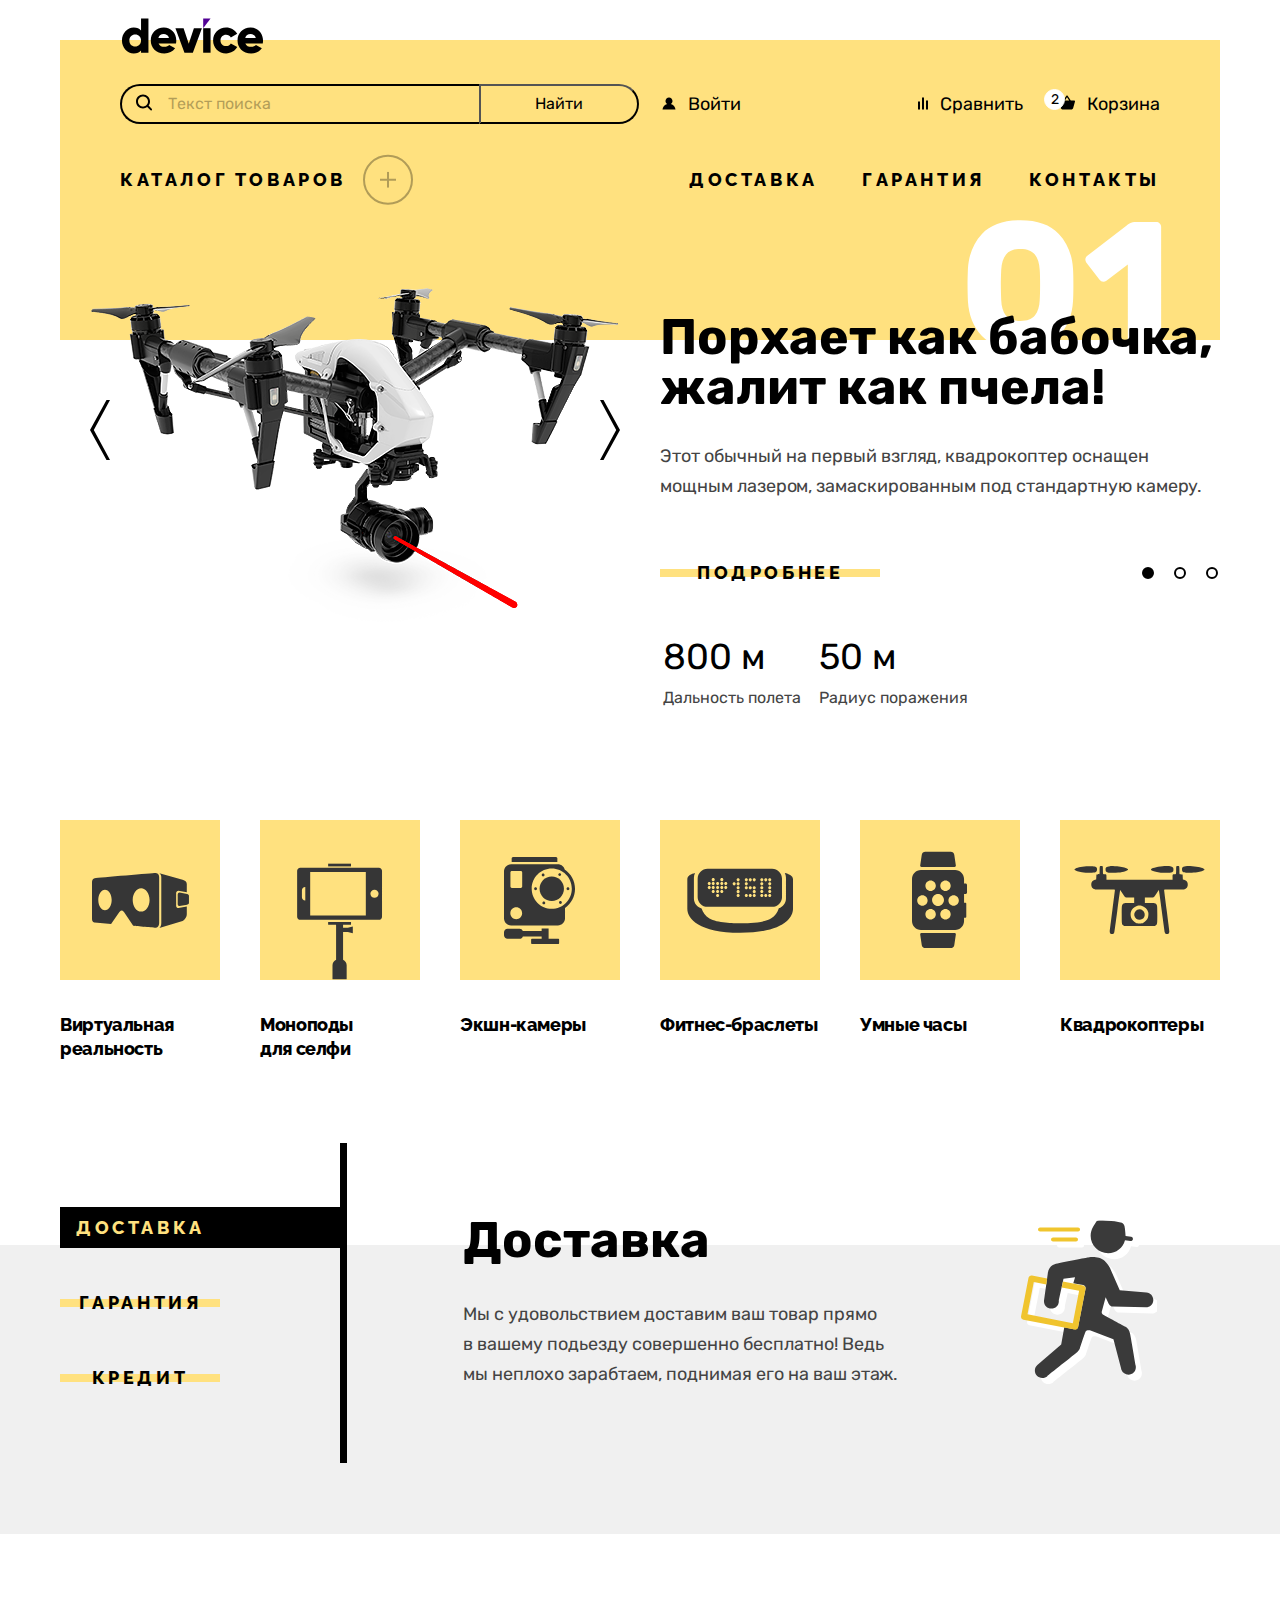
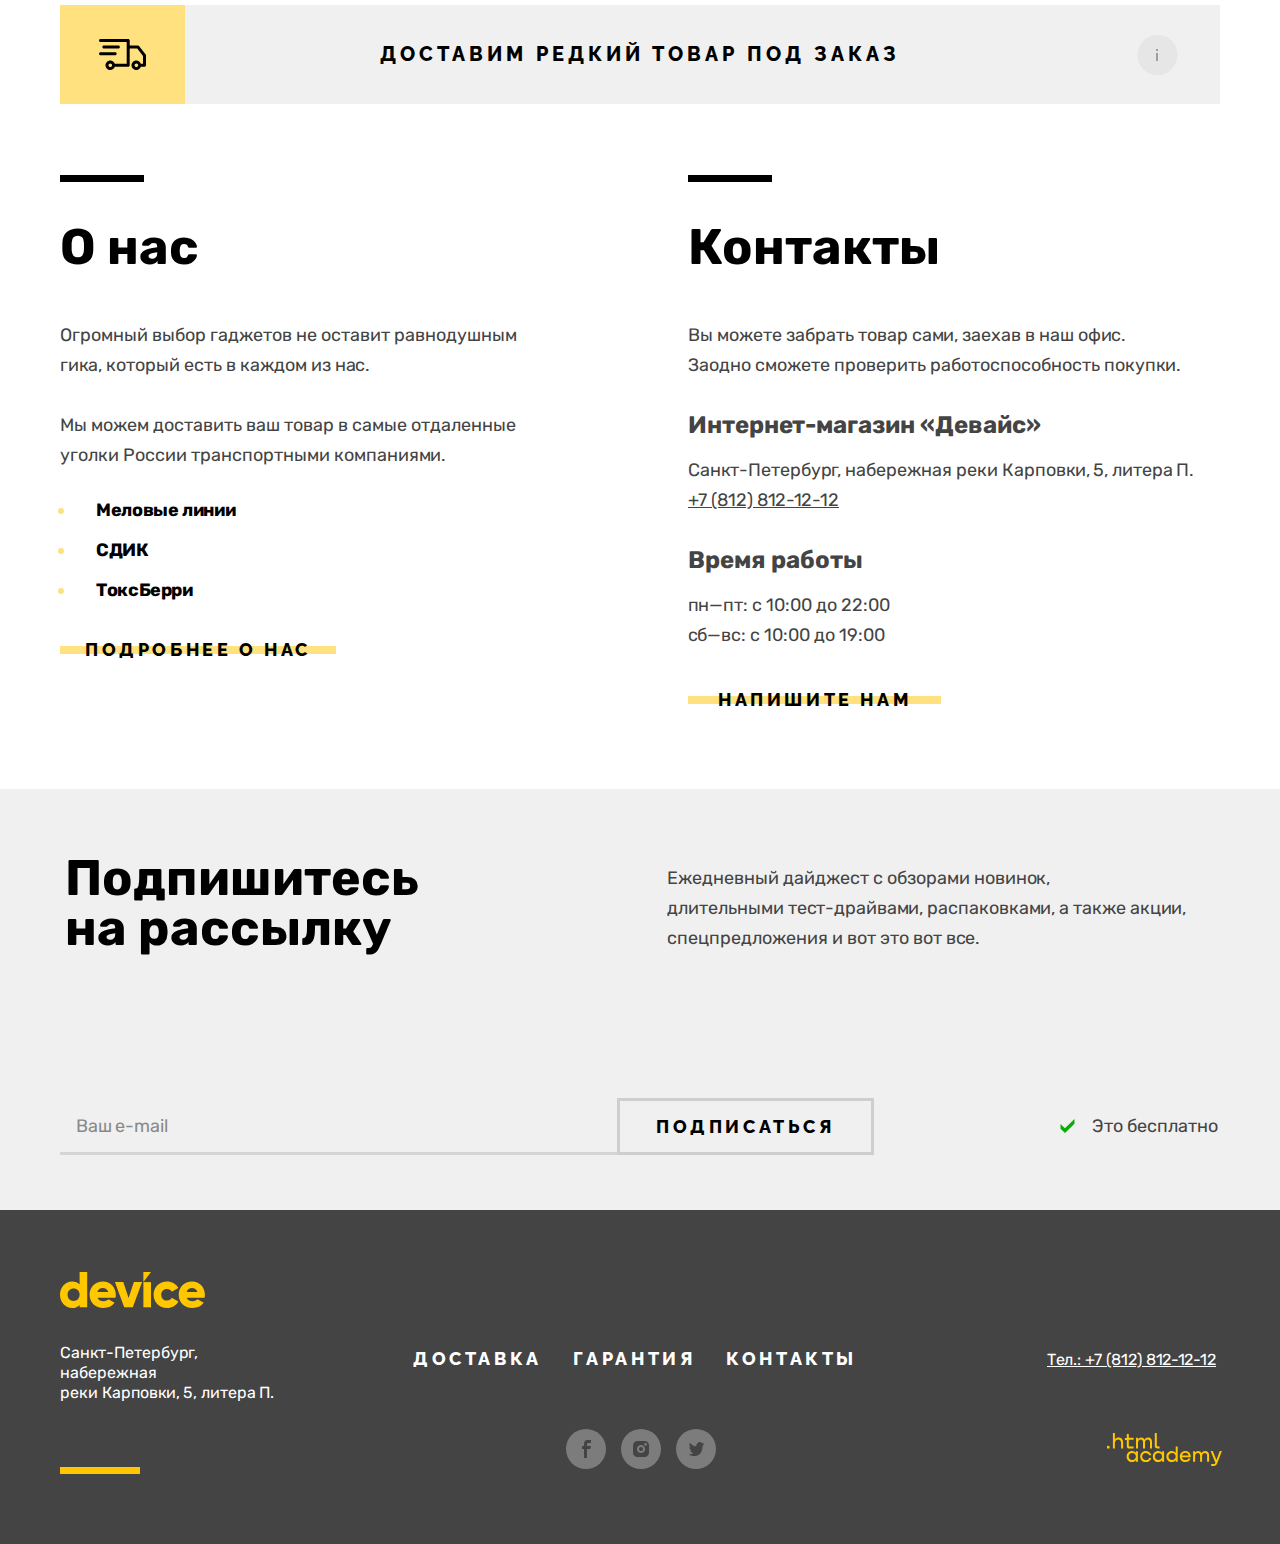
<file: index.html>
<!DOCTYPE html>
<html lang="ru">
  <head>
    <meta charset="utf-8">
    <title>HTML Academy: Девайс</title>
    <link rel="icon" type="image/png" sizes="32x32" href="images/favicon.png">
    <link rel="stylesheet" href="styles/normalize.css">
    <link rel="stylesheet" href="styles/styles.css">
  </head>
  <body>
    <header class="main-header">
      <div class="header-inner">
        <a class="logo_link" href="index.html">
          <img class="logo_img" src="images/logo_device.svg" width="145" height="36" alt="Логотип Device">
        </a>
        <nav class="site-nav">
        <form class="search-pad" method="get" action="https://echo.htmlacademy.ru/">
          <svg class="icon-search" width="16" height="17" viewBox="0 0 16 17" fill="none" xmlns="http://www.w3.org/2000/svg" aria-hidden="true" focusable="false">
              <path d="M15.7 14.6889L12.6 11.5889C13.5 10.3889 14 8.98892 14 7.38892C14 3.48892 10.9 0.388916 7 0.388916C3.1 0.388916 0 3.48892 0 7.38892C0 11.2889 3.1 14.3889 7 14.3889C8.6 14.3889 10 13.8889 11.2 12.9889L14.3 16.0889C14.5 16.2889 14.7 16.3889 15 16.3889C15.6 16.3889 16 15.9889 16 15.3889C16 15.1889 15.9 14.8889 15.7 14.6889ZM2 7.38892C2 4.58892 4.2 2.38892 7 2.38892C9.8 2.38892 12 4.58892 12 7.38892C12 10.1889 9.8 12.3889 7 12.3889C4.2 12.3889 2 10.1889 2 7.38892Z" fill="black"/>
          </svg>
          <label for="text-search"></label>
          <input type="search" id="text-search" name="search" placeholder="Текст поиска">
          <button class="search-submit" type="submit">Найти</button>
        </form>
        <ul class="navigation-user">
          <li class="user-item">
            <a class="user-link log-in" href="#">
              <svg class="icon-user" width="14" height="13" viewBox="0 0 14 13" fill="none" xmlns="http://www.w3.org/2000/svg" aria-hidden="true" focusable="false">
                <path d="M0.5 12.3889H13.5C13.3 9.78892 11.4 7.58892 8.8 6.88892C9.8 6.28892 10.5 5.18892 10.5 3.88892C10.5 1.98892 8.9 0.388916 7 0.388916C5.1 0.388916 3.5 1.98892 3.5 3.88892C3.5 5.18892 4.2 6.28892 5.2 6.88892C2.6 7.58892 0.7 9.78892 0.5 12.3889Z" fill="black"/>
              </svg>
              Войти
            </a>
          </li>
          <li class="user-item">             
            <a class="user-link compare" href="#">
              <svg class="icon-user" width="10" height="13" viewBox="0 0 10 13" fill="none" xmlns="http://www.w3.org/2000/svg" aria-hidden="true" focusable="false">
                <path d="M6 0.388916H4V12.3889H6V0.388916Z" fill="black"/>
                <path d="M2 4.38892H0V12.3889H2V4.38892Z" fill="black"/>
                <path d="M10 3.38892H8V12.3889H10V3.38892Z" fill="black"/>
              </svg> 
              Сравнить
            </a>
          </li>
          <li class="user-item">
            <a class="user-link cart" href="#">
              <span class="item-counter">2</span>
              <svg class="icon-user" width="16" height="15" viewBox="0 0 16 15" fill="none" xmlns="http://www.w3.org/2000/svg" aria-hidden="true" focusable="false">
                <path d="M15.3 5.38892L11.8 5.58892L8.6 0.688916C8.5 0.488916 8.2 0.388916 8 0.388916C7.8 0.388916 7.5 0.488916 7.4 0.688916L4.2 5.58892H0.7C0.3 5.58892 0 5.88892 0 6.28892C0 6.38892 0 6.38892 0 6.48892L1.9 13.2889C2.1 13.9889 2.6 14.3889 3.3 14.3889H12.7C13.4 14.3889 13.9 13.9889 14.1 13.2889L16 6.38892C16 6.28892 16 6.28892 16 6.18892C16 5.78892 15.7 5.38892 15.3 5.38892ZM8 2.28892L10.2 5.48892H5.9L8 2.28892Z" fill="black"/>
              </svg>
              Корзина
            </a>
              <div class="mini-cart">
                <svg class="mini-cart-arrow" width="14" height="7" viewBox="0 0 14 7" fill="none" xmlns="http://www.w3.org/2000/svg" aria-hidden="true" focusable="false">
                  <path d="M14 6.77783H0L7 0.777832L14 6.77783Z" fill="black"/>
                </svg>
                <ul class="mini-cart-items">
                  <li>
                    <a class="mini-cart-item" href="#">
                      <img src="images/product-1.png" height="43" width="43" alt="Фото Любительской селфи-палки">
                      Любительская<br>селфи-палка
                    </a>
                    <button class="delete-item" type="button">
                      <svg width="10" height="11" viewBox="0 0 10 11" fill="none" xmlns="http://www.w3.org/2000/svg">
                        <path d="M10 1.68692L9.09091 0.777832L5 4.86874L0.909091 0.777832L0 1.68692L4.09091 5.77783L0 9.86874L0.909091 10.7778L5 6.68692L9.09091 10.7778L10 9.86874L5.90909 5.77783L10 1.68692Z" fill="white"/>
                      </svg>
                    </button>
                  </li>
                  <li>
                    <a class="mini-cart-item" href="#">
                      <img src="images/product-2.png" height="43" width="43" alt="Фото Профессиональной селфи-палки">
                      Профессиональная<br>селфи-палка
                    </a>
                    <button class="delete-item" type="button">
                      <svg width="10" height="11" viewBox="0 0 10 11" fill="none" xmlns="http://www.w3.org/2000/svg">
                        <path d="M10 1.68692L9.09091 0.777832L5 4.86874L0.909091 0.777832L0 1.68692L4.09091 5.77783L0 9.86874L0.909091 10.7778L5 6.68692L9.09091 10.7778L10 9.86874L5.90909 5.77783L10 1.68692Z" fill="white"/>
                      </svg>
                    </button>
                  </li>
                </ul>
                <ul class="about-mini-cart">
                  <li class="info-mini-cart">
                    Товаров: 2
                  </li>
                  <li class="info-mini-cart">
                    Сумма: 2000 ₽
                  </li>
                </ul>
                <a class="open-cart-button" href="#">
                  Открыть корзину
                </a>
              </div>
          </li>
        </ul>
      </nav>
      <nav class="site-nav">
        <button class="open-catalog" type="button">
          <b>Каталог товаров</b>
          <svg width="50" height="51" viewBox="0 0 50 51" fill="none" xmlns="http://www.w3.org/2000/svg" aria-hidden="true" focusable="false">
            <circle cx="25" cy="25.787" r="24" stroke="black" stroke-width="2"/>
            <g clip-path="url(#clip0_11423_1729)">
            <path d="M33 24.787H26V17.787H24V24.787H17V26.787H24V33.787H26V26.787H33V24.787Z" fill="black"/>
          </g>
          <defs>
            <clipPath id="clip0_11423_1729">
              <rect width="16" height="16" fill="white" transform="translate(17 17.787)"/>
            </clipPath>
          </defs>
          </svg>
        </button>
          <div class="menu-container">
            <ul class="menu-pages">
              <li class="menu-page">
                <a class="menu-link" href="#">Виртуальная реальность</a>
              </li>
              <li class="menu-page">
                <a class="menu-link" href="catalog.html">Моноподы для cелфи</a>
              </li>
              <li class="menu-page">
                <a class="menu-link" href="#">Экшн-камеры</a>
              </li>
              <li class="menu-page">
                <a class="menu-link" href="#">Фитнес-браслеты</a>
              </li>
              <li class="menu-page">
                <a class="menu-link" href="#">Умные часы</a>
              </li>
              <li class="menu-page">
              </li>
              <li class="menu-page">
                <a class="menu-link" href="#">Квадрокоптеры</a>
              </li>
            </ul>
          </div>
        <ul class="navigation-site">
          <li class="navigation-item">
            <a class="navigation-link" href="#">Доставка</a>
          </li>
          <li class="navigation-item">
            <a class="navigation-link" href="#">Гарантия</a>
          </li>
          <li class="navigation-item">
            <a class="navigation-link" href="#">Контакты</a>
          </li>
        </ul>
      </nav>
    </div>
    </header>
    <main class="index-main">
      <div class="page-container">
      <h1 class="visually-hidden">Интернет-магазин &laquo;Девайс&raquo;</h1>
      <section class="bestsellers index-columns">
        <h2 class="visually-hidden">Бестселлеры</h2>
        <div class="bestseller-item-photo">
          <img class="slider-image" src="images/slider-1.png" width="560" height="560" alt="Товар бестселлер">
          <button class="slider-button slider-prev" type="button">
            <svg width="20" height="60" viewBox="0 0 20 60" fill="none" xmlns="http://www.w3.org/2000/svg" aria-hidden="true" focusable="false">
              <path d="M20 60H16.5L0 30L16.5 0H20L3.8 30L20 60Z" fill="black"/>
            </svg>
          </button>
          <button class="slider-button slider-next" type="button">
            <svg width="20" height="60" viewBox="0 0 20 60" fill="none" xmlns="http://www.w3.org/2000/svg" aria-hidden="true" focusable="false">
              <path d="M-5.24537e-06 1.74846e-06L3.49999 1.44248e-06L20 30L3.5 60L0 60L16.2 30L-5.24537e-06 1.74846e-06Z" fill="black"/>
            </svg>
          </button>
        </div>
        <div class="bestseller-item-decription">
          <h2 class="titles head-decription">Порхает как бабочка,<br>жалит как пчела! </h2>
          <span class="bestseller-description">
            Этот обычный на первый взгляд, квадрокоптер оснащен<br>
            мощным лазером, замаскированным под стандартную камеру.
          </span>
          <div class="slider-container">
            <a class="link-item" href="#">Подробнее</a>
            <div class="slider-number">
              <a href="#" class="slider-point slider-1 active">
                <svg width="12" height="12" viewBox="0 0 12 12" fill="none" xmlns="http://www.w3.org/2000/svg" aria-hidden="true" focusable="false">
                  <circle cx="6" cy="6" r="5" fill="black" stroke="black" stroke-width="2"/>
                </svg>
              </a>
              <a href="#" class="slider-point slider-2">
                <svg width="12" height="12" viewBox="0 0 12 12" fill="none" xmlns="http://www.w3.org/2000/svg" aria-hidden="true" focusable="false">
                  <circle cx="6" cy="6" r="5" fill="white" stroke="black" stroke-width="2"/>
                </svg>
              </a>
              <a href="#" class="slider-point slider-3">
                <svg width="12" height="12" viewBox="0 0 12 12" fill="none" xmlns="http://www.w3.org/2000/svg" aria-hidden="true" focusable="false">
                  <circle cx="6" cy="6" r="5" fill="white" stroke="black" stroke-width="2"/>
                </svg>
              </a>
            </div>
          </div>
          <table class="item-config">
            <tr>
              <td class="table-cell config">800 м</td>
              <td class="table-cell config">50 м</td>
            </tr>
            <tr>
              <td class="table-cell config-about">Дальность полета</td>
              <td class="table-cell config-about">Радиус поражения</td>
            </tr>
          </table>
        </div>
      </section>
      <section class="catalog index-columns">
        <h2 class="visually-hidden">Категории товаров</h2>
        <ul class="catalog-list index-columns">
          <li class="catalog-item">
            <a class="catalog-link" href="#">
              <div class="catalog-item-back">
                <img class="catalog-icon" src="images/virt-icon.svg" height="55" width="97" alt="Иконка очков виртуальной реальности">
              </div>
              <p>Виртуальная<br>реальность</p>
            </a>
          </li>
          <li class="catalog-item"> 
            <a class="catalog-link" href="catalog.html">
              <div class="catalog-item-back">
                <img class="catalog-icon monopod-icon" src="images/mono-icon.svg" height="117" width="86" alt="Иконка моноподов">
              </div>
              <p>Моноподы<br>для селфи</p>
            </a>
          </li>
          <li class="catalog-item">
            <a class="catalog-link" href="#">
              <div class="catalog-item-back">
                <img class="catalog-icon" src="images/action-icon.svg" height="87" width="72" alt="Иконка экшн-камер">
              </div>
              <p>Экшн-камеры</p>
            </a>
          </li>
          <li class="catalog-item">
            <a class="catalog-link" href="#">
              <div class="catalog-item-back">
                <img class="catalog-icon" src="images/fitness-icon.svg" height="65" width="107" alt="Иконка фитнес-браслетов">
              </div>
              <p>Фитнес-браслеты</p>
            </a>
          </li>
          <li class="catalog-item">
            <a class="catalog-link" href="#">
              <div class="catalog-item-back">
                <img class="catalog-icon" src="images/smart-icon.svg" height="98" width="56" alt="Иконка умных-часов">
              </div>
              <p>Умные часы</p>
            </a>
          </li>
          <li class="catalog-item">
            <a class="catalog-link" href="#">
              <div class="catalog-item-back">
                <img class="catalog-icon" src="images/quad-icon.svg" height="69" width="132" alt="Иконка квадракоптеров">
              </div>
              <p>Квадрокоптеры</p>
            </a>
          </li>
        </ul>
      </section>
    </div>
      <section class="services">
        <div class="page-container index-columns">
        <h2 class="visually-hidden">Сервисы</h2>
        <div class="info-services">
        <ul class="info-list">
          <li class="services-item delivery"><button class="link-item active" type="button">Доставка</button></li>
          <li class="services-item warranty"><button class="link-item" type="button">Гарантия</button></li>
          <li class="services-item credit"><button class="link-item" type="button">Кредит</button></li>
        </ul>
      </div>
        <div class="services-about delivery">
          <h2 class="titles">Доставка</h2>
          <span>Мы с удовольствием доставим ваш товар прямо <br>
            в вашему подьезду совершенно бесплатно! Ведь <br>
            мы неплохо зарабтаем, поднимая его на ваш этаж.
          </span>
        </div>
      </div>
      </section>
      <div class="page-container">
      <section class="about-rare-item">
        <h2 class="visually-hidden">Редкие товары</h2>
        <a class="rare-link" href="#">
          <div class="rare-container">
          <div class="rare-icon-1"></div>
          <div class="rare-list">           
            <p>Доставим редкий товар под заказ</p>
          </div>
          <div class="rare-icon-2"></div>
        </div>
        </a>
      </section>
      <div class="index-columns">
      <section class="about-us">
        <div class="black-icon"></div>
        <h2 class="titles">О нас</h2>
        <span>
          Огромный выбор гаджетов не оставит равнодушным <br>
          гика, который есть в каждом из нас.
        </span>
        <span class="del-com">
          Мы можем доставить ваш товар в самые отдаленные <br>
          уголки России транспортными компаниями.
        </span>
        <ul class="delivery-company">
          <li><b>Меловые линии</b></li>
          <li><b>СДИК</b></li>
          <li><b>ТоксБерри</b></li>
        </ul>
        <a href="#" class="link-item">Подробнее о нас</a>
      </section>
      <section class="contacts">
        <div class="black-icon"></div>
        <h2 class="titles">Контакты</h2>
        <span class="where-get-order">
          Вы можете забрать товар сами, заехав в наш офис. <br>
          Заодно сможете проверить работоспособность покупки.
        </span>
        <h3 class="contacts-titles">Интернет-магазин &laquo;Девайс&raquo;</h3>
        <span class="adress">
          Санкт-Петербург, набережная реки Карповки, 5, литера П.
        </span> <br>
        <a class="contacts-phone" href="tel:+78128121212">+7 (812) 812-12-12</a>
        <h3 class="contacts-titles">Время работы</h3>
        <span class="opening-hours">пн&mdash;пт: с 10:00 до 22:00 <br>
        сб&mdash;вс: с 10:00 до 19:00</span>
        <a href="#" class="link-item">Напишите нам</a>
      </section>
    </div>
  </div>
      <section class="email">
        <div class="page-container">
        <div class="email-inner">
        <h2 class="titles">Подпишитесь на рассылку</h2>
        <span>
          Ежедневный дайджест с обзорами новинок,<br>
          длительными тест-драйвами, распаковками, а также акции,<br>
          спецпредложения и вот это вот все.
        </span>
        <form method="get" action="https://echo.htmlacademy.ru/">
          <label for="email"></label>
          <input type="email" id="email" name="email" placeholder="Ваш e-mail">
          <button type="submit" class="sub-email">Подписаться</button>
        </form>
        <div class="its-free">
          <span>Это бесплатно</span>
        </div>
      </div>
    </div>
      </section>
    </main>
    <footer class="main-footer">
      <div class="footer-inner">
      <div class="footer-cotacts">
      <a class="logo_link" href="index.html">
        <img class="logo_img" src="images/logo_device_orange.svg" width="145" height="36" alt="Логотип Device">
      </a>
      <span>
        Санкт-Петербург, набережная<br>реки Карповки, 5, литера П.
      </span>
      <div class="yellow-stuff"></div>
      </div>
      <div class="footer-nav-inner">
      <nav class="footer-nav"> 
        <ul class="navigation-site">
          <li class="navigation-item"><a href="#" class="navigation-link">Доставка</a></li>
          <li class="navigation-item"><a href="#" class="navigation-link">Гарантия</a></li>
          <li class="navigation-item"><a href="#" class="navigation-link">Контакты</a></li>
        </ul>
      </nav>
      <ul class="socials">
        <li>
          <a class="social-link" href="https://www.facebook.com/htmlacademy">
            <svg width="9" height="18" viewBox="0 0 9 18" fill="none" xmlns="http://www.w3.org/2000/svg" aria-hidden="true" focusable="false">
              <path d="M6.5 3H9V0H5.6C2.8 0 2 1.7 2 4.2V6H0V9H2V18H5V9H8.3L8.9 6H5V4.5C5 3.7 5.3 3 6.5 3Z" fill="#444444"/>
            </svg>
            <span class="visually-hidden">Фейсбук</span>
          </a>
       </li>
        <li>
          <a class="social-link" href="https://www.instagram.com/htmlacademy/">
            <svg width="16" height="16" viewBox="0 0 16 16" fill="none" xmlns="http://www.w3.org/2000/svg" aria-hidden="true" focusable="false">
              <path d="M8 10C9.10457 10 10 9.10457 10 8C10 6.89543 9.10457 6 8 6C6.89543 6 6 6.89543 6 8C6 9.10457 6.89543 10 8 10Z" fill="#444444"/>
              <path d="M14.7 1.3C13.8 0.4 12.7 0 11.3 0H4.7C1.9 0 0 1.9 0 4.7V11.3C0 12.7 0.4 13.9 1.4 14.7C2.3 15.6 3.4 16 4.7 16H11.3C12.7 16 13.9 15.6 14.7 14.7C15.5 13.8 16 12.7 16 11.3V4.7C16 3.3 15.6 2.1 14.7 1.3ZM8 12.1C5.8 12.1 3.9 10.3 3.9 8C3.9 5.7 5.8 3.9 8 3.9C10.2 3.9 12.1 5.7 12.1 8C12.1 10.3 10.2 12.1 8 12.1ZM12.6 4.7C11.9 4.7 11.3 4.2 11.3 3.4C11.3 2.6 11.8 2.1 12.6 2.1C13.3 2.1 13.9 2.7 13.9 3.4C13.9 4.1 13.3 4.7 12.6 4.7Z" fill="#444444"/>
            </svg>
            <span class="visually-hidden">Инстаграм</span>
          </a>
        </li>
        <li>
          <a class="social-link" href="https://twitter.com/htmlacademy_ru">
            <svg width="15" height="15" viewBox="0 0 15 15" fill="none" xmlns="http://www.w3.org/2000/svg" aria-hidden="true" focusable="false">
              <path d="M9.7 0.155143C11.2 -0.344857 12.3 0.455143 12.9 1.25514C13.4 1.05514 14 0.855143 14.6 0.655143C14.6 1.45514 14.1 2.05514 13.8 2.25514C14.5 2.45514 15 1.85514 15 1.85514C14.9 2.75514 14.1 3.55514 13.6 3.75514C13.4 10.0551 10.8 14.1551 4.7 14.0551C4.2 14.0551 4.8 14.0551 4.3 14.0551C4 14.0551 0.6 13.6551 0 12.2551C2 12.4551 3.4 11.8551 4.1 11.1551C3.3 10.8551 1.7 10.7551 1.5 8.35514C1.8 8.55514 2 8.65514 2.6 8.55514C1.5 7.75514 0.3 7.05514 0.4 5.05514C0.7 5.35514 1.3 5.55514 1.6 5.45514C1 5.25514 -0.2 2.35514 0.8 0.855143C2.4 2.55514 4.1 4.25514 7.1 4.35514C7.3 2.25514 8.1 0.855143 9.7 0.155143Z" fill="#444444"/>
            </svg>
            <span class="visually-hidden">Твиттер</span>
          </a>
        </li>
      </ul>
      </div>
      <div class="footer-tel">
      <a class="contacts-phone" href="tel:+78128121212">Тел.: +7 (812) 812-12-12</a>
      <a class="logo_academy" href="https://htmlacademy.ru/">
        <svg width="115" height="33" viewBox="0 0 115 33" fill="#FFC700" xmlns="http://www.w3.org/2000/svg" aria-hidden="true" focusable="false">
          <path d="M0 12.9V15.5H2.5V12.9H0Z" fill="#FFC700"/>
          <path d="M11.6 4.5C10 4.5 8.8 5.2 8 6.2H7.9V0H5.9V15.5H7.9V10.2C7.9 8.1 9.2 6.6 11.2 6.6C13 6.6 14.1 8 14.1 9.8V15.5H16.1V9.4C16.2 6.4 14.3 4.5 11.6 4.5Z" fill="#FFC700"/>
          <path d="M26.6 4.8H21.8V1.1H19.8V4.9H17.9V6.9H19.8V12.9C19.8 14.6 20.8 15.6 22.5 15.6H26.6V13.6H22.9C22.2 13.6 21.8 13.2 21.8 12.5V6.8H26.6V4.8Z" fill="#FFC700"/>
          <path d="M41.1 4.6C39.5 4.6 38.2 5.4 37.6 6.7H37.5C36.9 5.5 35.7 4.6 34.1 4.6C32.7 4.6 31.6 5.4 31 6.4H30.9V4.8H29V15.4H31V10C31 8 32 6.5 33.6 6.5C35.1 6.5 36 7.5 36 9.1V15.4H38V9.8C38 7.4 39.4 6.5 40.6 6.5C42.1 6.5 43 7.5 43 9.1V15.4H45V8.9C45.1 6.4 43.6 4.6 41.1 4.6Z" fill="#FFC700"/>
          <path d="M47.8 12.7C47.8 14.4 48.8 15.4 50.6 15.4H52.6V13.4H50.9C50.2 13.4 49.8 13 49.8 12.3V0H47.8V12.7Z" fill="#FFC700"/>
          <path d="M28.9 19.7C28 18.6 26.7 17.9 25 17.9C21.9 17.9 19.6 20.2 19.6 23.5C19.6 26.8 21.9 29.1 25 29.1C26.8 29.1 28 28.3 28.8 27.2H28.9V28.8H30.9V18.2H28.9V19.7ZM25.3 27.1C23.1 27.1 21.7 25.5 21.7 23.5C21.7 21.5 23.1 19.9 25.3 19.9C27.5 19.9 28.9 21.5 28.9 23.5C28.9 25.4 27.5 27.1 25.3 27.1Z" fill="#FFC700"/>
          <path d="M44.2 22C43.7 19.6 41.6 17.9 38.8 17.9C35.4 17.9 33.2 20.4 33.2 23.5C33.2 26.6 35.4 29.1 38.8 29.1C41.6 29.1 43.7 27.3 44.2 24.9H42.1C41.7 26.2 40.4 27.2 38.8 27.2C36.6 27.2 35.2 25.6 35.2 23.6C35.2 21.6 36.6 20 38.8 20C40.4 20 41.6 21 42.1 22.2H44.2V22Z" fill="#FFC700"/>
          <path d="M55.1 19.7C54.2 18.6 52.9 17.9 51.2 17.9C48.1 17.9 45.8 20.2 45.8 23.5C45.8 26.8 48.1 29.1 51.2 29.1C53 29.1 54.2 28.3 55 27.2H55.1V28.8H57.1V18.2H55.1V19.7ZM51.5 27.1C49.3 27.1 47.9 25.5 47.9 23.5C47.9 21.5 49.3 19.9 51.5 19.9C53.7 19.9 55.1 21.5 55.1 23.5C55.1 25.4 53.6 27.1 51.5 27.1Z" fill="#FFC700"/>
          <path d="M68.7 19.8C67.8 18.7 66.5 17.9 64.8 17.9C61.7 17.9 59.4 20.2 59.4 23.5C59.4 26.8 61.6 29.1 64.8 29.1C66.5 29.1 67.8 28.3 68.6 27.3H68.7V28.8H70.7V13.4H68.7V19.8ZM65.1 27.1C62.9 27.1 61.5 25.5 61.5 23.5C61.5 21.5 62.9 19.9 65.1 19.9C67.3 19.9 68.7 21.5 68.7 23.5C68.6 25.5 67.2 27.1 65.1 27.1Z" fill="#FFC700"/>
          <path d="M78.3 17.9C75 17.9 72.8 20.4 72.8 23.5C72.8 26.5 74.9 29.1 78.3 29.1C80.8 29.1 82.8 27.8 83.5 25.5H81.4C80.9 26.5 79.8 27.1 78.4 27.1C76.5 27.1 75.1 25.8 75 24.2H83.8C84 20.6 81.8 17.9 78.3 17.9ZM78.3 19.8C80 19.8 81.3 20.8 81.6 22.4H75.1C75.4 20.9 76.6 19.8 78.3 19.8Z" fill="#FFC700"/>
          <path d="M98.2 17.9C96.6 17.9 95.3 18.7 94.6 19.9H94.5C93.9 18.7 92.7 17.9 91.1 17.9C89.7 17.9 88.6 18.6 88 19.7V18.2H86.1V28.8H88.1V23.4C88.1 21.4 89.1 20 90.7 19.9C92.2 19.9 93.1 20.9 93.1 22.5V28.8H95.1V23.2C95.1 20.8 96.5 19.9 97.7 19.9C99.2 19.9 100.1 20.9 100.1 22.5V28.8H102.1V22.3C102.2 19.7 100.7 17.9 98.2 17.9Z" fill="#FFC700"/>
          <path d="M109.4 27L105.8 18.1H103.6L108.4 29.7C108.1 30.6 107.7 30.9 106.7 30.9H104.2V32.9H106.7C108.5 32.9 109.5 32.1 110.2 30.3L114.9 18.1H112.8L109.4 27Z" fill="#FFC700"/>
        </svg>
      </a>
    </div>
    </div>
    </footer>
    <div class="modal-container">
      <div class="modal modal-auth">
        <button class="modal-close-button">
          <span class="visually-hidden">Закрыть</span>
        </button>
        <section class="modal-content">
          <h2 class="modal-title">Личный кабинет</h2>
          <form class="auth-form" action="https://echo.htmlacademy.ru/" method="post">
            <p class="field-group">
              <label for="auth-name">Ваше имя:</label>
              <input class="auth-form-field field auth-name" type="text" id="auth-name" name="auth-name" placeholder="Введите имя">
              <svg class="modal-name" width="13" height="12" viewBox="0 0 13 12" fill="none" xmlns="http://www.w3.org/2000/svg" aria-hidden="true" focusable="false">
                <path d="M0 12H13C12.8 9.4 10.9 7.2 8.3 6.5C9.3 5.9 10 4.8 10 3.5C10 1.6 8.4 0 6.5 0C4.6 0 3 1.6 3 3.5C3 4.8 3.7 5.9 4.7 6.5C2.1 7.2 0.2 9.4 0 12Z" fill="#B3B3B3"/>
              </svg> 
            </p>
            <p class="field-group">
              <label for="auth-email">Ваш e-mail:</label>
              <input class="auth-form-field field auth-email" type="email" id="auth-email" name="auth-email" placeholder="Введите e-mail">
              <svg class="modal-email" width="15" height="12" viewBox="0 0 15 12" fill="none" xmlns="http://www.w3.org/2000/svg" aria-hidden="true" focusable="false">
                <path d="M7.6 8C7.2 8 7 7.9 6.6 7.7L0 4V11C0 11.6 0.4 12 0.9 12H14.1C14.7 12 15 11.6 15 11V4L8.5 7.7C8.1 7.9 7.9 8 7.6 8ZM14.1 0H0.9C0.4 0 0 0.5 0 1V1.8L7.5 6L15 1.8V1C15 0.5 14.6 0 14.1 0Z" fill="#B3B3B3"/>
              </svg>
            </p>
            <p class="field-group">
              <label for="auth-need">Что нужно привезти:</label>
              <input class="auth-form-field field auth-need" type="text" id="auth-need" name="auth-need" placeholder="В свободной форме">
            </p>
            <p class="field-group">
              <label class="how-much" for="auth-count">Количество:
                <svg class="tooltip-icon" width="26" height="26" viewBox="0 0 26 26" fill="none" xmlns="http://www.w3.org/2000/svg" aria-hidden="true" focusable="false">
                  <circle cx="13" cy="13" r="13" fill="#FFE17F"/>
                  <path d="M14 7H12V9H14V7Z" fill="black"/>
                  <path d="M14 11H12V19H14V11Z" fill="black"/>
                </svg>
                <b class="tooltip">
                  <svg class="tooltip-arrow" width="14" height="7" viewBox="0 0 14 7" fill="none" xmlns="http://www.w3.org/2000/svg" aria-hidden="true" focusable="false">
                    <path d="M14 6.77783H0L7 0.777832L14 6.77783Z" fill="black"/>
                  </svg>
                  Постараемся найти, сколько нужно. Привезём сколько получится по требованиям к провозу багажа.
                </b>
              </label>
                <button type="button" class="button-count minus">
                  <svg class="modal-minus" width="16" height="2" viewBox="0 0 16 2" fill="none" xmlns="http://www.w3.org/2000/svg" aria-hidden="true" focusable="false">
                    <path d="M16 0H0V2H16V0Z" fill="black"/>
                  </svg>
                </button>
                <input class="auth-form-field field auth-count" type="text" id="auth-count" name="auth-count" value="1">
                <button type="button" class="button-count plus">
                  <svg class="modal-plus" width="16" height="16" viewBox="0 0 16 16" fill="none" xmlns="http://www.w3.org/2000/svg" aria-hidden="true" focusable="false">
                    <path d="M16 7H9V0H7V7H0V9H7V16H9V9H16V7Z" fill="black"/>
                  </svg>                    
                </button>
            </p>
            <button type="submit" class="link-item">Отправить</button>
          </form>
        </section>
      </div>
    </div>
  </body>
</html>
</file>
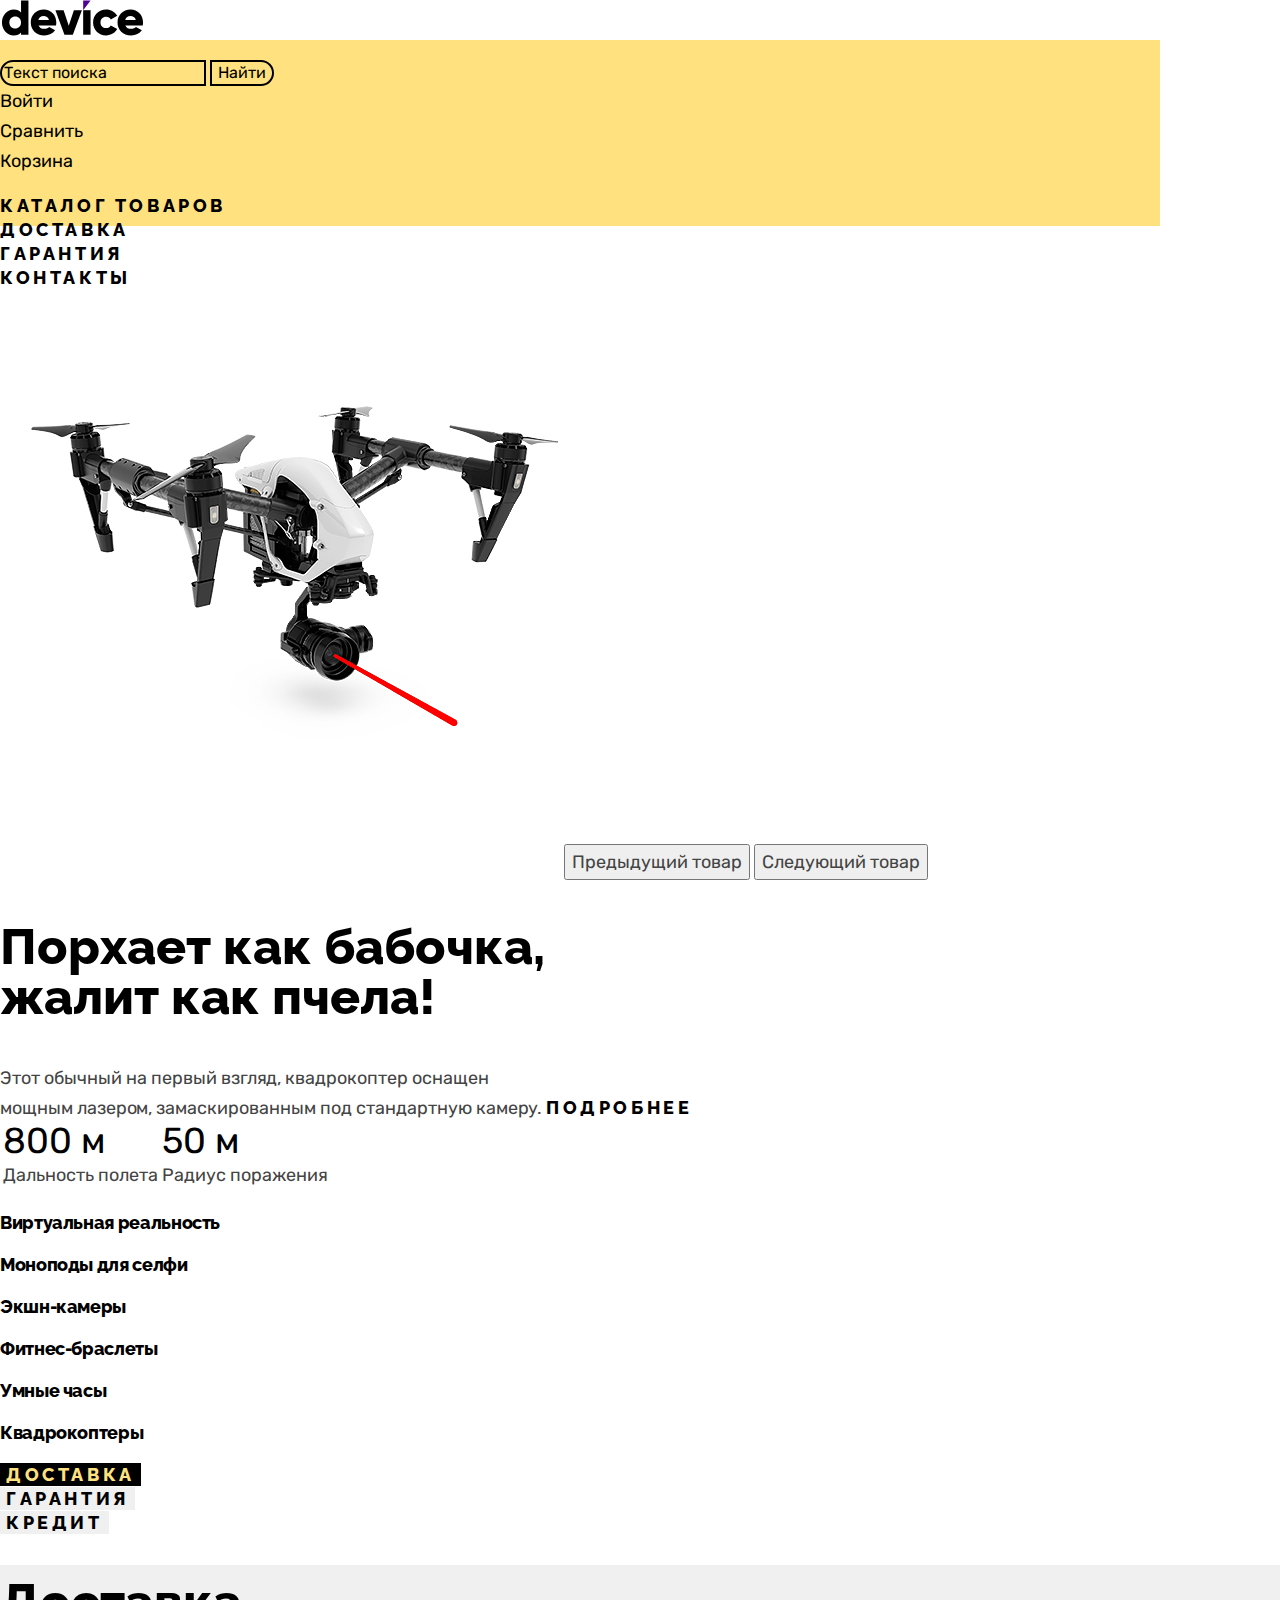
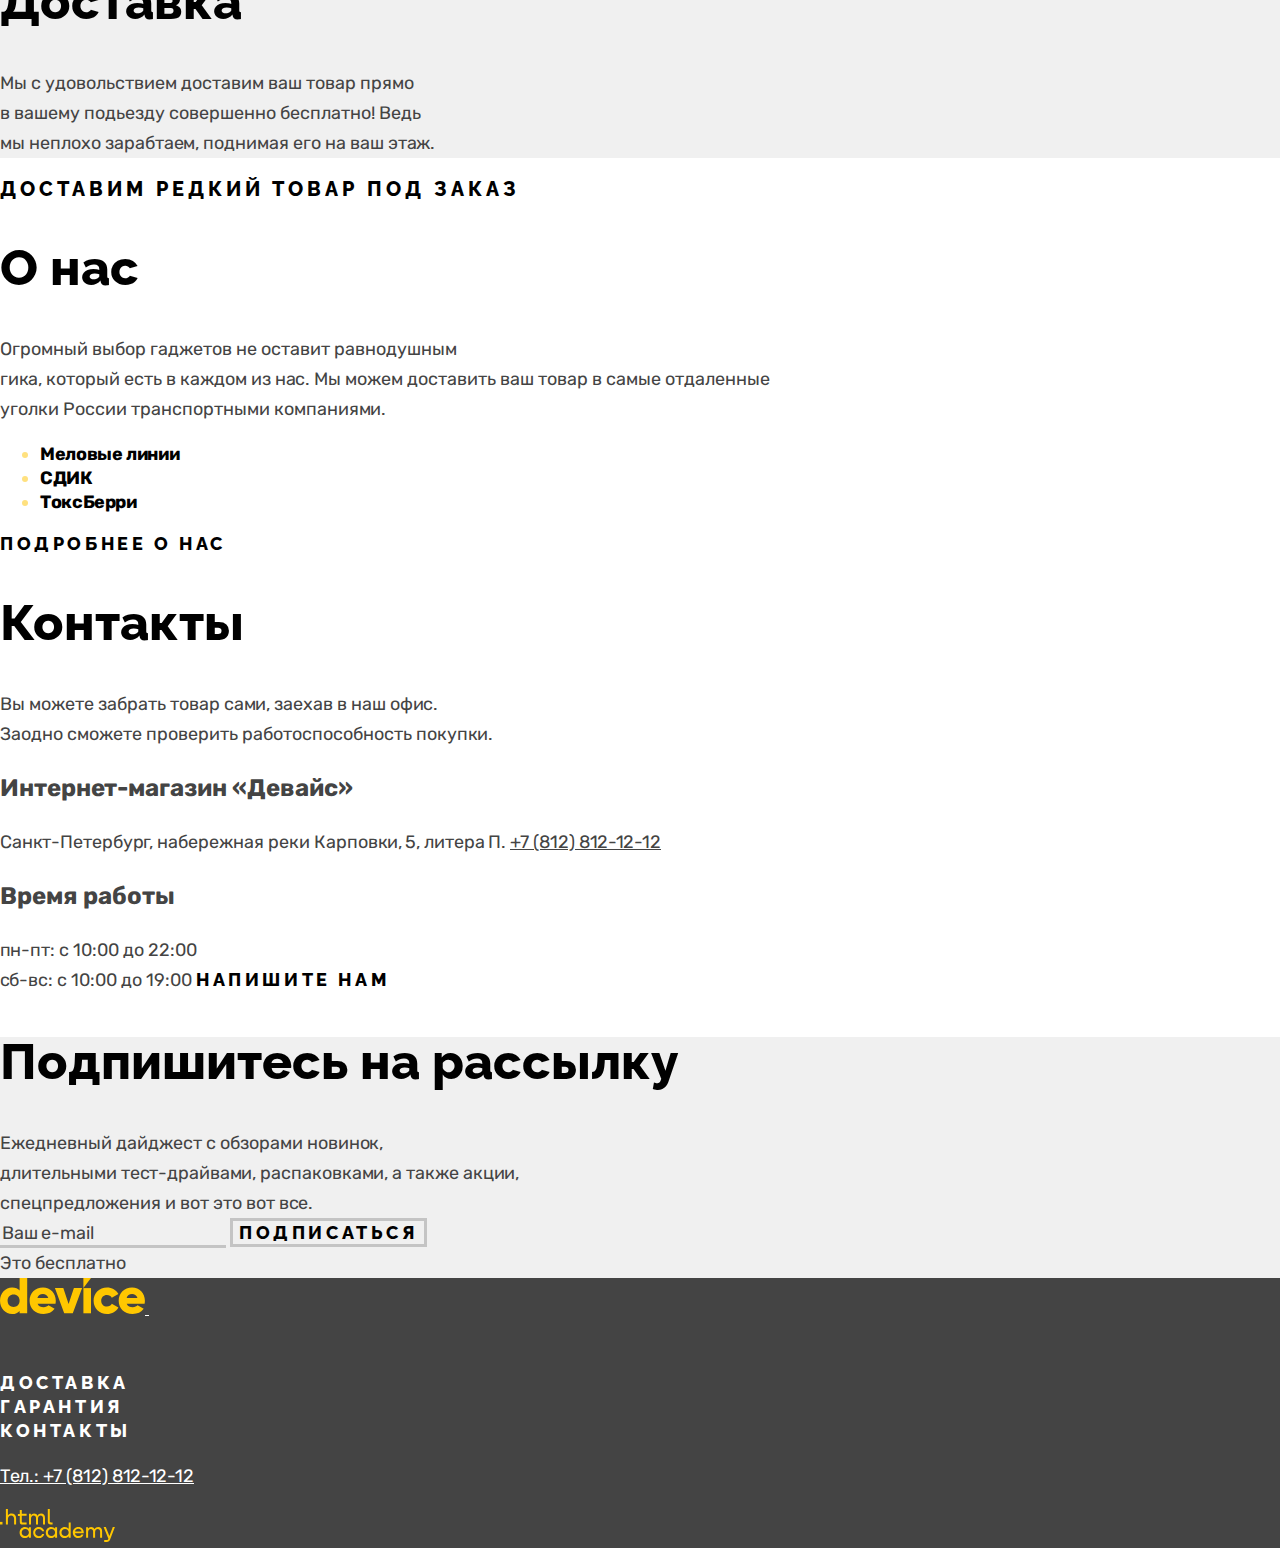
<file: 3/index.html>
<!DOCTYPE html>
<html lang="ru">
  <head>
    <meta charset="utf-8">
    <title>HTML Academy: Девайс</title>
    <!-- <link rel="preconnect" href="https://fonts.googleapis.com">
    <link rel="preconnect" href="https://fonts.gstatic.com" crossorigin>
    <link href="https://fonts.googleapis.com/css2?family=Raleway:wght@800&family=Rubik:wght@400;700&display=swap" rel="stylesheet"> -->
    <link rel="stylesheet" href="styles/normalize.css">
    <link rel="stylesheet" href="styles/styles.css">
    <base href="https://htmlacademy-htmlcss.github.io/2012749-device-33/3/">
</head>
  <body>
    <header class="main-header">
      <nav>
        <a class="logo_link" href="index.html">
          <img class="logo_img" src="images/logo_device.svg" width="145" height="36" alt="Логотип Device">
        </a>
        <ul class="navigation-user">
          <li class="navigation-item">
            <form method="get" action="https://echo.htmlacademy.ru/">
              <!-- <label for="search" class="visual-hidden">Поиск по сайту</label> -->
              <input type="search" id="search" name="search" placeholder="Текст поиска">
              <input type="submit" value="Найти">
            </form>
          </li>
          <li class="navigation-item">
            <a class="user-link" href="#">Войти</a>
          </li>
          <li class="navigation-item">
            <a class="user-link" href="#">Сравнить</a>
          </li>
          <li class="navigation-item">
            <a class="user-link" href="#">Корзина</a>
          </li>
        </ul>
        <ul class="navigation-site">
          <li class="navigation-item">
            <a class="navigation-link" href="catalog.htnl">Каталог товаров</a>
          </li>
          <li class="navigation-item">
            <a class="navigation-link" href="#">Доставка</a>
          </li>
          <li class="navigation-item">
            <a class="navigation-link" href="#">Гарантия</a>
          </li>
          <li class="navigation-item">
            <a class="navigation-link" href="#">Контакты</a>
          </li>
        </ul>
      </nav>
    </header>
    <main class="index-main">
      <h1 class="visual-hidden">Интернет-магазин &laquo;Девайс&raquo;</h1>
      <section class="bestsellers">
        <h2 class="visual-hidden">Бестселлеры</h2>
        <div class="bestseller-item-photo">
          <img class="slider-image" src="images/slider-1.png" width="560" height="560" alt="Товар бестселлер">
          <button class="slider-button slider-prev" type="button">
            <span class="visually-hidden">Предыдущий товар</span>
          </button>
          <button class="slider-button slider-next" type="button">
            <span class="visually-hidden">Следующий товар</span>
          </button>
      </div>
        <div class="bestseller-item-decription">
          <h2>Порхает как бабочка,<br>жалит как пчела! </h2>
          <span class="bestseller-description">
            Этот обычный на первый взгляд, квадрокоптер оснащен<br>
            мощным лазером, замаскированным под стандартную камеру.
          </span>
          <a class="link-item" href="#">Подробнее</a>
          <table class="item-config">
            <tr >
              <td class="config">800 м</td>
              <td class="config">50 м</td>
            </tr>
            <tr>
              <td><span>Дальность полета</span></td>
              <td><span>Радиус поражения</span></td>
            </tr>
          </table>
        </div>
      </section>
      <section class="catalog">
        <h2 class="visual-hidden">Категории товаров</h2>
        <ul class="catalog-list">
          <li class="catalog-item">
            <a href="#">
              <!-- <img src=""> -->
              <p>Виртуальная реальность</p>
            </a>
          </li>
          <li class="catalog-item"> 
            <a href="catalog.html">
              <p>Моноподы для селфи</p>
            </a>
          </li>
          <li class="catalog-item">
            <a href="#">
              <p>Экшн-камеры</p>
            </a>
          </li>
          <li class="catalog-item">
            <a href="#">
              <p>Фитнес-браслеты</p>
            </a>
          </li>
          <li class="catalog-item">
            <a href="#">
              <p>Умные часы</p>
            </a>
          </li>
          <li class="catalog-item">
            <a href="#">
              <p>Квадрокоптеры</p>
            </a>
          </li>
        </ul>
      </section>
      <section class="services">
        <h2 class="visual-hidden">Сервисы</h2>
        <ul class="info-list">
          <li class="services-item delivery"><button type="button">Доставка</button></li>
          <li class="services-item warranty"><button type="button">Гарантия</button></li>
          <li class="services-item credit"><button type="button">Кредит</button></li>
        </ul>
        <div class="services-about delivery">
          <h2>Доставка</h2>
          <span>Мы с удовольствием доставим ваш товар прямо <br>
            в вашему подьезду совершенно бесплатно! Ведь <br>
            мы неплохо зарабтаем, поднимая его на ваш этаж.
          </span>
        </div>
      </section>
      <!--Я не понимаю что представляет из себя эта секция и как ее реализовать-->
      <!--Может прописать потом для этой ссылки display: block ?-->
      <section class="about-rare-item">
        <h2 class="visual-hidden">Редкие товары</h2>
        <a href="#">
          <div class="rare-list">           
            <p>Доставим редкий товар под заказ</p>
          </div>
        </a>
      </section>
      <section class="about-us">
        <h2>О нас</h2>
        <span>
          Огромный выбор гаджетов не оставит равнодушным <br>
          гика, который есть в каждом из нас.
        </span>
        <span>
          Мы можем доставить ваш товар в самые отдаленные <br>
          уголки России транспортными компаниями.
        </span>
        <ul class="delivery-company">
          <li><b>Меловые линии</b></li>
          <li><b>СДИК</b></li>
          <li><b>ТоксБерри</b></li>
        </ul>
        <a href="#" class="link-item">Подробнее о нас</a>
      </section>
      <section class="contacts">
        <h2>Контакты</h2>
        <span>
          Вы можете забрать товар сами, заехав в наш офис. <br>
          Заодно сможете проверить работоспособность покупки.
        </span>
        <h3>Интернет-магазин &laquo;Девайс&raquo;</h3>
        <span>
          Санкт-Петербург, набережная реки Карповки, 5, литера П.
        </span>
        <a class="contacts-phone" href="tel:+78128121212">+7 (812) 812-12-12</a>
        <h3>Время работы</h3>
        <span>пн-пт: с 10:00 до 22:00 <br>
        сб-вс: с 10:00 до 19:00</span>
        <a href="#" class="link-item">Напишите нам</a>
      </section>
      <section class="email">
        <h2>Подпишитесь на рассылку</h2>
        <span>
          Ежедневный дайджест с обзорами новинок,<br>
          длительными тест-драйвами, распаковками, а также акции,<br>
          спецпредложения и вот это вот все.
        </span>
        <form method="get" action="https://echo.htmlacademy.ru/">
          <!-- <label for="search" class="visual-hidden">Поиск по сайту</label> -->
          <input type="email" id="email" name="email" placeholder="Ваш e-mail">
          <input type="submit" value="Подписаться">
        </form>
        <div class="its-free">
          <span>Это бесплатно</span>
        </div>
      </section>
    </main>
    <footer class="main-footer">
      <a class="logo_link" href="index.html">
        <img class="logo_img" src="images/logo_device_orange.svg" width="145" height="36" alt="Логотип Device">
      </a>
      <span>
        Санкт-Петербург, набережная<br>
        реки Карповки, 5, литера П.
      </span>
      <nav class="footer-nav"> 
        <ul class="navigation-site">
          <li><a href="#" class="navigation-link">Доставка</a></li>
          <li><a href="#" class="navigation-link">Гарантия</a></li>
          <li><a href="#" class="navigation-link">Контакты</a></li>
        </ul>
      </nav>
      <a class="contacts-phone" href="tel:+78128121212">Тел.: +7 (812) 812-12-12</a>
      <ul class="socials">
        <li><a href="https://www.facebook.com/htmlacademy"><span class="visual-hidden">Фейсбук</span></a></li>
        <li><a href="https://www.instagram.com/htmlacademy/"><span class="visual-hidden">Инстаграм</span></li>
        <li><a href="https://twitter.com/htmlacademy_ru"><span class="visual-hidden">Твиттер</span></a></li>
      </ul>
      <a class="logo_academy" href="https://htmlacademy.ru/">
        <img class="logo_img" src="images/logo_academy.svg" width="115" height="33" alt="Логотип Html Academy">
      </a>
    </footer>
  </body>
</html>
</file>
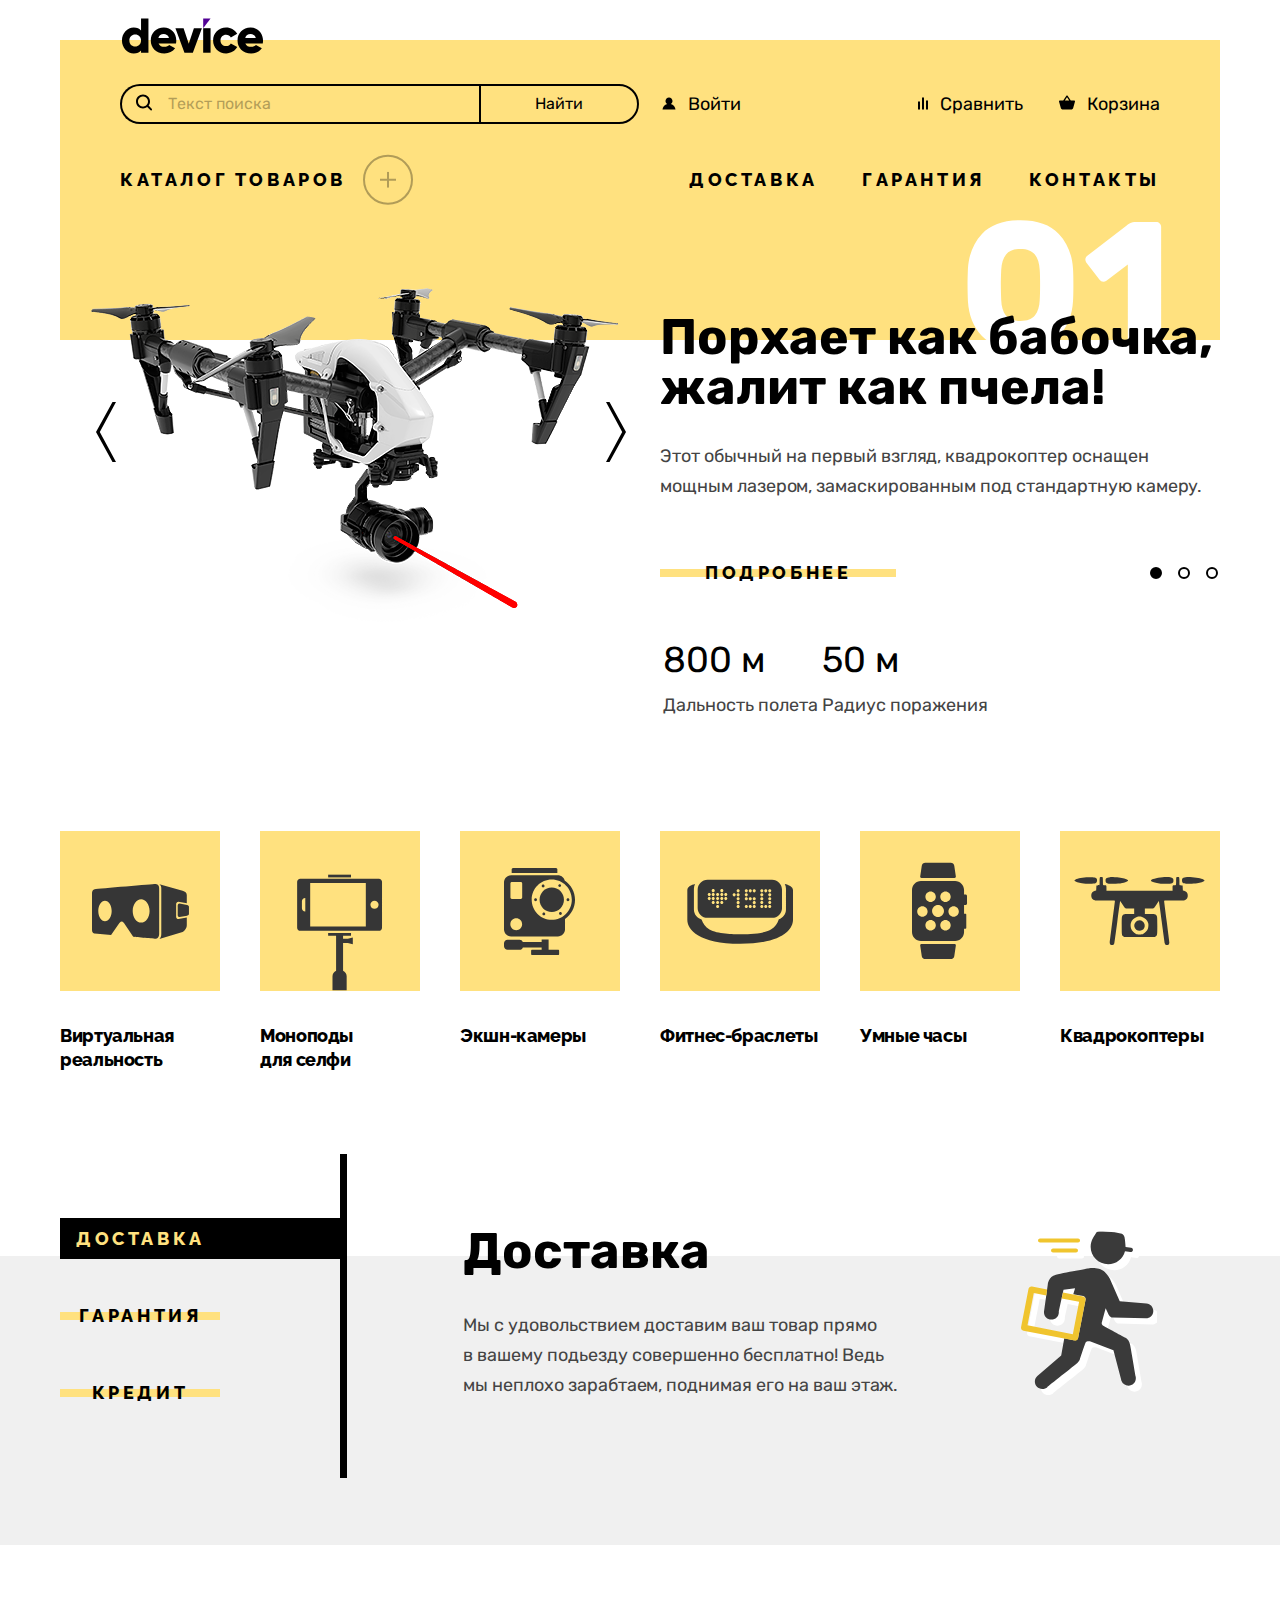
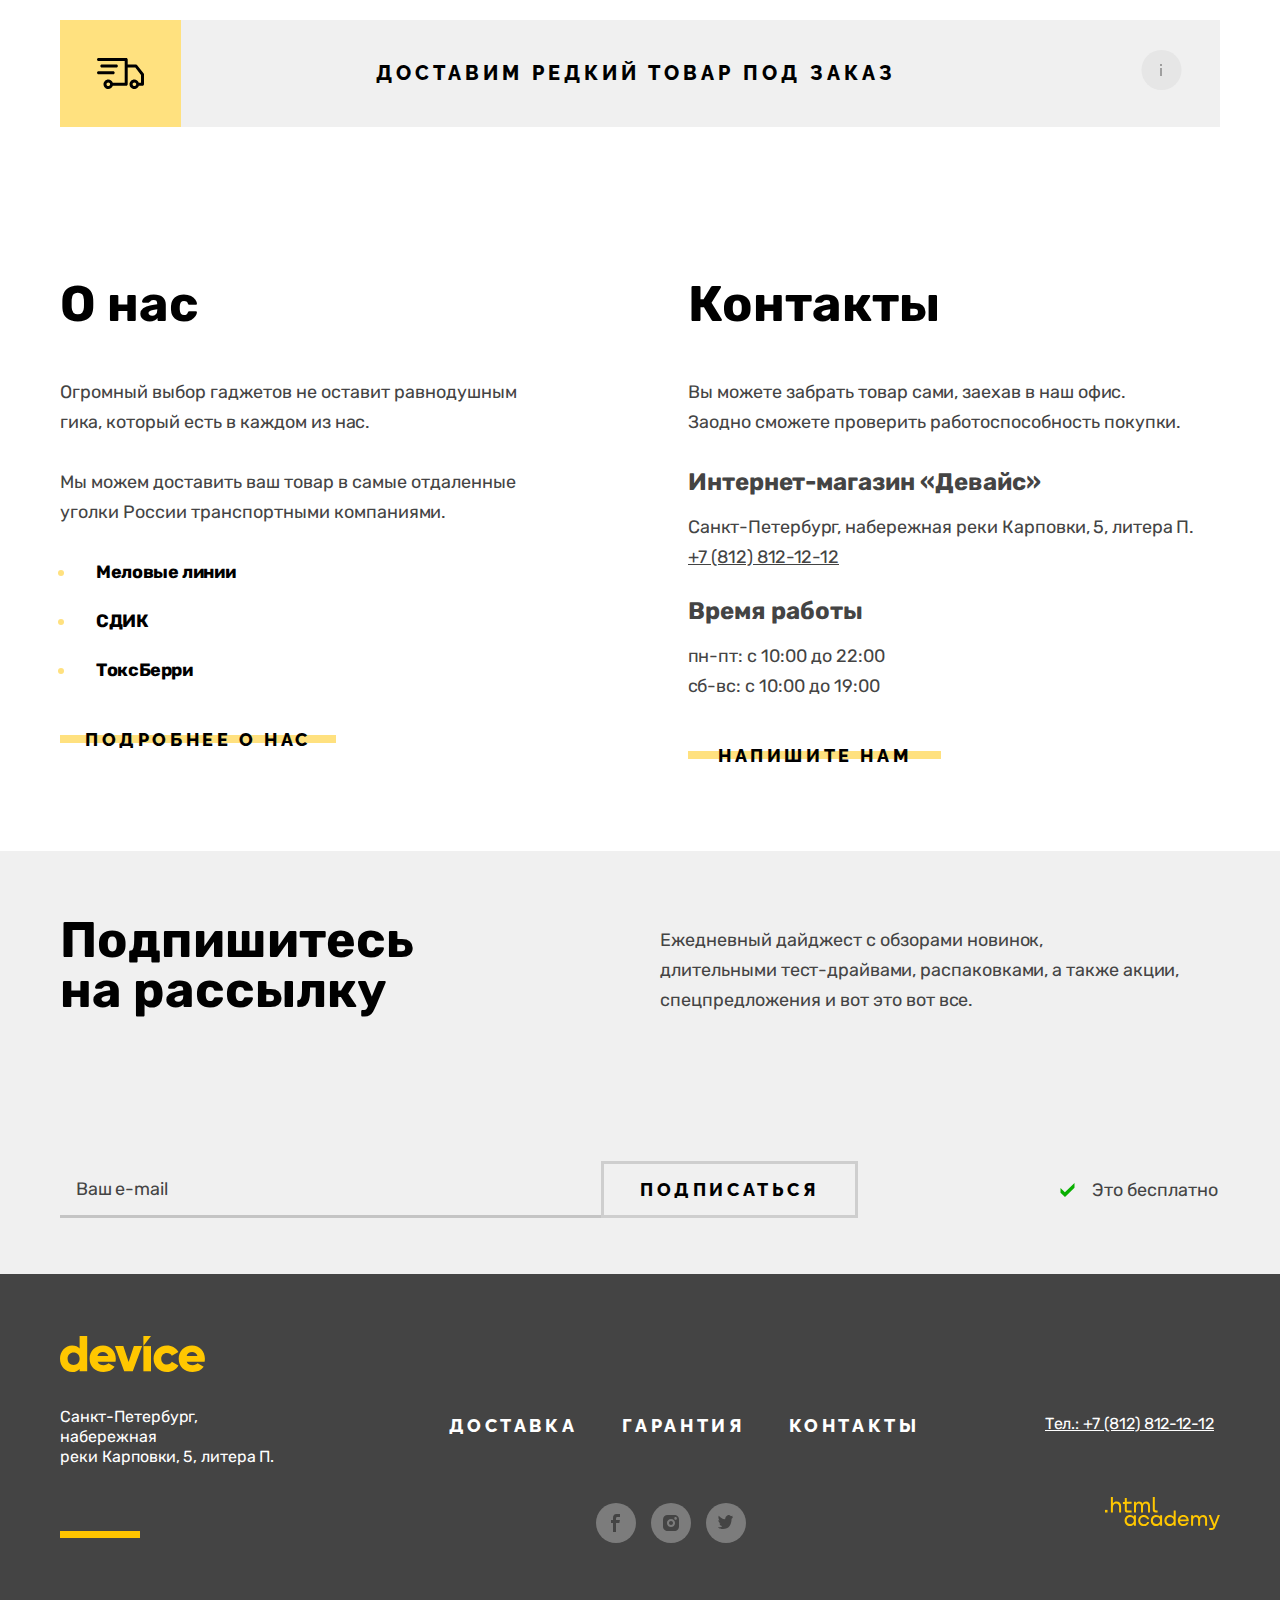
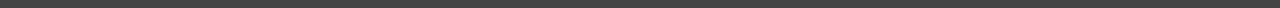
<file: 5/index.html>
<!DOCTYPE html>
<html lang="ru">
  <head>
    <meta charset="utf-8">
    <title>HTML Academy: Девайс</title>
    <link rel="icon" type="image/png" sizes="32x32" href="images/favicon.png">
    <link rel="stylesheet" href="styles/normalize.css">
    <link rel="stylesheet" href="styles/styles.css">
    <base href="https://htmlacademy-htmlcss.github.io/2012749-device-33/5/">
</head>
  <body>
    <header class="main-header">
      <div class="header-inner">
        <a class="logo_link" href="index.html">
          <img class="logo_img" src="images/logo_device.svg" width="145" height="36" alt="Логотип Device">
        </a>
        <nav class="site-nav">
        <form class="search-pad" method="get" action="https://echo.htmlacademy.ru/">
          <svg class="icon-search" width="16" height="17" viewBox="0 0 16 17" fill="none" xmlns="http://www.w3.org/2000/svg" aria-hidden="true" focusable="false">
              <path d="M15.7 14.6889L12.6 11.5889C13.5 10.3889 14 8.98892 14 7.38892C14 3.48892 10.9 0.388916 7 0.388916C3.1 0.388916 0 3.48892 0 7.38892C0 11.2889 3.1 14.3889 7 14.3889C8.6 14.3889 10 13.8889 11.2 12.9889L14.3 16.0889C14.5 16.2889 14.7 16.3889 15 16.3889C15.6 16.3889 16 15.9889 16 15.3889C16 15.1889 15.9 14.8889 15.7 14.6889ZM2 7.38892C2 4.58892 4.2 2.38892 7 2.38892C9.8 2.38892 12 4.58892 12 7.38892C12 10.1889 9.8 12.3889 7 12.3889C4.2 12.3889 2 10.1889 2 7.38892Z" fill="black"/>
          </svg>
          <label for="text-search"></label>
          <input type="search" id="text-search" name="search" placeholder="Текст поиска">
          <label for="search"></label>
          <input type="submit" id="search" value="Найти">
        </form>
        <ul class="navigation-user">
          <li class="user-item">
            <a class="user-link log-in" href="#">
              <svg class="icon-user" width="14" height="13" viewBox="0 0 14 13" fill="none" xmlns="http://www.w3.org/2000/svg" aria-hidden="true" focusable="false">
                <path d="M0.5 12.3889H13.5C13.3 9.78892 11.4 7.58892 8.8 6.88892C9.8 6.28892 10.5 5.18892 10.5 3.88892C10.5 1.98892 8.9 0.388916 7 0.388916C5.1 0.388916 3.5 1.98892 3.5 3.88892C3.5 5.18892 4.2 6.28892 5.2 6.88892C2.6 7.58892 0.7 9.78892 0.5 12.3889Z" fill="black"/>
              </svg>
              Войти
            </a>
          </li>
          <li class="user-item">             
            <a class="user-link compare" href="#">
              <svg class="icon-user" width="10" height="13" viewBox="0 0 10 13" fill="none" xmlns="http://www.w3.org/2000/svg" aria-hidden="true" focusable="false">
                <path d="M6 0.388916H4V12.3889H6V0.388916Z" fill="black"/>
                <path d="M2 4.38892H0V12.3889H2V4.38892Z" fill="black"/>
                <path d="M10 3.38892H8V12.3889H10V3.38892Z" fill="black"/>
              </svg> 
              Сравнить
            </a>
          </li>
          <li class="user-item">
            <a class="user-link cart" href="#">
              <svg class="icon-user" width="16" height="15" viewBox="0 0 16 15" fill="none" xmlns="http://www.w3.org/2000/svg" aria-hidden="true" focusable="false">
                <path d="M15.3 5.38892L11.8 5.58892L8.6 0.688916C8.5 0.488916 8.2 0.388916 8 0.388916C7.8 0.388916 7.5 0.488916 7.4 0.688916L4.2 5.58892H0.7C0.3 5.58892 0 5.88892 0 6.28892C0 6.38892 0 6.38892 0 6.48892L1.9 13.2889C2.1 13.9889 2.6 14.3889 3.3 14.3889H12.7C13.4 14.3889 13.9 13.9889 14.1 13.2889L16 6.38892C16 6.28892 16 6.28892 16 6.18892C16 5.78892 15.7 5.38892 15.3 5.38892ZM8 2.28892L10.2 5.48892H5.9L8 2.28892Z" fill="black"/>
              </svg>
              Корзина
            </a>
          </li>
        </ul>
      </nav>
      <nav class="site-nav">
        <a class="open-catalog" href="catalog.htnl">
          Каталог товаров
          <svg width="50" height="51" viewBox="0 0 50 51" fill="none" xmlns="http://www.w3.org/2000/svg" aria-hidden="true" focusable="false">
            <circle cx="25" cy="25.787" r="24" stroke="black" stroke-width="2"/>
            <g clip-path="url(#clip0_11423_1729)">
            <path d="M33 24.787H26V17.787H24V24.787H17V26.787H24V33.787H26V26.787H33V24.787Z" fill="black"/>
          </g>
          <defs>
            <clipPath id="clip0_11423_1729">
              <rect width="16" height="16" fill="white" transform="translate(17 17.787)"/>
            </clipPath>
          </defs>
          </svg>
        </a>
        <ul class="navigation-site">
          <li class="navigation-item">
            <a class="navigation-link" href="#">Доставка</a>
          </li>
          <li class="navigation-item">
            <a class="navigation-link" href="#">Гарантия</a>
          </li>
          <li class="navigation-item">
            <a class="navigation-link" href="#">Контакты</a>
          </li>
        </ul>
      </nav>
    </div>
    </header>
    <main class="index-main">
      <div class="page-container">
      <h1 class="visually-hidden">Интернет-магазин &laquo;Девайс&raquo;</h1>
      <section class="bestsellers index-columns">
        <h2 class="visually-hidden">Бестселлеры</h2>
        <div class="bestseller-item-photo">
          <img class="slider-image" src="images/slider-1.png" width="560" height="560" alt="Товар бестселлер">
          <button class="slider-button slider-prev" type="button">
            <svg width="20" height="60" viewBox="0 0 20 60" fill="none" xmlns="http://www.w3.org/2000/svg" aria-hidden="true" focusable="false">
              <path d="M20 60H16.5L0 30L16.5 0H20L3.8 30L20 60Z" fill="black"/>
            </svg>
          </button>
          <button class="slider-button slider-next" type="button">
            <svg width="20" height="60" viewBox="0 0 20 60" fill="none" xmlns="http://www.w3.org/2000/svg" aria-hidden="true" focusable="false">
              <path d="M-5.24537e-06 1.74846e-06L3.49999 1.44248e-06L20 30L3.5 60L0 60L16.2 30L-5.24537e-06 1.74846e-06Z" fill="black"/>
            </svg>
          </button>
        </div>
        <div class="bestseller-item-decription">
          <h2 class="titles head-decription">Порхает как бабочка,<br>жалит как пчела! </h2>
          <span class="bestseller-description">
            Этот обычный на первый взгляд, квадрокоптер оснащен<br>
            мощным лазером, замаскированным под стандартную камеру.
          </span>
          <div class="slider-container">
            <a class="link-item" href="#">Подробнее</a>
            <div class="slider-number">
              <a href="#" class="slider-point 1-slider active">
                <svg width="12" height="12" viewBox="0 0 12 12" fill="none" xmlns="http://www.w3.org/2000/svg" aria-hidden="true" focusable="false">
                  <circle cx="6" cy="6" r="5" fill="black" stroke="black" stroke-width="2"/>
                </svg>
              </a>
              <a href="#" class="slider-point 2-slider">
                <svg width="12" height="12" viewBox="0 0 12 12" fill="none" xmlns="http://www.w3.org/2000/svg" aria-hidden="true" focusable="false">
                  <circle cx="6" cy="6" r="5" fill="white" stroke="black" stroke-width="2"/>
                </svg>
              </a>
              <a href="#" class="slider-point 3-slider">
                <svg width="12" height="12" viewBox="0 0 12 12" fill="none" xmlns="http://www.w3.org/2000/svg" aria-hidden="true" focusable="false">
                  <circle cx="6" cy="6" r="5" fill="white" stroke="black" stroke-width="2"/>
                </svg>
              </a>
            </div>
          </div>
          <table class="item-config">
            <tr>
              <td class="config">800 м</td>
              <td class="config">50 м</td>
            </tr>
            <tr>
              <td><span>Дальность полета</span></td>
              <td><span>Радиус поражения</span></td>
            </tr>
          </table>
        </div>
      </section>
      <section class="catalog index-columns">
        <h2 class="visually-hidden">Категории товаров</h2>
        <ul class="catalog-list index-columns">
          <li class="catalog-item">
            <a class="catalog-link" href="#">
              <div class="catalog-item-back">
                <img class="catalog-icon" src="images/virt-icon.svg" height="55" width="97" alt="Иконка очков виртуальной реальности">
              </div>
              <p>Виртуальная<br>реальность</p>
            </a>
          </li>
          <li class="catalog-item"> 
            <a class="catalog-link" href="catalog.html">
              <div class="catalog-item-back">
                <img class="catalog-icon monopod-icon" src="images/mono-icon.svg" height="117" width="86" alt="Иконка моноподов">
              </div>
              <p>Моноподы<br>для селфи</p>
            </a>
          </li>
          <li class="catalog-item">
            <a class="catalog-link" href="#">
              <div class="catalog-item-back">
                <img class="catalog-icon" src="images/action-icon.svg" height="87" width="72" alt="Иконка экшн-камер">
              </div>
              <p>Экшн-камеры</p>
            </a>
          </li>
          <li class="catalog-item">
            <a class="catalog-link" href="#">
              <div class="catalog-item-back">
                <img class="catalog-icon" src="images/fitness-icon.svg" height="65" width="107" alt="Иконка фитнес-браслетов">
              </div>
              <p>Фитнес-браслеты</p>
            </a>
          </li>
          <li class="catalog-item">
            <a class="catalog-link" href="#">
              <div class="catalog-item-back">
                <img class="catalog-icon" src="images/smart-icon.svg" height="98" width="56" alt="Иконка умных-часов">
              </div>
              <p>Умные часы</p>
            </a>
          </li>
          <li class="catalog-item">
            <a class="catalog-link" href="#">
              <div class="catalog-item-back">
                <img class="catalog-icon" src="images/quad-icon.svg" height="69" width="132" alt="Иконка квадракоптеров">
              </div>
              <p>Квадрокоптеры</p>
            </a>
          </li>
        </ul>
      </section>
    </div>
      <section class="services">
        <div class="page-container index-columns">
        <h2 class="visually-hidden">Сервисы</h2>
        <div class="info-services">
        <ul class="info-list">
          <li class="services-item delivery"><button class="link-item active" type="button">Доставка</button></li>
          <li class="services-item warranty"><button class="link-item" type="button">Гарантия</button></li>
          <li class="services-item credit"><button class="link-item" type="button">Кредит</button></li>
        </ul>
      </div>
        <div class="services-about delivery">
          <h2 class="titles">Доставка</h2>
          <span>Мы с удовольствием доставим ваш товар прямо <br>
            в вашему подьезду совершенно бесплатно! Ведь <br>
            мы неплохо зарабтаем, поднимая его на ваш этаж.
          </span>
        </div>
      </div>
      </section>
      <div class="page-container">
      <section class="about-rare-item">
        <h2 class="visually-hidden">Редкие товары</h2>
        <a class="rare-link" href="#">
          <div class="rare-container">
          <div class="rare-icon-1"></div>
          <div class="rare-list">           
            <p>Доставим редкий товар под заказ</p>
          </div>
          <div class="rare-icon-2"></div>
        </div>
        </a>
      </section>
      <div class="index-columns">
      <section class="about-us">
        <h2 class="titles">О нас</h2>
        <span>
          Огромный выбор гаджетов не оставит равнодушным <br>
          гика, который есть в каждом из нас.
        </span>
        <span>
          Мы можем доставить ваш товар в самые отдаленные <br>
          уголки России транспортными компаниями.
        </span>
        <ul class="delivery-company">
          <li><b>Меловые линии</b></li>
          <li><b>СДИК</b></li>
          <li><b>ТоксБерри</b></li>
        </ul>
        <a href="#" class="link-item">Подробнее о нас</a>
      </section>
      <section class="contacts">
        <h2 class="titles">Контакты</h2>
        <span>
          Вы можете забрать товар сами, заехав в наш офис. <br>
          Заодно сможете проверить работоспособность покупки.
        </span>
        <h3>Интернет-магазин &laquo;Девайс&raquo;</h3>
        <span>
          Санкт-Петербург, набережная реки Карповки, 5, литера П.
        </span> <br>
        <a class="contacts-phone" href="tel:+78128121212">+7 (812) 812-12-12</a>
        <h3>Время работы</h3>
        <span>пн-пт: с 10:00 до 22:00 <br>
        сб-вс: с 10:00 до 19:00</span>
        <a href="#" class="link-item">Напишите нам</a>
      </section>
    </div>
  </div>
      <section class="email">
        <div class="page-container">
        <div class="email-inner">
        <h2 class="titles">Подпишитесь на рассылку</h2>
        <span>
          Ежедневный дайджест с обзорами новинок,<br>
          длительными тест-драйвами, распаковками, а также акции,<br>
          спецпредложения и вот это вот все.
        </span>
        <form method="get" action="https://echo.htmlacademy.ru/">
          <label for="email"></label>
          <input type="email" id="email" name="email" placeholder="Ваш e-mail">
          <button type="submit" class="sub-email">Подписаться</button>
        </form>
        <div class="its-free">
          <span>Это бесплатно</span>
        </div>
      </div>
    </div>
      </section>
    </main>
    <footer class="main-footer">
      <div class="footer-inner">
      <div class="footer-cotacts">
      <a class="logo_link" href="index.html">
        <img class="logo_img" src="images/logo_device_orange.svg" width="145" height="36" alt="Логотип Device">
      </a>
      <span>
        Санкт-Петербург, набережная<br>реки Карповки, 5, литера П.
      </span>
      <div class="yellow-stuff"></div>
      </div>
      <div class="footer-nav">
      <nav class="footer-nav"> 
        <ul class="navigation-site">
          <li class="navigation-item"><a href="#" class="navigation-link">Доставка</a></li>
          <li class="navigation-item"><a href="#" class="navigation-link">Гарантия</a></li>
          <li class="navigation-item"><a href="#" class="navigation-link">Контакты</a></li>
        </ul>
      </nav>
      <ul class="socials">
        <li>
          <a class="social-link" href="https://www.facebook.com/htmlacademy">
            <svg width="9" height="18" viewBox="0 0 9 18" fill="none" xmlns="http://www.w3.org/2000/svg" aria-hidden="true" focusable="false">
              <path d="M6.5 3H9V0H5.6C2.8 0 2 1.7 2 4.2V6H0V9H2V18H5V9H8.3L8.9 6H5V4.5C5 3.7 5.3 3 6.5 3Z" fill="#444444"/>
            </svg>
            <span class="visually-hidden">Фейсбук</span>
          </a>
       </li>
        <li>
          <a class="social-link" href="https://www.instagram.com/htmlacademy/">
            <svg width="16" height="16" viewBox="0 0 16 16" fill="none" xmlns="http://www.w3.org/2000/svg" aria-hidden="true" focusable="false">
              <path d="M8 10C9.10457 10 10 9.10457 10 8C10 6.89543 9.10457 6 8 6C6.89543 6 6 6.89543 6 8C6 9.10457 6.89543 10 8 10Z" fill="#444444"/>
              <path d="M14.7 1.3C13.8 0.4 12.7 0 11.3 0H4.7C1.9 0 0 1.9 0 4.7V11.3C0 12.7 0.4 13.9 1.4 14.7C2.3 15.6 3.4 16 4.7 16H11.3C12.7 16 13.9 15.6 14.7 14.7C15.5 13.8 16 12.7 16 11.3V4.7C16 3.3 15.6 2.1 14.7 1.3ZM8 12.1C5.8 12.1 3.9 10.3 3.9 8C3.9 5.7 5.8 3.9 8 3.9C10.2 3.9 12.1 5.7 12.1 8C12.1 10.3 10.2 12.1 8 12.1ZM12.6 4.7C11.9 4.7 11.3 4.2 11.3 3.4C11.3 2.6 11.8 2.1 12.6 2.1C13.3 2.1 13.9 2.7 13.9 3.4C13.9 4.1 13.3 4.7 12.6 4.7Z" fill="#444444"/>
            </svg>
            <span class="visually-hidden">Инстаграм</span>
          </a>
        </li>
        <li>
          <a class="social-link" href="https://twitter.com/htmlacademy_ru">
            <svg width="15" height="15" viewBox="0 0 15 15" fill="none" xmlns="http://www.w3.org/2000/svg" aria-hidden="true" focusable="false">
              <path d="M9.7 0.155143C11.2 -0.344857 12.3 0.455143 12.9 1.25514C13.4 1.05514 14 0.855143 14.6 0.655143C14.6 1.45514 14.1 2.05514 13.8 2.25514C14.5 2.45514 15 1.85514 15 1.85514C14.9 2.75514 14.1 3.55514 13.6 3.75514C13.4 10.0551 10.8 14.1551 4.7 14.0551C4.2 14.0551 4.8 14.0551 4.3 14.0551C4 14.0551 0.6 13.6551 0 12.2551C2 12.4551 3.4 11.8551 4.1 11.1551C3.3 10.8551 1.7 10.7551 1.5 8.35514C1.8 8.55514 2 8.65514 2.6 8.55514C1.5 7.75514 0.3 7.05514 0.4 5.05514C0.7 5.35514 1.3 5.55514 1.6 5.45514C1 5.25514 -0.2 2.35514 0.8 0.855143C2.4 2.55514 4.1 4.25514 7.1 4.35514C7.3 2.25514 8.1 0.855143 9.7 0.155143Z" fill="#444444"/>
            </svg>
            <span class="visually-hidden">Твиттер</span>
          </a>
        </li>
      </ul>
      </div>
      <div class="footer-tel">
      <a class="contacts-phone" href="tel:+78128121212">Тел.: +7 (812) 812-12-12</a>
      <a class="logo_academy" href="https://htmlacademy.ru/">
        <svg width="115" height="33" viewBox="0 0 115 33" fill="#FFC700" xmlns="http://www.w3.org/2000/svg" aria-hidden="true" focusable="false">
          <path d="M0 12.9V15.5H2.5V12.9H0Z" fill="#FFC700"/>
          <path d="M11.6 4.5C10 4.5 8.8 5.2 8 6.2H7.9V0H5.9V15.5H7.9V10.2C7.9 8.1 9.2 6.6 11.2 6.6C13 6.6 14.1 8 14.1 9.8V15.5H16.1V9.4C16.2 6.4 14.3 4.5 11.6 4.5Z" fill="#FFC700"/>
          <path d="M26.6 4.8H21.8V1.1H19.8V4.9H17.9V6.9H19.8V12.9C19.8 14.6 20.8 15.6 22.5 15.6H26.6V13.6H22.9C22.2 13.6 21.8 13.2 21.8 12.5V6.8H26.6V4.8Z" fill="#FFC700"/>
          <path d="M41.1 4.6C39.5 4.6 38.2 5.4 37.6 6.7H37.5C36.9 5.5 35.7 4.6 34.1 4.6C32.7 4.6 31.6 5.4 31 6.4H30.9V4.8H29V15.4H31V10C31 8 32 6.5 33.6 6.5C35.1 6.5 36 7.5 36 9.1V15.4H38V9.8C38 7.4 39.4 6.5 40.6 6.5C42.1 6.5 43 7.5 43 9.1V15.4H45V8.9C45.1 6.4 43.6 4.6 41.1 4.6Z" fill="#FFC700"/>
          <path d="M47.8 12.7C47.8 14.4 48.8 15.4 50.6 15.4H52.6V13.4H50.9C50.2 13.4 49.8 13 49.8 12.3V0H47.8V12.7Z" fill="#FFC700"/>
          <path d="M28.9 19.7C28 18.6 26.7 17.9 25 17.9C21.9 17.9 19.6 20.2 19.6 23.5C19.6 26.8 21.9 29.1 25 29.1C26.8 29.1 28 28.3 28.8 27.2H28.9V28.8H30.9V18.2H28.9V19.7ZM25.3 27.1C23.1 27.1 21.7 25.5 21.7 23.5C21.7 21.5 23.1 19.9 25.3 19.9C27.5 19.9 28.9 21.5 28.9 23.5C28.9 25.4 27.5 27.1 25.3 27.1Z" fill="#FFC700"/>
          <path d="M44.2 22C43.7 19.6 41.6 17.9 38.8 17.9C35.4 17.9 33.2 20.4 33.2 23.5C33.2 26.6 35.4 29.1 38.8 29.1C41.6 29.1 43.7 27.3 44.2 24.9H42.1C41.7 26.2 40.4 27.2 38.8 27.2C36.6 27.2 35.2 25.6 35.2 23.6C35.2 21.6 36.6 20 38.8 20C40.4 20 41.6 21 42.1 22.2H44.2V22Z" fill="#FFC700"/>
          <path d="M55.1 19.7C54.2 18.6 52.9 17.9 51.2 17.9C48.1 17.9 45.8 20.2 45.8 23.5C45.8 26.8 48.1 29.1 51.2 29.1C53 29.1 54.2 28.3 55 27.2H55.1V28.8H57.1V18.2H55.1V19.7ZM51.5 27.1C49.3 27.1 47.9 25.5 47.9 23.5C47.9 21.5 49.3 19.9 51.5 19.9C53.7 19.9 55.1 21.5 55.1 23.5C55.1 25.4 53.6 27.1 51.5 27.1Z" fill="#FFC700"/>
          <path d="M68.7 19.8C67.8 18.7 66.5 17.9 64.8 17.9C61.7 17.9 59.4 20.2 59.4 23.5C59.4 26.8 61.6 29.1 64.8 29.1C66.5 29.1 67.8 28.3 68.6 27.3H68.7V28.8H70.7V13.4H68.7V19.8ZM65.1 27.1C62.9 27.1 61.5 25.5 61.5 23.5C61.5 21.5 62.9 19.9 65.1 19.9C67.3 19.9 68.7 21.5 68.7 23.5C68.6 25.5 67.2 27.1 65.1 27.1Z" fill="#FFC700"/>
          <path d="M78.3 17.9C75 17.9 72.8 20.4 72.8 23.5C72.8 26.5 74.9 29.1 78.3 29.1C80.8 29.1 82.8 27.8 83.5 25.5H81.4C80.9 26.5 79.8 27.1 78.4 27.1C76.5 27.1 75.1 25.8 75 24.2H83.8C84 20.6 81.8 17.9 78.3 17.9ZM78.3 19.8C80 19.8 81.3 20.8 81.6 22.4H75.1C75.4 20.9 76.6 19.8 78.3 19.8Z" fill="#FFC700"/>
          <path d="M98.2 17.9C96.6 17.9 95.3 18.7 94.6 19.9H94.5C93.9 18.7 92.7 17.9 91.1 17.9C89.7 17.9 88.6 18.6 88 19.7V18.2H86.1V28.8H88.1V23.4C88.1 21.4 89.1 20 90.7 19.9C92.2 19.9 93.1 20.9 93.1 22.5V28.8H95.1V23.2C95.1 20.8 96.5 19.9 97.7 19.9C99.2 19.9 100.1 20.9 100.1 22.5V28.8H102.1V22.3C102.2 19.7 100.7 17.9 98.2 17.9Z" fill="#FFC700"/>
          <path d="M109.4 27L105.8 18.1H103.6L108.4 29.7C108.1 30.6 107.7 30.9 106.7 30.9H104.2V32.9H106.7C108.5 32.9 109.5 32.1 110.2 30.3L114.9 18.1H112.8L109.4 27Z" fill="#FFC700"/>
          </svg>
      </a>
    </div>
    </div>
    </footer>
  </body>
</html>
</file>
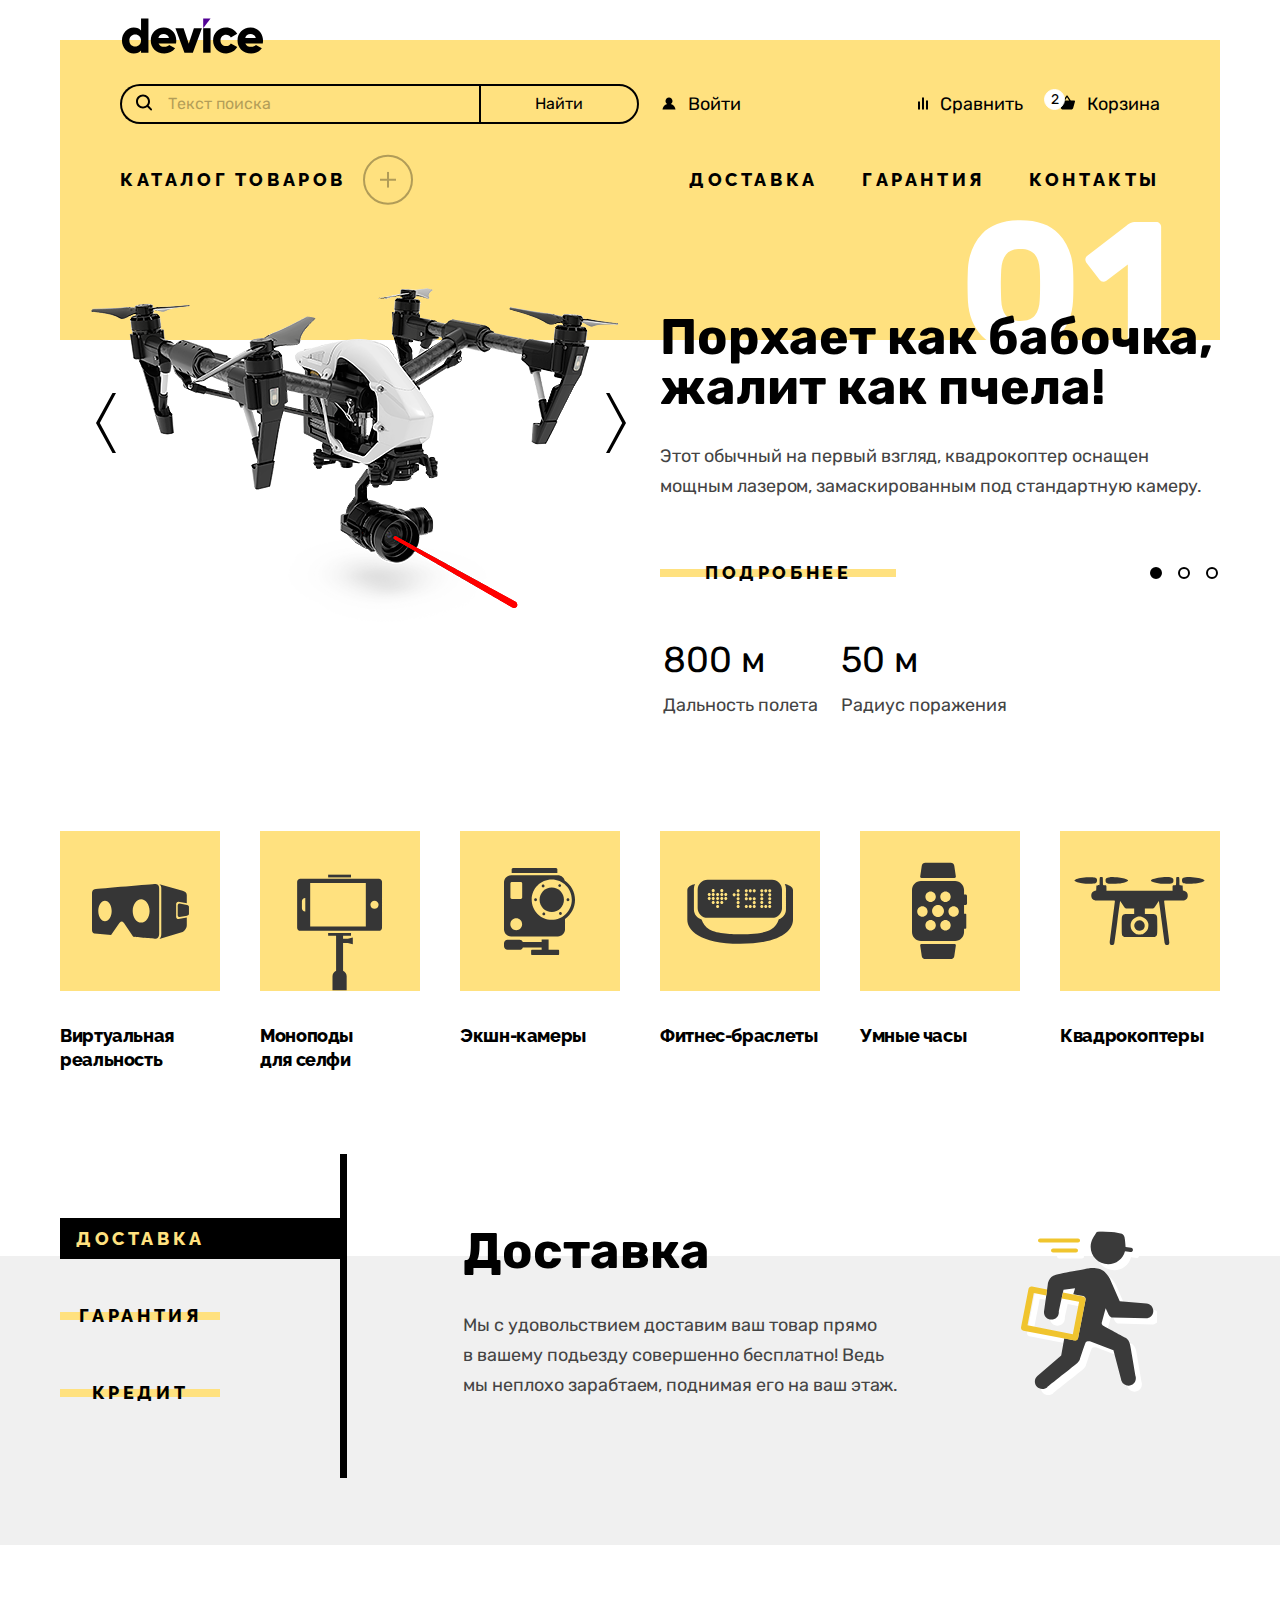
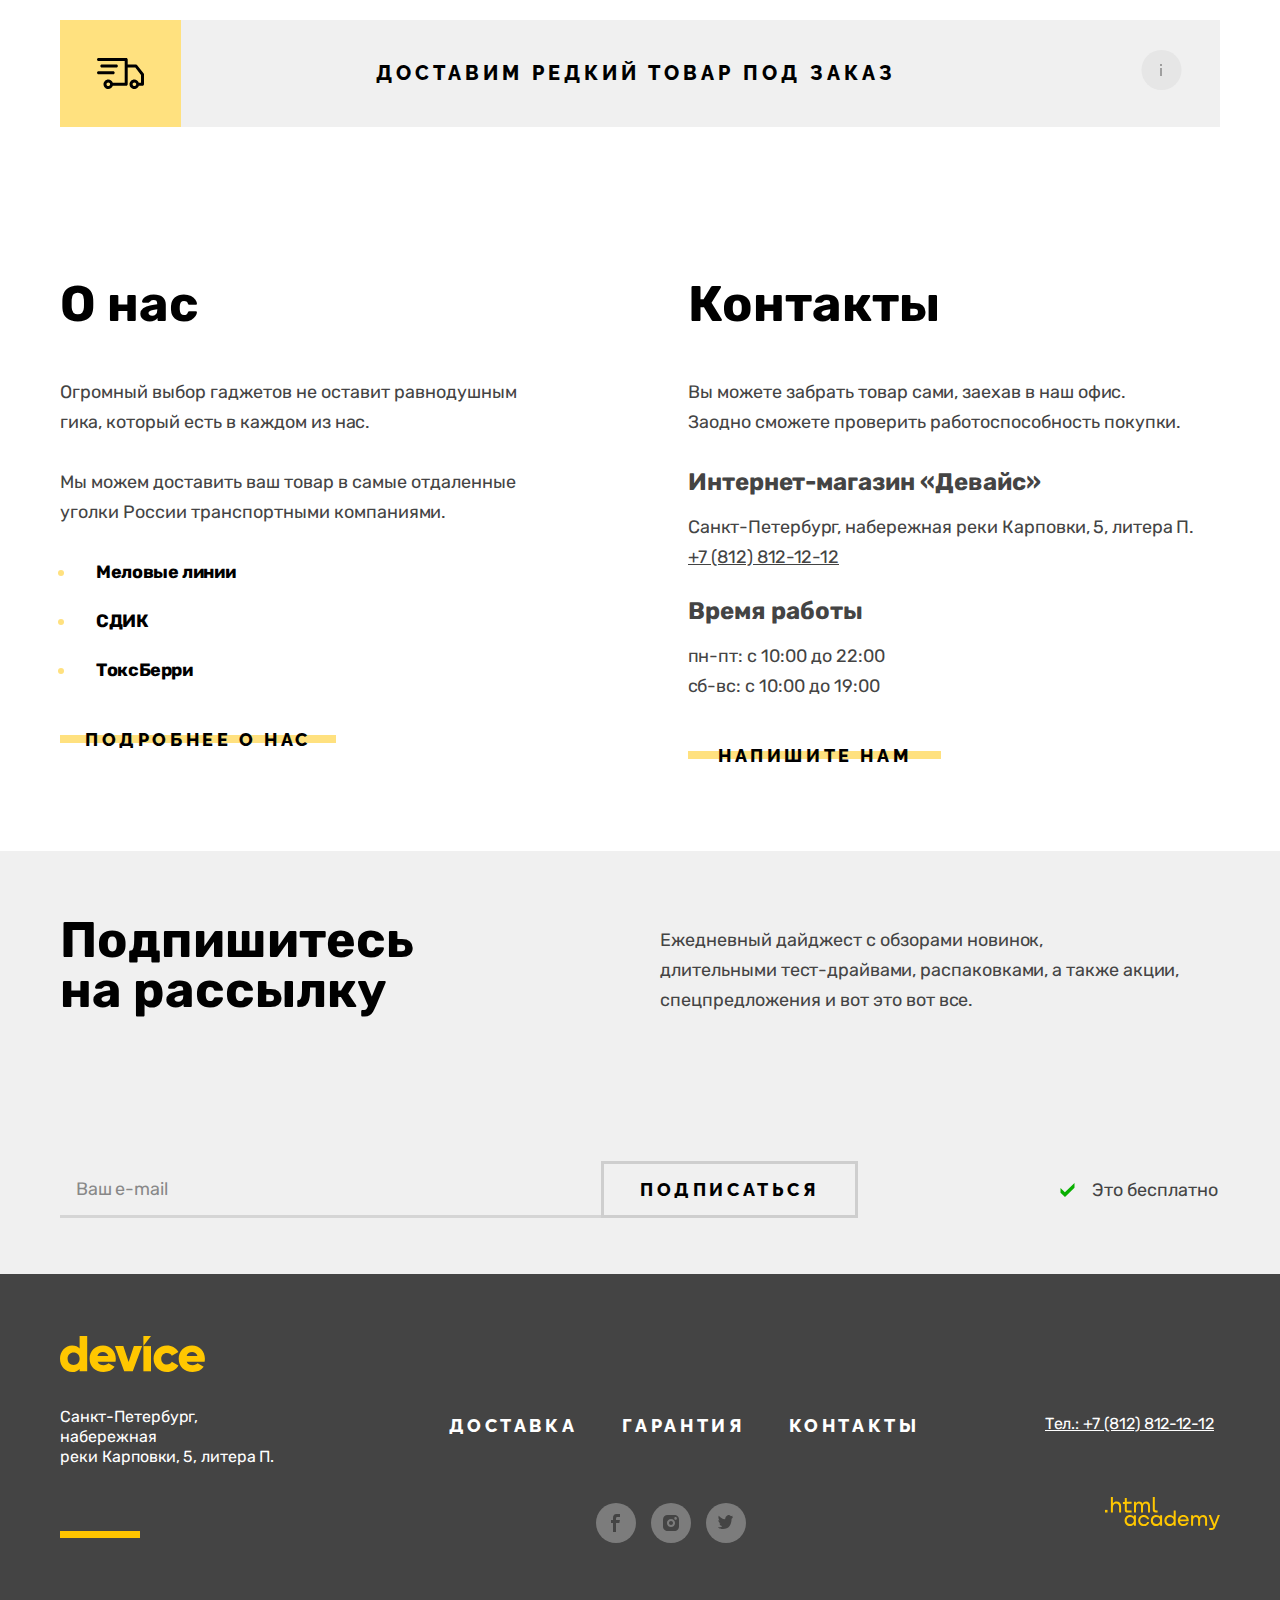
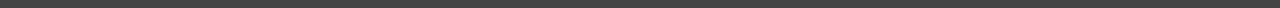
<file: 6/index.html>
<!DOCTYPE html>
<html lang="ru">
  <head>
    <meta charset="utf-8">
    <title>HTML Academy: Девайс</title>
    <link rel="icon" type="image/png" sizes="32x32" href="images/favicon.png">
    <link rel="stylesheet" href="styles/normalize.css">
    <link rel="stylesheet" href="styles/styles.css">
    <base href="https://htmlacademy-htmlcss.github.io/2012749-device-33/6/">
</head>
  <body>
    <header class="main-header">
      <div class="header-inner">
        <a class="logo_link" href="index.html">
          <img class="logo_img" src="images/logo_device.svg" width="145" height="36" alt="Логотип Device">
        </a>
        <nav class="site-nav">
        <form class="search-pad" method="get" action="https://echo.htmlacademy.ru/">
          <svg class="icon-search" width="16" height="17" viewBox="0 0 16 17" fill="none" xmlns="http://www.w3.org/2000/svg" aria-hidden="true" focusable="false">
              <path d="M15.7 14.6889L12.6 11.5889C13.5 10.3889 14 8.98892 14 7.38892C14 3.48892 10.9 0.388916 7 0.388916C3.1 0.388916 0 3.48892 0 7.38892C0 11.2889 3.1 14.3889 7 14.3889C8.6 14.3889 10 13.8889 11.2 12.9889L14.3 16.0889C14.5 16.2889 14.7 16.3889 15 16.3889C15.6 16.3889 16 15.9889 16 15.3889C16 15.1889 15.9 14.8889 15.7 14.6889ZM2 7.38892C2 4.58892 4.2 2.38892 7 2.38892C9.8 2.38892 12 4.58892 12 7.38892C12 10.1889 9.8 12.3889 7 12.3889C4.2 12.3889 2 10.1889 2 7.38892Z" fill="black"/>
          </svg>
          <label for="text-search"></label>
          <input type="search" id="text-search" name="search" placeholder="Текст поиска">
          <label for="search"></label>
          <input type="submit" id="search" value="Найти">
        </form>
        <ul class="navigation-user">
          <li class="user-item">
            <a class="user-link log-in" href="#">
              <svg class="icon-user" width="14" height="13" viewBox="0 0 14 13" fill="none" xmlns="http://www.w3.org/2000/svg" aria-hidden="true" focusable="false">
                <path d="M0.5 12.3889H13.5C13.3 9.78892 11.4 7.58892 8.8 6.88892C9.8 6.28892 10.5 5.18892 10.5 3.88892C10.5 1.98892 8.9 0.388916 7 0.388916C5.1 0.388916 3.5 1.98892 3.5 3.88892C3.5 5.18892 4.2 6.28892 5.2 6.88892C2.6 7.58892 0.7 9.78892 0.5 12.3889Z" fill="black"/>
              </svg>
              Войти
            </a>
          </li>
          <li class="user-item">             
            <a class="user-link compare" href="#">
              <svg class="icon-user" width="10" height="13" viewBox="0 0 10 13" fill="none" xmlns="http://www.w3.org/2000/svg" aria-hidden="true" focusable="false">
                <path d="M6 0.388916H4V12.3889H6V0.388916Z" fill="black"/>
                <path d="M2 4.38892H0V12.3889H2V4.38892Z" fill="black"/>
                <path d="M10 3.38892H8V12.3889H10V3.38892Z" fill="black"/>
              </svg> 
              Сравнить
            </a>
          </li>
          <li class="user-item">
            <a class="user-link cart" href="#">
              <span class="item-counter">2</span>
              <svg class="icon-user" width="16" height="15" viewBox="0 0 16 15" fill="none" xmlns="http://www.w3.org/2000/svg" aria-hidden="true" focusable="false">
                <path d="M15.3 5.38892L11.8 5.58892L8.6 0.688916C8.5 0.488916 8.2 0.388916 8 0.388916C7.8 0.388916 7.5 0.488916 7.4 0.688916L4.2 5.58892H0.7C0.3 5.58892 0 5.88892 0 6.28892C0 6.38892 0 6.38892 0 6.48892L1.9 13.2889C2.1 13.9889 2.6 14.3889 3.3 14.3889H12.7C13.4 14.3889 13.9 13.9889 14.1 13.2889L16 6.38892C16 6.28892 16 6.28892 16 6.18892C16 5.78892 15.7 5.38892 15.3 5.38892ZM8 2.28892L10.2 5.48892H5.9L8 2.28892Z" fill="black"/>
              </svg>
              Корзина
            </a>
              <div class="mini-cart">
                <svg class="mini-cart-arrow" width="14" height="7" viewBox="0 0 14 7" fill="none" xmlns="http://www.w3.org/2000/svg" aria-hidden="true" focusable="false">
                  <path d="M14 6.77783H0L7 0.777832L14 6.77783Z" fill="black"/>
                </svg>
                <ul class="mini-cart-items">
                  <li>
                    <a class="mini-cart-item" href="#">
                      <img src="images/product-1.png" height="43" width="43" alt="Фото Любительской селфи-палки">
                      Любительская<br>селфи-палка
                    </a>
                    <button class="delete-item" type="button">
                      <svg width="10" height="11" viewBox="0 0 10 11" fill="none" xmlns="http://www.w3.org/2000/svg">
                        <path d="M10 1.68692L9.09091 0.777832L5 4.86874L0.909091 0.777832L0 1.68692L4.09091 5.77783L0 9.86874L0.909091 10.7778L5 6.68692L9.09091 10.7778L10 9.86874L5.90909 5.77783L10 1.68692Z" fill="white"/>
                      </svg>
                    </button>
                  </li>
                  <li>
                    <a class="mini-cart-item" href="#">
                      <img src="images/product-2.png" height="43" width="43" alt="Фото Профессиональной селфи-палки">
                      Профессиональная<br>селфи-палка
                    </a>
                    <button class="delete-item" type="button">
                      <svg width="10" height="11" viewBox="0 0 10 11" fill="none" xmlns="http://www.w3.org/2000/svg">
                        <path d="M10 1.68692L9.09091 0.777832L5 4.86874L0.909091 0.777832L0 1.68692L4.09091 5.77783L0 9.86874L0.909091 10.7778L5 6.68692L9.09091 10.7778L10 9.86874L5.90909 5.77783L10 1.68692Z" fill="white"/>
                      </svg>
                    </button>
                  </li>
                </ul>
                <ul class="about-mini-cart">
                  <li class="info-mini-cart">
                    Товаров: 2
                  </li>
                  <li class="info-mini-cart">
                    Сумма: 2000 ₽
                  </li>
                </ul>
                <a class="open-cart-button" href="#">
                  Открыть корзину
                </a>
              </div>
          </li>
        </ul>
      </nav>
      <nav class="site-nav">
        <button class="open-catalog" type="button">
          <b>Каталог товаров</b>
          <svg width="50" height="51" viewBox="0 0 50 51" fill="none" xmlns="http://www.w3.org/2000/svg" aria-hidden="true" focusable="false">
            <circle cx="25" cy="25.787" r="24" stroke="black" stroke-width="2"/>
            <g clip-path="url(#clip0_11423_1729)">
            <path d="M33 24.787H26V17.787H24V24.787H17V26.787H24V33.787H26V26.787H33V24.787Z" fill="black"/>
          </g>
          <defs>
            <clipPath id="clip0_11423_1729">
              <rect width="16" height="16" fill="white" transform="translate(17 17.787)"/>
            </clipPath>
          </defs>
          </svg>
          <div class="menu-container">
            <ul class="menu-pages">
              <li class="menu-page">
                <a class="menu-link" href="#">Виртуальная реальность</a>
              </li>
              <li class="menu-page">
                <a class="menu-link" href="catalog.html">Моноподы для cелфи</a>
              </li>
              <li class="menu-page">
                <a class="menu-link" href="#">Экшн-камеры</a>
              </li>
              <li class="menu-page">
                <a class="menu-link" href="#">Фитнес-браслеты</a>
              </li>
              <li class="menu-page">
                <a class="menu-link" href="#">Умные часы</a>
              </li>
              <li class="menu-page">
              </li>
              <li class="menu-page">
                <a class="menu-link" href="#">Квадрокоптеры</a>
              </li>
            </ul>
          </div>
        </button>
        <ul class="navigation-site">
          <li class="navigation-item">
            <a class="navigation-link" href="#">Доставка</a>
          </li>
          <li class="navigation-item">
            <a class="navigation-link" href="#">Гарантия</a>
          </li>
          <li class="navigation-item">
            <a class="navigation-link" href="#">Контакты</a>
          </li>
        </ul>
      </nav>
    </div>
    </header>
    <main class="index-main">
      <div class="page-container">
      <h1 class="visually-hidden">Интернет-магазин &laquo;Девайс&raquo;</h1>
      <section class="bestsellers index-columns">
        <h2 class="visually-hidden">Бестселлеры</h2>
        <div class="bestseller-item-photo">
          <img class="slider-image" src="images/slider-1.png" width="560" height="560" alt="Товар бестселлер">
          <button class="slider-button slider-prev" type="button">
            <svg width="20" height="60" viewBox="0 0 20 60" fill="none" xmlns="http://www.w3.org/2000/svg" aria-hidden="true" focusable="false">
              <path d="M20 60H16.5L0 30L16.5 0H20L3.8 30L20 60Z" fill="black"/>
            </svg>
          </button>
          <button class="slider-button slider-next" type="button">
            <svg width="20" height="60" viewBox="0 0 20 60" fill="none" xmlns="http://www.w3.org/2000/svg" aria-hidden="true" focusable="false">
              <path d="M-5.24537e-06 1.74846e-06L3.49999 1.44248e-06L20 30L3.5 60L0 60L16.2 30L-5.24537e-06 1.74846e-06Z" fill="black"/>
            </svg>
          </button>
        </div>
        <div class="bestseller-item-decription">
          <h2 class="titles head-decription">Порхает как бабочка,<br>жалит как пчела! </h2>
          <span class="bestseller-description">
            Этот обычный на первый взгляд, квадрокоптер оснащен<br>
            мощным лазером, замаскированным под стандартную камеру.
          </span>
          <div class="slider-container">
            <a class="link-item" href="#">Подробнее</a>
            <div class="slider-number">
              <a href="#" class="slider-point 1-slider active">
                <svg width="12" height="12" viewBox="0 0 12 12" fill="none" xmlns="http://www.w3.org/2000/svg" aria-hidden="true" focusable="false">
                  <circle cx="6" cy="6" r="5" fill="black" stroke="black" stroke-width="2"/>
                </svg>
              </a>
              <a href="#" class="slider-point 2-slider">
                <svg width="12" height="12" viewBox="0 0 12 12" fill="none" xmlns="http://www.w3.org/2000/svg" aria-hidden="true" focusable="false">
                  <circle cx="6" cy="6" r="5" fill="white" stroke="black" stroke-width="2"/>
                </svg>
              </a>
              <a href="#" class="slider-point 3-slider">
                <svg width="12" height="12" viewBox="0 0 12 12" fill="none" xmlns="http://www.w3.org/2000/svg" aria-hidden="true" focusable="false">
                  <circle cx="6" cy="6" r="5" fill="white" stroke="black" stroke-width="2"/>
                </svg>
              </a>
            </div>
          </div>
          <table class="item-config">
            <tr>
              <td class="config">800 м</td>
              <td class="config">50 м</td>
            </tr>
            <tr>
              <td><span>Дальность полета</span></td>
              <td><span>Радиус поражения</span></td>
            </tr>
          </table>
        </div>
      </section>
      <section class="catalog index-columns">
        <h2 class="visually-hidden">Категории товаров</h2>
        <ul class="catalog-list index-columns">
          <li class="catalog-item">
            <a class="catalog-link" href="#">
              <div class="catalog-item-back">
                <img class="catalog-icon" src="images/virt-icon.svg" height="55" width="97" alt="Иконка очков виртуальной реальности">
              </div>
              <p>Виртуальная<br>реальность</p>
            </a>
          </li>
          <li class="catalog-item"> 
            <a class="catalog-link" href="catalog.html">
              <div class="catalog-item-back">
                <img class="catalog-icon monopod-icon" src="images/mono-icon.svg" height="117" width="86" alt="Иконка моноподов">
              </div>
              <p>Моноподы<br>для селфи</p>
            </a>
          </li>
          <li class="catalog-item">
            <a class="catalog-link" href="#">
              <div class="catalog-item-back">
                <img class="catalog-icon" src="images/action-icon.svg" height="87" width="72" alt="Иконка экшн-камер">
              </div>
              <p>Экшн-камеры</p>
            </a>
          </li>
          <li class="catalog-item">
            <a class="catalog-link" href="#">
              <div class="catalog-item-back">
                <img class="catalog-icon" src="images/fitness-icon.svg" height="65" width="107" alt="Иконка фитнес-браслетов">
              </div>
              <p>Фитнес-браслеты</p>
            </a>
          </li>
          <li class="catalog-item">
            <a class="catalog-link" href="#">
              <div class="catalog-item-back">
                <img class="catalog-icon" src="images/smart-icon.svg" height="98" width="56" alt="Иконка умных-часов">
              </div>
              <p>Умные часы</p>
            </a>
          </li>
          <li class="catalog-item">
            <a class="catalog-link" href="#">
              <div class="catalog-item-back">
                <img class="catalog-icon" src="images/quad-icon.svg" height="69" width="132" alt="Иконка квадракоптеров">
              </div>
              <p>Квадрокоптеры</p>
            </a>
          </li>
        </ul>
      </section>
    </div>
      <section class="services">
        <div class="page-container index-columns">
        <h2 class="visually-hidden">Сервисы</h2>
        <div class="info-services">
        <ul class="info-list">
          <li class="services-item delivery"><button class="link-item active" type="button">Доставка</button></li>
          <li class="services-item warranty"><button class="link-item" type="button">Гарантия</button></li>
          <li class="services-item credit"><button class="link-item" type="button">Кредит</button></li>
        </ul>
      </div>
        <div class="services-about delivery">
          <h2 class="titles">Доставка</h2>
          <span>Мы с удовольствием доставим ваш товар прямо <br>
            в вашему подьезду совершенно бесплатно! Ведь <br>
            мы неплохо зарабтаем, поднимая его на ваш этаж.
          </span>
        </div>
      </div>
      </section>
      <div class="page-container">
      <section class="about-rare-item">
        <h2 class="visually-hidden">Редкие товары</h2>
        <a class="rare-link" href="#">
          <div class="rare-container">
          <div class="rare-icon-1"></div>
          <div class="rare-list">           
            <p>Доставим редкий товар под заказ</p>
          </div>
          <div class="rare-icon-2"></div>
        </div>
        </a>
      </section>
      <div class="index-columns">
      <section class="about-us">
        <h2 class="titles">О нас</h2>
        <span>
          Огромный выбор гаджетов не оставит равнодушным <br>
          гика, который есть в каждом из нас.
        </span>
        <span>
          Мы можем доставить ваш товар в самые отдаленные <br>
          уголки России транспортными компаниями.
        </span>
        <ul class="delivery-company">
          <li><b>Меловые линии</b></li>
          <li><b>СДИК</b></li>
          <li><b>ТоксБерри</b></li>
        </ul>
        <a href="#" class="link-item">Подробнее о нас</a>
      </section>
      <section class="contacts">
        <h2 class="titles">Контакты</h2>
        <span>
          Вы можете забрать товар сами, заехав в наш офис. <br>
          Заодно сможете проверить работоспособность покупки.
        </span>
        <h3>Интернет-магазин &laquo;Девайс&raquo;</h3>
        <span>
          Санкт-Петербург, набережная реки Карповки, 5, литера П.
        </span> <br>
        <a class="contacts-phone" href="tel:+78128121212">+7 (812) 812-12-12</a>
        <h3>Время работы</h3>
        <span>пн-пт: с 10:00 до 22:00 <br>
        сб-вс: с 10:00 до 19:00</span>
        <a href="#" class="link-item">Напишите нам</a>
      </section>
    </div>
  </div>
      <section class="email">
        <div class="page-container">
        <div class="email-inner">
        <h2 class="titles">Подпишитесь на рассылку</h2>
        <span>
          Ежедневный дайджест с обзорами новинок,<br>
          длительными тест-драйвами, распаковками, а также акции,<br>
          спецпредложения и вот это вот все.
        </span>
        <form method="get" action="https://echo.htmlacademy.ru/">
          <label for="email"></label>
          <input type="email" id="email" name="email" placeholder="Ваш e-mail">
          <button type="submit" class="sub-email">Подписаться</button>
        </form>
        <div class="its-free">
          <span>Это бесплатно</span>
        </div>
      </div>
    </div>
      </section>
    </main>
    <footer class="main-footer">
      <div class="footer-inner">
      <div class="footer-cotacts">
      <a class="logo_link" href="index.html">
        <img class="logo_img" src="images/logo_device_orange.svg" width="145" height="36" alt="Логотип Device">
      </a>
      <span>
        Санкт-Петербург, набережная<br>реки Карповки, 5, литера П.
      </span>
      <div class="yellow-stuff"></div>
      </div>
      <div class="footer-nav">
      <nav class="footer-nav"> 
        <ul class="navigation-site">
          <li class="navigation-item"><a href="#" class="navigation-link">Доставка</a></li>
          <li class="navigation-item"><a href="#" class="navigation-link">Гарантия</a></li>
          <li class="navigation-item"><a href="#" class="navigation-link">Контакты</a></li>
        </ul>
      </nav>
      <ul class="socials">
        <li>
          <a class="social-link" href="https://www.facebook.com/htmlacademy">
            <svg width="9" height="18" viewBox="0 0 9 18" fill="none" xmlns="http://www.w3.org/2000/svg" aria-hidden="true" focusable="false">
              <path d="M6.5 3H9V0H5.6C2.8 0 2 1.7 2 4.2V6H0V9H2V18H5V9H8.3L8.9 6H5V4.5C5 3.7 5.3 3 6.5 3Z" fill="#444444"/>
            </svg>
            <span class="visually-hidden">Фейсбук</span>
          </a>
       </li>
        <li>
          <a class="social-link" href="https://www.instagram.com/htmlacademy/">
            <svg width="16" height="16" viewBox="0 0 16 16" fill="none" xmlns="http://www.w3.org/2000/svg" aria-hidden="true" focusable="false">
              <path d="M8 10C9.10457 10 10 9.10457 10 8C10 6.89543 9.10457 6 8 6C6.89543 6 6 6.89543 6 8C6 9.10457 6.89543 10 8 10Z" fill="#444444"/>
              <path d="M14.7 1.3C13.8 0.4 12.7 0 11.3 0H4.7C1.9 0 0 1.9 0 4.7V11.3C0 12.7 0.4 13.9 1.4 14.7C2.3 15.6 3.4 16 4.7 16H11.3C12.7 16 13.9 15.6 14.7 14.7C15.5 13.8 16 12.7 16 11.3V4.7C16 3.3 15.6 2.1 14.7 1.3ZM8 12.1C5.8 12.1 3.9 10.3 3.9 8C3.9 5.7 5.8 3.9 8 3.9C10.2 3.9 12.1 5.7 12.1 8C12.1 10.3 10.2 12.1 8 12.1ZM12.6 4.7C11.9 4.7 11.3 4.2 11.3 3.4C11.3 2.6 11.8 2.1 12.6 2.1C13.3 2.1 13.9 2.7 13.9 3.4C13.9 4.1 13.3 4.7 12.6 4.7Z" fill="#444444"/>
            </svg>
            <span class="visually-hidden">Инстаграм</span>
          </a>
        </li>
        <li>
          <a class="social-link" href="https://twitter.com/htmlacademy_ru">
            <svg width="15" height="15" viewBox="0 0 15 15" fill="none" xmlns="http://www.w3.org/2000/svg" aria-hidden="true" focusable="false">
              <path d="M9.7 0.155143C11.2 -0.344857 12.3 0.455143 12.9 1.25514C13.4 1.05514 14 0.855143 14.6 0.655143C14.6 1.45514 14.1 2.05514 13.8 2.25514C14.5 2.45514 15 1.85514 15 1.85514C14.9 2.75514 14.1 3.55514 13.6 3.75514C13.4 10.0551 10.8 14.1551 4.7 14.0551C4.2 14.0551 4.8 14.0551 4.3 14.0551C4 14.0551 0.6 13.6551 0 12.2551C2 12.4551 3.4 11.8551 4.1 11.1551C3.3 10.8551 1.7 10.7551 1.5 8.35514C1.8 8.55514 2 8.65514 2.6 8.55514C1.5 7.75514 0.3 7.05514 0.4 5.05514C0.7 5.35514 1.3 5.55514 1.6 5.45514C1 5.25514 -0.2 2.35514 0.8 0.855143C2.4 2.55514 4.1 4.25514 7.1 4.35514C7.3 2.25514 8.1 0.855143 9.7 0.155143Z" fill="#444444"/>
            </svg>
            <span class="visually-hidden">Твиттер</span>
          </a>
        </li>
      </ul>
      </div>
      <div class="footer-tel">
      <a class="contacts-phone" href="tel:+78128121212">Тел.: +7 (812) 812-12-12</a>
      <a class="logo_academy" href="https://htmlacademy.ru/">
        <svg width="115" height="33" viewBox="0 0 115 33" fill="#FFC700" xmlns="http://www.w3.org/2000/svg" aria-hidden="true" focusable="false">
          <path d="M0 12.9V15.5H2.5V12.9H0Z" fill="#FFC700"/>
          <path d="M11.6 4.5C10 4.5 8.8 5.2 8 6.2H7.9V0H5.9V15.5H7.9V10.2C7.9 8.1 9.2 6.6 11.2 6.6C13 6.6 14.1 8 14.1 9.8V15.5H16.1V9.4C16.2 6.4 14.3 4.5 11.6 4.5Z" fill="#FFC700"/>
          <path d="M26.6 4.8H21.8V1.1H19.8V4.9H17.9V6.9H19.8V12.9C19.8 14.6 20.8 15.6 22.5 15.6H26.6V13.6H22.9C22.2 13.6 21.8 13.2 21.8 12.5V6.8H26.6V4.8Z" fill="#FFC700"/>
          <path d="M41.1 4.6C39.5 4.6 38.2 5.4 37.6 6.7H37.5C36.9 5.5 35.7 4.6 34.1 4.6C32.7 4.6 31.6 5.4 31 6.4H30.9V4.8H29V15.4H31V10C31 8 32 6.5 33.6 6.5C35.1 6.5 36 7.5 36 9.1V15.4H38V9.8C38 7.4 39.4 6.5 40.6 6.5C42.1 6.5 43 7.5 43 9.1V15.4H45V8.9C45.1 6.4 43.6 4.6 41.1 4.6Z" fill="#FFC700"/>
          <path d="M47.8 12.7C47.8 14.4 48.8 15.4 50.6 15.4H52.6V13.4H50.9C50.2 13.4 49.8 13 49.8 12.3V0H47.8V12.7Z" fill="#FFC700"/>
          <path d="M28.9 19.7C28 18.6 26.7 17.9 25 17.9C21.9 17.9 19.6 20.2 19.6 23.5C19.6 26.8 21.9 29.1 25 29.1C26.8 29.1 28 28.3 28.8 27.2H28.9V28.8H30.9V18.2H28.9V19.7ZM25.3 27.1C23.1 27.1 21.7 25.5 21.7 23.5C21.7 21.5 23.1 19.9 25.3 19.9C27.5 19.9 28.9 21.5 28.9 23.5C28.9 25.4 27.5 27.1 25.3 27.1Z" fill="#FFC700"/>
          <path d="M44.2 22C43.7 19.6 41.6 17.9 38.8 17.9C35.4 17.9 33.2 20.4 33.2 23.5C33.2 26.6 35.4 29.1 38.8 29.1C41.6 29.1 43.7 27.3 44.2 24.9H42.1C41.7 26.2 40.4 27.2 38.8 27.2C36.6 27.2 35.2 25.6 35.2 23.6C35.2 21.6 36.6 20 38.8 20C40.4 20 41.6 21 42.1 22.2H44.2V22Z" fill="#FFC700"/>
          <path d="M55.1 19.7C54.2 18.6 52.9 17.9 51.2 17.9C48.1 17.9 45.8 20.2 45.8 23.5C45.8 26.8 48.1 29.1 51.2 29.1C53 29.1 54.2 28.3 55 27.2H55.1V28.8H57.1V18.2H55.1V19.7ZM51.5 27.1C49.3 27.1 47.9 25.5 47.9 23.5C47.9 21.5 49.3 19.9 51.5 19.9C53.7 19.9 55.1 21.5 55.1 23.5C55.1 25.4 53.6 27.1 51.5 27.1Z" fill="#FFC700"/>
          <path d="M68.7 19.8C67.8 18.7 66.5 17.9 64.8 17.9C61.7 17.9 59.4 20.2 59.4 23.5C59.4 26.8 61.6 29.1 64.8 29.1C66.5 29.1 67.8 28.3 68.6 27.3H68.7V28.8H70.7V13.4H68.7V19.8ZM65.1 27.1C62.9 27.1 61.5 25.5 61.5 23.5C61.5 21.5 62.9 19.9 65.1 19.9C67.3 19.9 68.7 21.5 68.7 23.5C68.6 25.5 67.2 27.1 65.1 27.1Z" fill="#FFC700"/>
          <path d="M78.3 17.9C75 17.9 72.8 20.4 72.8 23.5C72.8 26.5 74.9 29.1 78.3 29.1C80.8 29.1 82.8 27.8 83.5 25.5H81.4C80.9 26.5 79.8 27.1 78.4 27.1C76.5 27.1 75.1 25.8 75 24.2H83.8C84 20.6 81.8 17.9 78.3 17.9ZM78.3 19.8C80 19.8 81.3 20.8 81.6 22.4H75.1C75.4 20.9 76.6 19.8 78.3 19.8Z" fill="#FFC700"/>
          <path d="M98.2 17.9C96.6 17.9 95.3 18.7 94.6 19.9H94.5C93.9 18.7 92.7 17.9 91.1 17.9C89.7 17.9 88.6 18.6 88 19.7V18.2H86.1V28.8H88.1V23.4C88.1 21.4 89.1 20 90.7 19.9C92.2 19.9 93.1 20.9 93.1 22.5V28.8H95.1V23.2C95.1 20.8 96.5 19.9 97.7 19.9C99.2 19.9 100.1 20.9 100.1 22.5V28.8H102.1V22.3C102.2 19.7 100.7 17.9 98.2 17.9Z" fill="#FFC700"/>
          <path d="M109.4 27L105.8 18.1H103.6L108.4 29.7C108.1 30.6 107.7 30.9 106.7 30.9H104.2V32.9H106.7C108.5 32.9 109.5 32.1 110.2 30.3L114.9 18.1H112.8L109.4 27Z" fill="#FFC700"/>
          </svg>
      </a>
    </div>
    </div>
    </footer>
    <div class="modal-container">
      <div class="modal modal-auth">
        <button class="modal-close-button">
          <span class="visually-hidden">Закрыть</span>
        </button>
        <section class="modal-content">
          <h2 class="modal-title">Личный кабинет</h2>
          <form class="auth-form" action="https://echo.htmlacademy.ru/" method="post">
            <p class="field-group">
              <label for="auth-name">Ваше имя:</label>
              <input class="auth-form-field field" type="text" id="auth-name" name="auth-name" placeholder="Введите имя">
              <svg class="modal-name" width="13" height="12" viewBox="0 0 13 12" fill="none" xmlns="http://www.w3.org/2000/svg" aria-hidden="true" focusable="false">
                <path d="M0 12H13C12.8 9.4 10.9 7.2 8.3 6.5C9.3 5.9 10 4.8 10 3.5C10 1.6 8.4 0 6.5 0C4.6 0 3 1.6 3 3.5C3 4.8 3.7 5.9 4.7 6.5C2.1 7.2 0.2 9.4 0 12Z" fill="#B3B3B3"/>
              </svg> 
            </p>
            <p class="field-group">
              <label for="auth-email">Ваш e-mail:</label>
              <input class="auth-form-field field" type="email" id="auth-email" name="auth-email" placeholder="Введите e-mail">
              <svg class="modal-email" width="15" height="12" viewBox="0 0 15 12" fill="none" xmlns="http://www.w3.org/2000/svg" aria-hidden="true" focusable="false">
                <path d="M7.6 8C7.2 8 7 7.9 6.6 7.7L0 4V11C0 11.6 0.4 12 0.9 12H14.1C14.7 12 15 11.6 15 11V4L8.5 7.7C8.1 7.9 7.9 8 7.6 8ZM14.1 0H0.9C0.4 0 0 0.5 0 1V1.8L7.5 6L15 1.8V1C15 0.5 14.6 0 14.1 0Z" fill="#B3B3B3"/>
              </svg>
            </p>
            <p class="field-group">
              <label for="auth-need">Что нужно привезти:</label>
              <input class="auth-form-field field" type="text" id="auth-need" name="auth-need" placeholder="В свободной форме">
            </p>
            <p class="field-group">
              <label class="how-much" for="auth-count">Количество:
                <svg class="tooltip-icon" width="26" height="26" viewBox="0 0 26 26" fill="none" xmlns="http://www.w3.org/2000/svg" aria-hidden="true" focusable="false">
                  <circle cx="13" cy="13" r="13" fill="#FFE17F"/>
                  <path d="M14 7H12V9H14V7Z" fill="black"/>
                  <path d="M14 11H12V19H14V11Z" fill="black"/>
                </svg>
                <b class="tooltip">
                  <svg class="tooltip-arrow" width="14" height="7" viewBox="0 0 14 7" fill="none" xmlns="http://www.w3.org/2000/svg" aria-hidden="true" focusable="false">
                    <path d="M14 6.77783H0L7 0.777832L14 6.77783Z" fill="black"/>
                  </svg>
                  Постараемся найти, сколько нужно. Привезём сколько получится по требованиям к провозу багажа.
                </b>
              </label>
                <button type="button" class="button-count minus">
                  <svg class="modal-minus" width="16" height="2" viewBox="0 0 16 2" fill="none" xmlns="http://www.w3.org/2000/svg" aria-hidden="true" focusable="false">
                    <path d="M16 0H0V2H16V0Z" fill="black"/>
                  </svg>
                </button>
                <input class="auth-form-field field" type="text" id="auth-count" name="auth-count" value="1">
                <button type="button" class="button-count plus">
                  <svg class="modal-plus" width="16" height="16" viewBox="0 0 16 16" fill="none" xmlns="http://www.w3.org/2000/svg" aria-hidden="true" focusable="false">
                    <path d="M16 7H9V0H7V7H0V9H7V16H9V9H16V7Z" fill="black"/>
                  </svg>                    
                </button>
            </p>
            <button type="submit" class="link-item">Отправить</button>
          </form>
        </section>
      </div>
    </div>
  </body>
</html>
</file>
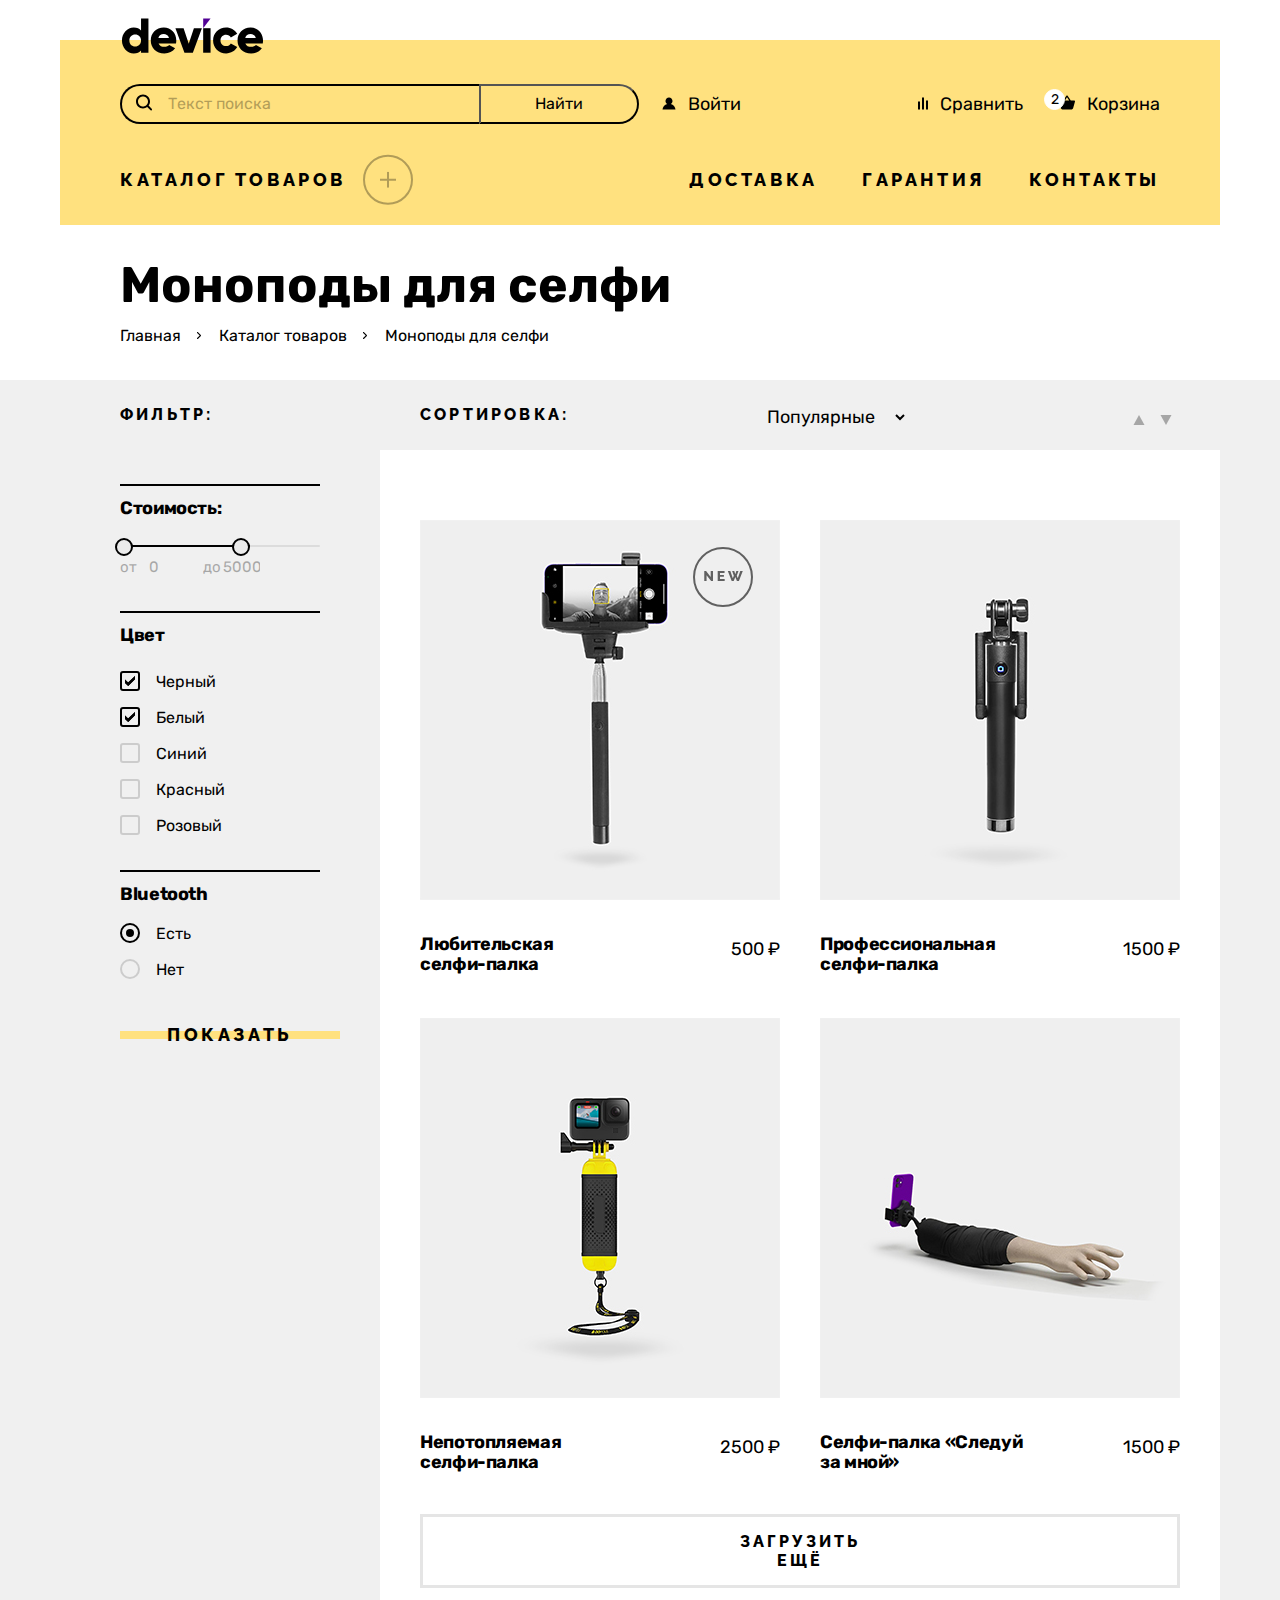
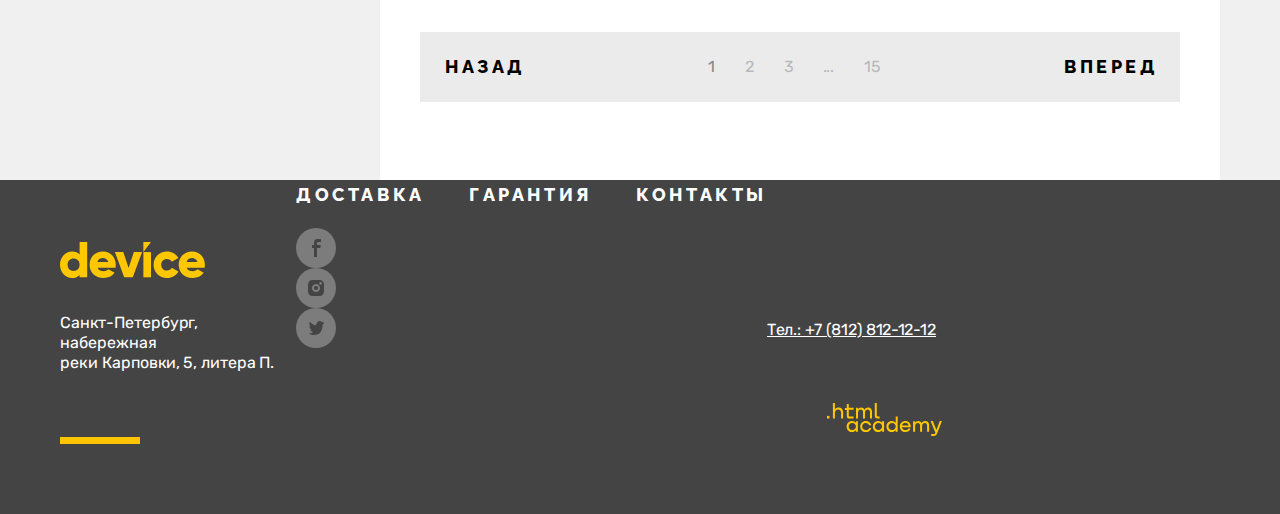
<file: catalog.html>
<!DOCTYPE html>
<html lang="ru">
  <head>
    <meta charset="utf-8">
    <title>HTML Academy: Девайс</title>
    <link rel="icon" type="image/png" sizes="32x32" href="images/favicon.png">
    <link rel="stylesheet" href="styles/normalize.css">
    <link rel="stylesheet" href="styles/styles.css">
  </head>
  <body>
    <header class="main-header">
        <div class="header-inner">
          <a class="logo_link" href="index.html">
            <img class="logo_img" src="images/logo_device.svg" width="145" height="36" alt="Логотип Device">
          </a>
          <nav class="site-nav">
          <form class="search-pad" method="get" action="https://echo.htmlacademy.ru/">
            <svg class="icon-search" width="16" height="17" viewBox="0 0 16 17" fill="none" xmlns="http://www.w3.org/2000/svg" aria-hidden="true" focusable="false">
                <path d="M15.7 14.6889L12.6 11.5889C13.5 10.3889 14 8.98892 14 7.38892C14 3.48892 10.9 0.388916 7 0.388916C3.1 0.388916 0 3.48892 0 7.38892C0 11.2889 3.1 14.3889 7 14.3889C8.6 14.3889 10 13.8889 11.2 12.9889L14.3 16.0889C14.5 16.2889 14.7 16.3889 15 16.3889C15.6 16.3889 16 15.9889 16 15.3889C16 15.1889 15.9 14.8889 15.7 14.6889ZM2 7.38892C2 4.58892 4.2 2.38892 7 2.38892C9.8 2.38892 12 4.58892 12 7.38892C12 10.1889 9.8 12.3889 7 12.3889C4.2 12.3889 2 10.1889 2 7.38892Z" fill="black"/>
            </svg>
            <label for="text-search"></label>
            <input type="search" id="text-search" name="search" placeholder="Текст поиска">
            <label for="search"></label>
            <button class="search-submit" type="submit">Найти</button>
          </form>
          <ul class="navigation-user">
            <li class="user-item">
              <a class="user-link log-in" href="#">
                <svg class="icon-user" width="14" height="13" viewBox="0 0 14 13" fill="none" xmlns="http://www.w3.org/2000/svg" aria-hidden="true" focusable="false">
                  <path d="M0.5 12.3889H13.5C13.3 9.78892 11.4 7.58892 8.8 6.88892C9.8 6.28892 10.5 5.18892 10.5 3.88892C10.5 1.98892 8.9 0.388916 7 0.388916C5.1 0.388916 3.5 1.98892 3.5 3.88892C3.5 5.18892 4.2 6.28892 5.2 6.88892C2.6 7.58892 0.7 9.78892 0.5 12.3889Z" fill="black"/>
                </svg>
                Войти
              </a>
            </li>
            <li class="user-item">             
              <a class="user-link compare" href="#">
                <svg class="icon-user" width="10" height="13" viewBox="0 0 10 13" fill="none" xmlns="http://www.w3.org/2000/svg" aria-hidden="true" focusable="false">
                  <path d="M6 0.388916H4V12.3889H6V0.388916Z" fill="black"/>
                  <path d="M2 4.38892H0V12.3889H2V4.38892Z" fill="black"/>
                  <path d="M10 3.38892H8V12.3889H10V3.38892Z" fill="black"/>
                </svg> 
                Сравнить
              </a>
            </li>
            <li class="user-item">
              <a class="user-link cart" href="#">
                <span class="item-counter">2</span>
                <svg class="icon-user" width="16" height="15" viewBox="0 0 16 15" fill="none" xmlns="http://www.w3.org/2000/svg" aria-hidden="true" focusable="false">
                  <path d="M15.3 5.38892L11.8 5.58892L8.6 0.688916C8.5 0.488916 8.2 0.388916 8 0.388916C7.8 0.388916 7.5 0.488916 7.4 0.688916L4.2 5.58892H0.7C0.3 5.58892 0 5.88892 0 6.28892C0 6.38892 0 6.38892 0 6.48892L1.9 13.2889C2.1 13.9889 2.6 14.3889 3.3 14.3889H12.7C13.4 14.3889 13.9 13.9889 14.1 13.2889L16 6.38892C16 6.28892 16 6.28892 16 6.18892C16 5.78892 15.7 5.38892 15.3 5.38892ZM8 2.28892L10.2 5.48892H5.9L8 2.28892Z" fill="black"/>
                </svg>
                Корзина
              </a>
              <div class="mini-cart">
                <svg class="mini-cart-arrow" width="14" height="7" viewBox="0 0 14 7" fill="none" xmlns="http://www.w3.org/2000/svg" aria-hidden="true" focusable="false">
                  <path d="M14 6.77783H0L7 0.777832L14 6.77783Z" fill="black"/>
                </svg>
                <ul class="mini-cart-items">
                  <li>
                    <a class="mini-cart-item" href="#">
                      <img src="images/product-1.png" height="43" width="43" alt="Фото Любительской селфи-палки">
                      Любительская<br>селфи-палка
                    </a>
                    <button class="delete-item" type="button">
                      <svg width="10" height="11" viewBox="0 0 10 11" fill="none" xmlns="http://www.w3.org/2000/svg">
                        <path d="M10 1.68692L9.09091 0.777832L5 4.86874L0.909091 0.777832L0 1.68692L4.09091 5.77783L0 9.86874L0.909091 10.7778L5 6.68692L9.09091 10.7778L10 9.86874L5.90909 5.77783L10 1.68692Z" fill="white"/>
                      </svg>
                    </button>
                  </li>
                  <li>
                    <a class="mini-cart-item" href="#">
                      <img src="images/product-2.png" height="43" width="43" alt="Фото Профессиональной селфи-палки">
                      Профессиональная<br>селфи-палка
                    </a>
                    <button class="delete-item" type="button">
                      <svg width="10" height="11" viewBox="0 0 10 11" fill="none" xmlns="http://www.w3.org/2000/svg">
                        <path d="M10 1.68692L9.09091 0.777832L5 4.86874L0.909091 0.777832L0 1.68692L4.09091 5.77783L0 9.86874L0.909091 10.7778L5 6.68692L9.09091 10.7778L10 9.86874L5.90909 5.77783L10 1.68692Z" fill="white"/>
                      </svg>
                    </button>
                  </li>
                </ul>
                <ul class="about-mini-cart">
                  <li class="info-mini-cart">
                    Товаров: 2
                  </li>
                  <li class="info-mini-cart">
                    Сумма: 2000 ₽
                  </li>
                </ul>
                <a class="open-cart-button" href="#">
                  Открыть корзину
                </a>
              </div>
            </li>
          </ul>
        </nav>
        <nav class="site-nav">
          <button class="open-catalog" type="button">
            <b>Каталог товаров</b>
            <svg width="50" height="51" viewBox="0 0 50 51" fill="none" xmlns="http://www.w3.org/2000/svg" aria-hidden="true" focusable="false">
              <circle cx="25" cy="25.787" r="24" stroke="black" stroke-width="2"/>
              <g clip-path="url(#clip0_11423_1729)">
              <path d="M33 24.787H26V17.787H24V24.787H17V26.787H24V33.787H26V26.787H33V24.787Z" fill="black"/>
            </g>
            <defs>
              <clipPath id="clip0_11423_1729">
                <rect width="16" height="16" fill="white" transform="translate(17 17.787)"/>
              </clipPath>
            </defs>
            </svg>
        </button>
            <div class="menu-container">
              <ul class="menu-pages">
                <li class="menu-page">
                  <a class="menu-link" href="#">Виртуальная реальность</a>
                </li>
                <li class="menu-page">
                  <a class="menu-link" href="catalog.html">Моноподы для cелфи</a>
                </li>
                <li class="menu-page">
                  <a class="menu-link" href="#">Экшн-камеры</a>
                </li>
                <li class="menu-page">
                  <a class="menu-link" href="#">Фитнес-браслеты</a>
                </li>
                <li class="menu-page">
                  <a class="menu-link" href="#">Умные часы</a>
                </li>
                <li class="menu-page">
                </li>
                <li class="menu-page">
                  <a class="menu-link" href="#">Квадрокоптеры</a>
                </li>
              </ul>
            </div>
          <ul class="navigation-site">
            <li class="navigation-item">
              <a class="navigation-link" href="#">Доставка</a>
            </li>
            <li class="navigation-item">
              <a class="navigation-link" href="#">Гарантия</a>
            </li>
            <li class="navigation-item">
              <a class="navigation-link" href="#">Контакты</a>
            </li>
          </ul>
        </nav>
      </div>
      </header>
    <main class="main-inner">
        <header class="page-container inner-header">
            <div class="header-plus"></div>
            <h1 class="titles inner-header-title">Моноподы для селфи</h1>
            <ul class="breadcrumbs">
                <li class="breadcrumbs-item">
                  <a class="breadcrumbs-link" href="index.html">Главная</a>
                </li>
                <li class="breadcrumbs-item">
                    <a class="breadcrumbs-link" href="#">Каталог товаров</a>
                </li>
                <li class="breadcrumbs-item">
                    <a class="breadcrumbs-link">Моноподы для селфи</a>
                </li>
              </ul>
          </header>
        <section class="catalog-products">
          <div class="page-container catalog-inner">
          <h2 class="visually-hidden">Список товаров с фильтрами</h2>
          <div class="filters">
            <h3>Фильтр:</h3>
            <form class="catalog-filter" action="https://echo.htmlacademy.ru/" method="get">
                <div class="filter-frame">
                <fieldset class="catalog-filter-group">
                    <legend class="catalog-filter-title filter-title">Стоимость:</legend>
      
                    <div class="range">
                      <div class="range-scale">
                        <div class="range-bar" style="left: 0; width: 130px">
                          <button class="range-toggle toggle-min">
                            <span class="visually-hidden">Изменить минимальную цену.</span>
                          </button>
                          <button class="range-toggle toggle-max">
                            <span class="visually-hidden">Изменить максимальную цену.</span>
                          </button>
                        </div>
                      </div>
      
                      <div class="range-wrapper-inputs">
                        <label class="catalog-filter-label">
                          от <input class="range-input min-p" type="number" value="0" name="min-price">
                        </label>
                        <label class="catalog-filter-label">
                          до <input class="range-input max-p" type="number" value="5000" name="max-price" style="width: 37px">
                        </label>
                      </div>
                    </div>
                  </fieldset>
                </div>
              <div class="filter-frame">
              <fieldset class="catalog-filter-group">
                <legend class="filter-title catalog-filter-title">Цвет</legend>
                <ul class="catalog-filter-list">
                  <li class="catalog-filter-item">
                    <label class="control">
                      <input class="control-input visually-hidden" type="checkbox" name="black" checked>
                      <span class="control-mark"></span>
                      <span class="control-label">Черный</span>
                    </label>
                  </li>
                  <li class="catalog-filter-item">
                    <label class="control">
                      <input class="control-input visually-hidden" type="checkbox" name="white" checked>
                      <span class="control-mark"></span>
                      <span class="control-label">Белый</span>
                    </label>
                  </li>
                  <li class="catalog-filter-item">
                    <label class="control">
                      <input class="control-input visually-hidden" type="checkbox" name="blue">
                      <span class="control-mark"></span>
                      <span class="control-label">Синий</span>
                    </label>
                  </li>
                  <li class="catalog-filter-item">
                    <label class="control">
                      <input class="control-input visually-hidden" type="checkbox" name="red">
                      <span class="control-mark"></span>
                      <span class="control-label">Красный</span>
                    </label>
                  </li>
                  <li class="catalog-filter-item">
                    <label class="control">
                      <input class="control-input visually-hidden" type="checkbox" name="pink">
                      <span class="control-mark"></span>
                      <span class="control-label">Розовый</span>
                    </label>
                  </li>               
                </ul>
              </fieldset>  
            </div>  
            <div class="filter-frame bluetooth">
              <fieldset class="catalog-filter-group">
                <legend class="filter-title catalog-filter-title bt-yes-no">Bluetooth</legend>
                <ul class="catalog-filter-list">
                  <li class="catalog-filter-item">
                    <label class="control">
                      <input class="control-input visually-hidden" type="radio" name="bt" value="bt-yes"  checked>
                      <span class="control-mark"></span>
                      <span class="control-label">Есть</span>
                    </label>
                  </li>
                  <li class="catalog-filter-item">
                    <label class="control">
                      <input class="control-input visually-hidden" type="radio" name="bt" value="bt-no">
                      <span class="control-mark"></span>
                      <span class="control-label">Нет</span>
                    </label>
                  </li>
                </ul>
              </fieldset>  
            </div>  
              <button class="filters-on link-item" type="submit">Показать</button>
            </form>
          </div>
          <div class="catalog-right-column">
          <div class="sort">
              <h3>Сортировка:</h3>
              <select class="select-control" aria-label="Сортировка">
                <option value="popular">Популярные</option>
                <option value="cheap">По цене</option>
              </select>
              <a href="#" class="button-icon sort-up">
                <svg width="12" height="10" viewBox="0 0 12 10" fill="none" xmlns="http://www.w3.org/2000/svg" aria-hidden="true" focusable="false">
                    <path d="M6 0L11.5 10H0.5" fill="black"/>
                </svg>
                <span class="visually-hidden">По возрастанию</span>
              </a>
              <a class="button-icon sort-down" href="#">
                <svg width="12" height="10" viewBox="0 0 12 10" fill="none" xmlns="http://www.w3.org/2000/svg" aria-hidden="true" focusable="false">
                    <path d="M6 10L0.499999 9.61651e-07L11.5 0" fill="black"/>
                </svg>
                <span class="visually-hidden">По убыванию</span>
              </a>
          </div>
          <div class="items">
              <ul class="card-items">
                <li class="item">
                    <a class="product-card-link" href="#">
                        <svg class="new" width="60" height="60" viewBox="0 0 60 60" fill="none" xmlns="http://www.w3.org/2000/svg" aria-hidden="true" focusable="false">
                            <circle cx="30" cy="30" r="29" stroke="black" stroke-opacity="0.6" stroke-width="2"/>
                            <path d="M13.5632 28.316V34H11.2672V24.06H13.0872L17.6932 29.912V24.06H19.9892V34H18.1132L13.5632 28.316ZM31.6763 31.984V34H24.6903V24.06H31.5503V26.076H26.9863V28.008H30.9063V29.87H26.9863V31.984H31.6763ZM39.1471 24.074H41.2611L42.2971 27.252L43.3331 24.074H45.4611L43.7671 28.694L44.7751 31.34L47.2671 24.06H49.7731L45.8951 34H43.9071L42.2971 30.108L40.7011 34H38.6991L34.8351 24.06H37.3271L39.8331 31.34L40.8131 28.694L39.1471 24.074Z" fill="black" fill-opacity="0.6"/>
                        </svg>
                        <div class="product-card-image">
                            <b class="about-product">Подробнее</b>
                            <div class="show-product"></div>
                            <img src="images/product-1.png" height="380" width="360" alt="Фото Любительской селфи-палки">
                        </div>
                        <h4 class="product-card-title">Любительская<br>селфи-палка</h4>
                        <span class="product-card-price">500 ₽</span>
                    </a>
                  </li>
                  <li class="item">
                    <a class="product-card-link" href="#">
                        <div class="product-card-image">
                            <b class="about-product">Подробнее</b>
                            <div class="show-product"></div>
                            <img src="images/product-2.png" height="380" width="360" alt="Фото Профессиональной селфи-палки">
                        </div>
                        <h4 class="product-card-title">Профессиональная<br>селфи-палка</h4>
                        <span class="product-card-price">1500 ₽</span>
                    </a>
                  </li>
                  <li class="item">
                    <a class="product-card-link" href="#">
                        <div class="product-card-image">
                            <b class="about-product">Подробнее</b>
                            <div class="show-product"></div>
                            <img src="images/product-3.png" height="380" width="360" alt="Фото Непотопляемой селфи-палки">
                        </div>
                        <h4 class="product-card-title">Непотопляемая<br>селфи-палка</h4>
                        <span class="product-card-price">2500 ₽</span>
                    </a>
                  </li>
                  <li class="item">
                    <a class="product-card-link" href="#">
                        <div class="product-card-image">
                            <b class="about-product">Подробнее</b>
                            <div class="show-product"></div>
                            <img src="images/product-4.png" height="380" width="360" alt="Фото Селфи-палки Следуй за мной">
                        </div>
                        <h4 class="product-card-title">Селфи-палка &laquo;Следуй<br>за мной&raquo;</h4>
                        <span class="product-card-price">1500 ₽</span>
                    </a>
                  </li>
              </ul>
            <button class="show-more" type="button">Загрузить ещё</button>
            <ul class="pagination">
                <li class="pagination-item">
                  <a class="pagination-link pagination-prev pagination-disabled">
                    <span class="catalog-pages">Назад</span>
                  </a>
                </li>
                <li class="pagination-page">
                  <a class="page-number pagination-link pagination-current">1</a>
                </li>
                <li class="pagination-page">
                  <a class="page-number pagination-link" href="#">2</a>
                </li>
                <li class="pagination-page">
                  <a class="page-number pagination-link" href="#">3</a>
                </li>
                <li class="pagination-page">
                  <a class="page-number pagination-link">...</a>
                </li>
                <li class="pagination-page">
                  <a class="page-number pagination-link" href="#">15</a>
                </li>
                <li class="pagination-item">
                  <a class="pagination-link pagination-next pagination-slider" href="#">
                    <span class="catalog-pages">Вперед</span>
                  </a>
                </li>
              </ul>
          </div>
        </div>
    </div>
        </section>
    </main>
    <footer class="main-footer">
        <div class="footer-inner">
        <div class="footer-cotacts">
        <a class="logo_link" href="index.html">
          <img class="logo_img" src="images/logo_device_orange.svg" width="145" height="36" alt="Логотип Device">
        </a>
        <span>
          Санкт-Петербург, набережная<br>реки Карповки, 5, литера П.
        </span>
        <div class="yellow-stuff"></div>
        </div>
        <div class="footer-nav">
        <nav class="footer-nav"> 
          <ul class="navigation-site">
            <li class="navigation-item"><a href="#" class="navigation-link">Доставка</a></li>
            <li class="navigation-item"><a href="#" class="navigation-link">Гарантия</a></li>
            <li class="navigation-item"><a href="#" class="navigation-link">Контакты</a></li>
          </ul>
        </nav>
        <ul class="socials">
          <li>
            <a class="social-link" href="https://www.facebook.com/htmlacademy">
              <svg width="9" height="18" viewBox="0 0 9 18" fill="none" xmlns="http://www.w3.org/2000/svg" aria-hidden="true" focusable="false">
                <path d="M6.5 3H9V0H5.6C2.8 0 2 1.7 2 4.2V6H0V9H2V18H5V9H8.3L8.9 6H5V4.5C5 3.7 5.3 3 6.5 3Z" fill="#444444"/>
              </svg>
              <span class="visually-hidden">Фейсбук</span>
            </a>
         </li>
          <li>
            <a class="social-link" href="https://www.instagram.com/htmlacademy/">
              <svg width="16" height="16" viewBox="0 0 16 16" fill="none" xmlns="http://www.w3.org/2000/svg" aria-hidden="true" focusable="false">
                <path d="M8 10C9.10457 10 10 9.10457 10 8C10 6.89543 9.10457 6 8 6C6.89543 6 6 6.89543 6 8C6 9.10457 6.89543 10 8 10Z" fill="#444444"/>
                <path d="M14.7 1.3C13.8 0.4 12.7 0 11.3 0H4.7C1.9 0 0 1.9 0 4.7V11.3C0 12.7 0.4 13.9 1.4 14.7C2.3 15.6 3.4 16 4.7 16H11.3C12.7 16 13.9 15.6 14.7 14.7C15.5 13.8 16 12.7 16 11.3V4.7C16 3.3 15.6 2.1 14.7 1.3ZM8 12.1C5.8 12.1 3.9 10.3 3.9 8C3.9 5.7 5.8 3.9 8 3.9C10.2 3.9 12.1 5.7 12.1 8C12.1 10.3 10.2 12.1 8 12.1ZM12.6 4.7C11.9 4.7 11.3 4.2 11.3 3.4C11.3 2.6 11.8 2.1 12.6 2.1C13.3 2.1 13.9 2.7 13.9 3.4C13.9 4.1 13.3 4.7 12.6 4.7Z" fill="#444444"/>
              </svg>
              <span class="visually-hidden">Инстаграм</span>
            </a>
          </li>
          <li>
            <a class="social-link" href="https://twitter.com/htmlacademy_ru">
              <svg width="15" height="15" viewBox="0 0 15 15" fill="none" xmlns="http://www.w3.org/2000/svg" aria-hidden="true" focusable="false">
                <path d="M9.7 0.155143C11.2 -0.344857 12.3 0.455143 12.9 1.25514C13.4 1.05514 14 0.855143 14.6 0.655143C14.6 1.45514 14.1 2.05514 13.8 2.25514C14.5 2.45514 15 1.85514 15 1.85514C14.9 2.75514 14.1 3.55514 13.6 3.75514C13.4 10.0551 10.8 14.1551 4.7 14.0551C4.2 14.0551 4.8 14.0551 4.3 14.0551C4 14.0551 0.6 13.6551 0 12.2551C2 12.4551 3.4 11.8551 4.1 11.1551C3.3 10.8551 1.7 10.7551 1.5 8.35514C1.8 8.55514 2 8.65514 2.6 8.55514C1.5 7.75514 0.3 7.05514 0.4 5.05514C0.7 5.35514 1.3 5.55514 1.6 5.45514C1 5.25514 -0.2 2.35514 0.8 0.855143C2.4 2.55514 4.1 4.25514 7.1 4.35514C7.3 2.25514 8.1 0.855143 9.7 0.155143Z" fill="#444444"/>
              </svg>
              <span class="visually-hidden">Твиттер</span>
            </a>
          </li>
        </ul>
        </div>
        <div class="footer-tel">
        <a class="contacts-phone" href="tel:+78128121212">Тел.: +7 (812) 812-12-12</a>
        <a class="logo_academy" href="https://htmlacademy.ru/">
            <svg width="115" height="33" viewBox="0 0 115 33" fill="#FFC700" xmlns="http://www.w3.org/2000/svg" aria-hidden="true" focusable="false">
                <path d="M0 12.9V15.5H2.5V12.9H0Z" fill="#FFC700"/>
                <path d="M11.6 4.5C10 4.5 8.8 5.2 8 6.2H7.9V0H5.9V15.5H7.9V10.2C7.9 8.1 9.2 6.6 11.2 6.6C13 6.6 14.1 8 14.1 9.8V15.5H16.1V9.4C16.2 6.4 14.3 4.5 11.6 4.5Z" fill="#FFC700"/>
                <path d="M26.6 4.8H21.8V1.1H19.8V4.9H17.9V6.9H19.8V12.9C19.8 14.6 20.8 15.6 22.5 15.6H26.6V13.6H22.9C22.2 13.6 21.8 13.2 21.8 12.5V6.8H26.6V4.8Z" fill="#FFC700"/>
                <path d="M41.1 4.6C39.5 4.6 38.2 5.4 37.6 6.7H37.5C36.9 5.5 35.7 4.6 34.1 4.6C32.7 4.6 31.6 5.4 31 6.4H30.9V4.8H29V15.4H31V10C31 8 32 6.5 33.6 6.5C35.1 6.5 36 7.5 36 9.1V15.4H38V9.8C38 7.4 39.4 6.5 40.6 6.5C42.1 6.5 43 7.5 43 9.1V15.4H45V8.9C45.1 6.4 43.6 4.6 41.1 4.6Z" fill="#FFC700"/>
                <path d="M47.8 12.7C47.8 14.4 48.8 15.4 50.6 15.4H52.6V13.4H50.9C50.2 13.4 49.8 13 49.8 12.3V0H47.8V12.7Z" fill="#FFC700"/>
                <path d="M28.9 19.7C28 18.6 26.7 17.9 25 17.9C21.9 17.9 19.6 20.2 19.6 23.5C19.6 26.8 21.9 29.1 25 29.1C26.8 29.1 28 28.3 28.8 27.2H28.9V28.8H30.9V18.2H28.9V19.7ZM25.3 27.1C23.1 27.1 21.7 25.5 21.7 23.5C21.7 21.5 23.1 19.9 25.3 19.9C27.5 19.9 28.9 21.5 28.9 23.5C28.9 25.4 27.5 27.1 25.3 27.1Z" fill="#FFC700"/>
                <path d="M44.2 22C43.7 19.6 41.6 17.9 38.8 17.9C35.4 17.9 33.2 20.4 33.2 23.5C33.2 26.6 35.4 29.1 38.8 29.1C41.6 29.1 43.7 27.3 44.2 24.9H42.1C41.7 26.2 40.4 27.2 38.8 27.2C36.6 27.2 35.2 25.6 35.2 23.6C35.2 21.6 36.6 20 38.8 20C40.4 20 41.6 21 42.1 22.2H44.2V22Z" fill="#FFC700"/>
                <path d="M55.1 19.7C54.2 18.6 52.9 17.9 51.2 17.9C48.1 17.9 45.8 20.2 45.8 23.5C45.8 26.8 48.1 29.1 51.2 29.1C53 29.1 54.2 28.3 55 27.2H55.1V28.8H57.1V18.2H55.1V19.7ZM51.5 27.1C49.3 27.1 47.9 25.5 47.9 23.5C47.9 21.5 49.3 19.9 51.5 19.9C53.7 19.9 55.1 21.5 55.1 23.5C55.1 25.4 53.6 27.1 51.5 27.1Z" fill="#FFC700"/>
                <path d="M68.7 19.8C67.8 18.7 66.5 17.9 64.8 17.9C61.7 17.9 59.4 20.2 59.4 23.5C59.4 26.8 61.6 29.1 64.8 29.1C66.5 29.1 67.8 28.3 68.6 27.3H68.7V28.8H70.7V13.4H68.7V19.8ZM65.1 27.1C62.9 27.1 61.5 25.5 61.5 23.5C61.5 21.5 62.9 19.9 65.1 19.9C67.3 19.9 68.7 21.5 68.7 23.5C68.6 25.5 67.2 27.1 65.1 27.1Z" fill="#FFC700"/>
                <path d="M78.3 17.9C75 17.9 72.8 20.4 72.8 23.5C72.8 26.5 74.9 29.1 78.3 29.1C80.8 29.1 82.8 27.8 83.5 25.5H81.4C80.9 26.5 79.8 27.1 78.4 27.1C76.5 27.1 75.1 25.8 75 24.2H83.8C84 20.6 81.8 17.9 78.3 17.9ZM78.3 19.8C80 19.8 81.3 20.8 81.6 22.4H75.1C75.4 20.9 76.6 19.8 78.3 19.8Z" fill="#FFC700"/>
                <path d="M98.2 17.9C96.6 17.9 95.3 18.7 94.6 19.9H94.5C93.9 18.7 92.7 17.9 91.1 17.9C89.7 17.9 88.6 18.6 88 19.7V18.2H86.1V28.8H88.1V23.4C88.1 21.4 89.1 20 90.7 19.9C92.2 19.9 93.1 20.9 93.1 22.5V28.8H95.1V23.2C95.1 20.8 96.5 19.9 97.7 19.9C99.2 19.9 100.1 20.9 100.1 22.5V28.8H102.1V22.3C102.2 19.7 100.7 17.9 98.2 17.9Z" fill="#FFC700"/>
                <path d="M109.4 27L105.8 18.1H103.6L108.4 29.7C108.1 30.6 107.7 30.9 106.7 30.9H104.2V32.9H106.7C108.5 32.9 109.5 32.1 110.2 30.3L114.9 18.1H112.8L109.4 27Z" fill="#FFC700"/>
            </svg>
        </a>
      </div>
      </div>
      </footer>
    </body>
  </html>
</file>
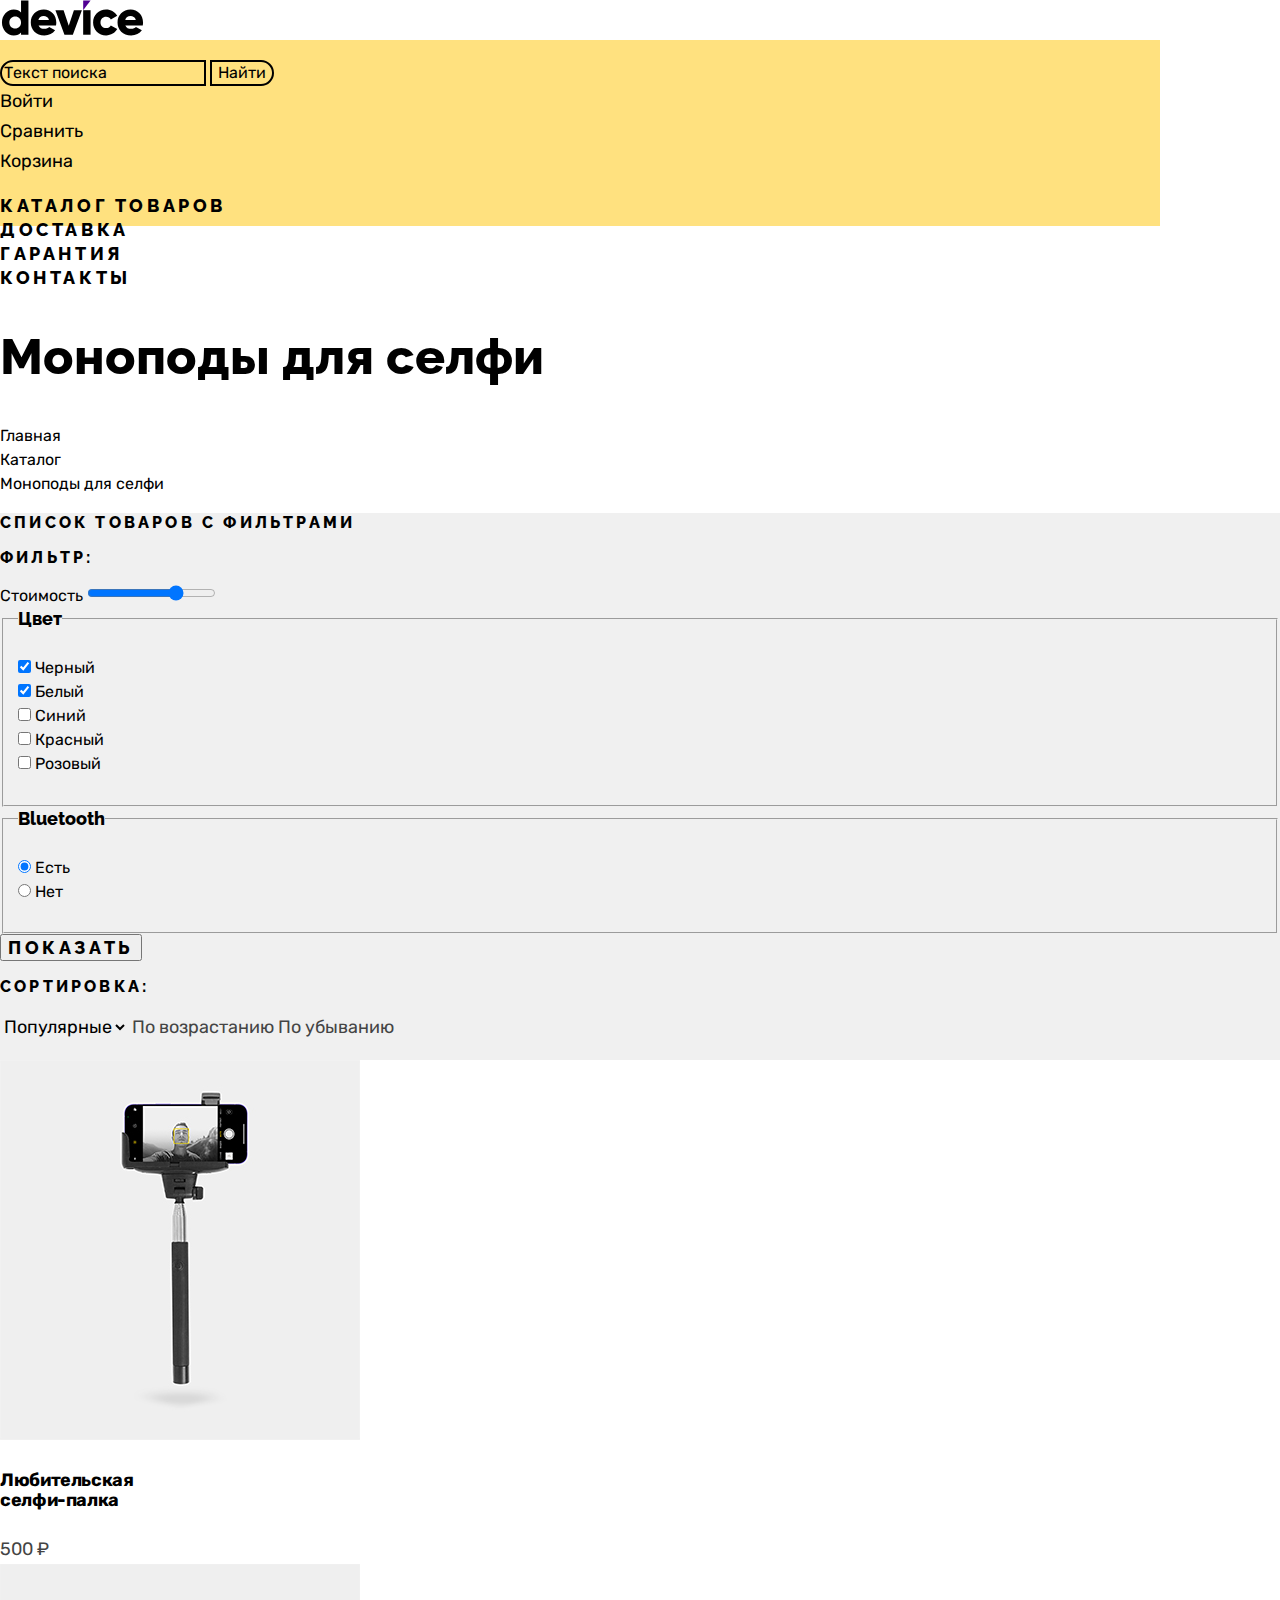
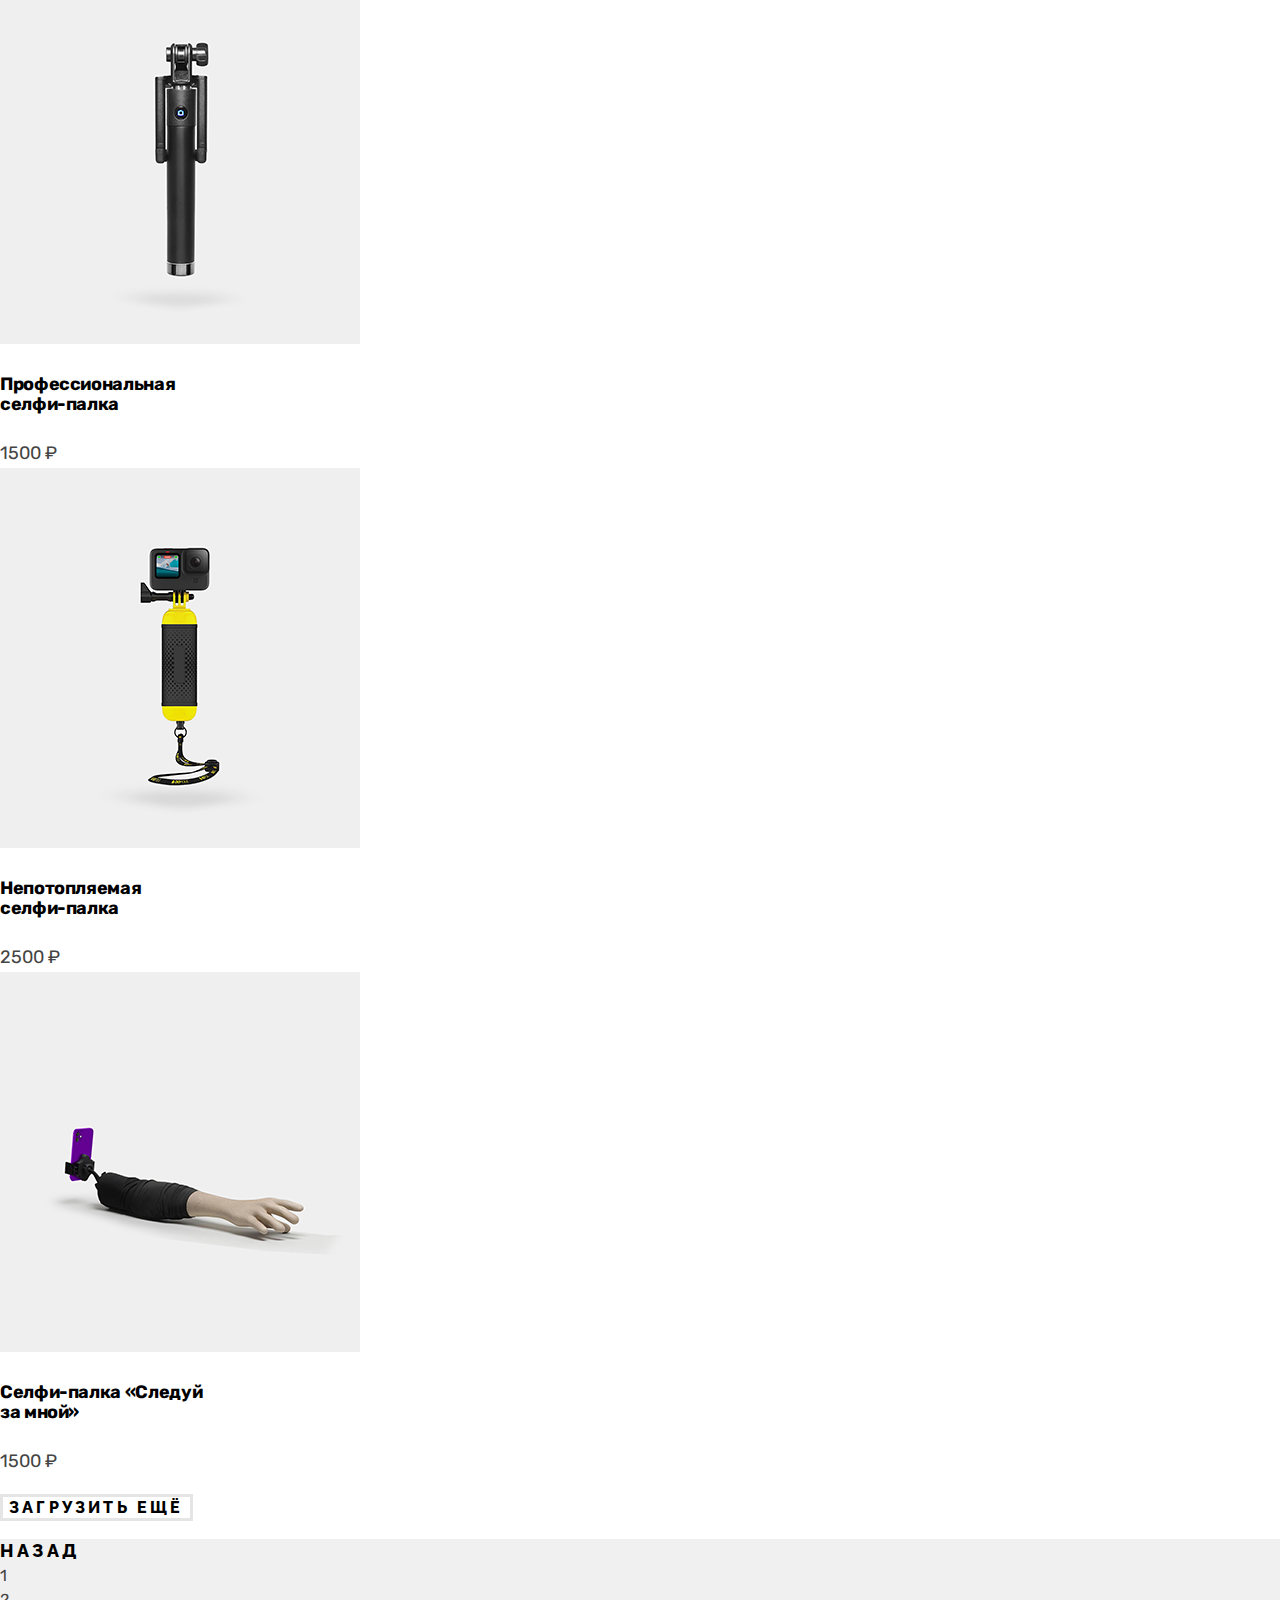
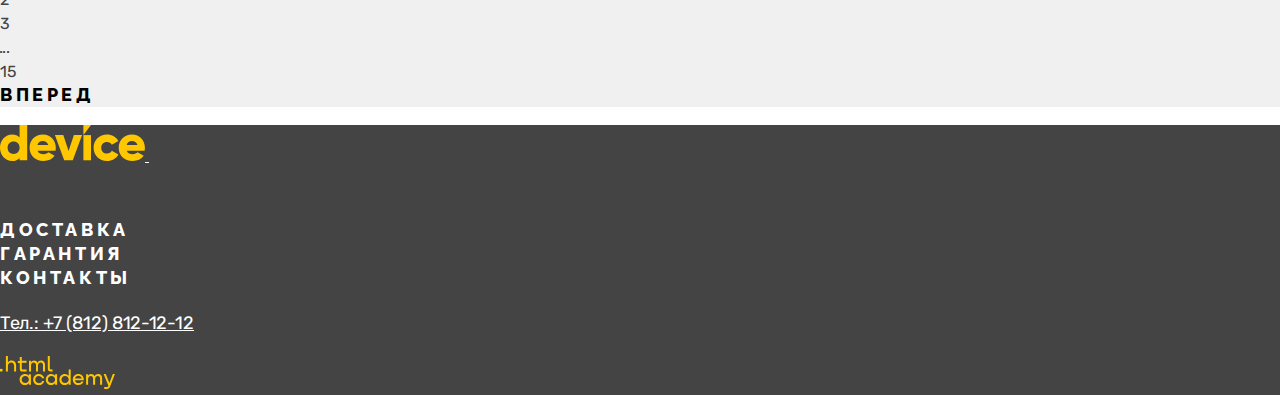
<file: 3/catalog.html>
<!DOCTYPE html>
<html lang="ru">
  <head>
    <meta charset="utf-8">
    <title>HTML Academy: Девайс</title>
    <!-- <link rel="preconnect" href="https://fonts.googleapis.com">
    <link rel="preconnect" href="https://fonts.gstatic.com" crossorigin>
    <link href="https://fonts.googleapis.com/css2?family=Raleway:wght@800&family=Rubik:wght@400;700&display=swap" rel="stylesheet"> -->
    <link rel="stylesheet" href="styles/normalize.css">
    <link rel="stylesheet" href="styles/styles.css">
    <base href="https://htmlacademy-htmlcss.github.io/2012749-device-33/3/">
</head>
  <body>
    <header class="main-header">
        <nav>
          <a class="logo_link" href="index.html">
            <img class="logo_img" src="images/logo_device.svg" width="145" height="36" alt="Логотип Device">
          </a>
          <ul class="navigation-user">
            <li class="navigation-item">
              <form method="get" action="https://echo.htmlacademy.ru/">
                <!-- <label for="search" class="visual-hidden">Поиск по сайту</label> -->
                <input type="search" id="search" name="search" placeholder="Текст поиска">
                <input type="submit" value="Найти">
              </form>
            </li>
            <li class="navigation-item">
              <a class="user-link" href="#">Войти</a>
            </li>
            <li class="navigation-item">
              <a class="user-link" href="#">Сравнить</a>
            </li>
            <li class="navigation-item">
              <a class="user-link" href="#">Корзина</a>
            </li>
          </ul>
          <ul class="navigation-site">
            <li class="navigation-item">
              <a class="navigation-link" href="catalog.htnl">Каталог товаров</a>
            </li>
            <li class="navigation-item">
              <a class="navigation-link" href="#">Доставка</a>
            </li>
            <li class="navigation-item">
              <a class="navigation-link" href="#">Гарантия</a>
            </li>
            <li class="navigation-item">
              <a class="navigation-link" href="#">Контакты</a>
            </li>
          </ul>
        </nav>
    </header>
    <main class="main-inner">
        <h1 class="visual-hidden">Каталог моноподов для селфи</h1>
        <header class="inner-header">
            <h2 class="inner-header-title">Моноподы для селфи</h2>
            <ul class="breadcrumbs">
                <li class="breadcrumbs-item">
                  <a class="breadcrumbs-link" href="index.html">Главная</a>
                </li>
                <li class="breadcrumbs-item">
                    <a class="breadcrumbs-link" href="#">Каталог</a>
                </li>
                <li class="breadcrumbs-item">
                    <a class="breadcrumbs-link">Моноподы для селфи</a>
                </li>
              </ul>
          </header>
        <section class="catalog-products">
          <h3 class="visually-hidden">Список товаров с фильтрами</h3>
          <div class="filters">
            <h3>Фильтр:</h3>
            <form class="catalog-filter" action="https://echo.htmlacademy.ru/" method="get">
              <div class="half-width">
                <label for="cost">Стоимость</label>
                    <input type="range" id="cost" min="0" max="7000" step="100" value="5000"> 
              </div>
              <fieldset class="catalog-filter-group">
                <legend class="catalog-filter-title">Цвет</legend>
                <ul class="catalog-filter-list">
                  <li class="catalog-filter-item">
                    <label class="control">
                      <input class="control-input" type="checkbox" name="black" checked>
                      Черный
                    </label>
                  </li>
                  <li class="catalog-filter-item">
                    <label class="control">
                      <input class="control-input" type="checkbox" name="white" checked>
                      Белый
                    </label>
                  </li>
                  <li class="catalog-filter-item">
                    <label class="control">
                      <input class="control-input" type="checkbox" name="blue">
                      Синий
                    </label>
                  </li>
                  <li class="catalog-filter-item">
                    <label class="control">
                      <input class="control-input" type="checkbox" name="red">
                      Красный
                    </label>
                  </li>
                  <li class="catalog-filter-item">
                    <label class="control">
                      <input class="control-input" type="checkbox" name="pink">
                      Розовый
                    </label>
                  </li>               
                </ul>
              </fieldset>    
              <fieldset class="catalog-filter-group">
                <legend class="catalog-filter-title">Bluetooth</legend>
                <ul class="catalog-filter-list">
                  <li class="catalog-filter-item">
                    <label class="control">
                      <input class="control-input" type="radio" name="bt" value="bt-yes"  checked>
                      Есть
                    </label>
                  </li>
                  <li class="catalog-filter-item">
                    <label class="control">
                      <input class="control-input" type="radio" name="bt" value="bt-no">
                      Нет
                    </label>
                  </li>
                </ul>
              </fieldset>    
              <button class="filters-on" type="submit">Показать</button>
            </form>
          </div>
          <div class="sort">
              <h3>Сортировка:</h3>
              <select class="select-control" aria-label="Сортировка">
                <option value="popular">Популярные</option>
                <option value="cheap">По цене</option>
              </select>
              <a href="#" class="button-icon">
                <span class="visually-hidden">По возрастанию</span>
              </a>
              <a class="button-icon" href="#">
                <span class="visually-hidden">По убыванию</span>
              </a>
          </div>
          <div class="items">
              <ul class="card-items">
                <li class="item">
                    <a class="product-card-link" href="#">
                      <img class="product-card-image" src="images/product-1.png" height="380" width="360">
                      <h4 class="product-card-title">Любительская<br>селфи-палка</h4>
                    </a>
                    <span class="product-card-price">500 ₽</span>
                  </li>
                  <li class="item">
                    <a class="product-card-link" href="#">
                      <img class="product-card-image" src="images/product-2.png" height="380" width="360">
                      <h4 class="product-card-title">Профессиональная<br>селфи-палка</h4>
                    </a>
                    <span class="product-card-price">1500 ₽</span>
                  </li>
                  <li class="item">
                    <a class="product-card-link" href="#">
                      <img class="product-card-image" src="images/product-3.png" height="380" width="360">
                      <h4 class="product-card-title">Непотопляемая<br>селфи-палка</h4>
                    </a>
                    <span class="product-card-price">2500 ₽</span>
                  </li>
                  <li class="item">
                    <a class="product-card-link" href="#">
                      <img class="product-card-image" src="images/product-4.png" height="380" width="360">
                      <h4 class="product-card-title">Селфи-палка &laquo;Следуй<br>за мной&raquo;</h4>
                    </a>
                    <span class="product-card-price">1500 ₽</span>
                  </li>
              </ul>
            <button class="show-more" type="button">Загрузить ещё</button>
            <ul class="pagination">
                <li class="pagination-item">
                  <a class="pagination-link pagination-prev pagination-disabled">
                    <span class="catalog-pages">Назад</span>
                  </a>
                </li>
                <li class="pagination-item">
                  <a class="pagination-link pagination-current">1</a>
                </li>
                <li class="pagination-item">
                  <a class="pagination-link" href="#">2</a>
                </li>
                <li class="pagination-item">
                  <a class="pagination-link" href="#">3</a>
                </li>
                <li class="pagination-item">
                  <a class="pagination-link">...</a>
                </li>
                <li class="pagination-item">
                  <a class="pagination-link" href="#">15</a>
                </li>
                <li class="pagination-item">
                  <a class="pagination-link pagination-next" href="#">
                    <span class="catalog-pages">Вперед</span>
                  </a>
                </li>
              </ul>
          </div>
        </section>
    </main>
    <footer class="main-footer">
        <a class="logo_link" href="index.html">
          <img class="logo_img" src="images/logo_device_orange.svg" width="145" height="36" alt="Логотип Device">
        </a>
        <span>
          Санкт-Петербург, набережная<br>
          реки Карповки, 5, литера П.
        </span>
        <nav class="footer-nav"> 
          <ul class="navigation-site">
            <li><a href="#" class="navigation-link">Доставка</a></li>
            <li><a href="#" class="navigation-link">Гарантия</a></li>
            <li><a href="#" class="navigation-link">Контакты</a></li>
          </ul>
        </nav>
        <a class="contacts-phone" href="tel:+78128121212">Тел.: +7 (812) 812-12-12</a>
        <ul class="socials">
            <li><a href="https://www.facebook.com/htmlacademy"><span class="visual-hidden">Фейсбук</span></a></li>
            <li><a href="https://www.instagram.com/htmlacademy/"><span class="visual-hidden">Инстаграм</span></li>
            <li><a href="https://twitter.com/htmlacademy_ru"><span class="visual-hidden">Твиттер</span></a></li>
        </ul>
        <a class="logo_academy" href="https://htmlacademy.ru/">
          <img class="logo_img" src="images/logo_academy.svg" width="115" height="33" alt="Логотип Html Academy">
        </a>
      </footer>
    </body>
  </html>
</file>
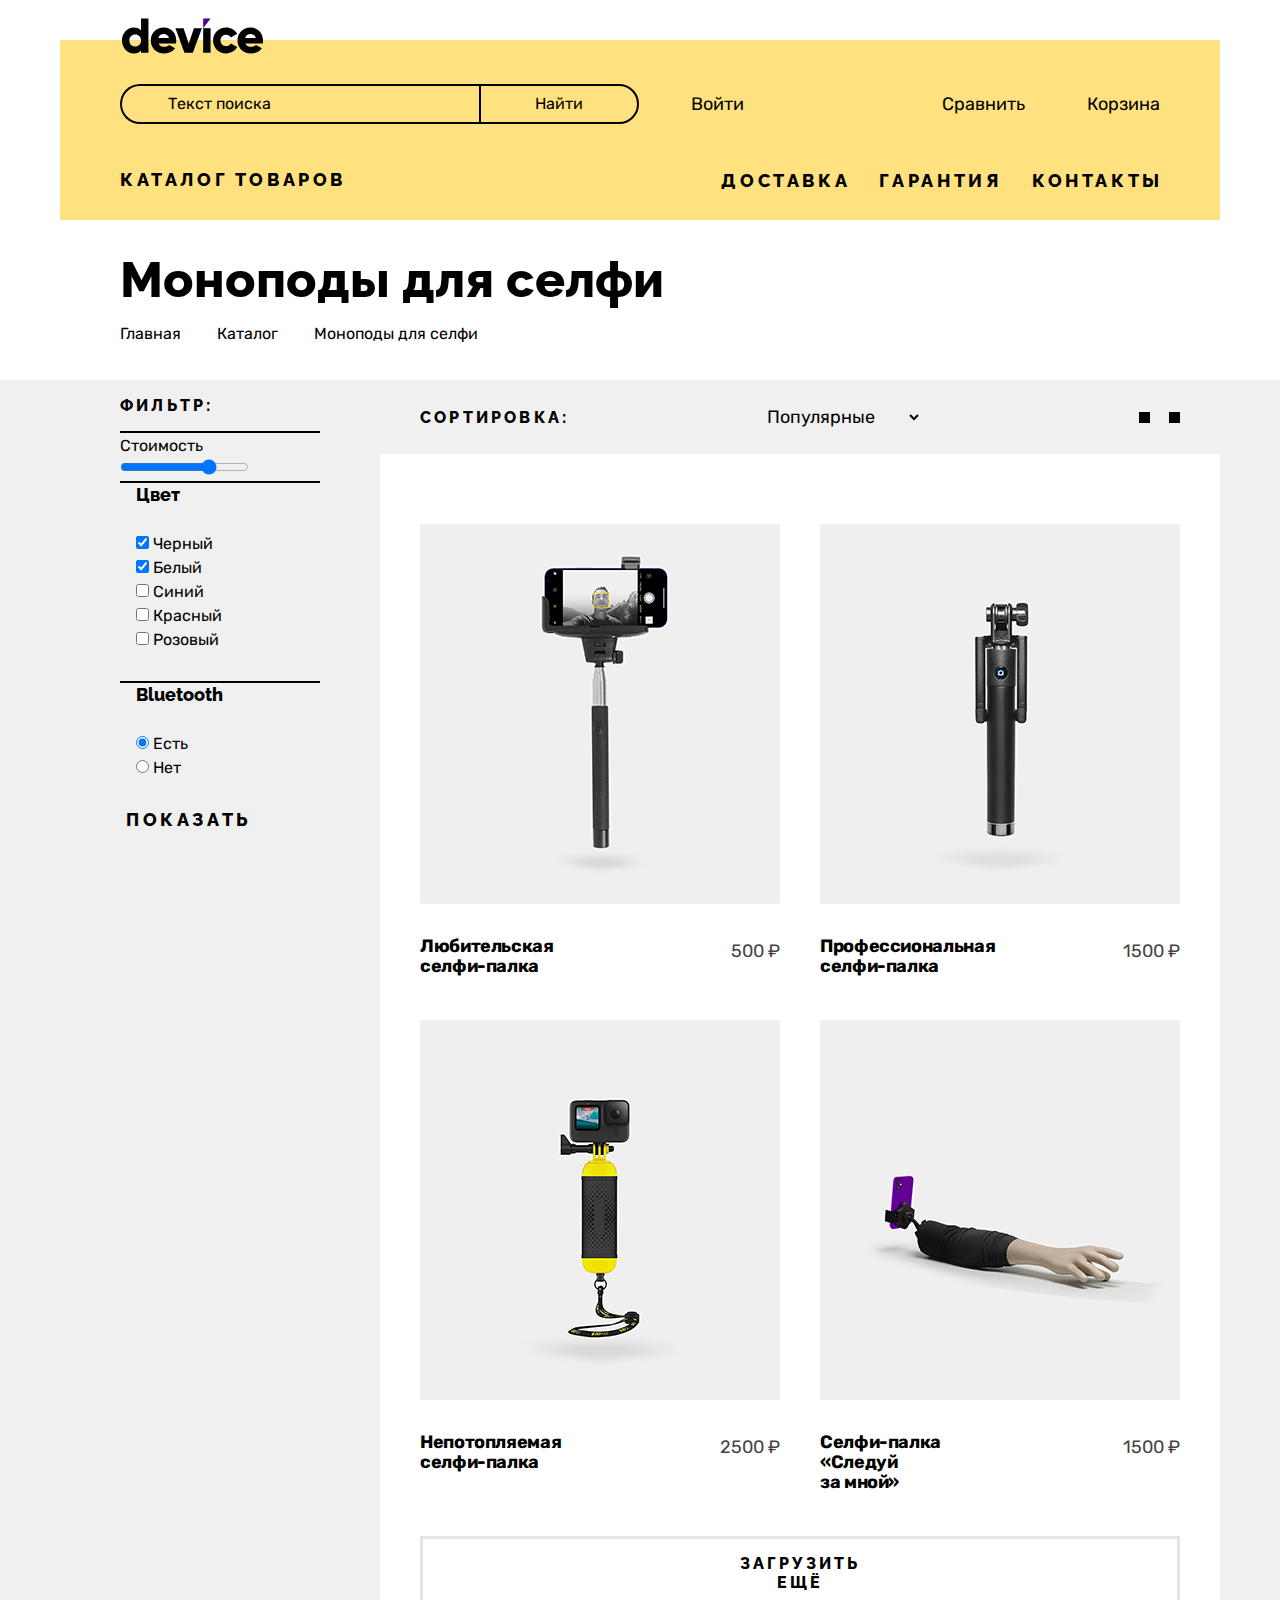
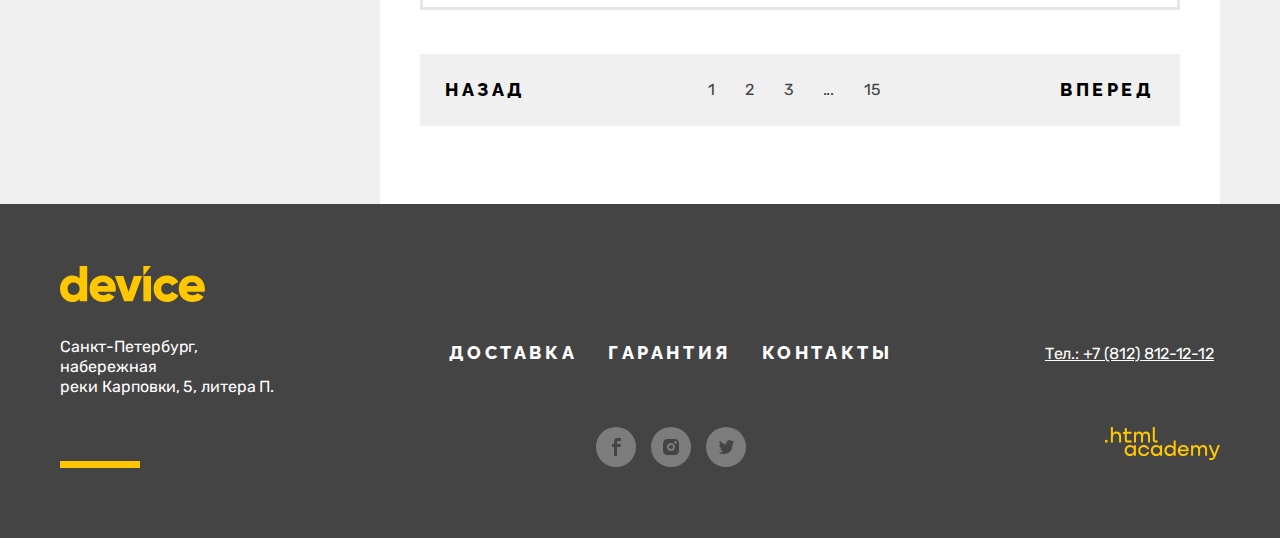
<file: 4/catalog.html>
<!DOCTYPE html>
<html lang="ru">
  <head>
    <meta charset="utf-8">
    <title>HTML Academy: Девайс</title>
    <!-- <link rel="preconnect" href="https://fonts.googleapis.com">
    <link rel="preconnect" href="https://fonts.gstatic.com" crossorigin>
    <link href="https://fonts.googleapis.com/css2?family=Raleway:wght@800&family=Rubik:wght@400;700&display=swap" rel="stylesheet"> -->
    <link rel="stylesheet" href="styles/normalize.css">
    <link rel="stylesheet" href="styles/styles.css">
    <base href="https://htmlacademy-htmlcss.github.io/2012749-device-33/4/">
</head>
  <body>
    <header class="main-header">
        <div class="header-inner">
        <nav>
          <a class="logo_link" href="index.html">
            <img class="logo_img" src="images/logo_device.svg" width="145" height="36" alt="Логотип Device">
          </a>
          <ul class="navigation-user">
            <li class="navigation-item">
              <form method="get" action="https://echo.htmlacademy.ru/">
                <!-- <label for="search" class="visual-hidden">Поиск по сайту</label> -->
                <input type="search" id="search" name="search" placeholder="Текст поиска">
                <input type="submit" value="Найти">
              </form>
            </li>
            <li class="navigation-item">
              <a class="user-link" href="#">Войти</a>
            </li>
            <li class="navigation-item">
              <a class="user-link" href="#">Сравнить</a>
            </li>
            <li class="navigation-item">
              <a class="user-link" href="#">Корзина</a>
            </li>
          </ul>
          <ul class="navigation-site">
            <li class="navigation-item">
              <a class="navigation-link" href="catalog.htnl">Каталог товаров</a>
            </li>
            <li class="navigation-item">
              <a class="navigation-link" href="#">Доставка</a>
            </li>
            <li class="navigation-item">
              <a class="navigation-link" href="#">Гарантия</a>
            </li>
            <li class="navigation-item">
              <a class="navigation-link" href="#">Контакты</a>
            </li>
          </ul>
        </nav>
      </div>
      </header>
    <main class="main-inner">
        <header class="page-container inner-header">
            <h1 class="inner-header-title">Моноподы для селфи</h1>
            <ul class="breadcrumbs">
                <li class="breadcrumbs-item">
                  <a class="breadcrumbs-link" href="index.html">Главная</a>
                </li>
                <li class="breadcrumbs-item">
                    <a class="breadcrumbs-link" href="#">Каталог</a>
                </li>
                <li class="breadcrumbs-item">
                    <a class="breadcrumbs-link">Моноподы для селфи</a>
                </li>
              </ul>
          </header>
        <section class="catalog-products">
          <div class="page-container catalog-inner">
          <h3 class="visual-hidden">Список товаров с фильтрами</h3>
          <div class="filters">
            <h3>Фильтр:</h3>
            <form class="catalog-filter" action="https://echo.htmlacademy.ru/" method="get">
              <div class="filter-frame">
                <label for="cost">Стоимость</label>
                    <input type="range" id="cost" min="0" max="7000" step="100" value="5000"> 
              </div>
              <div class="filter-frame">
              <fieldset class="catalog-filter-group">
                <legend class="catalog-filter-title">Цвет</legend>
                <ul class="catalog-filter-list">
                  <li class="catalog-filter-item">
                    <label class="control">
                      <input class="control-input" type="checkbox" name="black" checked>
                      Черный
                    </label>
                  </li>
                  <li class="catalog-filter-item">
                    <label class="control">
                      <input class="control-input" type="checkbox" name="white" checked>
                      Белый
                    </label>
                  </li>
                  <li class="catalog-filter-item">
                    <label class="control">
                      <input class="control-input" type="checkbox" name="blue">
                      Синий
                    </label>
                  </li>
                  <li class="catalog-filter-item">
                    <label class="control">
                      <input class="control-input" type="checkbox" name="red">
                      Красный
                    </label>
                  </li>
                  <li class="catalog-filter-item">
                    <label class="control">
                      <input class="control-input" type="checkbox" name="pink">
                      Розовый
                    </label>
                  </li>               
                </ul>
              </fieldset>  
            </div>  
            <div class="filter-frame">
              <fieldset class="catalog-filter-group">
                <legend class="catalog-filter-title">Bluetooth</legend>
                <ul class="catalog-filter-list">
                  <li class="catalog-filter-item">
                    <label class="control">
                      <input class="control-input" type="radio" name="bt" value="bt-yes"  checked>
                      Есть
                    </label>
                  </li>
                  <li class="catalog-filter-item">
                    <label class="control">
                      <input class="control-input" type="radio" name="bt" value="bt-no">
                      Нет
                    </label>
                  </li>
                </ul>
              </fieldset>  
            </div>  
              <button class="filters-on" type="submit">Показать</button>
            </form>
          </div>
          <div class="catalog-right-column">
          <div class="sort">
              <h3>Сортировка:</h3>
              <select class="select-control" aria-label="Сортировка">
                <option value="popular">Популярные</option>
                <option value="cheap">По цене</option>
              </select>
              <a href="#" class="button-icon">
                <span class="visual-hidden">По возрастанию</span>
              </a>
              <a class="button-icon" href="#">
                <span class="visual-hidden">По убыванию</span>
              </a>
          </div>
          <div class="items">
              <ul class="card-items">
                <li class="item">
                    <a class="product-card-link" href="#">
                        <img class="product-card-image" src="images/product-1.png" height="380" width="360">
                        <h4 class="product-card-title">Любительская<br>селфи-палка</h4>
                        <span class="product-card-price">500 ₽</span>
                    </a>
                  </li>
                  <li class="item">
                    <a class="product-card-link" href="#">
                        <img class="product-card-image" src="images/product-2.png" height="380" width="360">
                        <h4 class="product-card-title">Профессиональная<br>селфи-палка</h4>
                        <span class="product-card-price">1500 ₽</span>
                    </a>
                  </li>
                  <li class="item">
                    <a class="product-card-link" href="#">
                        <img class="product-card-image" src="images/product-3.png" height="380" width="360">
                        <h4 class="product-card-title">Непотопляемая<br>селфи-палка</h4>
                        <span class="product-card-price">2500 ₽</span>
                    </a>
                  </li>
                  <li class="item">
                    <a class="product-card-link" href="#">
                        <img class="product-card-image" src="images/product-4.png" height="380" width="360">
                        <h4 class="product-card-title">Селфи-палка &laquo;Следуй<br>за мной&raquo;</h4>
                        <span class="product-card-price">1500 ₽</span>
                    </a>
                  </li>
              </ul>
            <button class="show-more" type="button">Загрузить ещё</button>
            <ul class="pagination">
                <li class="pagination-item">
                  <a class="pagination-link pagination-prev pagination-disabled">
                    <span class="catalog-pages">Назад</span>
                  </a>
                </li>
                <li class="pagination-page">
                  <a class="pagination-link pagination-current">1</a>
                </li>
                <li class="pagination-page">
                  <a class="pagination-link" href="#">2</a>
                </li>
                <li class="pagination-page">
                  <a class="pagination-link" href="#">3</a>
                </li>
                <li class="pagination-page">
                  <a class="pagination-link">...</a>
                </li>
                <li class="pagination-page">
                  <a class="pagination-link" href="#">15</a>
                </li>
                <li class="pagination-item">
                  <a class="pagination-link pagination-next" href="#">
                    <span class="catalog-pages">Вперед</span>
                  </a>
                </li>
              </ul>
          </div>
        </div>
    </div>
        </section>
    </div>
    </main>
    <footer class="main-footer">
        <div class="footer-inner">
        <div class="footer-cotacts">
        <a class="logo_link" href="index.html">
          <img class="logo_img" src="images/logo_device_orange.svg" width="145" height="36" alt="Логотип Device">
        </a>
        <span>
          Санкт-Петербург, набережная<br>реки Карповки, 5, литера П.
        </span>
        <div class="yellow-stuff"></div>
        </div>
        <div class="footer-nav">
        <nav class="footer-nav"> 
          <ul class="navigation-site">
            <li class="navigation-item"><a href="#" class="navigation-link">Доставка</a></li>
            <li class="navigation-item"><a href="#" class="navigation-link">Гарантия</a></li>
            <li class="navigation-item"><a href="#" class="navigation-link">Контакты</a></li>
          </ul>
        </nav>
        <ul class="socials">
          <li><a href="https://www.facebook.com/htmlacademy"><span class="visual-hidden">Фейсбук</span></a></li>
          <li><a href="https://www.instagram.com/htmlacademy/"><span class="visual-hidden">Инстаграм</span></a></li>
          <li><a href="https://twitter.com/htmlacademy_ru"><span class="visual-hidden">Твиттер</span></a></li>
        </ul>
        </div>
        <div class="footer-tel">
        <a class="contacts-phone" href="tel:+78128121212">Тел.: +7 (812) 812-12-12</a>
        <a class="logo_academy" href="https://htmlacademy.ru/">
          <img class="logo_img" src="images/logo_academy.svg" width="115" height="33" alt="Логотип Html Academy">
        </a>
      </div>
      </div>
      </footer>
    </body>
  </html>
</file>
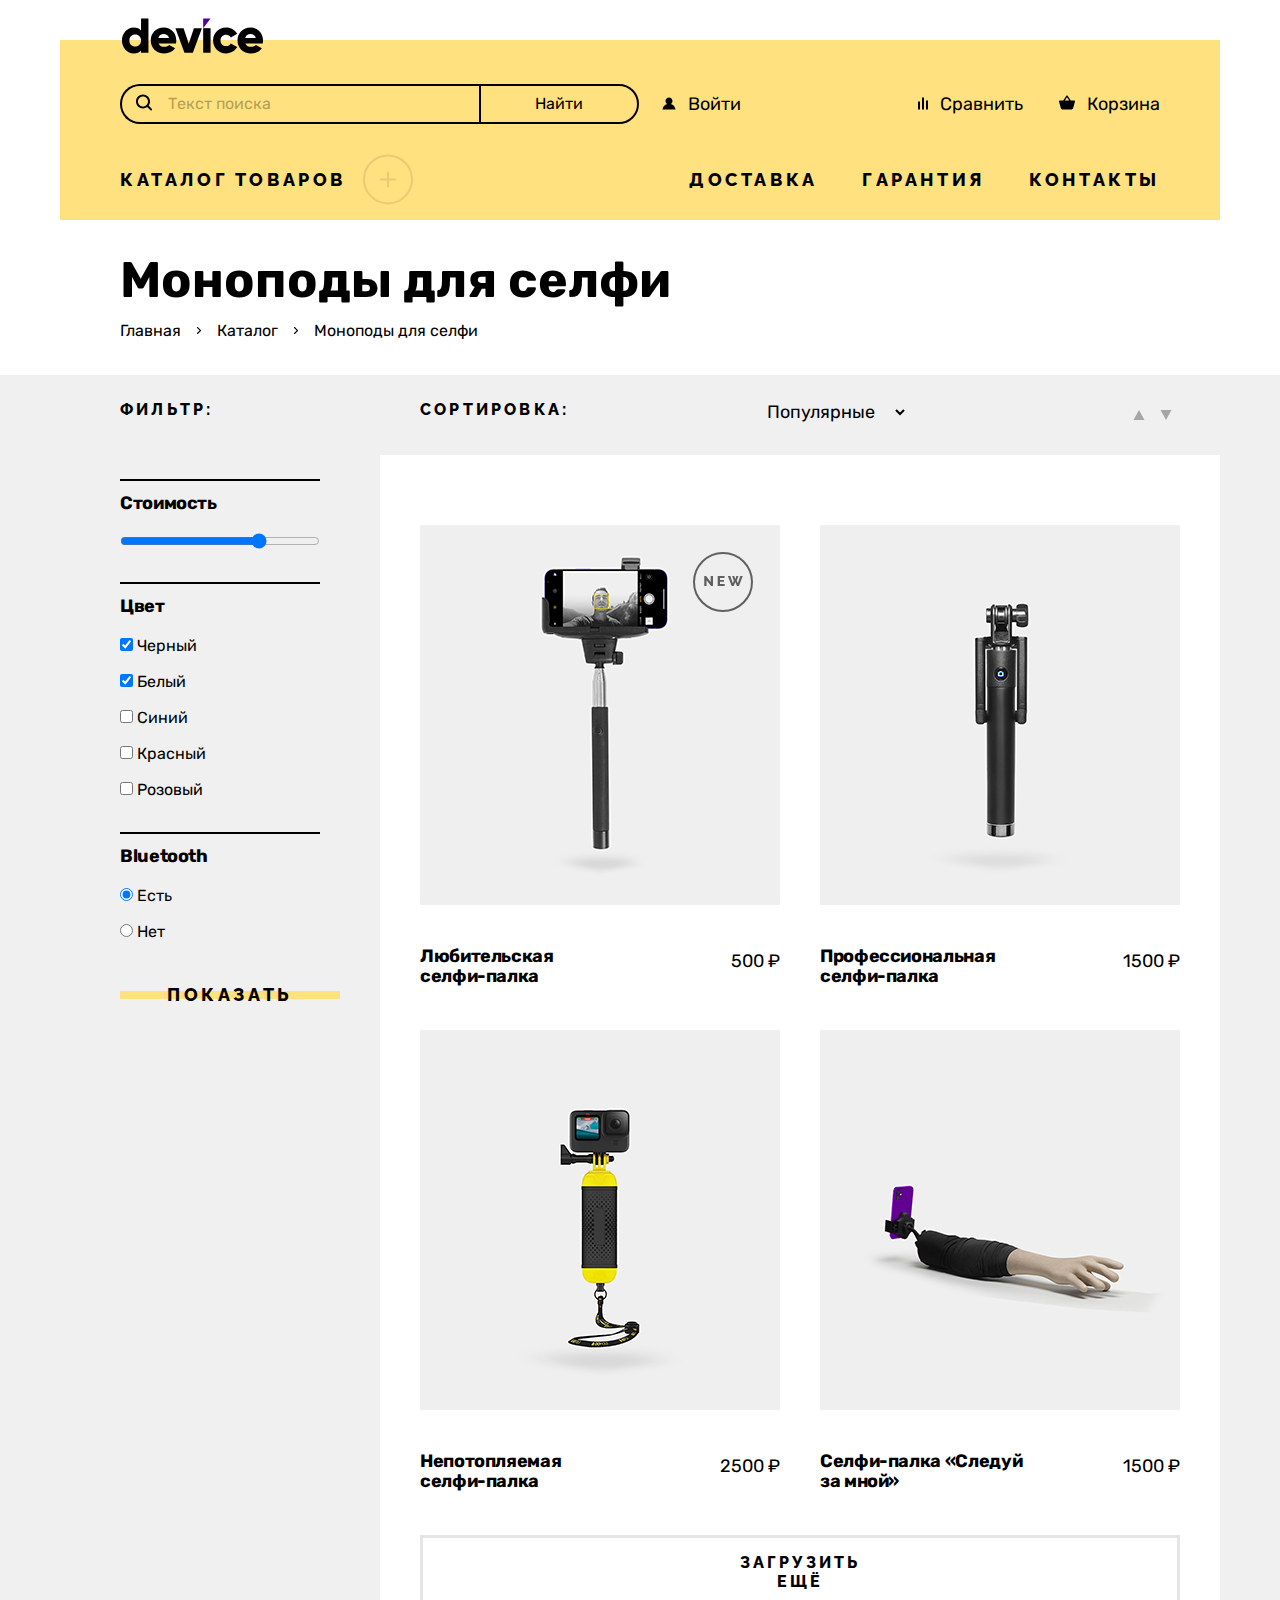
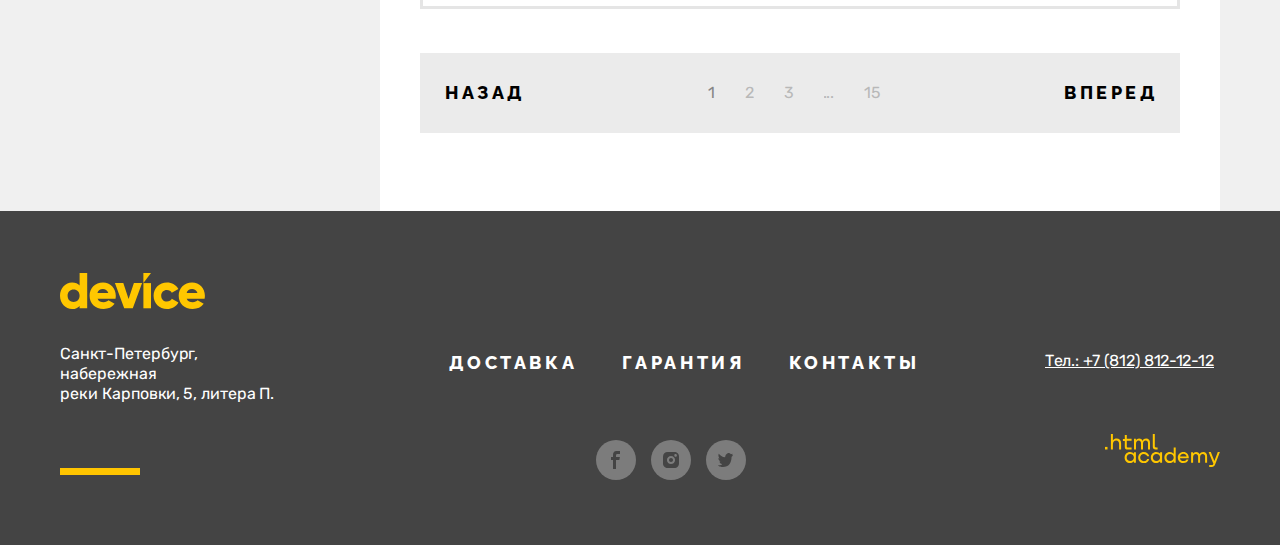
<file: 5/catalog.html>
<!DOCTYPE html>
<html lang="ru">
  <head>
    <meta charset="utf-8">
    <title>HTML Academy: Девайс</title>
    <link rel="icon" type="image/png" sizes="32x32" href="images/favicon.png">
    <link rel="stylesheet" href="styles/normalize.css">
    <link rel="stylesheet" href="styles/styles.css">
    <base href="https://htmlacademy-htmlcss.github.io/2012749-device-33/5/">
</head>
  <body>
    <header class="main-header">
        <div class="header-inner">
          <a class="logo_link" href="index.html">
            <img class="logo_img" src="images/logo_device.svg" width="145" height="36" alt="Логотип Device">
          </a>
          <nav class="site-nav">
          <form class="search-pad" method="get" action="https://echo.htmlacademy.ru/">
            <svg class="icon-search" width="16" height="17" viewBox="0 0 16 17" fill="none" xmlns="http://www.w3.org/2000/svg" aria-hidden="true" focusable="false">
                <path d="M15.7 14.6889L12.6 11.5889C13.5 10.3889 14 8.98892 14 7.38892C14 3.48892 10.9 0.388916 7 0.388916C3.1 0.388916 0 3.48892 0 7.38892C0 11.2889 3.1 14.3889 7 14.3889C8.6 14.3889 10 13.8889 11.2 12.9889L14.3 16.0889C14.5 16.2889 14.7 16.3889 15 16.3889C15.6 16.3889 16 15.9889 16 15.3889C16 15.1889 15.9 14.8889 15.7 14.6889ZM2 7.38892C2 4.58892 4.2 2.38892 7 2.38892C9.8 2.38892 12 4.58892 12 7.38892C12 10.1889 9.8 12.3889 7 12.3889C4.2 12.3889 2 10.1889 2 7.38892Z" fill="black"/>
            </svg>
            <label for="text-search"></label>
            <input type="search" id="text-search" name="search" placeholder="Текст поиска">
            <label for="search"></label>
            <input type="submit" id="search" value="Найти">
          </form>
          <ul class="navigation-user">
            <li class="user-item">
              <a class="user-link log-in" href="#">
                <svg class="icon-user" width="14" height="13" viewBox="0 0 14 13" fill="none" xmlns="http://www.w3.org/2000/svg" aria-hidden="true" focusable="false">
                  <path d="M0.5 12.3889H13.5C13.3 9.78892 11.4 7.58892 8.8 6.88892C9.8 6.28892 10.5 5.18892 10.5 3.88892C10.5 1.98892 8.9 0.388916 7 0.388916C5.1 0.388916 3.5 1.98892 3.5 3.88892C3.5 5.18892 4.2 6.28892 5.2 6.88892C2.6 7.58892 0.7 9.78892 0.5 12.3889Z" fill="black"/>
                </svg>
                Войти
              </a>
            </li>
            <li class="user-item">             
              <a class="user-link compare" href="#">
                <svg class="icon-user" width="10" height="13" viewBox="0 0 10 13" fill="none" xmlns="http://www.w3.org/2000/svg" aria-hidden="true" focusable="false">
                  <path d="M6 0.388916H4V12.3889H6V0.388916Z" fill="black"/>
                  <path d="M2 4.38892H0V12.3889H2V4.38892Z" fill="black"/>
                  <path d="M10 3.38892H8V12.3889H10V3.38892Z" fill="black"/>
                </svg> 
                Сравнить
              </a>
            </li>
            <li class="user-item">
              <a class="user-link cart" href="#">
                <svg class="icon-user" width="16" height="15" viewBox="0 0 16 15" fill="none" xmlns="http://www.w3.org/2000/svg" aria-hidden="true" focusable="false">
                  <path d="M15.3 5.38892L11.8 5.58892L8.6 0.688916C8.5 0.488916 8.2 0.388916 8 0.388916C7.8 0.388916 7.5 0.488916 7.4 0.688916L4.2 5.58892H0.7C0.3 5.58892 0 5.88892 0 6.28892C0 6.38892 0 6.38892 0 6.48892L1.9 13.2889C2.1 13.9889 2.6 14.3889 3.3 14.3889H12.7C13.4 14.3889 13.9 13.9889 14.1 13.2889L16 6.38892C16 6.28892 16 6.28892 16 6.18892C16 5.78892 15.7 5.38892 15.3 5.38892ZM8 2.28892L10.2 5.48892H5.9L8 2.28892Z" fill="black"/>
                </svg>
                Корзина
              </a>
            </li>
          </ul>
        </nav>
        <nav class="site-nav">
          <a class="open-catalog" href="catalog.htnl">
            Каталог товаров
            <svg width="50" height="51" viewBox="0 0 50 51" fill="none" xmlns="http://www.w3.org/2000/svg" aria-hidden="true" focusable="false">
              <circle opacity="0.3" cx="25" cy="25.3889" r="24" stroke="black" stroke-width="2"/>
              <g opacity="0.3" clip-path="url(#clip0_20808_628)">
              <path d="M33 24.3889H26V17.3889H24V24.3889H17V26.3889H24V33.3889H26V26.3889H33V24.3889Z" fill="black"/>
              </g>
              <defs>
              <clipPath id="clip0_20808_628">
              <rect width="16" height="16" fill="white" transform="translate(17 17.3889)"/>
              </clipPath>
              </defs>
            </svg>
          </a>
          <ul class="navigation-site">
            <li class="navigation-item">
              <a class="navigation-link" href="#">Доставка</a>
            </li>
            <li class="navigation-item">
              <a class="navigation-link" href="#">Гарантия</a>
            </li>
            <li class="navigation-item">
              <a class="navigation-link" href="#">Контакты</a>
            </li>
          </ul>
        </nav>
      </div>
      </header>
    <main class="main-inner">
        <header class="page-container inner-header">
            <h1 class="titles inner-header-title">Моноподы для селфи</h1>
            <ul class="breadcrumbs">
                <li class="breadcrumbs-item">
                  <a class="breadcrumbs-link" href="index.html">Главная</a>
                </li>
                <li class="breadcrumbs-item">
                    <a class="breadcrumbs-link" href="#">Каталог</a>
                </li>
                <li class="breadcrumbs-item">
                    <a class="breadcrumbs-link">Моноподы для селфи</a>
                </li>
              </ul>
          </header>
        <section class="catalog-products">
          <div class="page-container catalog-inner">
          <h2 class="visually-hidden">Список товаров с фильтрами</h2>
          <div class="filters">
            <h3>Фильтр:</h3>
            <form class="catalog-filter" action="https://echo.htmlacademy.ru/" method="get">
              <div class="filter-frame">
                <label class="filter-title filter-names" for="cost">Стоимость</label>
                    <input type="range" id="cost" min="0" max="7000" step="100" value="5000"> 
              </div>
              <div class="filter-frame">
              <fieldset class="catalog-filter-group">
                <legend class="filter-title catalog-filter-title">Цвет</legend>
                <ul class="catalog-filter-list">
                  <li class="catalog-filter-item">
                    <label class="control">
                      <input class="control-input" type="checkbox" name="black" checked>
                      Черный
                    </label>
                  </li>
                  <li class="catalog-filter-item">
                    <label class="control">
                      <input class="control-input" type="checkbox" name="white" checked>
                      Белый
                    </label>
                  </li>
                  <li class="catalog-filter-item">
                    <label class="control">
                      <input class="control-input" type="checkbox" name="blue">
                      Синий
                    </label>
                  </li>
                  <li class="catalog-filter-item">
                    <label class="control">
                      <input class="control-input" type="checkbox" name="red">
                      Красный
                    </label>
                  </li>
                  <li class="catalog-filter-item">
                    <label class="control">
                      <input class="control-input" type="checkbox" name="pink">
                      Розовый
                    </label>
                  </li>               
                </ul>
              </fieldset>  
            </div>  
            <div class="filter-frame">
              <fieldset class="catalog-filter-group">
                <legend class="filter-title catalog-filter-title">Bluetooth</legend>
                <ul class="catalog-filter-list">
                  <li class="catalog-filter-item">
                    <label class="control">
                      <input class="control-input" type="radio" name="bt" value="bt-yes"  checked>
                      Есть
                    </label>
                  </li>
                  <li class="catalog-filter-item">
                    <label class="control">
                      <input class="control-input" type="radio" name="bt" value="bt-no">
                      Нет
                    </label>
                  </li>
                </ul>
              </fieldset>  
            </div>  
              <button class="filters-on link-item" type="submit">Показать</button>
            </form>
          </div>
          <div class="catalog-right-column">
          <div class="sort">
              <h3>Сортировка:</h3>
              <select class="select-control" aria-label="Сортировка">
                <option value="popular">Популярные</option>
                <option value="cheap">По цене</option>
              </select>
              <a href="#" class="button-icon sort-up">
                <svg width="12" height="10" viewBox="0 0 12 10" fill="none" xmlns="http://www.w3.org/2000/svg" aria-hidden="true" focusable="false">
                    <path d="M6 0L11.5 10H0.5" fill="black"/>
                </svg>
                <span class="visually-hidden">По возрастанию</span>
              </a>
              <a class="button-icon sort-down" href="#">
                <svg width="12" height="10" viewBox="0 0 12 10" fill="none" xmlns="http://www.w3.org/2000/svg" aria-hidden="true" focusable="false">
                    <path d="M6 10L0.499999 9.61651e-07L11.5 0" fill="black"/>
                </svg>
                <span class="visually-hidden">По убыванию</span>
              </a>
          </div>
          <div class="items">
              <ul class="card-items">
                <li class="item">
                    <a class="product-card-link" href="#">
                        <svg class="new" width="60" height="60" viewBox="0 0 60 60" fill="none" xmlns="http://www.w3.org/2000/svg" aria-hidden="true" focusable="false">
                            <circle cx="30" cy="30" r="29" stroke="black" stroke-opacity="0.6" stroke-width="2"/>
                            <path d="M13.5632 28.316V34H11.2672V24.06H13.0872L17.6932 29.912V24.06H19.9892V34H18.1132L13.5632 28.316ZM31.6763 31.984V34H24.6903V24.06H31.5503V26.076H26.9863V28.008H30.9063V29.87H26.9863V31.984H31.6763ZM39.1471 24.074H41.2611L42.2971 27.252L43.3331 24.074H45.4611L43.7671 28.694L44.7751 31.34L47.2671 24.06H49.7731L45.8951 34H43.9071L42.2971 30.108L40.7011 34H38.6991L34.8351 24.06H37.3271L39.8331 31.34L40.8131 28.694L39.1471 24.074Z" fill="black" fill-opacity="0.6"/>
                        </svg>
                        <div class="product-card-image">
                            <b class="about-product">Подробнее</b>
                            <div class="show-product"></div>
                            <img src="images/product-1.png" height="380" width="360" alt="Фото Любительской селфи-палки">
                        </div>
                        <h4 class="product-card-title">Любительская<br>селфи-палка</h4>
                        <span class="product-card-price">500 ₽</span>
                    </a>
                  </li>
                  <li class="item">
                    <a class="product-card-link" href="#">
                        <div class="product-card-image">
                            <b class="about-product">Подробнее</b>
                            <div class="show-product"></div>
                            <img src="images/product-2.png" height="380" width="360" alt="Фото Профессиональной селфи-палки">
                        </div>
                        <h4 class="product-card-title">Профессиональная<br>селфи-палка</h4>
                        <span class="product-card-price">1500 ₽</span>
                    </a>
                  </li>
                  <li class="item">
                    <a class="product-card-link" href="#">
                        <div class="product-card-image">
                            <b class="about-product">Подробнее</b>
                            <div class="show-product"></div>
                            <img src="images/product-3.png" height="380" width="360" alt="Фото Непотопляемой селфи-палки">
                        </div>
                        <h4 class="product-card-title">Непотопляемая<br>селфи-палка</h4>
                        <span class="product-card-price">2500 ₽</span>
                    </a>
                  </li>
                  <li class="item">
                    <a class="product-card-link" href="#">
                        <div class="product-card-image">
                            <b class="about-product">Подробнее</b>
                            <div class="show-product"></div>
                            <img src="images/product-4.png" height="380" width="360" alt="Фото Селфи-палки Следуй за мной">
                        </div>
                        <h4 class="product-card-title">Селфи-палка &laquo;Следуй<br>за мной&raquo;</h4>
                        <span class="product-card-price">1500 ₽</span>
                    </a>
                  </li>
              </ul>
            <button class="show-more" type="button">Загрузить ещё</button>
            <ul class="pagination">
                <li class="pagination-item">
                  <a class="pagination-link pagination-prev pagination-disabled">
                    <span class="catalog-pages">Назад</span>
                  </a>
                </li>
                <li class="pagination-page">
                  <a class="page-number pagination-link pagination-current">1</a>
                </li>
                <li class="pagination-page">
                  <a class="page-number pagination-link" href="#">2</a>
                </li>
                <li class="pagination-page">
                  <a class="page-number pagination-link" href="#">3</a>
                </li>
                <li class="pagination-page">
                  <a class="page-number pagination-link">...</a>
                </li>
                <li class="pagination-page">
                  <a class="page-number pagination-link" href="#">15</a>
                </li>
                <li class="pagination-item">
                  <a class="pagination-link pagination-next pagination-slider" href="#">
                    <span class="catalog-pages">Вперед</span>
                  </a>
                </li>
              </ul>
          </div>
        </div>
    </div>
        </section>
    </main>
    <footer class="main-footer">
        <div class="footer-inner">
        <div class="footer-cotacts">
        <a class="logo_link" href="index.html">
          <img class="logo_img" src="images/logo_device_orange.svg" width="145" height="36" alt="Логотип Device">
        </a>
        <span>
          Санкт-Петербург, набережная<br>реки Карповки, 5, литера П.
        </span>
        <div class="yellow-stuff"></div>
        </div>
        <div class="footer-nav">
        <nav class="footer-nav"> 
          <ul class="navigation-site">
            <li class="navigation-item"><a href="#" class="navigation-link">Доставка</a></li>
            <li class="navigation-item"><a href="#" class="navigation-link">Гарантия</a></li>
            <li class="navigation-item"><a href="#" class="navigation-link">Контакты</a></li>
          </ul>
        </nav>
        <ul class="socials">
          <li>
            <a class="social-link" href="https://www.facebook.com/htmlacademy">
              <svg width="9" height="18" viewBox="0 0 9 18" fill="none" xmlns="http://www.w3.org/2000/svg" aria-hidden="true" focusable="false">
                <path d="M6.5 3H9V0H5.6C2.8 0 2 1.7 2 4.2V6H0V9H2V18H5V9H8.3L8.9 6H5V4.5C5 3.7 5.3 3 6.5 3Z" fill="#444444"/>
              </svg>
              <span class="visually-hidden">Фейсбук</span>
            </a>
         </li>
          <li>
            <a class="social-link" href="https://www.instagram.com/htmlacademy/">
              <svg width="16" height="16" viewBox="0 0 16 16" fill="none" xmlns="http://www.w3.org/2000/svg" aria-hidden="true" focusable="false">
                <path d="M8 10C9.10457 10 10 9.10457 10 8C10 6.89543 9.10457 6 8 6C6.89543 6 6 6.89543 6 8C6 9.10457 6.89543 10 8 10Z" fill="#444444"/>
                <path d="M14.7 1.3C13.8 0.4 12.7 0 11.3 0H4.7C1.9 0 0 1.9 0 4.7V11.3C0 12.7 0.4 13.9 1.4 14.7C2.3 15.6 3.4 16 4.7 16H11.3C12.7 16 13.9 15.6 14.7 14.7C15.5 13.8 16 12.7 16 11.3V4.7C16 3.3 15.6 2.1 14.7 1.3ZM8 12.1C5.8 12.1 3.9 10.3 3.9 8C3.9 5.7 5.8 3.9 8 3.9C10.2 3.9 12.1 5.7 12.1 8C12.1 10.3 10.2 12.1 8 12.1ZM12.6 4.7C11.9 4.7 11.3 4.2 11.3 3.4C11.3 2.6 11.8 2.1 12.6 2.1C13.3 2.1 13.9 2.7 13.9 3.4C13.9 4.1 13.3 4.7 12.6 4.7Z" fill="#444444"/>
              </svg>
              <span class="visually-hidden">Инстаграм</span>
            </a>
          </li>
          <li>
            <a class="social-link" href="https://twitter.com/htmlacademy_ru">
              <svg width="15" height="15" viewBox="0 0 15 15" fill="none" xmlns="http://www.w3.org/2000/svg" aria-hidden="true" focusable="false">
                <path d="M9.7 0.155143C11.2 -0.344857 12.3 0.455143 12.9 1.25514C13.4 1.05514 14 0.855143 14.6 0.655143C14.6 1.45514 14.1 2.05514 13.8 2.25514C14.5 2.45514 15 1.85514 15 1.85514C14.9 2.75514 14.1 3.55514 13.6 3.75514C13.4 10.0551 10.8 14.1551 4.7 14.0551C4.2 14.0551 4.8 14.0551 4.3 14.0551C4 14.0551 0.6 13.6551 0 12.2551C2 12.4551 3.4 11.8551 4.1 11.1551C3.3 10.8551 1.7 10.7551 1.5 8.35514C1.8 8.55514 2 8.65514 2.6 8.55514C1.5 7.75514 0.3 7.05514 0.4 5.05514C0.7 5.35514 1.3 5.55514 1.6 5.45514C1 5.25514 -0.2 2.35514 0.8 0.855143C2.4 2.55514 4.1 4.25514 7.1 4.35514C7.3 2.25514 8.1 0.855143 9.7 0.155143Z" fill="#444444"/>
              </svg>
              <span class="visually-hidden">Твиттер</span>
            </a>
          </li>
        </ul>
        </div>
        <div class="footer-tel">
        <a class="contacts-phone" href="tel:+78128121212">Тел.: +7 (812) 812-12-12</a>
        <a class="logo_academy" href="https://htmlacademy.ru/">
          <svg width="115" height="33" viewBox="0 0 115 33" fill="#FFC700" xmlns="http://www.w3.org/2000/svg" aria-hidden="true" focusable="false">
            <path d="M0 12.9V15.5H2.5V12.9H0Z" fill="#FFC700"/>
            <path d="M11.6 4.5C10 4.5 8.8 5.2 8 6.2H7.9V0H5.9V15.5H7.9V10.2C7.9 8.1 9.2 6.6 11.2 6.6C13 6.6 14.1 8 14.1 9.8V15.5H16.1V9.4C16.2 6.4 14.3 4.5 11.6 4.5Z" fill="#FFC700"/>
            <path d="M26.6 4.8H21.8V1.1H19.8V4.9H17.9V6.9H19.8V12.9C19.8 14.6 20.8 15.6 22.5 15.6H26.6V13.6H22.9C22.2 13.6 21.8 13.2 21.8 12.5V6.8H26.6V4.8Z" fill="#FFC700"/>
            <path d="M41.1 4.6C39.5 4.6 38.2 5.4 37.6 6.7H37.5C36.9 5.5 35.7 4.6 34.1 4.6C32.7 4.6 31.6 5.4 31 6.4H30.9V4.8H29V15.4H31V10C31 8 32 6.5 33.6 6.5C35.1 6.5 36 7.5 36 9.1V15.4H38V9.8C38 7.4 39.4 6.5 40.6 6.5C42.1 6.5 43 7.5 43 9.1V15.4H45V8.9C45.1 6.4 43.6 4.6 41.1 4.6Z" fill="#FFC700"/>
            <path d="M47.8 12.7C47.8 14.4 48.8 15.4 50.6 15.4H52.6V13.4H50.9C50.2 13.4 49.8 13 49.8 12.3V0H47.8V12.7Z" fill="#FFC700"/>
            <path d="M28.9 19.7C28 18.6 26.7 17.9 25 17.9C21.9 17.9 19.6 20.2 19.6 23.5C19.6 26.8 21.9 29.1 25 29.1C26.8 29.1 28 28.3 28.8 27.2H28.9V28.8H30.9V18.2H28.9V19.7ZM25.3 27.1C23.1 27.1 21.7 25.5 21.7 23.5C21.7 21.5 23.1 19.9 25.3 19.9C27.5 19.9 28.9 21.5 28.9 23.5C28.9 25.4 27.5 27.1 25.3 27.1Z" fill="#FFC700"/>
            <path d="M44.2 22C43.7 19.6 41.6 17.9 38.8 17.9C35.4 17.9 33.2 20.4 33.2 23.5C33.2 26.6 35.4 29.1 38.8 29.1C41.6 29.1 43.7 27.3 44.2 24.9H42.1C41.7 26.2 40.4 27.2 38.8 27.2C36.6 27.2 35.2 25.6 35.2 23.6C35.2 21.6 36.6 20 38.8 20C40.4 20 41.6 21 42.1 22.2H44.2V22Z" fill="#FFC700"/>
            <path d="M55.1 19.7C54.2 18.6 52.9 17.9 51.2 17.9C48.1 17.9 45.8 20.2 45.8 23.5C45.8 26.8 48.1 29.1 51.2 29.1C53 29.1 54.2 28.3 55 27.2H55.1V28.8H57.1V18.2H55.1V19.7ZM51.5 27.1C49.3 27.1 47.9 25.5 47.9 23.5C47.9 21.5 49.3 19.9 51.5 19.9C53.7 19.9 55.1 21.5 55.1 23.5C55.1 25.4 53.6 27.1 51.5 27.1Z" fill="#FFC700"/>
            <path d="M68.7 19.8C67.8 18.7 66.5 17.9 64.8 17.9C61.7 17.9 59.4 20.2 59.4 23.5C59.4 26.8 61.6 29.1 64.8 29.1C66.5 29.1 67.8 28.3 68.6 27.3H68.7V28.8H70.7V13.4H68.7V19.8ZM65.1 27.1C62.9 27.1 61.5 25.5 61.5 23.5C61.5 21.5 62.9 19.9 65.1 19.9C67.3 19.9 68.7 21.5 68.7 23.5C68.6 25.5 67.2 27.1 65.1 27.1Z" fill="#FFC700"/>
            <path d="M78.3 17.9C75 17.9 72.8 20.4 72.8 23.5C72.8 26.5 74.9 29.1 78.3 29.1C80.8 29.1 82.8 27.8 83.5 25.5H81.4C80.9 26.5 79.8 27.1 78.4 27.1C76.5 27.1 75.1 25.8 75 24.2H83.8C84 20.6 81.8 17.9 78.3 17.9ZM78.3 19.8C80 19.8 81.3 20.8 81.6 22.4H75.1C75.4 20.9 76.6 19.8 78.3 19.8Z" fill="#FFC700"/>
            <path d="M98.2 17.9C96.6 17.9 95.3 18.7 94.6 19.9H94.5C93.9 18.7 92.7 17.9 91.1 17.9C89.7 17.9 88.6 18.6 88 19.7V18.2H86.1V28.8H88.1V23.4C88.1 21.4 89.1 20 90.7 19.9C92.2 19.9 93.1 20.9 93.1 22.5V28.8H95.1V23.2C95.1 20.8 96.5 19.9 97.7 19.9C99.2 19.9 100.1 20.9 100.1 22.5V28.8H102.1V22.3C102.2 19.7 100.7 17.9 98.2 17.9Z" fill="#FFC700"/>
            <path d="M109.4 27L105.8 18.1H103.6L108.4 29.7C108.1 30.6 107.7 30.9 106.7 30.9H104.2V32.9H106.7C108.5 32.9 109.5 32.1 110.2 30.3L114.9 18.1H112.8L109.4 27Z" fill="#FFC700"/>
            </svg>
        </a>
      </div>
      </div>
      </footer>
    </body>
  </html>
</file>
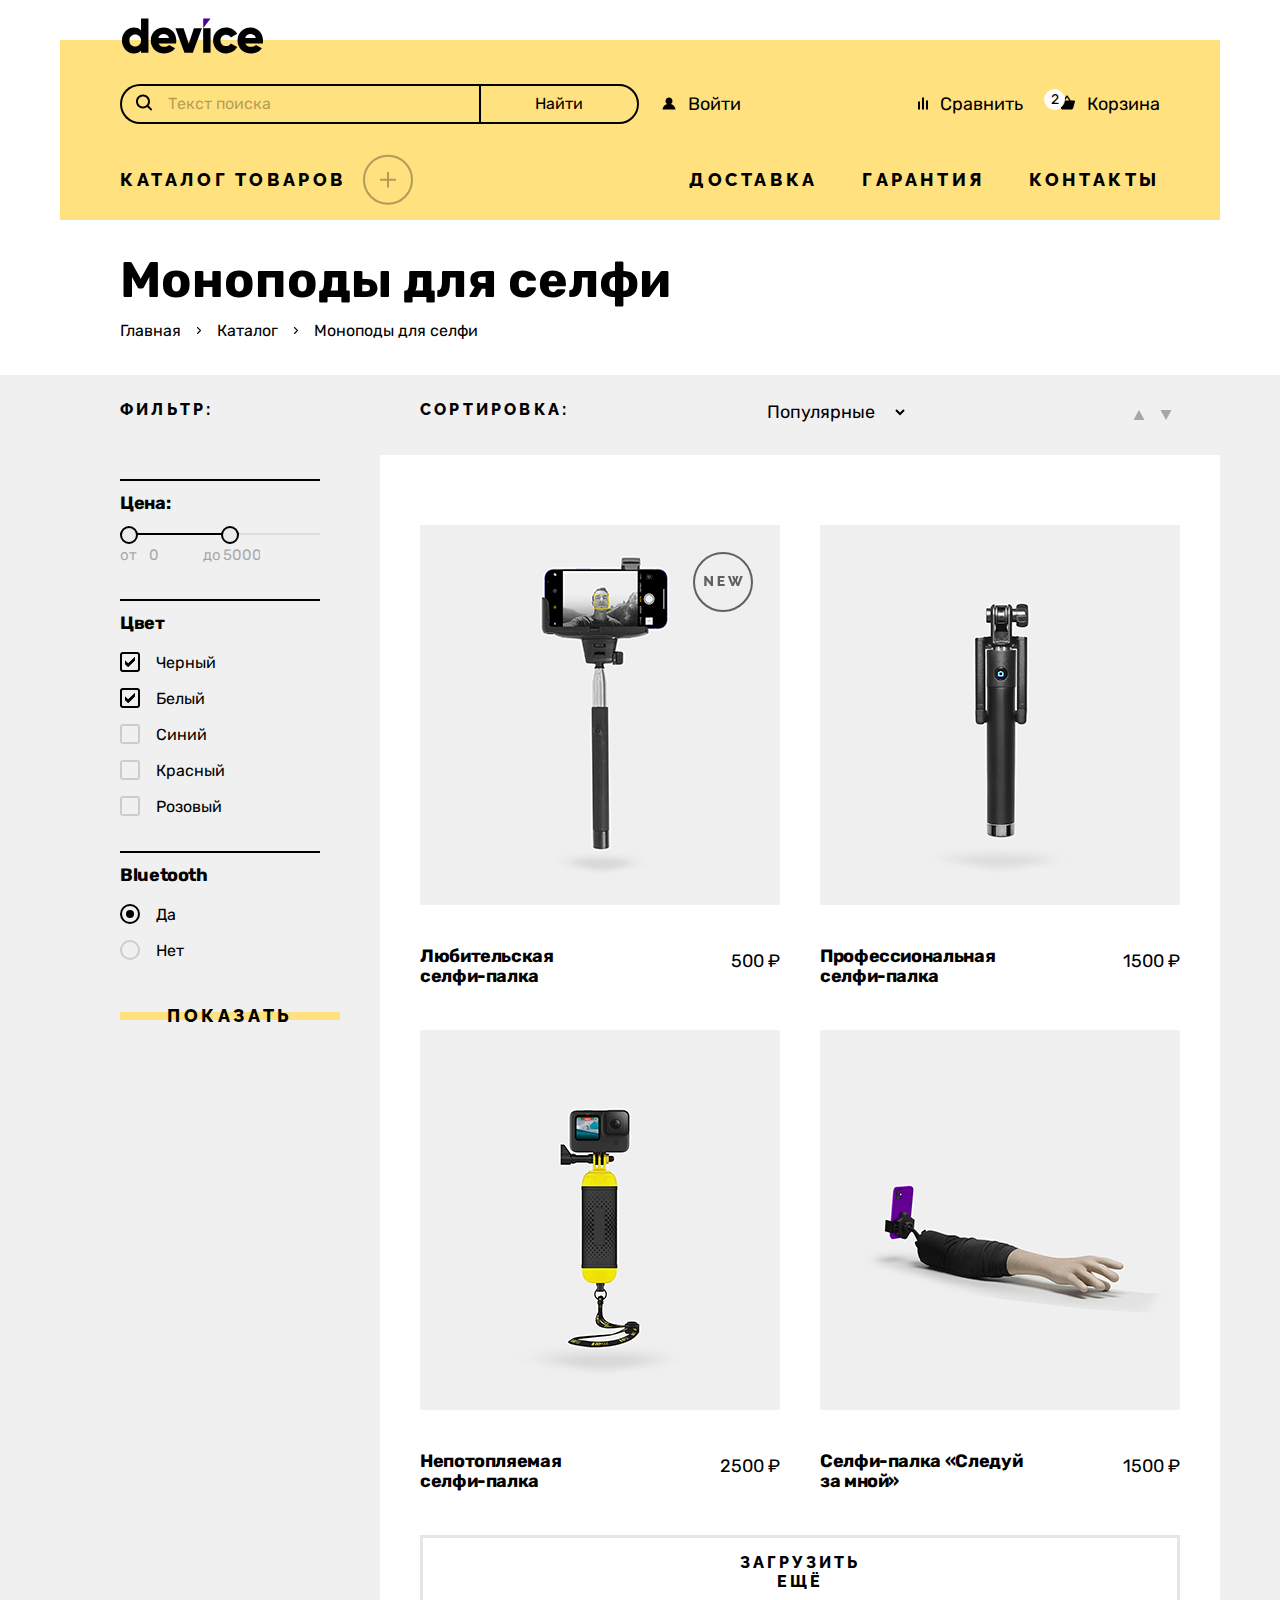
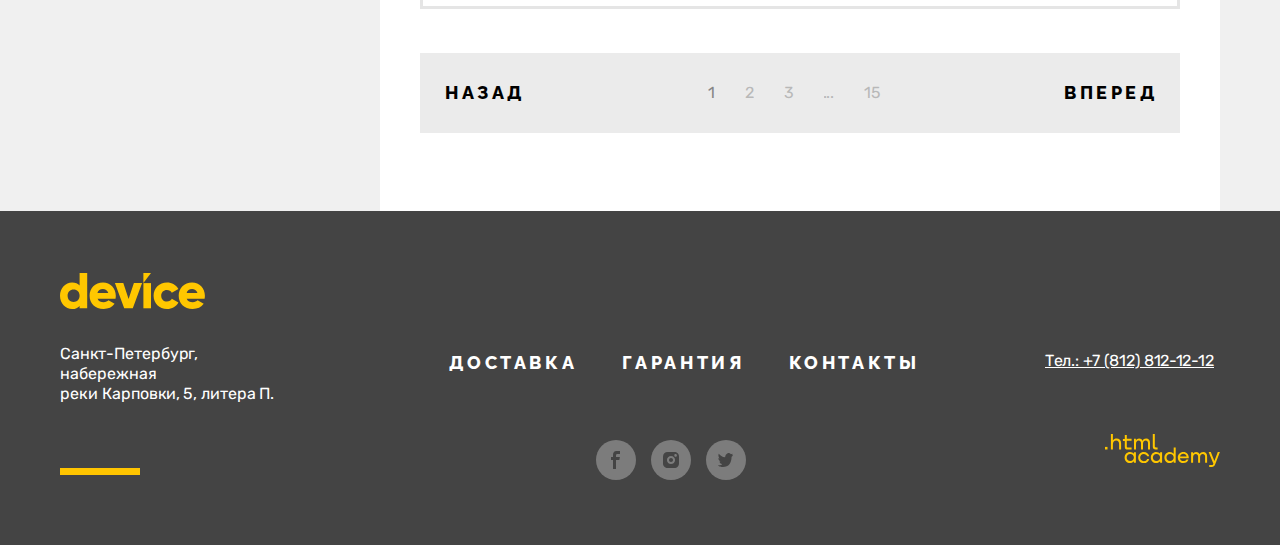
<file: 6/catalog.html>
<!DOCTYPE html>
<html lang="ru">
  <head>
    <meta charset="utf-8">
    <title>HTML Academy: Девайс</title>
    <link rel="icon" type="image/png" sizes="32x32" href="images/favicon.png">
    <link rel="stylesheet" href="styles/normalize.css">
    <link rel="stylesheet" href="styles/styles.css">
    <base href="https://htmlacademy-htmlcss.github.io/2012749-device-33/6/">
</head>
  <body>
    <header class="main-header">
        <div class="header-inner">
          <a class="logo_link" href="index.html">
            <img class="logo_img" src="images/logo_device.svg" width="145" height="36" alt="Логотип Device">
          </a>
          <nav class="site-nav">
          <form class="search-pad" method="get" action="https://echo.htmlacademy.ru/">
            <svg class="icon-search" width="16" height="17" viewBox="0 0 16 17" fill="none" xmlns="http://www.w3.org/2000/svg" aria-hidden="true" focusable="false">
                <path d="M15.7 14.6889L12.6 11.5889C13.5 10.3889 14 8.98892 14 7.38892C14 3.48892 10.9 0.388916 7 0.388916C3.1 0.388916 0 3.48892 0 7.38892C0 11.2889 3.1 14.3889 7 14.3889C8.6 14.3889 10 13.8889 11.2 12.9889L14.3 16.0889C14.5 16.2889 14.7 16.3889 15 16.3889C15.6 16.3889 16 15.9889 16 15.3889C16 15.1889 15.9 14.8889 15.7 14.6889ZM2 7.38892C2 4.58892 4.2 2.38892 7 2.38892C9.8 2.38892 12 4.58892 12 7.38892C12 10.1889 9.8 12.3889 7 12.3889C4.2 12.3889 2 10.1889 2 7.38892Z" fill="black"/>
            </svg>
            <label for="text-search"></label>
            <input type="search" id="text-search" name="search" placeholder="Текст поиска">
            <label for="search"></label>
            <input type="submit" id="search" value="Найти">
          </form>
          <ul class="navigation-user">
            <li class="user-item">
              <a class="user-link log-in" href="#">
                <svg class="icon-user" width="14" height="13" viewBox="0 0 14 13" fill="none" xmlns="http://www.w3.org/2000/svg" aria-hidden="true" focusable="false">
                  <path d="M0.5 12.3889H13.5C13.3 9.78892 11.4 7.58892 8.8 6.88892C9.8 6.28892 10.5 5.18892 10.5 3.88892C10.5 1.98892 8.9 0.388916 7 0.388916C5.1 0.388916 3.5 1.98892 3.5 3.88892C3.5 5.18892 4.2 6.28892 5.2 6.88892C2.6 7.58892 0.7 9.78892 0.5 12.3889Z" fill="black"/>
                </svg>
                Войти
              </a>
            </li>
            <li class="user-item">             
              <a class="user-link compare" href="#">
                <svg class="icon-user" width="10" height="13" viewBox="0 0 10 13" fill="none" xmlns="http://www.w3.org/2000/svg" aria-hidden="true" focusable="false">
                  <path d="M6 0.388916H4V12.3889H6V0.388916Z" fill="black"/>
                  <path d="M2 4.38892H0V12.3889H2V4.38892Z" fill="black"/>
                  <path d="M10 3.38892H8V12.3889H10V3.38892Z" fill="black"/>
                </svg> 
                Сравнить
              </a>
            </li>
            <li class="user-item">
              <a class="user-link cart" href="#">
                <span class="item-counter">2</span>
                <svg class="icon-user" width="16" height="15" viewBox="0 0 16 15" fill="none" xmlns="http://www.w3.org/2000/svg" aria-hidden="true" focusable="false">
                  <path d="M15.3 5.38892L11.8 5.58892L8.6 0.688916C8.5 0.488916 8.2 0.388916 8 0.388916C7.8 0.388916 7.5 0.488916 7.4 0.688916L4.2 5.58892H0.7C0.3 5.58892 0 5.88892 0 6.28892C0 6.38892 0 6.38892 0 6.48892L1.9 13.2889C2.1 13.9889 2.6 14.3889 3.3 14.3889H12.7C13.4 14.3889 13.9 13.9889 14.1 13.2889L16 6.38892C16 6.28892 16 6.28892 16 6.18892C16 5.78892 15.7 5.38892 15.3 5.38892ZM8 2.28892L10.2 5.48892H5.9L8 2.28892Z" fill="black"/>
                </svg>
                Корзина
              </a>
              <div class="mini-cart">
                <svg class="mini-cart-arrow" width="14" height="7" viewBox="0 0 14 7" fill="none" xmlns="http://www.w3.org/2000/svg" aria-hidden="true" focusable="false">
                  <path d="M14 6.77783H0L7 0.777832L14 6.77783Z" fill="black"/>
                </svg>
                <ul class="mini-cart-items">
                  <li>
                    <a class="mini-cart-item" href="#">
                      <img src="images/product-1.png" height="43" width="43" alt="Фото Любительской селфи-палки">
                      Любительская<br>селфи-палка
                    </a>
                    <button class="delete-item" type="button">
                      <svg width="10" height="11" viewBox="0 0 10 11" fill="none" xmlns="http://www.w3.org/2000/svg">
                        <path d="M10 1.68692L9.09091 0.777832L5 4.86874L0.909091 0.777832L0 1.68692L4.09091 5.77783L0 9.86874L0.909091 10.7778L5 6.68692L9.09091 10.7778L10 9.86874L5.90909 5.77783L10 1.68692Z" fill="white"/>
                      </svg>
                    </button>
                  </li>
                  <li>
                    <a class="mini-cart-item" href="#">
                      <img src="images/product-2.png" height="43" width="43" alt="Фото Профессиональной селфи-палки">
                      Профессиональная<br>селфи-палка
                    </a>
                    <button class="delete-item" type="button">
                      <svg width="10" height="11" viewBox="0 0 10 11" fill="none" xmlns="http://www.w3.org/2000/svg">
                        <path d="M10 1.68692L9.09091 0.777832L5 4.86874L0.909091 0.777832L0 1.68692L4.09091 5.77783L0 9.86874L0.909091 10.7778L5 6.68692L9.09091 10.7778L10 9.86874L5.90909 5.77783L10 1.68692Z" fill="white"/>
                      </svg>
                    </button>
                  </li>
                </ul>
                <ul class="about-mini-cart">
                  <li class="info-mini-cart">
                    Товаров: 2
                  </li>
                  <li class="info-mini-cart">
                    Сумма: 2000 ₽
                  </li>
                </ul>
                <a class="open-cart-button" href="#">
                  Открыть корзину
                </a>
              </div>
            </li>
          </ul>
        </nav>
        <nav class="site-nav">
          <button class="open-catalog" type="button">
            <b>Каталог товаров</b>
            <svg width="50" height="51" viewBox="0 0 50 51" fill="none" xmlns="http://www.w3.org/2000/svg" aria-hidden="true" focusable="false">
              <circle cx="25" cy="25.787" r="24" stroke="black" stroke-width="2"/>
              <g clip-path="url(#clip0_11423_1729)">
              <path d="M33 24.787H26V17.787H24V24.787H17V26.787H24V33.787H26V26.787H33V24.787Z" fill="black"/>
            </g>
            <defs>
              <clipPath id="clip0_11423_1729">
                <rect width="16" height="16" fill="white" transform="translate(17 17.787)"/>
              </clipPath>
            </defs>
            </svg>
            <div class="menu-container">
              <ul class="menu-pages">
                <li class="menu-page">
                  <a class="menu-link" href="#">Виртуальная реальность</a>
                </li>
                <li class="menu-page">
                  <a class="menu-link" href="catalog.html">Моноподы для cелфи</a>
                </li>
                <li class="menu-page">
                  <a class="menu-link" href="#">Экшн-камеры</a>
                </li>
                <li class="menu-page">
                  <a class="menu-link" href="#">Фитнес-браслеты</a>
                </li>
                <li class="menu-page">
                  <a class="menu-link" href="#">Умные часы</a>
                </li>
                <li class="menu-page">
                </li>
                <li class="menu-page">
                  <a class="menu-link" href="#">Квадрокоптеры</a>
                </li>
              </ul>
            </div>
          </button>
          <ul class="navigation-site">
            <li class="navigation-item">
              <a class="navigation-link" href="#">Доставка</a>
            </li>
            <li class="navigation-item">
              <a class="navigation-link" href="#">Гарантия</a>
            </li>
            <li class="navigation-item">
              <a class="navigation-link" href="#">Контакты</a>
            </li>
          </ul>
        </nav>
      </div>
      </header>
    <main class="main-inner">
        <header class="page-container inner-header">
            <h1 class="titles inner-header-title">Моноподы для селфи</h1>
            <ul class="breadcrumbs">
                <li class="breadcrumbs-item">
                  <a class="breadcrumbs-link" href="index.html">Главная</a>
                </li>
                <li class="breadcrumbs-item">
                    <a class="breadcrumbs-link" href="#">Каталог</a>
                </li>
                <li class="breadcrumbs-item">
                    <a class="breadcrumbs-link">Моноподы для селфи</a>
                </li>
              </ul>
          </header>
        <section class="catalog-products">
          <div class="page-container catalog-inner">
          <h2 class="visually-hidden">Список товаров с фильтрами</h2>
          <div class="filters">
            <h3>Фильтр:</h3>
            <form class="catalog-filter" action="https://echo.htmlacademy.ru/" method="get">
                <div class="filter-frame">
                <fieldset class="catalog-filter-group">
                    <legend class="catalog-filter-title filter-title">Цена:</legend>
      
                    <div class="range">
                      <div class="range-scale">
                        <div class="range-bar" style="left: 0; width: 119px">
                          <button class="range-toggle toggle-min">
                            <span class="visually-hidden">Изменить минимальную цену.</span>
                          </button>
                          <button class="range-toggle toggle-max">
                            <span class="visually-hidden">Изменить максимальную цену.</span>
                          </button>
                        </div>
                      </div>
      
                      <div class="range-wrapper-inputs">
                        <label class="catalog-filter-label">
                          от <input class="range-input min-p" type="number" value="0" name="min-price">
                        </label>
                        <label class="catalog-filter-label">
                          до <input class="range-input max-p" type="number" value="5000" name="max-price" style="width: 37px">
                        </label>
                      </div>
                    </div>
                  </fieldset>
                </div>
              <div class="filter-frame">
              <fieldset class="catalog-filter-group">
                <legend class="filter-title catalog-filter-title">Цвет</legend>
                <ul class="catalog-filter-list">
                  <li class="catalog-filter-item">
                    <label class="control">
                      <input class="control-input visually-hidden" type="checkbox" name="black" checked>
                      <span class="control-mark"></span>
                      <span class="control-label">Черный</span>
                    </label>
                  </li>
                  <li class="catalog-filter-item">
                    <label class="control">
                      <input class="control-input visually-hidden" type="checkbox" name="white" checked>
                      <span class="control-mark"></span>
                      <span class="control-label">Белый</span>
                    </label>
                  </li>
                  <li class="catalog-filter-item">
                    <label class="control">
                      <input class="control-input visually-hidden" type="checkbox" name="blue">
                      <span class="control-mark"></span>
                      <span class="control-label">Синий</span>
                    </label>
                  </li>
                  <li class="catalog-filter-item">
                    <label class="control">
                      <input class="control-input visually-hidden" type="checkbox" name="red">
                      <span class="control-mark"></span>
                      <span class="control-label">Красный</span>
                    </label>
                  </li>
                  <li class="catalog-filter-item">
                    <label class="control">
                      <input class="control-input visually-hidden" type="checkbox" name="pink">
                      <span class="control-mark"></span>
                      <span class="control-label">Розовый</span>
                    </label>
                  </li>               
                </ul>
              </fieldset>  
            </div>  
            <div class="filter-frame bluetooth">
              <fieldset class="catalog-filter-group">
                <legend class="filter-title catalog-filter-title">Bluetooth</legend>
                <ul class="catalog-filter-list">
                  <li class="catalog-filter-item">
                    <label class="control">
                      <input class="control-input visually-hidden" type="radio" name="bt" value="bt-yes"  checked>
                      <span class="control-mark"></span>
                      <span class="control-label">Да</span>
                    </label>
                  </li>
                  <li class="catalog-filter-item">
                    <label class="control">
                      <input class="control-input visually-hidden" type="radio" name="bt" value="bt-no">
                      <span class="control-mark"></span>
                      <span class="control-label">Нет</span>
                    </label>
                  </li>
                </ul>
              </fieldset>  
            </div>  
              <button class="filters-on link-item" type="submit">Показать</button>
            </form>
          </div>
          <div class="catalog-right-column">
          <div class="sort">
              <h3>Сортировка:</h3>
              <select class="select-control" aria-label="Сортировка">
                <option value="popular">Популярные</option>
                <option value="cheap">По цене</option>
              </select>
              <a href="#" class="button-icon sort-up">
                <svg width="12" height="10" viewBox="0 0 12 10" fill="none" xmlns="http://www.w3.org/2000/svg" aria-hidden="true" focusable="false">
                    <path d="M6 0L11.5 10H0.5" fill="black"/>
                </svg>
                <span class="visually-hidden">По возрастанию</span>
              </a>
              <a class="button-icon sort-down" href="#">
                <svg width="12" height="10" viewBox="0 0 12 10" fill="none" xmlns="http://www.w3.org/2000/svg" aria-hidden="true" focusable="false">
                    <path d="M6 10L0.499999 9.61651e-07L11.5 0" fill="black"/>
                </svg>
                <span class="visually-hidden">По убыванию</span>
              </a>
          </div>
          <div class="items">
              <ul class="card-items">
                <li class="item">
                    <a class="product-card-link" href="#">
                        <svg class="new" width="60" height="60" viewBox="0 0 60 60" fill="none" xmlns="http://www.w3.org/2000/svg" aria-hidden="true" focusable="false">
                            <circle cx="30" cy="30" r="29" stroke="black" stroke-opacity="0.6" stroke-width="2"/>
                            <path d="M13.5632 28.316V34H11.2672V24.06H13.0872L17.6932 29.912V24.06H19.9892V34H18.1132L13.5632 28.316ZM31.6763 31.984V34H24.6903V24.06H31.5503V26.076H26.9863V28.008H30.9063V29.87H26.9863V31.984H31.6763ZM39.1471 24.074H41.2611L42.2971 27.252L43.3331 24.074H45.4611L43.7671 28.694L44.7751 31.34L47.2671 24.06H49.7731L45.8951 34H43.9071L42.2971 30.108L40.7011 34H38.6991L34.8351 24.06H37.3271L39.8331 31.34L40.8131 28.694L39.1471 24.074Z" fill="black" fill-opacity="0.6"/>
                        </svg>
                        <div class="product-card-image">
                            <b class="about-product">Подробнее</b>
                            <div class="show-product"></div>
                            <img src="images/product-1.png" height="380" width="360" alt="Фото Любительской селфи-палки">
                        </div>
                        <h4 class="product-card-title">Любительская<br>селфи-палка</h4>
                        <span class="product-card-price">500 ₽</span>
                    </a>
                  </li>
                  <li class="item">
                    <a class="product-card-link" href="#">
                        <div class="product-card-image">
                            <b class="about-product">Подробнее</b>
                            <div class="show-product"></div>
                            <img src="images/product-2.png" height="380" width="360" alt="Фото Профессиональной селфи-палки">
                        </div>
                        <h4 class="product-card-title">Профессиональная<br>селфи-палка</h4>
                        <span class="product-card-price">1500 ₽</span>
                    </a>
                  </li>
                  <li class="item">
                    <a class="product-card-link" href="#">
                        <div class="product-card-image">
                            <b class="about-product">Подробнее</b>
                            <div class="show-product"></div>
                            <img src="images/product-3.png" height="380" width="360" alt="Фото Непотопляемой селфи-палки">
                        </div>
                        <h4 class="product-card-title">Непотопляемая<br>селфи-палка</h4>
                        <span class="product-card-price">2500 ₽</span>
                    </a>
                  </li>
                  <li class="item">
                    <a class="product-card-link" href="#">
                        <div class="product-card-image">
                            <b class="about-product">Подробнее</b>
                            <div class="show-product"></div>
                            <img src="images/product-4.png" height="380" width="360" alt="Фото Селфи-палки Следуй за мной">
                        </div>
                        <h4 class="product-card-title">Селфи-палка &laquo;Следуй<br>за мной&raquo;</h4>
                        <span class="product-card-price">1500 ₽</span>
                    </a>
                  </li>
              </ul>
            <button class="show-more" type="button">Загрузить ещё</button>
            <ul class="pagination">
                <li class="pagination-item">
                  <a class="pagination-link pagination-prev pagination-disabled">
                    <span class="catalog-pages">Назад</span>
                  </a>
                </li>
                <li class="pagination-page">
                  <a class="page-number pagination-link pagination-current">1</a>
                </li>
                <li class="pagination-page">
                  <a class="page-number pagination-link" href="#">2</a>
                </li>
                <li class="pagination-page">
                  <a class="page-number pagination-link" href="#">3</a>
                </li>
                <li class="pagination-page">
                  <a class="page-number pagination-link">...</a>
                </li>
                <li class="pagination-page">
                  <a class="page-number pagination-link" href="#">15</a>
                </li>
                <li class="pagination-item">
                  <a class="pagination-link pagination-next pagination-slider" href="#">
                    <span class="catalog-pages">Вперед</span>
                  </a>
                </li>
              </ul>
          </div>
        </div>
    </div>
        </section>
    </main>
    <footer class="main-footer">
        <div class="footer-inner">
        <div class="footer-cotacts">
        <a class="logo_link" href="index.html">
          <img class="logo_img" src="images/logo_device_orange.svg" width="145" height="36" alt="Логотип Device">
        </a>
        <span>
          Санкт-Петербург, набережная<br>реки Карповки, 5, литера П.
        </span>
        <div class="yellow-stuff"></div>
        </div>
        <div class="footer-nav">
        <nav class="footer-nav"> 
          <ul class="navigation-site">
            <li class="navigation-item"><a href="#" class="navigation-link">Доставка</a></li>
            <li class="navigation-item"><a href="#" class="navigation-link">Гарантия</a></li>
            <li class="navigation-item"><a href="#" class="navigation-link">Контакты</a></li>
          </ul>
        </nav>
        <ul class="socials">
          <li>
            <a class="social-link" href="https://www.facebook.com/htmlacademy">
              <svg width="9" height="18" viewBox="0 0 9 18" fill="none" xmlns="http://www.w3.org/2000/svg" aria-hidden="true" focusable="false">
                <path d="M6.5 3H9V0H5.6C2.8 0 2 1.7 2 4.2V6H0V9H2V18H5V9H8.3L8.9 6H5V4.5C5 3.7 5.3 3 6.5 3Z" fill="#444444"/>
              </svg>
              <span class="visually-hidden">Фейсбук</span>
            </a>
         </li>
          <li>
            <a class="social-link" href="https://www.instagram.com/htmlacademy/">
              <svg width="16" height="16" viewBox="0 0 16 16" fill="none" xmlns="http://www.w3.org/2000/svg" aria-hidden="true" focusable="false">
                <path d="M8 10C9.10457 10 10 9.10457 10 8C10 6.89543 9.10457 6 8 6C6.89543 6 6 6.89543 6 8C6 9.10457 6.89543 10 8 10Z" fill="#444444"/>
                <path d="M14.7 1.3C13.8 0.4 12.7 0 11.3 0H4.7C1.9 0 0 1.9 0 4.7V11.3C0 12.7 0.4 13.9 1.4 14.7C2.3 15.6 3.4 16 4.7 16H11.3C12.7 16 13.9 15.6 14.7 14.7C15.5 13.8 16 12.7 16 11.3V4.7C16 3.3 15.6 2.1 14.7 1.3ZM8 12.1C5.8 12.1 3.9 10.3 3.9 8C3.9 5.7 5.8 3.9 8 3.9C10.2 3.9 12.1 5.7 12.1 8C12.1 10.3 10.2 12.1 8 12.1ZM12.6 4.7C11.9 4.7 11.3 4.2 11.3 3.4C11.3 2.6 11.8 2.1 12.6 2.1C13.3 2.1 13.9 2.7 13.9 3.4C13.9 4.1 13.3 4.7 12.6 4.7Z" fill="#444444"/>
              </svg>
              <span class="visually-hidden">Инстаграм</span>
            </a>
          </li>
          <li>
            <a class="social-link" href="https://twitter.com/htmlacademy_ru">
              <svg width="15" height="15" viewBox="0 0 15 15" fill="none" xmlns="http://www.w3.org/2000/svg" aria-hidden="true" focusable="false">
                <path d="M9.7 0.155143C11.2 -0.344857 12.3 0.455143 12.9 1.25514C13.4 1.05514 14 0.855143 14.6 0.655143C14.6 1.45514 14.1 2.05514 13.8 2.25514C14.5 2.45514 15 1.85514 15 1.85514C14.9 2.75514 14.1 3.55514 13.6 3.75514C13.4 10.0551 10.8 14.1551 4.7 14.0551C4.2 14.0551 4.8 14.0551 4.3 14.0551C4 14.0551 0.6 13.6551 0 12.2551C2 12.4551 3.4 11.8551 4.1 11.1551C3.3 10.8551 1.7 10.7551 1.5 8.35514C1.8 8.55514 2 8.65514 2.6 8.55514C1.5 7.75514 0.3 7.05514 0.4 5.05514C0.7 5.35514 1.3 5.55514 1.6 5.45514C1 5.25514 -0.2 2.35514 0.8 0.855143C2.4 2.55514 4.1 4.25514 7.1 4.35514C7.3 2.25514 8.1 0.855143 9.7 0.155143Z" fill="#444444"/>
              </svg>
              <span class="visually-hidden">Твиттер</span>
            </a>
          </li>
        </ul>
        </div>
        <div class="footer-tel">
        <a class="contacts-phone" href="tel:+78128121212">Тел.: +7 (812) 812-12-12</a>
        <a class="logo_academy" href="https://htmlacademy.ru/">
          <svg width="115" height="33" viewBox="0 0 115 33" fill="#FFC700" xmlns="http://www.w3.org/2000/svg" aria-hidden="true" focusable="false">
            <path d="M0 12.9V15.5H2.5V12.9H0Z" fill="#FFC700"/>
            <path d="M11.6 4.5C10 4.5 8.8 5.2 8 6.2H7.9V0H5.9V15.5H7.9V10.2C7.9 8.1 9.2 6.6 11.2 6.6C13 6.6 14.1 8 14.1 9.8V15.5H16.1V9.4C16.2 6.4 14.3 4.5 11.6 4.5Z" fill="#FFC700"/>
            <path d="M26.6 4.8H21.8V1.1H19.8V4.9H17.9V6.9H19.8V12.9C19.8 14.6 20.8 15.6 22.5 15.6H26.6V13.6H22.9C22.2 13.6 21.8 13.2 21.8 12.5V6.8H26.6V4.8Z" fill="#FFC700"/>
            <path d="M41.1 4.6C39.5 4.6 38.2 5.4 37.6 6.7H37.5C36.9 5.5 35.7 4.6 34.1 4.6C32.7 4.6 31.6 5.4 31 6.4H30.9V4.8H29V15.4H31V10C31 8 32 6.5 33.6 6.5C35.1 6.5 36 7.5 36 9.1V15.4H38V9.8C38 7.4 39.4 6.5 40.6 6.5C42.1 6.5 43 7.5 43 9.1V15.4H45V8.9C45.1 6.4 43.6 4.6 41.1 4.6Z" fill="#FFC700"/>
            <path d="M47.8 12.7C47.8 14.4 48.8 15.4 50.6 15.4H52.6V13.4H50.9C50.2 13.4 49.8 13 49.8 12.3V0H47.8V12.7Z" fill="#FFC700"/>
            <path d="M28.9 19.7C28 18.6 26.7 17.9 25 17.9C21.9 17.9 19.6 20.2 19.6 23.5C19.6 26.8 21.9 29.1 25 29.1C26.8 29.1 28 28.3 28.8 27.2H28.9V28.8H30.9V18.2H28.9V19.7ZM25.3 27.1C23.1 27.1 21.7 25.5 21.7 23.5C21.7 21.5 23.1 19.9 25.3 19.9C27.5 19.9 28.9 21.5 28.9 23.5C28.9 25.4 27.5 27.1 25.3 27.1Z" fill="#FFC700"/>
            <path d="M44.2 22C43.7 19.6 41.6 17.9 38.8 17.9C35.4 17.9 33.2 20.4 33.2 23.5C33.2 26.6 35.4 29.1 38.8 29.1C41.6 29.1 43.7 27.3 44.2 24.9H42.1C41.7 26.2 40.4 27.2 38.8 27.2C36.6 27.2 35.2 25.6 35.2 23.6C35.2 21.6 36.6 20 38.8 20C40.4 20 41.6 21 42.1 22.2H44.2V22Z" fill="#FFC700"/>
            <path d="M55.1 19.7C54.2 18.6 52.9 17.9 51.2 17.9C48.1 17.9 45.8 20.2 45.8 23.5C45.8 26.8 48.1 29.1 51.2 29.1C53 29.1 54.2 28.3 55 27.2H55.1V28.8H57.1V18.2H55.1V19.7ZM51.5 27.1C49.3 27.1 47.9 25.5 47.9 23.5C47.9 21.5 49.3 19.9 51.5 19.9C53.7 19.9 55.1 21.5 55.1 23.5C55.1 25.4 53.6 27.1 51.5 27.1Z" fill="#FFC700"/>
            <path d="M68.7 19.8C67.8 18.7 66.5 17.9 64.8 17.9C61.7 17.9 59.4 20.2 59.4 23.5C59.4 26.8 61.6 29.1 64.8 29.1C66.5 29.1 67.8 28.3 68.6 27.3H68.7V28.8H70.7V13.4H68.7V19.8ZM65.1 27.1C62.9 27.1 61.5 25.5 61.5 23.5C61.5 21.5 62.9 19.9 65.1 19.9C67.3 19.9 68.7 21.5 68.7 23.5C68.6 25.5 67.2 27.1 65.1 27.1Z" fill="#FFC700"/>
            <path d="M78.3 17.9C75 17.9 72.8 20.4 72.8 23.5C72.8 26.5 74.9 29.1 78.3 29.1C80.8 29.1 82.8 27.8 83.5 25.5H81.4C80.9 26.5 79.8 27.1 78.4 27.1C76.5 27.1 75.1 25.8 75 24.2H83.8C84 20.6 81.8 17.9 78.3 17.9ZM78.3 19.8C80 19.8 81.3 20.8 81.6 22.4H75.1C75.4 20.9 76.6 19.8 78.3 19.8Z" fill="#FFC700"/>
            <path d="M98.2 17.9C96.6 17.9 95.3 18.7 94.6 19.9H94.5C93.9 18.7 92.7 17.9 91.1 17.9C89.7 17.9 88.6 18.6 88 19.7V18.2H86.1V28.8H88.1V23.4C88.1 21.4 89.1 20 90.7 19.9C92.2 19.9 93.1 20.9 93.1 22.5V28.8H95.1V23.2C95.1 20.8 96.5 19.9 97.7 19.9C99.2 19.9 100.1 20.9 100.1 22.5V28.8H102.1V22.3C102.2 19.7 100.7 17.9 98.2 17.9Z" fill="#FFC700"/>
            <path d="M109.4 27L105.8 18.1H103.6L108.4 29.7C108.1 30.6 107.7 30.9 106.7 30.9H104.2V32.9H106.7C108.5 32.9 109.5 32.1 110.2 30.3L114.9 18.1H112.8L109.4 27Z" fill="#FFC700"/>
            </svg>
        </a>
      </div>
      </div>
      </footer>
    </body>
  </html>
</file>
<file: styles/styles.css>
@font-face {
    font-family: Rubik;
    font-style: normal;
    font-weight: 400;
    src: url("../fonts/rubik/rubik-400.woff2") format("woff2");
    font-display: swap;
}

@font-face {
    font-family: Rubik;
    font-style: normal;
    font-weight: 700;
    src: url("../fonts/rubik/rubik-700.woff2") format("woff2");
    font-display: swap;
}

@font-face {
    font-family: Raleway;
    font-style: normal;
    font-weight: 800;
    src: url("../fonts/raleway/raleway-800.woff2") format("woff2");
    font-display: swap;
}

html {
    box-sizing: border-box;
    height: 100%;
}

body {
    min-width: 1160px;
    margin: 0;
    padding: 0;
    display: flex;
    flex-direction: column;
    min-height: 100%;
    font-family: Rubik, "Arial", sans-serif;
    font-weight: 400;
    font-size: 18px;
    line-height: 30px;
    color: #444444;
    align-items: center;
}

.index-main {
    width: 100%;
    padding: 0;
    margin: 0;
}

.page-container {
    max-width: 1160px;
    margin: 0 auto;
}

.main-header {
    width: 100%;
    padding: 0;
    margin: 0;
}

.header-inner {
    max-width: 1040px;
    background-image: url("../images/header_back.svg");
    background-repeat: no-repeat;
    background-position: 0 40px;
    margin: 0 auto;
    padding: 18px 60px 15px;
}

.main-footer{
    width: 100%;
    background-color:#444444 ;
    padding: 0;
    margin: 0;
}

.index-columns {
    display: flex;
    justify-content: space-between;
    align-items: center ;
}

.footer-inner {
    display: flex;
    max-width: 1160px;
    margin: 0 auto;
    color: #FFFFFF;
}

.footer-inner span {
    color: #FFFFFF;
}

.logo_link {
    display: block;
    width: 145px;
    height: 36px;
}

.logo_link:hover, 
.breadcrumbs-link:hover, 
.select-control:hover, 
.user-link:hover, 
.navigation-link:hover, 
.slider-button:hover,
.slider-point:hover,
.menu-link:hover {
    opacity: 0.6;
}

.logo_link:active, 
.breadcrumbs-link:active, 
.select-control:active, 
.user-link:active, 
.navigation-link:active, 
.slider-button:active,
.slider-point:active,
.menu-link:hover {
    opacity: 0.3;
}

:focus {
    outline: none;
    box-shadow: 0 0 0 2px #AF4FFF;
}

.site-nav {
    position: relative;
    margin-top: 30px;
    display: flex;
    justify-content: space-between;
    align-items: center;
}

.navigation-user {
    width: 498px;
    display: flex;
    flex-wrap: wrap;
    justify-content: flex-end;
    margin: 0;
    padding: 0;
}

.user-item {
    flex-shrink: 1;
    list-style-type: none;
    margin-right: 36px;
}

.user-link {
    display: block;
    padding-top: 5px;
    padding-bottom: 5px;
    box-sizing: border-box;
    color: #000000;
}

.user-item:nth-child(1) {
    margin-right: auto;
    min-width: 81px;
}

.icon-user {
    padding-right: 8px;
}


.user-item:last-of-type {
    margin-right: 0;
}



.link-item {
    background: url("../images/yellow-under.svg") repeat-x center;
    padding-top: 10px;
    padding-bottom: 10px;
    color: #000000;
}

.link-item:hover {
    background-color: #FFE17F;
}

.link-item:active {
    background-color: #FFC500;
    background-image: none;
}

.link-item:disabled {
    opacity: 0.3;
}

.bestsellers {
    position: relative;
    width: 1160px;
    margin: 0;
    padding: 0;
    padding-bottom: 34px;
    background: url("../images/header_back.svg") no-repeat 0 -880px;
    align-items: flex-start;
    margin-bottom: 70px;
}

.bestseller-item-photo {
    width: 560px;
}

.slider-image {
    position: absolute;
    top: -30px;
    z-index: 1;
}

.bestseller-item-decription {
    background: url("../images/item-01.svg") no-repeat right 58px top 0;
    width: 560px;
    padding: 0;
    margin: 0;
}
.head-decription {
    padding: 0;
    margin: 92px 0 29px;
}

.bestseller-description {
    display: inline-block;
    padding: 0;
    margin: 0;
    margin-bottom: 51px;
}

.slider-container {
    display: flex;
    justify-content: space-between;
    align-items: center;
    margin-bottom: 46px;
}

.slider-container .link-item {
    display: inline-block;
    padding-left: 37px;
    padding-right: 37px;
    margin-left: 0;
}

.slider-number {
    display: flex;
}

.slider-point {
    display: flex;
    justify-content: center;
    align-items: center;
    width: 16px;
    height: 16px;
    margin-right: 16px;
}

.slider-3 {
    margin-right: 0;
}

.table-cell {
    padding-right: 15px;
}

.config-about {
    font-family: Rubik, "Arial", sans-serif;
    font-weight: 400;
    font-size: 16px;
    line-height: 30px;
    color: #444444;
}

.config {
    color: #000000;
    text-align: left;
    padding-bottom: 8px;
}

.catalog {
    width: 1160px;
}

.catalog-list {
    width: 100%;
}

.catalog-item {
    width: 160px;
    margin-bottom: 70px;
}

.catalog-link {
    color: #000000;
    display: block ;
    height: 253px;
}

.catalog-link:hover .catalog-item-back {
    background-color: #FFC500;
}

.catalog-link:active {
    opacity: 0.3;
}

.catalog-item-back {
    display:flex;
    justify-content: center;
    align-items: center;
    margin: 0;
    padding: 0;
    width: 160px;
    height: 160px;
    background-color: #FFE17F;
    margin-bottom: 33px;
}

.monopod-icon {
    align-self: flex-end;
}

.services {
    margin: 0;
    margin-bottom:70px;
    background-image: url("../images/services_back.svg");
    background-repeat: repeat-x;
    background-position: 0 102px;
    width: 100%;
    padding-bottom: 72px;
}

.services .index-columns {
    align-items: flex-start;
}

.info-services {
    background-image: url("../images/services-border.svg");
    background-repeat: repeat-y;
    background-position: 280px 0;
    width: 287px;
    margin: 0;
    padding-top: 64px;
    padding-bottom: 65px;
}

.services-about {
    background-image: url("../images/delivery-icon.svg");
    background-repeat: no-repeat;
    background-position: 558px 5px;
    width: 694px;
    margin-right: 63px;
    margin-top: 72px;
}

.services-item .link-item {
    width: 160px;
    margin-left: 0;
    border: none ;
}

.services-item {
    width: 280px;
    background-color: #F0F0F0;
}

.services-item .active {
    width: 280px;
    background-color: #000000;
    background-image: none;
    color: #FFE17F;
    display: flex;
    align-items: center;
    justify-content: flex-start;
    padding-left: 16px;
}

.services-about h2 {
    margin: 0;
    padding: 0;
    margin-bottom: 34px;
}

.about-rare-item {
    width: 1160px;
    height: 100px;
    margin-bottom: 70px;
}

.rare-link {
    display: block;
    color: #000000;
}

.rare-container {
    display: flex;
    margin: 0 ;
    padding: 0;
    background-color: #F0F0F0;
}

.rare-link:hover .rare-icon-1 {
    background-color: #FFC500;
}

.rare-link:hover .rare-icon-2 {
    background-image: url("../images/rare-item-info-hover.svg");
    background-repeat: no-repeat;
    background-position: 42px 30px;
}

.rare-link:active {
    opacity: 0.3;
}

.rare-icon-1 {
    width: 125px;
    background-color: #FFE17F;
    background-image: url("../images/rare-item-icon.svg");
    background-repeat: no-repeat;
    background-position: center;
}

.rare-list {
    width: 910px;
}

.rare-list p {
    margin:0;
    padding-top: 38px;
    padding-bottom: 38px;
    width: 910px;
    text-align: center;
}

.rare-icon-2 {
    width: 125px;
    background-image: url("../images/rare-item-info.svg");
    background-repeat: no-repeat;
    background-position: 42px 30px;
}

.black-icon {
    display: block;
    height: 7px;
    width: 84px;
    background-color: #000000;
}

.about-us {
    align-self: flex-start;
    width: 520px;
    margin: 0;
    padding: 0 ;
}

.about-us .link-item {
    padding-left: 25px;
    padding-right: 25px;
}

.contacts .link-item {
    padding-left: 30px;
    padding-right: 30px;
}

.about-us h2, .contacts h2 {
    margin-top: 40px;
    margin-bottom: 48px;
}

.about-us span {
    display: block ;
    margin-bottom: 30px;
}

.about-us .del-com {
    margin-bottom: 25px;
}

.delivery-company {
    margin: 0;
    padding: 0;
    margin-left: 16px;
    margin-bottom: 30px;
}

.delivery-company li:last-child {
    margin-bottom: 0;
}

.delivery-company li {
    margin-bottom: 10px;
}

.delivery-company b {
    padding-left: 20px;
}

.about-us a {
    margin-bottom: 10px;
}

.contacts {
    align-self: flex-start;
    width: 532px;
    margin: 0;
    padding: 0 ;
    margin-bottom: 74px;
}

.where-get-order {
    display: block ;
}

.contacts-titles {
    margin-top: 30px;
    margin-bottom: 15px;
}

.adress {
    margin: 0;
}

.contacts .contacts-phone {
    margin-bottom: 30px;
}

.opening-hours {
    display: block ;
    margin-bottom: 35px;
}

.contacts .link-item {
    margin-bottom: 10px;
}

.email {
    width: 100%;
    background-color: #F0F0F0;
}

.email-inner {
    display: flex;
    flex-wrap: wrap;
    justify-content: space-between;
}

.email-inner h2 {
    width: 348px;
    margin-bottom: 144px;
    margin-top: 64px;
}

.email-inner > span {
    width: 553px;
    align-self: flex-end;
    margin-top: 74px;
    margin-bottom: 145px;
}

.email-inner form {
    margin-bottom: 55px;
}

.email .titles {
    margin-left: 5px;
}

.email form {
    white-space:nowrap;
    display: flex;
    justify-content: flex-start;
    align-items: flex-start;
}

.email input[placeholder] {
    font-family: Rubik, "Arial", sans-serif;
    font-weight: 400;
    font-size: 18px;
    line-height: 30px;
    color: #000000 ;
    opacity: 0.6;
}

.email input[id="email"] {
    display: inline-block;
    width: 557px;
    padding-top: 13px;
    padding-bottom: 11px;
    padding-left: 16px;
    padding-right: 0;
    border: none;
    border-bottom: 3px solid #C4C4C4;
    background-color:#F0F0F0;
    margin: 0;
    box-sizing: border-box;
}

.email input[type="email"]:focus {
    opacity: 1;
}

.sub-email {
    display: inline-block;
    font-family: "Raleway", "Arial", sans-serif;
    font-style: normal;
    font-weight: 800;
    font-size: 18px;
    line-height: 21px;
    letter-spacing: 0.2em;
    text-transform: uppercase;
    background-color: #F0F0F0;
    border: 3px solid #CECECE;
    box-sizing: border-box;
    padding: 15px 36px;
    margin: 0;
    box-sizing: border-box;
}

.sub-email:hover {
    border-color: #000000;
}

.sub-email:active {
    border-color: #CECECE;
    opacity: 0.3;
}

.its-free {
    width: 160px;
    align-self: flex-end;
    margin-bottom: 69px; 
    background-image: url("../images/its-free-icon.svg");
    background-repeat: no-repeat;
    background-position: 0 8px;
}

.its-free span {
    margin-left: 32px;
}

.footer-cotacts {
   width: 236px;
}

.footer-cotacts .logo_link {
    margin: 0;
    padding: 0;
    margin-bottom: 35px;
    margin-top: 62px;
}

.footer-cotacts span {
    width: 236px;
    font-family: Rubik, "Arial", sans-serif;
    font-weight: 400;
    font-size: 16px;
    line-height: 20px;
    display: block; 
    margin: 0;
    padding: 0;
    margin-bottom: 64px;
}

.yellow-stuff {
    width: 80px;
    height: 7px;
    background-color: #FFC500;
    margin-bottom: 70px;
}

.footer-nav-inner {
    margin-left: 117px;
    margin-right: 190px;
    width: 444px;
}

.footer-nav-inner .navigation-site {
    width: 444px;
    margin-top: 134px;
    margin-bottom: 55px; 
}

.footer-nav-inner .navigation-link:hover {
    color:#FFC700;
    padding-bottom: 4px;
    border-bottom: #FFC700 2px solid;
    opacity: 1;
}

.footer-nav-inner .navigation-link:active {
    opacity: 0.3;
}

.footer-nav-inner .socials {
    display: flex;
    margin: 0;
    padding: 0;
    padding-left: 153px;
}

.socials li {
    width: 40px;
    height: 40px;
    display: block ;
    margin: 0;
    padding: 0;
    margin-right: 15px;
}

.socials li:last-child {
    margin: 0;
}

.social-link {
    display: flex;
    justify-content: center;
    align-items: center;
    background-image: url("../images/socials-back.svg");
    background-repeat: no-repeat;
    width: 40px;
    height: 40px;
}

.social-link:hover {
    background-image: none;
    background-image: url("../images/socials-back-yellow.svg");
    background-repeat: no-repeat;
    width: 40px;
    height: 40px;
}

.social-link:active svg {
    opacity: 0.3;
}

.footer-tel {
    width: 175px;
}

.footer-tel .contacts-phone {
    display: block;
    margin-top: 140px;
    font-family: Rubik, "Arial", sans-serif;
    font-weight: 400;
    font-size: 16px;
    line-height: 20px;
}

.footer-tel .contacts-phone:hover {
    color:#FFC700;
    opacity: 1;
}

.footer-tel .contacts-phone:active {
    opacity: 0.3;
}

.footer-tel .logo_academy {
    display: flex;
    margin-top: 63px;
    margin-left: 60px;
}

.logo_academy:hover path {
    fill: #FFFFFF;
}

.logo_academy:active path {
    fill: #FFFFFF;
    opacity: 0.3;
}

.main-inner {
    width: 100%
}

.inner-header {
    width: 1160px;
    padding: 0;
    padding-bottom: 35px;
}

.header-plus {
    width: 100%;
    height: 5px;
    background-color: #FFE17F;
    margin-bottom: 35px;
}

.inner-header-title {
    margin: 0;
    margin-left: 60px;
}

.breadcrumbs {
    display: flex;
    padding: 0;
    margin: 0;
    margin-top: 16px;
    margin-left: 60px;
    display: flex ;
}

.breadcrumbs li:not(:first-of-type) {
    background-image: url("../images/lil-arrow-right.svg");
    background-repeat: no-repeat;
    background-position: 16px 6px;
    padding-left: 38px;
}

.breadcrumbs-item {
    list-style-type: none;
    text-align: center;
    height: 19px;
}

.breadcrumbs-link {
    display: block;
    color: #000000;
}

.catalog-inner {
    display: flex;
}

.catalog-products {
    width: 100% ;
    background-color:#F0F0F0;
}

.sort {
    width: 760px;
    padding: 40px;
    padding-top: 25px;
    padding-bottom: 15px;
    display: flex;
    align-items: flex-start;
}

.sort h3 {
    display: block;
    width: 147px;
    margin: 0;
    padding: 0;
    margin-right: 196px;
}

.select-control {
    width: 160px;
    margin-right: 217px;
}

.sort .button-icon {
    display: flex;
    align-items: center;
    justify-content: center;
    width: 30px;
    height: 30px;
    opacity: 0.3;
}

.sort .button-icon:hover {
    opacity: 0.6;
}

.sort .button-icon:active {
    opacity: 1;
}


.filter-frame {
    display: flex;
    flex-direction: column;
    padding-top: 12px;
    padding-bottom: 35px;
    border: none ;
    border-top: 2px solid #000000;
}

.catalog-filter-group {
    margin: 0;
    padding: 0;
    border: none;
}

.filters-on {
    width: 220px;
    border: none;
}

.pagination {
    background-color:#EBEBEB;
    padding: 0;
    width: 760px;
    display: flex;
    align-items: center;
    margin: 40px;
    margin-top: 44px;
    margin-bottom: 0;
}

.pagination-item, .pagination-page {
    display: block ;
}

.pagination li:first-child {
    width: 128px;
    margin-right: 145px;
}

.pagination-page .pagination-link {
    display: block;
    box-sizing: border-box;
    max-width: 40px;
    max-height: 40px;
    padding: 10px 15px;
}

.pagination li:last-child {
    width: 141px;
    margin-left: auto;
}

.pagination-prev, .pagination-next {
    display: block;
    padding: 20px 25px;
}

.catalog-right-column {
    width: 840px;
}

.items {
    background-color: #FFFFFF; 
    padding-bottom: 78px;
}

.filters {
    width: 200px;
    margin-right: 60px;
    margin-left: 60px;
}

.filters h3 {
    padding: 0;
    margin-bottom: 60px;
    margin-top: 25px;
}

.visually-hidden {
    position: absolute;
    width: 1px;
    height: 1px;
    margin: -1px;
    border: 0;
    padding: 0;
    white-space: nowrap;
    clip-path: inset(100%);
    clip: rect(0 0 0 0);
    overflow: hidden;
}

.navigation-link,
.user-link,
.catalog-item a,
.about-rare-item a,
.link-item, .socials a,
.breadcrumbs-link,
.button-icon,
.product-card-link,
.pagination-link {
    text-decoration: none;
}

.navigation-site {
    width: 471px;
    display: flex;
    flex-wrap: wrap;
    justify-content: space-between;
    margin: 0;
    padding: 0;
}

.header-inner .active {
    padding-bottom: 4px;
    border-bottom: #000000 2px solid;
}

.open-catalog {
    cursor: pointer;
    display: flex ;
    align-items: center;
    justify-content: space-between;
    width: 293px;
    margin: 0;
    padding: 0;
    color: #000000;
    border: none;
    background-color: #FFE17F;
}

.open-catalog b{
    text-decoration: none;
    font-family: Raleway, "Arial", sans-serif;
    font-size: 18px;
    line-height: 21px;
    letter-spacing: 0.2em;
    text-transform: uppercase;
}

.open-catalog svg {
    opacity: 0.3;
}

.open-catalog:hover svg {
    opacity: 1;
}

.open-catalog:active svg {
    opacity: 1;
}

.navigation-item {
    list-style-type: none;
}

.slider-button {
    position: absolute;
    z-index: 5;
    top: 180px;
    background-color: white;
    border: none;
    padding: 0;
}

.slider-prev {
    margin-left: 30px;
}

.slider-next {
    margin-left: 540px;
}

.card-items {
    width: 760px;
    margin: 0;
    padding-top: 70px;
    padding-bottom: 42px;
    padding-left: 40px;
    padding-right: 40px;
    display: grid;
    grid-template-columns: repeat(2, 360px);
    row-gap: 44px;
    column-gap: 40px;
}

.card-items .item {
    list-style-type: none;
}

.new {
    position: absolute;
    margin-left: 273px;
    margin-top: 27px;
    z-index: 0;
}

.show-product {
    display: none;
    position: absolute;
    width: 360px;
    height: 380px;
    background-color: #F0F0F0;
}

.about-product {
    display: none;
    position: absolute;
    z-index: 2;
    margin-top: 180px;
    margin-left: 75px;
    width: 210px;
    font-family: Raleway, "Arial", sans-serif;
    font-weight: 800;
    font-size: 18px;
    line-height: 21px;
    text-align: center;
    letter-spacing: 0.2em;
    text-transform: uppercase;
    background-image: url("../images/yellow-under.svg");
    background-position: center;
    background-repeat: repeat-x;
}

.product-card-link {
    display: grid;
    grid-template-columns: min-content min-content;
    row-gap: 25px;
    color: #000000;
}

.product-card-link:hover .show-product{
    display: block;
    opacity: 0.8;
}

.product-card-link:hover .about-product {
    display: block;
}

.product-card-link:hover .product-card-title, .product-card-link:hover .product-card-price {
    opacity: 0.6;
}

.product-card-link:active .show-product{
    display: block;
    opacity: 0.8;
}

.product-card-link:active .about-product {
    display: block;
    background-image: none;
    background-image: url("../images/yellow-under-2.svg");
    background-position: center;
    background-repeat: repeat-x;
}

.product-card-link:active .product-card-title, .product-card-link:active .product-card-price {
    opacity: 0.3;
}

.product-card-title {
    margin: 0;
    width: 226px;
}

.product-card-price {
    align-self: flex-start;
    justify-self: flex-end;
}

.product-card-image {
    grid-column: 1 / -1;
    object-fit: cover;
}

.catalog-list {
    margin: 0;
    padding: 0;
}

.catalog-list .catalog-item {
    list-style-type: none;
}

.info-list {
    display: grid ;
    grid-template-columns: 280px;
    row-gap: 34px;
    margin: 0;
    padding: 0;
}

.info-list .services-item {
    list-style-type: none;
    margin: 0;
}

.socials {
    margin-left: 0;
    padding-left: 0;
}

.socials li {
    list-style-type: none;
}

.catalog-filter-list {
    display: grid;
    grid-template-columns: 200px;
    row-gap: 17px;
    margin: 0;
    padding: 0;
}

.control {
    color: #000000;
}

.catalog-filter-item {
    list-style-type: none;
}

.pagination .pagination-item {
    list-style-type: none;
}

.navigation-user .user-link {
    font-family: Rubik, "Arial", sans-serif;
    font-weight: 400;
    font-size: 18px;
    line-height: 30px;
}

.search-pad input {
    font-family: Rubik, "Arial", sans-serif;
    font-weight: 400;
    font-size: 16px;
    line-height: 20px;
}


.titles {
    font-size: 50px;
    line-height: 50px;
    color: #000000;
}

.contacts-phone {
    font-family: Rubik, "Arial", sans-serif;
    font-weight: 400;
    font-size: 18px;
    line-height: 30px;
    color: #444444;
}

.email input::placeholder{
    font-family: Rubik, "Arial", sans-serif;
    font-weight: 400;
    font-size: 18px;
    line-height: 30px;
    color: #444444;
}

a.navigation-link,
a.link-item,
.services-item button,
.email input[value],
.catalog-pages,
.filters-on {
    font-family: Raleway, "Arial", sans-serif;
    font-size: 18px;
    line-height: 21px;
    letter-spacing: 0.2em;
    text-transform: uppercase;
}

.navigation-link {
    color: #000000;
}

.main-footer a {
    color: #FFFFFF;
}

.config {
    font-family: Rubik, "Arial", sans-serif;
    font-weight: 400;
    font-size: 36px;
    line-height: 30px;
}

.catalog-item p {
    font-family: Raleway, "Arial", sans-serif;
    font-size: 18px;
    line-height: 24px;
    letter-spacing: -0.02em;
}


.rare-list p {
    font-family: Raleway, "Arial", sans-serif;
    font-size: 20px;
    line-height: 23px;
    letter-spacing: 0.2em;
    text-transform: uppercase;
}

.delivery-company li {
    color: #FFE17F;
}

.delivery-company b {
    font-family: Rubik, "Arial", sans-serif;
    font-weight: 700;
    font-size: 18px;
    line-height: 20px;
    letter-spacing: -0.02em;
    color:#000000 ;
}

.contacts h3 {
    font-family: Rubik, "Arial", sans-serif;
    font-weight: 700;
    font-size: 24px;
    line-height: 30px;
    color: #444444;
}

.breadcrumbs-link{
    font-family: Rubik, "Arial", sans-serif;
    font-weight: 400;
    font-size: 16px;
    line-height: 19px;
}


.control-label {
    font-family: Rubik, "Arial", sans-serif;
    font-weight: 400;
    font-size: 16px;
    line-height: 19px;
}

.filters .filter-names {
    font-family: "Rubik", "Arial", sans-serif;
    font-weight: 800;
    font-size: 18px;
    line-height: 20px;
    letter-spacing: -0.02em;
    padding-bottom: 20px;
}

.filter-title {
    font-family: "Rubik", "Arial", sans-serif;
    font-weight: 800;
    font-size: 18px;
    line-height: 20px;
    letter-spacing: -0.02em;
    padding-bottom: 27px;
    color: #000000;
}


.catalog-products h3 {
    font-family: Raleway, "Arial", sans-serif;
    font-size: 16px;
    line-height: 19px;
    letter-spacing: 0.2em;
    text-transform: uppercase;
    color: #000000;
}

.select-control option{
    font-family: Rubik, "Arial", sans-serif;
    font-weight: 400;
    font-size: 18px;
    line-height: 30px;
}

.select-control {
    font-family: Rubik, "Arial", sans-serif;
    font-weight: 400;
    font-size: 18px;
    line-height: 30px;
    border: none;
    background-color: #F0F0F0 ;
}

.product-card-title {
    font-family: Rubik, "Arial", sans-serif;
    font-weight: 700;
    font-size: 18px;
    line-height: 20px;
    letter-spacing: -0.02em;
}

.catalog-card-price{
    font-family: Rubik, "Arial", sans-serif;
    font-weight: 400;
    font-size: 18px;
    line-height: 21px;
    color: #444444;
}

.show-more{
    font-family: Raleway, "Arial", sans-serif;
    font-size: 16px;
    line-height: 19px;
    align-items: center;
    letter-spacing: 0.2em;
    text-transform: uppercase;
    border: 3px solid #E5E5E5;
    background-color: #FFFFFF;
    padding: 15px;
    padding-left: 290px;
    padding-right: 290px;
    margin-left: 40px;
    margin-right: 40px;
}

.show-more:hover {
    background-color: #000000;
    color: #FFFFFF;
    border-color: #000000;
}

.show-more:active {
    background-color: #000000;
    border-color: #000000;
    color: #4b4b4b;
}

.show-more:disabled {
    opacity: 0.3;
}

.pagination-page .pagination-link {
    font-family: Rubik, "Arial", sans-serif;
    font-weight: 400;
    font-size: 16px;
    line-height: 20px;
    color: #444444;
    opacity: 0.3;
}

.pagination-page .pagination-current {
    opacity: 0.6;
}

.page-number:hover {
    opacity: 1;
}

.page-number:active {
    opacity: 0.1;
}

.pagination-slider:hover {
    background-color: #DCDCDC;
}

.pagination-slider:active {
    background-color: #DCDCDC;
}

.pagination-slider:active span {
    opacity: 0.3;
}

.pagination-slider:focus {
    background-color: #F0F0F0;
}

.catalog-pages {
    color:#000000;
}

.search-pad {
    display: flex ;
}

.search-pad input {
    background-color: #FFE17F;
    border: 2px solid #000000;
}

.icon-search {
    position: absolute;
    margin-top: 10px;
    margin-left: 16px;
    z-index: 1;
}

.search-pad input[type="search"] {
    width: 359px;
    border-radius: 50px 0px 0px 50px;
    border-right: none ;
    padding: 8px;
    padding-left: 46px;
    padding-right: 0;
}

.search-pad input[type="search"]::-moz-placeholder {
    opacity: 0.3;
    color: #000000;
    box-sizing: content-box;
}

.search-pad input[type="search"]::-webkit-input-placeholder {
    opacity: 0.3;
    color: #000000;
    box-sizing: content-box;
}


.search-submit {
    background-color: #FFE17F;
    border-color: #000000;
    border-radius: 0px 50px 50px 0px;
    padding: 8px;
    padding-left: 54px;
    padding-right: 54px;
    font-family: Rubik, "Arial", sans-serif;
    font-weight: 400;
    font-size: 16px;
    line-height: 20px;
}

.search-pad input[type="search"]:active {
    opacity: 1;
}

.search-pad input[type="search"]:disabled {
    opacity: 0.3;
}


.search-submit:hover {
    color: #FFFFFF;
    background-color: #000000;
}

.search-submit:active {
    background-color: #000000;
    color: #4b4b4b;
}

.search-submit:disabled {
    opacity: 0.3;
}

.menu-pages {
    display: grid;
    background-color: #FFE17F;
    margin:0;
    padding: 60px;
    padding-top: 33px;
    padding-bottom: 33px;
    width: 1040px;
    grid-auto-flow: column;
    grid-template-columns: repeat(5, max-content);
    column-gap: 60px;
    row-gap: 20px;
    grid-template-rows: repeat(3, 20px);
}

.menu-page {
    display: flex;
    justify-content: flex-start;
    list-style-type: none;
}

.menu-link {
    text-decoration: none;
    font-family: Rubik, "Arial", sans-serif;
    font-weight: 400;
    font-size: 16px;
    line-height: 18px;
    color: #000000;
}

.menu-container {
    display: none;
    position: absolute;
    z-index: 3;
    top: 55px;
    left: -60px;
}

.open-catalog:focus-within + .menu-container {
    display: block;
}

.range-scale {
    position: relative;
    height: 2px;
    margin-bottom: 11px;
    background-color:#DCDCDC;
    border-radius: 2px;
  }

  .range-bar {
    position: absolute;
    height: 2px;
    background-color: #000000;
  }

  .range-toggle {
    position: absolute;
    width: 18px;
    height: 18px;
    background: #EBEBEB;
    border: 2px solid #000000;
    border-radius: 50%;
    cursor: pointer;
    top: -7px;
  }
  
  .range-toggle:hover {
    border-color: #444444;
  }
  
  .range-toggle:active{
    opacity: 1;
    background-color: #000000;
  } 

  .toggle-min {
    left: -5px;
  }
  
  .toggle-max {
    right: 0;
  }

  .range-wrapper-inputs {
    display: flex;
    justify-content: space-between;
  }
  
  .catalog-filter-label {
    display: flex;
    margin-right: 5px;
    font-family: Rubik, "Arial", sans-serif;
    font-weight: 400;
    font-size: 15px;
    line-height: 18px;
    color: #000000;
    opacity: 0.3;
  }
  
  .range-input {
    width: 30px;
    padding: 0 2px;
    font: inherit;
    align-self: flex-end;
    text-align: center;
    background-color: transparent;
    border: none;
    appearance: textfield;
    font-family: Rubik, "Arial", sans-serif;
    font-weight: 400;
    font-size: 15px;
    line-height: 18px;
    color: #000000;
  }

  .max-p {
      margin-right: 53px;
  }
  
  .range-input::-webkit-outer-spin-button,
  .range-input::-webkit-inner-spin-button {
    appearance: none;
    margin: 0;
  }

  .control {
    position: relative;
    display: flex;
    align-items: flex-end;
    padding-left: 36px;
  }
  
  /* Mark */
  .control-mark {
    position: absolute;
    left: 0;
    width: 16px;
    height: 16px;
    border: 2px solid #CCCCCC;
    border-radius: 3px;
  }

  .bluetooth .control-mark {
    border-radius: 50%;
  }

 .bluetooth .bt-yes-no {
     padding-bottom: 20px;
 }

.control-input[type="checkbox"]:checked + .control-mark::before,
.control-input[type="checkbox"]:checked + .control-mark::after {
    position: absolute;
    top: 3px;
    left: 3px;
    width: 10px;
    height: 10px;
    background-image: url("../images/color-checked.svg");
    background-repeat: no-repeat;
    content: "";
}

.control-input[type="radio"]:checked + .control-mark::before {
    position: absolute;
    top: 4px;
    left: 4px;
    width: 8px;
    height: 8px;
    background-color: #000000;
    border-radius: 50%;
    content: "";
  }

  .control-input[type="checkbox"]:checked + .control-mark {
    border-color: #000000;
}

.control-input[type="radio"]:checked + .control-mark {
    border-color: #000000;
}

.user-item {
    position: relative;
}


.mini-cart {
    position: absolute;
    z-index: 5;
    left: -143px;
    width: 320px;
    display: none;
    flex-direction: column;
    background-color: #000000;
}

.mini-cart li {
    list-style-type: none;
    display: flex;
}

.mini-cart-items {
    display: flex;
    flex-direction: column;
    padding: 0;
}

.mini-cart-item {
    padding: 20px;
    width: 320px;
    background-color: #000000;
    color:#FFFFFF;
    font-family: Rubik, "Arial", sans-serif;
    font-weight: 400;
    font-size: 16px;
    line-height: 20px;
    display: flex;
    align-items: flex-start;
    justify-content: flex-start;
    text-decoration: none;
}

.mini-cart-items li {
    border-bottom: 2px solid #1A1A1A;
    position: relative;
}

.mini-cart-items li:last-of-type {
    border: none;
}

.mini-cart-item:hover {
    background-color: #1A1A1A;
}

.mini-cart-item:active {
    background-color: #444444;
}

.mini-cart-item img {
    margin-right: 20px;
}

.about-mini-cart {
    display: flex;
    justify-content: space-between;
    width: 280px;
    padding: 20px;
    background-color: #1A1A1A;
}

.info-mini-cart {
    color:#FFFFFF;
    font-family: Rubik, "Arial", sans-serif;
    font-weight: 400;
    font-size: 16px;
    line-height: 20px;
}

.open-cart-button {
    margin: 20px;
    width: 234px;
    padding: 14px 23px;
    text-decoration: none;
    font-family: Raleway, "Arial", sans-serif;
    font-weight: 800;
    font-size: 18px;
    line-height: 21px;
    text-align: center;
    letter-spacing: 0.2em;
    text-transform: uppercase;
    background-color: #FFFFFF;
    color:#000000
}

.open-cart-button:hover {
    background-color: #000000;
    color: #FFFFFF;
}

.open-cart-button:active {
    color: #444444;
}

.cart:focus-within + .mini-cart {
    display: flex;
}

.mini-cart-arrow {
    position: absolute;
    z-index: 6;
    top: -6px;
    left: 153px;
}

.delete-item {
    padding: 0;
    display: flex;
    justify-content: center;
    align-items: center;
    position: absolute;
    top: 20px;
    right: 20px;
    border: none;
    width: 12px;
    height: 12px;
    background-color: #000000;
    cursor: pointer;
}

.delete-item:hover {
    box-shadow: 0 0 0 2px #AF4FFF;
}

.item-counter {
    position: absolute;
    width: 19px;
    height: 19px;
    color:#000000;
    font-family: Rubik, "Arial", sans-serif;
    font-weight: 400;
    font-size: 14px;
    line-height: 17px;
    background-color: #FFFFFF;
    border: 1px solid #FFFFFF;
    border-radius: 50%;
    display: flex;
    justify-content: center;
    align-items: center;
    left: -15px;
}
.cart {
    position: relative;
}

.modal-container {
    position: fixed;
    z-index: 10;
    top: 0;
    left: 0;
    display: none;
    /* display: flex; - включенное окно */
    width: 100%;
    height: 100%;
    background: rgba(240, 240, 240, 0.9);
}

.modal {
    width: 760px;
    position: relative;
    margin: auto;
    padding: 62px 70px;
    background-color: #ffffff;
    border: 10px solid #000000;
    box-shadow: 0px 10px 0px rgba(0, 0, 0, 0.1);
}

.modal-title {
    margin: 0;
    margin-bottom: 42px;
    font-family: Raleway, "Arial", sans-serif;
    font-weight: 800;
    font-size: 50px;
    line-height: 50px;
    color: #000000;
}

.modal-close-button {
    position: absolute;
    z-index: 11;
    padding: 0;
    top: 74px;
    right: 70px;
    width: 30px;
    height: 30px;
    background-color: #ffffff;
    border: none;
    background-image: url("../images/close-modal.svg");
    background-repeat: no-repeat;
    background-position: center;
    cursor: pointer;
  } 

.field-group {
    margin: 0;
    margin-bottom: 42px;
    display: flex;
    flex-wrap: wrap;
}

.field-group:nth-child(1) {
    width: 360px;
}

.field-group:nth-child(2) {
    width: 360px;
}

.field-group:nth-child(3) {
    width: 540px;
}

.field-group:nth-child(4) {
    width: 180px;
}

.how-much {
    margin-right: 34px;
    position: relative;
}

.tooltip-icon {
    z-index: 15;
    position: absolute;
    top: -3px;
    right: -34px;
    cursor: pointer;
}

.tooltip-icon:hover + .tooltip,
.tooltip-icon:focus + .tooltip {
    display: block;
}

.tooltip {
    z-index: 15;
    position: absolute;
    display: none;
    bottom: -171px;
    margin:0;
    padding: 19px;
    padding-right: 17px;
    width: 164px;
    font-family: Rubik, "Arial", sans-serif;
    font-weight: 400;
    font-size: 16px;
    line-height: 20px;
    color: #FFFFFF;
    background-color: #000000;
    box-shadow: 0px 10px 0px rgba(0, 0, 0, 0.1);
}

.tooltip-arrow {
    position: absolute;
    z-index: 15;
    right: 62px;
    top: -6px;
}

.field-group label {
    display: block;
    font-family: Rubik, "Arial", sans-serif;
    font-weight: 800;
    font-size: 18px;
    line-height: 20px;
    letter-spacing: -0.02em;
    color: #000000;
    margin-bottom: 14px;
}

.auth-form {
    position: relative;
    display: flex;
    flex-wrap: wrap;
    justify-content: space-between;
    align-items: flex-start;
}

.auth-form .link-item {
    font-family: Raleway, "Arial", sans-serif;
    font-weight: 800;
    font-size: 18px;
    line-height: 21px;
    text-align: center;
    letter-spacing: 0.2em;
    text-transform: uppercase;
    padding: 10px 0;
    border: none;
    width: 200px
}

.auth-form-field {
    border: none;
    background-color: #F0F0F0;
    padding: 20px;
}

.auth-name {
    width: 320px;
}

.auth-email {
    width: 320px;
}

.auth-need {
    width: 500px;
}

.auth-count {
    width: 11px;
    padding: 20px 24px;
    height: 20px;
    background-color: #F0F0F0;
}

.button-count {
    display: flex;
    justify-content: center;
    align-items: center;
    width: 60px;
    height: 60px;
    border: none;
    background-color: #F0F0F0;
}

.button-count:focus {
    box-shadow: none;
    border: 2px #AF4FFF solid;
}

.auth-form-field:hover {
    background-color: #DCDCDC;
}

.auth-count:hover {
    background-color: #DCDCDC;
}

.auth-count:focus {
    box-shadow: none;
    background-color: #C4C4C4;
}

.modal-name {
    position: absolute;
    z-index: 11;
    top: 58px;
    left: 326px;
}

.modal-email {
    position: absolute;
    z-index: 11;
    top: 58px;
    right: 20px;
}

.button-count:hover .modal-plus,.button-count:hover .modal-minus, .modal-close-button:hover {
    opacity: 0.6;
}

.button-count:active .modal-plus,.button-count:active .modal-minus, .modal-close-button:active {
    opacity: 0.3;
}
</file>
<file: 3/styles/styles.css>
@font-face {
    font-family: Rubik ;
    font-style: normal;
    font-weight: 400;
    src: url("../fonts/rubik/rubik-400.woff2") format("woff2");
    font-display: swap;
}

@font-face {
    font-family: Rubik ;
    font-style: normal;
    font-weight: 700;
    src: url("../fonts/rubik/rubik-700.woff2") format("woff2");
    font-display: swap;
}

@font-face {
    font-family: Raleway ;
    font-style: normal;
    font-weight: 800;
    src: url("../fonts/raleway/raleway-800.woff2") format("woff2");
    font-display: swap;
}

body {
    font-family: Raleway, sans-serif;
    font-size: 18px;
    line-height: 24px;
    background-color: #FFFFFF; 
    color: #000000;
}

.main-header {
    background-image: url("../images/header_back.svg");
    width: 1160px ;
    height: auto ;
    background-repeat: no-repeat;
    background-position: 0 40px;
}

.services {
    background-image: url("../images/services_back.svg");
    width: auto ;
    height: 289 ;
    background-repeat: repeat-x ;
    background-position: 0 102px;
}

.visual-hidden {
    position: absolute;
    width: 1px;
    height: 1px;
    margin: -1px;
    border: 0;
    padding: 0;
    white-space: nowrap;
    clip-path: inset(100%);
    clip: rect(0 0 0 0);
    overflow: hidden;
}

.navigation-user {
    margin-left: 0;
    padding-left: 0;
}

.navigation-user .navigation-item {
    list-style-type: none ;
}

.navigation-link,
.user-link,
.catalog-item a,
.about-rare-item a,
.link-item, .socials a,
.breadcrumbs-link,
.button-icon,
.product-card-link,
.pagination-link {
    text-decoration: none;
}

.navigation-site {
    margin-left: 0;
    padding-left: 0;
}

.navigation-site .navigation-item {
    list-style-type: none ;
}

.card-items {
    margin-left: 0;
    padding-left: 0;
}

.card-items .item {
    list-style-type: none ;
}

.catalog-list {
    margin-left: 0;
    padding-left: 0;
}

.catalog-list .catalog-item {
    list-style-type: none ;
}

.info-list {
    margin-left: 0;
    padding-left: 0;
}

.info-list .services-item {
    list-style-type: none ;
}

.socials {
    margin-left: 0;
    padding-left: 0;
}

.socials li {
    list-style-type: none ;
}

.breadcrumbs {
    margin-left: 0;
    padding-left: 0;
}

.breadcrumbs .breadcrumbs-link {
    list-style-type: none ;
}

.catalog-filter-list {
    margin-left: 0;
    padding-left: 0;
}

.catalog-filter-list .catalog-filter-item {
    list-style-type: none ;
}

.pagination {
    margin-left: 0;
    padding-left: 0;
}

.pagination .pagination-item {
    list-style-type: none ;
}


.email {
    background-color:#F0F0F0 ;
}

.email input {
    background-color:#F0F0F0 ;
    border: 3px solid #C4C4C4 ;
}

.email input[id="email"] {
    border: none ;
    border-bottom: 3px solid #C4C4C4 ;
}

.email input[type="email"]::-moz-placeholder {
    color: #444444 ;
}

.email input[type="email"]::-webkit-input-placeholder {
    color: #444444 ;
}

.catalog-products {
    background-color:#F0F0F0 ;
}

.pagination {
    background-color:#F0F0F0 ;
}

.items {
    background-color: #FFFFFF; 
}

.main-footer{
    color: #FFFFFF ;
    background-color:#444444 ;
}


.navigation-user .user-link {
    font-family: Rubik, sans-serif;
    font-weight: 400 ;
    font-size: 18px;
    line-height: 30px;
}

.navigation-user input {
    font-family: Rubik, sans-serif;
    font-weight: 400 ;
    font-size: 16px;
    line-height: 20px;
}


h2 {
    font-size: 50px;
    line-height: 50px;
}

span {
    font-family: Rubik, sans-serif;
    font-weight: 400;
    font-size: 18px;
    line-height: 30px;
    color: #444444;
}

.contacts-phone {
    font-family: Rubik, sans-serif;
    font-weight: 400;
    font-size: 18px;
    line-height: 30px;
    color: #444444;
}

.email input::placeholder{
    font-family: Rubik, sans-serif;
    font-weight: 400;
    font-size: 18px;
    line-height: 30px;
    color: #444444;
}

a.navigation-link,
a.link-item,
.services-item button,
.email input[value],
.catalog-pages,
.filters-on {
    font-family: Raleway, sans-serif;
    font-size: 18px;
    line-height: 21px;
    letter-spacing: 0.2em;
    text-transform: uppercase;
}

a {
    color: #000000;
}

.main-footer a {
    color: #FFFFFF;
}

.config {
    font-family: Rubik, sans-serif;
    font-weight: 400;
    font-size: 36px;
    line-height: 30px;
}

.catalog-item p {
    font-family: Raleway, sans-serif;
    font-size: 18px;
    line-height: 24px;
    letter-spacing: -0.02em;
}


.rare-list p {
    font-family: Raleway, sans-serif;
    font-size: 20px;
    line-height: 23px;
    letter-spacing: 0.2em;
    text-transform: uppercase;
}

.delivery-company li {
    color: #FFE17F ;
}

.delivery-company b {
    font-family: Rubik, sans-serif;
    font-weight: 700;
    font-size: 18px;
    line-height: 20px;
    letter-spacing: -0.02em;
    color:#000000 ;
}

.contacts h3 {
    font-family: Rubik, sans-serif;
    font-weight: 700;
    font-size: 24px;
    line-height: 30px;
    color: #444444 ;
}

.breadcrumbs-link,.filters label {
    font-family: Rubik, sans-serif;
    font-weight: 400;
    font-size: 16px;
    line-height: 19px;
}

.catalog-products h3 {
    font-family: Raleway, sans-serif;
    font-size: 16px;
    line-height: 19px;
    letter-spacing: 0.2em;
    text-transform: uppercase;
}

.select-control option{
    font-family: Rubik, sans-serif;
    font-weight: 400;
    font-size: 18px;
    line-height: 30px;
}

.select-control {
    font-family: Rubik, sans-serif;
    font-weight: 400;
    font-size: 18px;
    line-height: 30px;
    border: none ;
    background-color: #F0F0F0 ;
}

.product-card-title {
    font-family: Rubik, sans-serif;
    font-weight: 700;
    font-size: 18px;
    line-height: 20px;
    letter-spacing: -0.02em;
}

.catalog-card-price{
    font-family: Rubik, sans-serif;
    font-weight: 400;
    font-size: 18px;
    line-height: 21px;
    color: #444444 ;
}

.show-more{
    font-family: Raleway, sans-serif;
    font-size: 16px;
    line-height: 19px;
    align-items: center;
    letter-spacing: 0.2em;
    text-transform: uppercase;
    border: 3px solid #E5E5E5;
    background-color: #FFFFFF;
}

.pagination-link {
    font-family: Rubik, sans-serif;
    font-weight: 400;
    font-size: 16px;
    line-height: 20px;
    color: #444444 ;
}

.catalog-pages {
    color:#000000 ;
}

.navigation-item input {
    background-color: #FFE17F;
    border: 2px solid #000000;
}

.navigation-item input[type="search"] {
    border-radius: 50px 0px 0px 50px;
}

.navigation-item input[type="search"]::-moz-placeholder {
    color: #000000 ;
}

.navigation-item input[type="search"]::-webkit-input-placeholder {
    color: #000000 ;
}


.navigation-item input[type="submit"] {
    border-radius: 0px 50px 50px 0px;
}

.info-list button {
    background-color: #F0F0F0;
    border: none ;
}

.info-list .delivery button {
    background-color: #000000;
    color: #FFE17F ;
    border: none ;
}

.about-rare-item a {
    background-color: #F0F0F0;
}
</file>
<file: 5/styles/styles.css>
@font-face {
    font-family: Rubik;
    font-style: normal;
    font-weight: 400;
    src: url("../fonts/rubik/rubik-400.woff2") format("woff2");
    font-display: swap;
}

@font-face {
    font-family: Rubik;
    font-style: normal;
    font-weight: 700;
    src: url("../fonts/rubik/rubik-700.woff2") format("woff2");
    font-display: swap;
}

@font-face {
    font-family: Raleway;
    font-style: normal;
    font-weight: 800;
    src: url("../fonts/raleway/raleway-800.woff2") format("woff2");
    font-display: swap;
}

html {
    box-sizing: border-box;
    height: 100%;
}

body {
    min-width: 1160px;
    margin: 0;
    padding: 0;
    display: flex;
    flex-direction: column;
    min-height: 100%;
    font-family: Rubik, "Arial", sans-serif;
    font-weight: 400;
    font-size: 18px;
    line-height: 30px;
    color: #444444;
    align-items: center;
}

.index-main {
    width: 100%;
    padding: 0;
    margin: 0;
}

.page-container {
    max-width: 1160px;
    margin: 0 auto;
}

.main-header {
    width: 100%;
    padding: 0;
    margin: 0;
}

.header-inner {
    max-width: 1040px;
    background-image: url("../images/header_back.svg");
    background-repeat: no-repeat;
    background-position: 0 40px;
    margin: 0 auto;
    padding: 18px 60px 15px;
}

.main-footer{
    width: 100%;
    background-color:#444444 ;
    padding: 0;
    margin: 0;
}

.index-columns {
    display: flex;
    justify-content: space-between;
    align-items: center ;
}

.footer-inner {
    display: flex;
    justify-content: space-between;
    max-width: 1160px;
    margin: 0 auto;
    color: #FFFFFF;
}

.footer-inner span {
    color: #FFFFFF;
}

.logo_link {
    display: block;
    width: 145px;
    height: 36px;
}

.logo_link:hover, 
.breadcrumbs-link:hover, 
.select-control:hover, 
.user-link:hover, 
.navigation-link:hover, 
.slider-button:hover,
.slider-point:hover {
    opacity: 0.6;
}

.logo_link:active, 
.breadcrumbs-link:active, 
.select-control:active, 
.user-link:active, 
.navigation-link:active, 
.slider-button:active,
.slider-point:active {
    opacity: 0.3;
}

:focus {
    outline: none;
    box-shadow: 0 0 0 2px #AF4FFF;
}

.site-nav {
    margin-top: 30px;
    display: flex;
    justify-content: space-between;
    align-items: center;
}

.navigation-user {
    width: 498px;
    display: flex;
    flex-wrap: wrap;
    justify-content: flex-end;
    margin: 0;
    padding: 0;
}

.user-item {
    flex-shrink: 1;
    list-style-type: none;
    margin-right: 36px;
}

.user-link {
    display: block;
    padding-top: 5px;
    padding-bottom: 5px;
    box-sizing: border-box;
    color: #000000;
}

.user-item:nth-child(1) {
    margin-right: auto;
    min-width: 81px;
}

.icon-user {
    padding-right: 8px;
}


.user-item:last-of-type {
    margin-right: 0;
}



.link-item {
    background: url("../images/yellow-under.svg") repeat-x center;
    padding-top: 10px;
    padding-bottom: 10px;
    color: #000000;
}

.link-item:hover {
    background-color: #FFE17F;
}

.link-item:active {
    background-color: #FFC500;
    background-image: none;
}

.link-item:disabled {
    opacity: 0.3;
}

.bestsellers {
    width: 1160px;
    margin: 0;
    padding: 0;
    padding-bottom: 38px;
    background: url("../images/header_back.svg") no-repeat 0 -180px;
    align-items: flex-start;
    margin-bottom: 70px;
}

.bestseller-item-photo {
    width: 560px;
}

.slider-image {
    position: absolute;
    top: 190px;
}

.bestseller-item-decription {
    background: url("../images/item-01.svg") no-repeat right 58px top 0;
    width: 560px;
    padding: 0;
    margin: 0;
}
.head-decription {
    padding: 0;
    margin: 92px 0 29px;
}

.bestseller-description {
    display: inline-block;
    padding: 0;
    margin: 0;
    margin-bottom: 51px;
}

.slider-container {
    display: flex;
    justify-content: space-between;
    align-items: center;
    margin-bottom: 49px;
}

.slider-container .link-item {
    display: inline-block;
    padding-left: 45px;
    padding-right: 45px;
    margin-left: 0;
}

.slider-number {
    display: flex;
}

.slider-number a {
    display: flex;
    justify-content: center;
    align-items: center;
    width: 16px;
    height: 16px;
}

.slider-number a:not(:last-of-type) {
    margin-right: 12px;
}

tr:last-of-type .config {
    color: #444444;
    padding-bottom: 0;
}

.config {
    color: #000000;
    text-align: left;
    padding-bottom: 12px;
    padding-right: 20px;
}

.catalog {
    width: 1160px;
}

.catalog-list {
    width: 100%;
}

.catalog-item {
    width: 160px;
    margin-bottom: 70px;
}

.catalog-link {
    color: #000000;
    display: block ;
    height: 253px;
}

.catalog-link:hover .catalog-item-back {
    background-color: #FFC500;
}

.catalog-link:active {
    opacity: 0.3;
}

.catalog-item-back {
    display:flex;
    justify-content: center;
    align-items: center;
    margin: 0;
    padding: 0;
    width: 160px;
    height: 160px;
    background-color: #FFE17F;
    margin-bottom: 33px;
}

.monopod-icon {
    align-self: flex-end;
}

.services {
    margin: 0;
    margin-bottom:70px;
    background-image: url("../images/services_back.svg");
    background-repeat: repeat-x;
    background-position: 0 102px;
    width: 100%;
    padding-bottom: 72px;
}

.services .index-columns {
    align-items: flex-start;
}

.info-services {
    background-image: url("../images/services-border.svg");
    background-repeat: repeat-y;
    background-position: 280px 0;
    width: 287px;
    margin: 0;
    padding-top: 64px;
    padding-bottom: 65px;
}

.services-about {
    background-image: url("../images/delivery-icon.svg");
    background-repeat: no-repeat;
    background-position: 558px 5px;
    width: 694px;
    margin-right: 63px;
    margin-top: 72px;
}

.services-item .link-item {
    width: 160px;
    margin-left: 0;
    border: none ;
}

.services-item {
    width: 280px;
    background-color: #F0F0F0;
}

.services-item .active {
    width: 280px;
    background-color: #000000;
    background-image: none;
    color: #FFE17F;
    display: flex;
    align-items: center;
    justify-content: flex-start;
    padding-left: 16px;
}

.services-about h2 {
    margin: 0;
    padding: 0;
    margin-bottom: 34px;
}

.about-rare-item {
    width: 1160px;
    height: 100px;
    margin-bottom: 70px;
}

.rare-link {
    display: block;
    color: #000000;
}

.rare-container {
    display: flex;
    margin: 0 ;
    padding: 0;
    background-color: #F0F0F0;
}

.rare-link:hover .rare-icon-1 {
    background-color: #FFC500;
}

.rare-link:hover .rare-icon-2 {
    background-image: url("../images/rare-item-info-hover.svg");
    background-repeat: no-repeat;
    background-position: 42px 30px;
}

.rare-link:active {
    opacity: 0.3;
}

.rare-icon-1 {
    width: 125px;
    background-color: #FFE17F;
    background-image: url("../images/rare-item-icon.svg");
    background-repeat: no-repeat;
    background-position: center;
}

.rare-list {
    width: 952px;
}

.rare-list p {
    margin:0;
    padding-top: 42px;
    padding-bottom: 42px;
    width: 910px;
    text-align: center;
}

.rare-icon-2 {
    width: 125px;
    background-image: url("../images/rare-item-info.svg");
    background-repeat: no-repeat;
    background-position: 42px 30px;
}

.about-us {
    align-self: flex-start;
    width: 520px;
    margin: 0;
    padding: 0 ;
    padding-top: 47px;
}

.about-us .link-item {
    padding-left: 25px;
    padding-right: 25px;
}

.contacts .link-item {
    padding-left: 30px;
    padding-right: 30px;
}

.about-us h2, .contacts h2 {
    margin-bottom: 48px;
}

.about-us span {
    display: block ;
    margin-bottom: 30px;
}

.delivery-company {
    margin: 0;
    padding: 0;
    margin-left: 16px;
    margin-bottom: 40px;
}

.delivery-company li:last-child {
    margin-bottom: 0;
}

.delivery-company li {
    margin-bottom: 19px;
}

.delivery-company b {
    padding-left: 20px;
}

.about-us a {
    margin-bottom: 10px;
}

.contacts {
    align-self: flex-start;
    width: 532px;
    margin: 0;
    padding: 0 ;
    padding-top: 47px;
    margin-bottom: 80px;
}

.contacts span:first-of-type {
    display: block ;
    margin-bottom: 30px;
}

.contacts h3 {
    margin-bottom: 15px;
}

.contacts span:nth-of-type(2) {
    margin: 0;
}

.contacts .contacts-phone {
    margin-bottom: 30px;
}

.contacts span:last-of-type {
    display: block ;
    margin-bottom: 40px;
}

.contacts a:last-of-type {
    margin-bottom: 10px;
}

.email {
    width: 100%;
    background-color: #F0F0F0;
}

.email-inner {
    display: flex;
    flex-wrap: wrap;
    justify-content: space-between;
}

.email-inner h2 {
    width: 348px;
    margin-bottom: 144px;
    margin-top: 64px;
}

.email-inner > span {
    width: 560px;
    align-self: flex-end;
    margin-top: 74px;
    margin-bottom: 146px;
}

.email-inner form {
    margin-bottom: 56px;
}

.email form {
    white-space:nowrap;
    display: flex;
    justify-content: flex-start;
    align-items: flex-start;
}

.email input[placeholder] {
    font-family: Rubik, "Arial", sans-serif;
    font-weight: 400;
    font-size: 18px;
    line-height: 30px;
    color: #444444 ;
}

.email input[id="email"] {
    display: inline-block;
    width: 541px;
    padding-top: 13px;
    padding-bottom: 11px;
    padding-left: 16px;
    padding-right: 0;
    border: none;
    border-bottom: 3px solid #C4C4C4;
    background-color:#F0F0F0;
    margin: 0;
    box-sizing: border-box;
}

.email input[type="email"]::-moz-placeholder {
    color: #444444;
}

.email input[type="email"]::-webkit-input-placeholder {
    color: #444444;
}

.sub-email {
    display: inline-block;
    font-family: "Raleway", "Arial", sans-serif;
    font-style: normal;
    font-weight: 800;
    font-size: 18px;
    line-height: 21px;
    letter-spacing: 0.2em;
    text-transform: uppercase;
    background-color: #F0F0F0;
    border: 3px solid #CECECE;
    box-sizing: border-box;
    padding: 15px 36px;
    margin: 0;
    box-sizing: border-box;
}

.its-free {
    width: 160px;
    align-self: flex-end;
    margin-bottom: 69px; 
    background-image: url("../images/its-free-icon.svg");
    background-repeat: no-repeat;
    background-position: 0 8px;
}

.its-free span {
    margin-left: 32px;
}

.footer-cotacts {
   width: 236px;
}

.footer-cotacts .logo_link {
    margin: 0;
    padding: 0;
    margin-bottom: 35px;
    margin-top: 62px;
}

.footer-cotacts span {
    font-family: Rubik, "Arial", sans-serif;
    font-weight: 400;
    font-size: 16px;
    line-height: 20px;
    display: block; 
    margin: 0;
    padding: 0;
    margin-bottom: 64px;
}

.yellow-stuff {
    width: 80px;
    height: 7px;
    background-color: #FFC500;
    margin-bottom: 70px;
}

div.footer-nav {
    width: 444px;
}

div.footer-nav .navigation-site {
    margin-top: 137px;
    margin-bottom: 62px; 
}

div.footer-nav .navigation-link:hover {
    color:#FFC700;
    padding-bottom: 4px;
    border-bottom: #FFC700 2px solid;
    opacity: 1;
}

div.footer-nav .navigation-link:active {
    opacity: 0.3;
}

div.footer-nav .socials {
    display: flex;
    justify-content: center;
    margin: 0;
    padding: 0;
}

.socials li {
    width: 40px;
    height: 40px;
    display: block ;
    margin: 0;
    padding: 0;
    margin-right: 15px;
}

.socials li:last-child {
    margin: 0;
}

.social-link {
    display: flex;
    justify-content: center;
    align-items: center;
    background-image: url("../images/socials-back.svg");
    background-repeat: no-repeat;
    width: 40px;
    height: 40px;
}

.social-link:hover {
    background-image: none;
    background-image: url("../images/socials-back-yellow.svg");
    background-repeat: no-repeat;
    width: 40px;
    height: 40px;
}

.social-link:active svg {
    opacity: 0.3;
}

.footer-tel {
    width: 175px;
}

.footer-tel .contacts-phone {
    display: block;
    margin-top: 140px;
    font-family: Rubik, "Arial", sans-serif;
    font-weight: 400;
    font-size: 16px;
    line-height: 20px;
}

.footer-tel .contacts-phone:hover {
    color:#FFC700;
    opacity: 1;
}

.footer-tel .contacts-phone:active {
    opacity: 0.3;
}

.footer-tel .logo_academy {
    display: flex;
    margin-top: 63px;
    margin-left: 60px;
}

.logo_academy:hover svg path {
    fill: #FFFFFF;
}

.logo_academy:active svg path {
    fill: #FFFFFF;
    opacity: 0.3;
}

.main-inner {
    width: 100%
}

.inner-header {
    width: 1100px;
    padding: 35px;
    padding-right: 0;
    padding-left: 60px;
}

.inner-header-title {
    margin: 0;
}

.breadcrumbs {
    display: flex;
    padding: 0;
    margin: 0;
    margin-top: 16px;
    display: flex ;
}

.breadcrumbs li:not(:first-of-type) {
    background-image: url("../images/lil-arrow-right.svg");
    background-repeat: no-repeat;
    background-position: 16px 6px;
    padding-left: 36px;
}

.breadcrumbs-item {
    list-style-type: none;
    text-align: center;
    height: 19px;
}

.breadcrumbs-link {
    display: block;
    color: #000000;
}

.catalog-inner {
    display: flex;
}

.catalog-products {
    width: 100% ;
    background-color:#F0F0F0;
}

.sort {
    width: 760px;
    padding: 40px;
    padding-top: 25px;
    padding-bottom: 25px;
    display: flex;
    align-items: flex-start;
}

.sort h3 {
    display: block;
    width: 147px;
    margin: 0;
    padding: 0;
    margin-right: 196px;
}

.select-control {
    width: 160px;
    margin-right: 217px;
}

.sort .button-icon {
    display: flex;
    align-items: center;
    justify-content: center;
    width: 30px;
    height: 30px;
    opacity: 0.3;
}

.sort .button-icon:hover {
    opacity: 0.6;
}

.sort .button-icon:active {
    opacity: 1;
}


.filter-frame {
    display: flex;
    flex-direction: column;
    padding-top: 12px;
    padding-bottom: 33px;
    border: none ;
    border-top: 2px solid #000000;
}

.catalog-filter-group {
    margin: 0;
    padding: 0;
    border: none;
}

.filters-on {
    width: 220px;
    border: none;
}

.pagination {
    background-color:#EBEBEB;
    padding: 0;
    width: 760px;
    display: flex;
    align-items: center;
    margin: 40px;
    margin-top: 44px;
    margin-bottom: 0;
}

.pagination-item, .pagination-page {
    display: block ;
}

.pagination li:first-child {
    width: 128px;
    margin-right: 145px;
}

.pagination-page .pagination-link {
    display: block;
    box-sizing: border-box;
    max-width: 40px;
    max-height: 40px;
    padding: 10px 15px;
}

.pagination li:last-child {
    width: 141px;
    margin-left: auto;
}

.pagination-prev, .pagination-next {
    display: block;
    padding: 25px;
}

.catalog-right-column {
    width: 840px;
}

.items {
    background-color: #FFFFFF; 
    padding-bottom: 78px;
}

.filters {
    width: 200px;
    margin-right: 60px;
    margin-left: 60px;
}

.filters h3 {
    padding: 0;
    margin-bottom: 60px;
    margin-top: 25px;
}

.visually-hidden {
    position: absolute;
    width: 1px;
    height: 1px;
    margin: -1px;
    border: 0;
    padding: 0;
    white-space: nowrap;
    clip-path: inset(100%);
    clip: rect(0 0 0 0);
    overflow: hidden;
}

.navigation-link,
.user-link,
.catalog-item a,
.about-rare-item a,
.link-item, .socials a,
.breadcrumbs-link,
.button-icon,
.product-card-link,
.pagination-link {
    text-decoration: none;
}

.navigation-site {
    display: flex;
    flex-wrap: wrap;
    justify-content: space-between;
    width: 471px;
    margin: 0;
    padding: 0;
}

.header-inner .active {
    padding-bottom: 4px;
    border-bottom: #000000 2px solid;
}

.open-catalog {
    display: flex ;
    align-items: center;
    justify-content: space-between;
    width: 293px;
    margin: 0;
    text-decoration: none;
    font-family: Raleway, "Arial", sans-serif;
    font-size: 18px;
    line-height: 21px;
    letter-spacing: 0.2em;
    text-transform: uppercase;
    color: #000000;
}

.open-catalog svg {
    opacity: 0.3;
}

.open-catalog:hover svg {
    opacity: 1;
}

.open-catalog:active svg {
    opacity: 1;
}

.navigation-item {
    list-style-type: none;
}

.slider-button {
    position: absolute;
    z-index: 5;
    top: 401px;
    background-color: white;
    border: none;
}

.slider-prev {
    margin-left: 30px;
}

.slider-next {
    margin-left: 540px;
}

.card-items {
    width: 760px;
    margin: 0;
    padding-top: 70px;
    padding-bottom: 44px;
    padding-left: 40px;
    padding-right: 40px;
    display: grid;
    grid-template-columns: repeat(2, 360px);
    row-gap: 44px;
    column-gap: 40px;
}

.card-items .item {
    list-style-type: none;
}

.new {
    position: absolute;
    margin-left: 273px;
    margin-top: 27px;
    z-index: 0;
}

.show-product {
    display: none;
    position: absolute;
    width: 360px;
    height: 380px;
    background-color: #F0F0F0;
}

.about-product {
    display: none;
    position: absolute;
    z-index: 2;
    margin-top: 180px;
    margin-left: 75px;
    width: 210px;
    font-family: Raleway, "Arial", sans-serif;
    font-weight: 800;
    font-size: 18px;
    line-height: 21px;
    text-align: center;
    letter-spacing: 0.2em;
    text-transform: uppercase;
    background-image: url("../images/yellow-under.svg");
    background-position: center;
    background-repeat: repeat-x;
}

.product-card-link {
    display: grid;
    grid-template-columns: min-content min-content;
    row-gap: 32px;
    color: #000000;
}

.product-card-link:hover .show-product{
    display: block;
    opacity: 0.8;
}

.product-card-link:hover .about-product {
    display: block;
}

.product-card-link:hover .product-card-title, .product-card-link:hover .product-card-price {
    opacity: 0.6;
}

.product-card-link:active .show-product{
    display: block;
    opacity: 0.8;
}

.product-card-link:active .about-product {
    display: block;
    background-image: none;
    background-image: url("../images/yellow-under-2.svg");
    background-position: center;
    background-repeat: repeat-x;
}

.product-card-link:active .product-card-title, .product-card-link:active .product-card-price {
    opacity: 0.3;
}

.product-card-title {
    margin: 0;
    width: 226px;
}

.product-card-price {
    align-self: flex-start;
    justify-self: flex-end;
}

.product-card-image {
    grid-column: 1 / -1;
    object-fit: cover;
}

.catalog-list {
    margin: 0;
    padding: 0;
}

.catalog-list .catalog-item {
    list-style-type: none;
}

.info-list {
    display: grid ;
    grid-template-columns: 280px;
    row-gap: 36px;
    margin: 0;
    padding: 0;
}

.info-list .services-item {
    list-style-type: none;
    margin: 0;
}

.socials {
    margin-left: 0;
    padding-left: 0;
}

.socials li {
    list-style-type: none;
}

.catalog-filter-list {
    display: grid;
    grid-template-columns: 200px;
    row-gap: 17px;
    margin: 0;
    padding: 0;
}

.control {
    color: #000000;
}

.catalog-filter-item {
    list-style-type: none;
}

.catalog-filter-item label {
    display: block;
}

.pagination .pagination-item {
    list-style-type: none;
}

.navigation-user .user-link {
    font-family: Rubik, "Arial", sans-serif;
    font-weight: 400;
    font-size: 18px;
    line-height: 30px;
}

.search-pad input {
    font-family: Rubik, "Arial", sans-serif;
    font-weight: 400;
    font-size: 16px;
    line-height: 20px;
}


.titles {
    font-size: 50px;
    line-height: 50px;
    color: #000000;
}

.contacts-phone {
    font-family: Rubik, "Arial", sans-serif;
    font-weight: 400;
    font-size: 18px;
    line-height: 30px;
    color: #444444;
}

.email input::placeholder{
    font-family: Rubik, "Arial", sans-serif;
    font-weight: 400;
    font-size: 18px;
    line-height: 30px;
    color: #444444;
}

a.navigation-link,
a.link-item,
.services-item button,
.email input[value],
.catalog-pages,
.filters-on {
    font-family: Raleway, "Arial", sans-serif;
    font-size: 18px;
    line-height: 21px;
    letter-spacing: 0.2em;
    text-transform: uppercase;
}

.navigation-link {
    color: #000000;
}

.main-footer a {
    color: #FFFFFF;
}

.config {
    font-family: Rubik, "Arial", sans-serif;
    font-weight: 400;
    font-size: 36px;
    line-height: 30px;
}

.catalog-item p {
    font-family: Raleway, "Arial", sans-serif;
    font-size: 18px;
    line-height: 24px;
    letter-spacing: -0.02em;
}


.rare-list p {
    font-family: Raleway, "Arial", sans-serif;
    font-size: 20px;
    line-height: 23px;
    letter-spacing: 0.2em;
    text-transform: uppercase;
}

.delivery-company li {
    color: #FFE17F;
}

.delivery-company b {
    font-family: Rubik, "Arial", sans-serif;
    font-weight: 700;
    font-size: 18px;
    line-height: 20px;
    letter-spacing: -0.02em;
    color:#000000 ;
}

.contacts h3 {
    font-family: Rubik, "Arial", sans-serif;
    font-weight: 700;
    font-size: 24px;
    line-height: 30px;
    color: #444444;
}

.breadcrumbs-link{
    font-family: Rubik, "Arial", sans-serif;
    font-weight: 400;
    font-size: 16px;
    line-height: 19px;
}


.filters label {
    font-family: Rubik, "Arial", sans-serif;
    font-weight: 400;
    font-size: 16px;
    line-height: 19px;
}

.filters .filter-names {
    font-family: "Rubik", "Arial", sans-serif;
    font-weight: 800;
    font-size: 18px;
    line-height: 20px;
    letter-spacing: -0.02em;
    padding-bottom: 20px;
}

.filter-title {
    font-family: "Rubik", "Arial", sans-serif;
    font-weight: 800;
    font-size: 18px;
    line-height: 20px;
    letter-spacing: -0.02em;
    padding-bottom: 20px;
    color: #000000;
}

.catalog-products h3 {
    font-family: Raleway, "Arial", sans-serif;
    font-size: 16px;
    line-height: 19px;
    letter-spacing: 0.2em;
    text-transform: uppercase;
    color: #000000;
}

.select-control option{
    font-family: Rubik, "Arial", sans-serif;
    font-weight: 400;
    font-size: 18px;
    line-height: 30px;
}

.select-control {
    font-family: Rubik, "Arial", sans-serif;
    font-weight: 400;
    font-size: 18px;
    line-height: 30px;
    border: none;
    background-color: #F0F0F0 ;
}

.product-card-title {
    font-family: Rubik, "Arial", sans-serif;
    font-weight: 700;
    font-size: 18px;
    line-height: 20px;
    letter-spacing: -0.02em;
}

.catalog-card-price{
    font-family: Rubik, "Arial", sans-serif;
    font-weight: 400;
    font-size: 18px;
    line-height: 21px;
    color: #444444;
}

.show-more{
    font-family: Raleway, "Arial", sans-serif;
    font-size: 16px;
    line-height: 19px;
    align-items: center;
    letter-spacing: 0.2em;
    text-transform: uppercase;
    border: 3px solid #E5E5E5;
    background-color: #FFFFFF;
    padding: 15px;
    padding-left: 290px;
    padding-right: 290px;
    margin-left: 40px;
    margin-right: 40px;
}

.show-more:hover {
    background-color: #000000;
    color: #FFFFFF;
    border-color: #000000;
}

.show-more:active {
    background-color: #000000;
    border-color: #000000;
    color: #4b4b4b;
}

.show-more:disabled {
    opacity: 0.3;
}

.pagination-page .pagination-link {
    font-family: Rubik, "Arial", sans-serif;
    font-weight: 400;
    font-size: 16px;
    line-height: 20px;
    color: #444444;
    opacity: 0.3;
}

.pagination-page .pagination-current {
    opacity: 0.6;
}

.page-number:hover {
    opacity: 1;
}

.page-number:active {
    opacity: 0.1;
}

.pagination-slider:hover {
    background-color: #DCDCDC;
}

.pagination-slider:active {
    background-color: #DCDCDC;
}

.pagination-slider:active span {
    opacity: 0.3;
}

.pagination-slider:focus {
    background-color: #F0F0F0;
}

.catalog-pages {
    color:#000000;
}

.search-pad {
    display: flex ;
}

.search-pad input {
    background-color: #FFE17F;
    border: 2px solid #000000;
}

.icon-search {
    position: absolute;
    margin-top: 10px;
    margin-left: 16px;
    z-index: 1;
}

.search-pad input[type="search"] {
    width: 359px;
    border-radius: 50px 0px 0px 50px;
    border-right: none ;
    padding: 8px;
    padding-left: 46px;
    padding-right: 0;
}

.search-pad input[type="search"]::-moz-placeholder {
    opacity: 0.3;
    color: #000000;
    box-sizing: content-box;
}

.search-pad input[type="search"]::-webkit-input-placeholder {
    opacity: 0.3;
    color: #000000;
    box-sizing: content-box;
}


.search-pad input[type="submit"] {
    border-radius: 0px 50px 50px 0px;
    padding: 8px;
    padding-left: 54px;
    padding-right: 54px;
}

.search-pad input[type="search"]:active {
    opacity: 1;
}

.search-pad input[type="search"]:disabled {
    opacity: 0.3;
}


.search-pad input[type="submit"]:hover {
    color: #FFFFFF;
    background-color: #000000;
}

.search-pad input[type="submit"]:active {
    background-color: #000000;
    color: #4b4b4b;
}

.search-pad input[type="submit"]:disabled {
    opacity: 0.3;
}
</file>
<file: 6/styles/styles.css>
@font-face {
    font-family: Rubik;
    font-style: normal;
    font-weight: 400;
    src: url("../fonts/rubik/rubik-400.woff2") format("woff2");
    font-display: swap;
}

@font-face {
    font-family: Rubik;
    font-style: normal;
    font-weight: 700;
    src: url("../fonts/rubik/rubik-700.woff2") format("woff2");
    font-display: swap;
}

@font-face {
    font-family: Raleway;
    font-style: normal;
    font-weight: 800;
    src: url("../fonts/raleway/raleway-800.woff2") format("woff2");
    font-display: swap;
}

html {
    box-sizing: border-box;
    height: 100%;
}

body {
    min-width: 1160px;
    margin: 0;
    padding: 0;
    display: flex;
    flex-direction: column;
    min-height: 100%;
    font-family: Rubik, "Arial", sans-serif;
    font-weight: 400;
    font-size: 18px;
    line-height: 30px;
    color: #444444;
    align-items: center;
}

.index-main {
    width: 100%;
    padding: 0;
    margin: 0;
}

.page-container {
    max-width: 1160px;
    margin: 0 auto;
}

.main-header {
    width: 100%;
    padding: 0;
    margin: 0;
}

.header-inner {
    max-width: 1040px;
    background-image: url("../images/header_back.svg");
    background-repeat: no-repeat;
    background-position: 0 40px;
    margin: 0 auto;
    padding: 18px 60px 15px;
}

.main-footer{
    width: 100%;
    background-color:#444444 ;
    padding: 0;
    margin: 0;
}

.index-columns {
    display: flex;
    justify-content: space-between;
    align-items: center ;
}

.footer-inner {
    display: flex;
    justify-content: space-between;
    max-width: 1160px;
    margin: 0 auto;
    color: #FFFFFF;
}

.footer-inner span {
    color: #FFFFFF;
}

.logo_link {
    display: block;
    width: 145px;
    height: 36px;
}

.logo_link:hover, 
.breadcrumbs-link:hover, 
.select-control:hover, 
.user-link:hover, 
.navigation-link:hover, 
.slider-button:hover,
.slider-point:hover,
.menu-link:hover {
    opacity: 0.6;
}

.logo_link:active, 
.breadcrumbs-link:active, 
.select-control:active, 
.user-link:active, 
.navigation-link:active, 
.slider-button:active,
.slider-point:active,
.menu-link:hover {
    opacity: 0.3;
}

:focus {
    outline: none;
    box-shadow: 0 0 0 2px #AF4FFF;
}

.site-nav {
    position: relative;
    margin-top: 30px;
    display: flex;
    justify-content: space-between;
    align-items: center;
}

.navigation-user {
    width: 498px;
    display: flex;
    flex-wrap: wrap;
    justify-content: flex-end;
    margin: 0;
    padding: 0;
}

.user-item {
    flex-shrink: 1;
    list-style-type: none;
    margin-right: 36px;
}

.user-link {
    display: block;
    padding-top: 5px;
    padding-bottom: 5px;
    box-sizing: border-box;
    color: #000000;
}

.user-item:nth-child(1) {
    margin-right: auto;
    min-width: 81px;
}

.icon-user {
    padding-right: 8px;
}


.user-item:last-of-type {
    margin-right: 0;
}



.link-item {
    background: url("../images/yellow-under.svg") repeat-x center;
    padding-top: 10px;
    padding-bottom: 10px;
    color: #000000;
}

.link-item:hover {
    background-color: #FFE17F;
}

.link-item:active {
    background-color: #FFC500;
    background-image: none;
}

.link-item:disabled {
    opacity: 0.3;
}

.bestsellers {
    position: relative;
    width: 1160px;
    margin: 0;
    padding: 0;
    padding-bottom: 38px;
    background: url("../images/header_back.svg") no-repeat 0 -880px;
    align-items: flex-start;
    margin-bottom: 70px;
}

.bestseller-item-photo {
    width: 560px;
}

.slider-image {
    position: absolute;
    top: -30px;
    z-index: 1;
}

.bestseller-item-decription {
    background: url("../images/item-01.svg") no-repeat right 58px top 0;
    width: 560px;
    padding: 0;
    margin: 0;
}
.head-decription {
    padding: 0;
    margin: 92px 0 29px;
}

.bestseller-description {
    display: inline-block;
    padding: 0;
    margin: 0;
    margin-bottom: 51px;
}

.slider-container {
    display: flex;
    justify-content: space-between;
    align-items: center;
    margin-bottom: 49px;
}

.slider-container .link-item {
    display: inline-block;
    padding-left: 45px;
    padding-right: 45px;
    margin-left: 0;
}

.slider-number {
    display: flex;
}

.slider-number a {
    display: flex;
    justify-content: center;
    align-items: center;
    width: 16px;
    height: 16px;
}

.slider-number a:not(:last-of-type) {
    margin-right: 12px;
}

.item-config td {
    padding-right: 20px;
}

tr:last-of-type .config {
    color: #444444;
    padding-bottom: 0;
}

.config {
    color: #000000;
    text-align: left;
    padding-bottom: 12px;
}

.catalog {
    width: 1160px;
}

.catalog-list {
    width: 100%;
}

.catalog-item {
    width: 160px;
    margin-bottom: 70px;
}

.catalog-link {
    color: #000000;
    display: block ;
    height: 253px;
}

.catalog-link:hover .catalog-item-back {
    background-color: #FFC500;
}

.catalog-link:active {
    opacity: 0.3;
}

.catalog-item-back {
    display:flex;
    justify-content: center;
    align-items: center;
    margin: 0;
    padding: 0;
    width: 160px;
    height: 160px;
    background-color: #FFE17F;
    margin-bottom: 33px;
}

.monopod-icon {
    align-self: flex-end;
}

.services {
    margin: 0;
    margin-bottom:70px;
    background-image: url("../images/services_back.svg");
    background-repeat: repeat-x;
    background-position: 0 102px;
    width: 100%;
    padding-bottom: 72px;
}

.services .index-columns {
    align-items: flex-start;
}

.info-services {
    background-image: url("../images/services-border.svg");
    background-repeat: repeat-y;
    background-position: 280px 0;
    width: 287px;
    margin: 0;
    padding-top: 64px;
    padding-bottom: 65px;
}

.services-about {
    background-image: url("../images/delivery-icon.svg");
    background-repeat: no-repeat;
    background-position: 558px 5px;
    width: 694px;
    margin-right: 63px;
    margin-top: 72px;
}

.services-item .link-item {
    width: 160px;
    margin-left: 0;
    border: none ;
}

.services-item {
    width: 280px;
    background-color: #F0F0F0;
}

.services-item .active {
    width: 280px;
    background-color: #000000;
    background-image: none;
    color: #FFE17F;
    display: flex;
    align-items: center;
    justify-content: flex-start;
    padding-left: 16px;
}

.services-about h2 {
    margin: 0;
    padding: 0;
    margin-bottom: 34px;
}

.about-rare-item {
    width: 1160px;
    height: 100px;
    margin-bottom: 70px;
}

.rare-link {
    display: block;
    color: #000000;
}

.rare-container {
    display: flex;
    margin: 0 ;
    padding: 0;
    background-color: #F0F0F0;
}

.rare-link:hover .rare-icon-1 {
    background-color: #FFC500;
}

.rare-link:hover .rare-icon-2 {
    background-image: url("../images/rare-item-info-hover.svg");
    background-repeat: no-repeat;
    background-position: 42px 30px;
}

.rare-link:active {
    opacity: 0.3;
}

.rare-icon-1 {
    width: 125px;
    background-color: #FFE17F;
    background-image: url("../images/rare-item-icon.svg");
    background-repeat: no-repeat;
    background-position: center;
}

.rare-list {
    width: 952px;
}

.rare-list p {
    margin:0;
    padding-top: 42px;
    padding-bottom: 42px;
    width: 910px;
    text-align: center;
}

.rare-icon-2 {
    width: 125px;
    background-image: url("../images/rare-item-info.svg");
    background-repeat: no-repeat;
    background-position: 42px 30px;
}

.about-us {
    align-self: flex-start;
    width: 520px;
    margin: 0;
    padding: 0 ;
    padding-top: 47px;
}

.about-us .link-item {
    padding-left: 25px;
    padding-right: 25px;
}

.contacts .link-item {
    padding-left: 30px;
    padding-right: 30px;
}

.about-us h2, .contacts h2 {
    margin-bottom: 48px;
}

.about-us span {
    display: block ;
    margin-bottom: 30px;
}

.delivery-company {
    margin: 0;
    padding: 0;
    margin-left: 16px;
    margin-bottom: 40px;
}

.delivery-company li:last-child {
    margin-bottom: 0;
}

.delivery-company li {
    margin-bottom: 19px;
}

.delivery-company b {
    padding-left: 20px;
}

.about-us a {
    margin-bottom: 10px;
}

.contacts {
    align-self: flex-start;
    width: 532px;
    margin: 0;
    padding: 0 ;
    padding-top: 47px;
    margin-bottom: 80px;
}

.contacts span:first-of-type {
    display: block ;
    margin-bottom: 30px;
}

.contacts h3 {
    margin-bottom: 15px;
}

.contacts span:nth-of-type(2) {
    margin: 0;
}

.contacts .contacts-phone {
    margin-bottom: 30px;
}

.contacts span:last-of-type {
    display: block ;
    margin-bottom: 40px;
}

.contacts a:last-of-type {
    margin-bottom: 10px;
}

.email {
    width: 100%;
    background-color: #F0F0F0;
}

.email-inner {
    display: flex;
    flex-wrap: wrap;
    justify-content: space-between;
}

.email-inner h2 {
    width: 348px;
    margin-bottom: 144px;
    margin-top: 64px;
}

.email-inner > span {
    width: 560px;
    align-self: flex-end;
    margin-top: 74px;
    margin-bottom: 146px;
}

.email-inner form {
    margin-bottom: 56px;
}

.email form {
    white-space:nowrap;
    display: flex;
    justify-content: flex-start;
    align-items: flex-start;
}

.email input[placeholder] {
    font-family: Rubik, "Arial", sans-serif;
    font-weight: 400;
    font-size: 18px;
    line-height: 30px;
    color: #000000 ;
    opacity: 0.6;
}

.email input[id="email"] {
    display: inline-block;
    width: 541px;
    padding-top: 13px;
    padding-bottom: 11px;
    padding-left: 16px;
    padding-right: 0;
    border: none;
    border-bottom: 3px solid #C4C4C4;
    background-color:#F0F0F0;
    margin: 0;
    box-sizing: border-box;
}

.email input[type="email"]:focus {
    opacity: 1;
}

.sub-email {
    display: inline-block;
    font-family: "Raleway", "Arial", sans-serif;
    font-style: normal;
    font-weight: 800;
    font-size: 18px;
    line-height: 21px;
    letter-spacing: 0.2em;
    text-transform: uppercase;
    background-color: #F0F0F0;
    border: 3px solid #CECECE;
    box-sizing: border-box;
    padding: 15px 36px;
    margin: 0;
    box-sizing: border-box;
}

.sub-email:hover {
    border-color: #000000;
}

.sub-email:active {
    border-color: #CECECE;
    opacity: 0.3;
}

.its-free {
    width: 160px;
    align-self: flex-end;
    margin-bottom: 69px; 
    background-image: url("../images/its-free-icon.svg");
    background-repeat: no-repeat;
    background-position: 0 8px;
}

.its-free span {
    margin-left: 32px;
}

.footer-cotacts {
   width: 236px;
}

.footer-cotacts .logo_link {
    margin: 0;
    padding: 0;
    margin-bottom: 35px;
    margin-top: 62px;
}

.footer-cotacts span {
    font-family: Rubik, "Arial", sans-serif;
    font-weight: 400;
    font-size: 16px;
    line-height: 20px;
    display: block; 
    margin: 0;
    padding: 0;
    margin-bottom: 64px;
}

.yellow-stuff {
    width: 80px;
    height: 7px;
    background-color: #FFC500;
    margin-bottom: 70px;
}

div.footer-nav {
    width: 444px;
}

div.footer-nav .navigation-site {
    margin-top: 137px;
    margin-bottom: 62px; 
}

div.footer-nav .navigation-link:hover {
    color:#FFC700;
    padding-bottom: 4px;
    border-bottom: #FFC700 2px solid;
    opacity: 1;
}

div.footer-nav .navigation-link:active {
    opacity: 0.3;
}

div.footer-nav .socials {
    display: flex;
    justify-content: center;
    margin: 0;
    padding: 0;
}

.socials li {
    width: 40px;
    height: 40px;
    display: block ;
    margin: 0;
    padding: 0;
    margin-right: 15px;
}

.socials li:last-child {
    margin: 0;
}

.social-link {
    display: flex;
    justify-content: center;
    align-items: center;
    background-image: url("../images/socials-back.svg");
    background-repeat: no-repeat;
    width: 40px;
    height: 40px;
}

.social-link:hover {
    background-image: none;
    background-image: url("../images/socials-back-yellow.svg");
    background-repeat: no-repeat;
    width: 40px;
    height: 40px;
}

.social-link:active svg {
    opacity: 0.3;
}

.footer-tel {
    width: 175px;
}

.footer-tel .contacts-phone {
    display: block;
    margin-top: 140px;
    font-family: Rubik, "Arial", sans-serif;
    font-weight: 400;
    font-size: 16px;
    line-height: 20px;
}

.footer-tel .contacts-phone:hover {
    color:#FFC700;
    opacity: 1;
}

.footer-tel .contacts-phone:active {
    opacity: 0.3;
}

.footer-tel .logo_academy {
    display: flex;
    margin-top: 63px;
    margin-left: 60px;
}

.logo_academy:hover svg path {
    fill: #FFFFFF;
}

.logo_academy:active svg path {
    fill: #FFFFFF;
    opacity: 0.3;
}

.main-inner {
    width: 100%
}

.inner-header {
    width: 1100px;
    padding: 35px;
    padding-right: 0;
    padding-left: 60px;
}

.inner-header-title {
    margin: 0;
}

.breadcrumbs {
    display: flex;
    padding: 0;
    margin: 0;
    margin-top: 16px;
    display: flex ;
}

.breadcrumbs li:not(:first-of-type) {
    background-image: url("../images/lil-arrow-right.svg");
    background-repeat: no-repeat;
    background-position: 16px 6px;
    padding-left: 36px;
}

.breadcrumbs-item {
    list-style-type: none;
    text-align: center;
    height: 19px;
}

.breadcrumbs-link {
    display: block;
    color: #000000;
}

.catalog-inner {
    display: flex;
}

.catalog-products {
    width: 100% ;
    background-color:#F0F0F0;
}

.sort {
    width: 760px;
    padding: 40px;
    padding-top: 25px;
    padding-bottom: 25px;
    display: flex;
    align-items: flex-start;
}

.sort h3 {
    display: block;
    width: 147px;
    margin: 0;
    padding: 0;
    margin-right: 196px;
}

.select-control {
    width: 160px;
    margin-right: 217px;
}

.sort .button-icon {
    display: flex;
    align-items: center;
    justify-content: center;
    width: 30px;
    height: 30px;
    opacity: 0.3;
}

.sort .button-icon:hover {
    opacity: 0.6;
}

.sort .button-icon:active {
    opacity: 1;
}


.filter-frame {
    display: flex;
    flex-direction: column;
    padding-top: 12px;
    padding-bottom: 35px;
    border: none ;
    border-top: 2px solid #000000;
}

.catalog-filter-group {
    margin: 0;
    padding: 0;
    border: none;
}

.filters-on {
    width: 220px;
    border: none;
}

.pagination {
    background-color:#EBEBEB;
    padding: 0;
    width: 760px;
    display: flex;
    align-items: center;
    margin: 40px;
    margin-top: 44px;
    margin-bottom: 0;
}

.pagination-item, .pagination-page {
    display: block ;
}

.pagination li:first-child {
    width: 128px;
    margin-right: 145px;
}

.pagination-page .pagination-link {
    display: block;
    box-sizing: border-box;
    max-width: 40px;
    max-height: 40px;
    padding: 10px 15px;
}

.pagination li:last-child {
    width: 141px;
    margin-left: auto;
}

.pagination-prev, .pagination-next {
    display: block;
    padding: 25px;
}

.catalog-right-column {
    width: 840px;
}

.items {
    background-color: #FFFFFF; 
    padding-bottom: 78px;
}

.filters {
    width: 200px;
    margin-right: 60px;
    margin-left: 60px;
}

.filters h3 {
    padding: 0;
    margin-bottom: 60px;
    margin-top: 25px;
}

.visually-hidden {
    position: absolute;
    width: 1px;
    height: 1px;
    margin: -1px;
    border: 0;
    padding: 0;
    white-space: nowrap;
    clip-path: inset(100%);
    clip: rect(0 0 0 0);
    overflow: hidden;
}

.navigation-link,
.user-link,
.catalog-item a,
.about-rare-item a,
.link-item, .socials a,
.breadcrumbs-link,
.button-icon,
.product-card-link,
.pagination-link {
    text-decoration: none;
}

.navigation-site {
    display: flex;
    flex-wrap: wrap;
    justify-content: space-between;
    width: 471px;
    margin: 0;
    padding: 0;
}

.header-inner .active {
    padding-bottom: 4px;
    border-bottom: #000000 2px solid;
}

.open-catalog {
    cursor: pointer;
    display: flex ;
    align-items: center;
    justify-content: space-between;
    width: 293px;
    margin: 0;
    padding: 0;
    color: #000000;
    border: none;
    background-color: #FFE17F;
}

.open-catalog b{
    text-decoration: none;
    font-family: Raleway, "Arial", sans-serif;
    font-size: 18px;
    line-height: 21px;
    letter-spacing: 0.2em;
    text-transform: uppercase;
}

.open-catalog svg {
    opacity: 0.3;
}

.open-catalog:hover svg {
    opacity: 1;
}

.open-catalog:active svg {
    opacity: 1;
}

.navigation-item {
    list-style-type: none;
}

.slider-button {
    position: absolute;
    z-index: 5;
    top: 172px;
    background-color: white;
    border: none;
}

.slider-prev {
    margin-left: 30px;
}

.slider-next {
    margin-left: 540px;
}

.card-items {
    width: 760px;
    margin: 0;
    padding-top: 70px;
    padding-bottom: 44px;
    padding-left: 40px;
    padding-right: 40px;
    display: grid;
    grid-template-columns: repeat(2, 360px);
    row-gap: 44px;
    column-gap: 40px;
}

.card-items .item {
    list-style-type: none;
}

.new {
    position: absolute;
    margin-left: 273px;
    margin-top: 27px;
    z-index: 0;
}

.show-product {
    display: none;
    position: absolute;
    width: 360px;
    height: 380px;
    background-color: #F0F0F0;
}

.about-product {
    display: none;
    position: absolute;
    z-index: 2;
    margin-top: 180px;
    margin-left: 75px;
    width: 210px;
    font-family: Raleway, "Arial", sans-serif;
    font-weight: 800;
    font-size: 18px;
    line-height: 21px;
    text-align: center;
    letter-spacing: 0.2em;
    text-transform: uppercase;
    background-image: url("../images/yellow-under.svg");
    background-position: center;
    background-repeat: repeat-x;
}

.product-card-link {
    display: grid;
    grid-template-columns: min-content min-content;
    row-gap: 32px;
    color: #000000;
}

.product-card-link:hover .show-product{
    display: block;
    opacity: 0.8;
}

.product-card-link:hover .about-product {
    display: block;
}

.product-card-link:hover .product-card-title, .product-card-link:hover .product-card-price {
    opacity: 0.6;
}

.product-card-link:active .show-product{
    display: block;
    opacity: 0.8;
}

.product-card-link:active .about-product {
    display: block;
    background-image: none;
    background-image: url("../images/yellow-under-2.svg");
    background-position: center;
    background-repeat: repeat-x;
}

.product-card-link:active .product-card-title, .product-card-link:active .product-card-price {
    opacity: 0.3;
}

.product-card-title {
    margin: 0;
    width: 226px;
}

.product-card-price {
    align-self: flex-start;
    justify-self: flex-end;
}

.product-card-image {
    grid-column: 1 / -1;
    object-fit: cover;
}

.catalog-list {
    margin: 0;
    padding: 0;
}

.catalog-list .catalog-item {
    list-style-type: none;
}

.info-list {
    display: grid ;
    grid-template-columns: 280px;
    row-gap: 36px;
    margin: 0;
    padding: 0;
}

.info-list .services-item {
    list-style-type: none;
    margin: 0;
}

.socials {
    margin-left: 0;
    padding-left: 0;
}

.socials li {
    list-style-type: none;
}

.catalog-filter-list {
    display: grid;
    grid-template-columns: 200px;
    row-gap: 17px;
    margin: 0;
    padding: 0;
}

.control {
    color: #000000;
}

.catalog-filter-item {
    list-style-type: none;
}

.pagination .pagination-item {
    list-style-type: none;
}

.navigation-user .user-link {
    font-family: Rubik, "Arial", sans-serif;
    font-weight: 400;
    font-size: 18px;
    line-height: 30px;
}

.search-pad input {
    font-family: Rubik, "Arial", sans-serif;
    font-weight: 400;
    font-size: 16px;
    line-height: 20px;
}


.titles {
    font-size: 50px;
    line-height: 50px;
    color: #000000;
}

.contacts-phone {
    font-family: Rubik, "Arial", sans-serif;
    font-weight: 400;
    font-size: 18px;
    line-height: 30px;
    color: #444444;
}

.email input::placeholder{
    font-family: Rubik, "Arial", sans-serif;
    font-weight: 400;
    font-size: 18px;
    line-height: 30px;
    color: #444444;
}

a.navigation-link,
a.link-item,
.services-item button,
.email input[value],
.catalog-pages,
.filters-on {
    font-family: Raleway, "Arial", sans-serif;
    font-size: 18px;
    line-height: 21px;
    letter-spacing: 0.2em;
    text-transform: uppercase;
}

.navigation-link {
    color: #000000;
}

.main-footer a {
    color: #FFFFFF;
}

.config {
    font-family: Rubik, "Arial", sans-serif;
    font-weight: 400;
    font-size: 36px;
    line-height: 30px;
}

.catalog-item p {
    font-family: Raleway, "Arial", sans-serif;
    font-size: 18px;
    line-height: 24px;
    letter-spacing: -0.02em;
}


.rare-list p {
    font-family: Raleway, "Arial", sans-serif;
    font-size: 20px;
    line-height: 23px;
    letter-spacing: 0.2em;
    text-transform: uppercase;
}

.delivery-company li {
    color: #FFE17F;
}

.delivery-company b {
    font-family: Rubik, "Arial", sans-serif;
    font-weight: 700;
    font-size: 18px;
    line-height: 20px;
    letter-spacing: -0.02em;
    color:#000000 ;
}

.contacts h3 {
    font-family: Rubik, "Arial", sans-serif;
    font-weight: 700;
    font-size: 24px;
    line-height: 30px;
    color: #444444;
}

.breadcrumbs-link{
    font-family: Rubik, "Arial", sans-serif;
    font-weight: 400;
    font-size: 16px;
    line-height: 19px;
}


.control-label {
    font-family: Rubik, "Arial", sans-serif;
    font-weight: 400;
    font-size: 16px;
    line-height: 19px;
}

.filters .filter-names {
    font-family: "Rubik", "Arial", sans-serif;
    font-weight: 800;
    font-size: 18px;
    line-height: 20px;
    letter-spacing: -0.02em;
    padding-bottom: 20px;
}

.filter-title {
    font-family: "Rubik", "Arial", sans-serif;
    font-weight: 800;
    font-size: 18px;
    line-height: 20px;
    letter-spacing: -0.02em;
    padding-bottom: 20px;
    color: #000000;
}

.catalog-products h3 {
    font-family: Raleway, "Arial", sans-serif;
    font-size: 16px;
    line-height: 19px;
    letter-spacing: 0.2em;
    text-transform: uppercase;
    color: #000000;
}

.select-control option{
    font-family: Rubik, "Arial", sans-serif;
    font-weight: 400;
    font-size: 18px;
    line-height: 30px;
}

.select-control {
    font-family: Rubik, "Arial", sans-serif;
    font-weight: 400;
    font-size: 18px;
    line-height: 30px;
    border: none;
    background-color: #F0F0F0 ;
}

.product-card-title {
    font-family: Rubik, "Arial", sans-serif;
    font-weight: 700;
    font-size: 18px;
    line-height: 20px;
    letter-spacing: -0.02em;
}

.catalog-card-price{
    font-family: Rubik, "Arial", sans-serif;
    font-weight: 400;
    font-size: 18px;
    line-height: 21px;
    color: #444444;
}

.show-more{
    font-family: Raleway, "Arial", sans-serif;
    font-size: 16px;
    line-height: 19px;
    align-items: center;
    letter-spacing: 0.2em;
    text-transform: uppercase;
    border: 3px solid #E5E5E5;
    background-color: #FFFFFF;
    padding: 15px;
    padding-left: 290px;
    padding-right: 290px;
    margin-left: 40px;
    margin-right: 40px;
}

.show-more:hover {
    background-color: #000000;
    color: #FFFFFF;
    border-color: #000000;
}

.show-more:active {
    background-color: #000000;
    border-color: #000000;
    color: #4b4b4b;
}

.show-more:disabled {
    opacity: 0.3;
}

.pagination-page .pagination-link {
    font-family: Rubik, "Arial", sans-serif;
    font-weight: 400;
    font-size: 16px;
    line-height: 20px;
    color: #444444;
    opacity: 0.3;
}

.pagination-page .pagination-current {
    opacity: 0.6;
}

.page-number:hover {
    opacity: 1;
}

.page-number:active {
    opacity: 0.1;
}

.pagination-slider:hover {
    background-color: #DCDCDC;
}

.pagination-slider:active {
    background-color: #DCDCDC;
}

.pagination-slider:active span {
    opacity: 0.3;
}

.pagination-slider:focus {
    background-color: #F0F0F0;
}

.catalog-pages {
    color:#000000;
}

.search-pad {
    display: flex ;
}

.search-pad input {
    background-color: #FFE17F;
    border: 2px solid #000000;
}

.icon-search {
    position: absolute;
    margin-top: 10px;
    margin-left: 16px;
    z-index: 1;
}

.search-pad input[type="search"] {
    width: 359px;
    border-radius: 50px 0px 0px 50px;
    border-right: none ;
    padding: 8px;
    padding-left: 46px;
    padding-right: 0;
}

.search-pad input[type="search"]::-moz-placeholder {
    opacity: 0.3;
    color: #000000;
    box-sizing: content-box;
}

.search-pad input[type="search"]::-webkit-input-placeholder {
    opacity: 0.3;
    color: #000000;
    box-sizing: content-box;
}


.search-pad input[type="submit"] {
    border-radius: 0px 50px 50px 0px;
    padding: 8px;
    padding-left: 54px;
    padding-right: 54px;
}

.search-pad input[type="search"]:active {
    opacity: 1;
}

.search-pad input[type="search"]:disabled {
    opacity: 0.3;
}


.search-pad input[type="submit"]:hover {
    color: #FFFFFF;
    background-color: #000000;
}

.search-pad input[type="submit"]:active {
    background-color: #000000;
    color: #4b4b4b;
}

.search-pad input[type="submit"]:disabled {
    opacity: 0.3;
}

.menu-pages {
    display: grid;
    background-color: #FFE17F;
    margin:0;
    padding: 60px;
    padding-top: 33px;
    padding-bottom: 33px;
    width: 1040px;
    grid-auto-flow: column;
    grid-template-columns: repeat(5, max-content);
    column-gap: 60px;
    row-gap: 20px;
    grid-template-rows: repeat(3, 20px);
}

.menu-page {
    display: flex;
    justify-content: flex-start;
    list-style-type: none;
}

.menu-link {
    text-decoration: none;
    font-family: Rubik, "Arial", sans-serif;
    font-weight: 400;
    font-size: 16px;
    line-height: 18px;
    color: #000000;
}

.menu-container {
    display: none;
    position: absolute;
    z-index: 3;
    top: 55px;
    left: -60px;
}

.open-catalog:focus-within .menu-container {
    display: block;
}

.range-scale {
    position: relative;
    height: 2px;
    margin-bottom: 11px;
    background-color:#DCDCDC;
    border-radius: 2px;
  }

  .range-bar {
    position: absolute;
    height: 2px;
    background-color: #000000;
  }

  .range-toggle {
    position: absolute;
    width: 18px;
    height: 18px;
    background: #EBEBEB;
    border: 2px solid #000000;
    border-radius: 50%;
    cursor: pointer;
    top: -7px;
  }
  
  .range-toggle:hover {
    border-color: #444444;
  }
  
  .range-toggle:active{
    opacity: 1;
    background-color: #000000;
  } 

  .toggle-min {
    left: 0;
  }
  
  .toggle-max {
    right: 0;
  }

  .range-wrapper-inputs {
    display: flex;
    justify-content: space-between;
  }
  
  .catalog-filter-label {
    display: flex;
    margin-right: 5px;
    font-family: Rubik, "Arial", sans-serif;
    font-weight: 400;
    font-size: 15px;
    line-height: 18px;
    color: #000000;
    opacity: 0.3;
  }
  
  .range-input {
    width: 30px;
    padding: 0 2px;
    font: inherit;
    align-self: flex-end;
    text-align: center;
    background-color: transparent;
    border: none;
    appearance: textfield;
    font-family: Rubik, "Arial", sans-serif;
    font-weight: 400;
    font-size: 15px;
    line-height: 18px;
    color: #000000;
  }

  .max-p {
      margin-right: 53px;
  }
  
  .range-input::-webkit-outer-spin-button,
  .range-input::-webkit-inner-spin-button {
    appearance: none;
    margin: 0;
  }

  .control {
    position: relative;
    display: flex;
    align-items: flex-end;
    padding-left: 36px;
  }
  
  /* Mark */
  .control-mark {
    position: absolute;
    left: 0;
    width: 16px;
    height: 16px;
    border: 2px solid #CCCCCC;
    border-radius: 3px;
  }

  .bluetooth .control-mark {
    border-radius: 50%;
  }

.control-input[type="checkbox"]:checked + .control-mark::before,
.control-input[type="checkbox"]:checked + .control-mark::after {
    position: absolute;
    top: 3px;
    left: 3px;
    width: 10px;
    height: 10px;
    background-image: url("../images/color-checked.svg");
    background-repeat: no-repeat;
    content: "";
}

.control-input[type="radio"]:checked + .control-mark::before {
    position: absolute;
    top: 4px;
    left: 4px;
    width: 8px;
    height: 8px;
    background-color: #000000;
    border-radius: 50%;
    content: "";
  }

  .control-input[type="checkbox"]:checked + .control-mark {
    border-color: #000000;
}

.control-input[type="radio"]:checked + .control-mark {
    border-color: #000000;
}

.user-item {
    position: relative;
}


.mini-cart {
    position: absolute;
    z-index: 5;
    left: -143px;
    width: 320px;
    display: none;
    flex-direction: column;
    background-color: #000000;
}

.mini-cart li {
    list-style-type: none;
    display: flex;
}

.mini-cart-items {
    display: flex;
    flex-direction: column;
    padding: 0;
}

.mini-cart-item {
    padding: 20px;
    width: 320px;
    background-color: #000000;
    color:#FFFFFF;
    font-family: Rubik, "Arial", sans-serif;
    font-weight: 400;
    font-size: 16px;
    line-height: 20px;
    display: flex;
    align-items: flex-start;
    justify-content: flex-start;
    text-decoration: none;
}

.mini-cart-items li {
    border-bottom: 2px solid #1A1A1A;
    position: relative;
}

.mini-cart-items li:last-of-type {
    border: none;
}

.mini-cart-item:hover {
    background-color: #1A1A1A;
}

.mini-cart-item:active {
    background-color: #444444;
}

.mini-cart-item img {
    margin-right: 20px;
}

.about-mini-cart {
    display: flex;
    justify-content: space-between;
    width: 280px;
    padding: 20px;
    background-color: #1A1A1A;
}

.info-mini-cart {
    color:#FFFFFF;
    font-family: Rubik, "Arial", sans-serif;
    font-weight: 400;
    font-size: 16px;
    line-height: 20px;
}

.open-cart-button {
    margin: 20px;
    width: 234px;
    padding: 14px 23px;
    text-decoration: none;
    font-family: Raleway, "Arial", sans-serif;
    font-weight: 800;
    font-size: 18px;
    line-height: 21px;
    text-align: center;
    letter-spacing: 0.2em;
    text-transform: uppercase;
    background-color: #FFFFFF;
    color:#000000
}

.open-cart-button:hover {
    background-color: #000000;
    color: #FFFFFF;
}

.open-cart-button:active {
    color: #444444;
}

.cart:focus-within + .mini-cart {
    display: flex;
}

.mini-cart-arrow {
    position: absolute;
    z-index: 6;
    top: -6px;
    left: 153px;
}

.delete-item {
    padding: 0;
    display: flex;
    justify-content: center;
    align-items: center;
    position: absolute;
    top: 20px;
    right: 20px;
    border: none;
    width: 12px;
    height: 12px;
    background-color: #000000;
    cursor: pointer;
}

.delete-item:hover {
    box-shadow: 0 0 0 2px #AF4FFF;
}

.item-counter {
    position: absolute;
    width: 19px;
    height: 19px;
    color:#000000;
    font-family: Rubik, "Arial", sans-serif;
    font-weight: 400;
    font-size: 14px;
    line-height: 17px;
    background-color: #FFFFFF;
    border: 1px solid #FFFFFF;
    border-radius: 50%;
    display: flex;
    justify-content: center;
    align-items: center;
    left: -15px;
}
.cart {
    position: relative;
}

.modal-container {
    position: fixed;
    z-index: 10;
    top: 0;
    left: 0;
    display: none;
    /* display: flex; - включенное окно */
    width: 100%;
    height: 100%;
    background: rgba(240, 240, 240, 0.9);
}

.modal {
    width: 760px;
    position: relative;
    margin: auto;
    padding: 62px 70px;
    background-color: #ffffff;
    border: 10px solid #000000;
    box-shadow: 0px 10px 0px rgba(0, 0, 0, 0.1);
}

.modal-title {
    margin: 0;
    margin-bottom: 42px;
    font-family: Raleway, "Arial", sans-serif;
    font-weight: 800;
    font-size: 50px;
    line-height: 50px;
    color: #000000;
}

.modal-close-button {
    position: absolute;
    z-index: 11;
    padding: 0;
    top: 74px;
    right: 70px;
    width: 30px;
    height: 30px;
    background-color: #ffffff;
    border: none;
    background-image: url("../images/close-modal.svg");
    background-repeat: no-repeat;
    background-position: center;
    cursor: pointer;
  } 

.field-group {
    margin: 0;
    margin-bottom: 42px;
    display: flex;
    flex-wrap: wrap;
}

.field-group:nth-child(1) {
    width: 360px;
}

.field-group:nth-child(2) {
    width: 360px;
}

.field-group:nth-child(3) {
    width: 540px;
}

.field-group:nth-child(4) {
    width: 180px;
}

.how-much {
    margin-right: 34px;
    position: relative;
}

.tooltip-icon {
    z-index: 15;
    position: absolute;
    top: -3px;
    right: -34px;
    cursor: pointer;
}

.tooltip-icon:hover + .tooltip,
.tooltip-icon:focus + .tooltip {
    display: block;
}

.tooltip {
    z-index: 15;
    position: absolute;
    display: none;
    bottom: -171px;
    margin:0;
    padding: 19px;
    padding-right: 17px;
    width: 164px;
    font-family: Rubik, "Arial", sans-serif;
    font-weight: 400;
    font-size: 16px;
    line-height: 20px;
    color: #FFFFFF;
    background-color: #000000;
    box-shadow: 0px 10px 0px rgba(0, 0, 0, 0.1);
}

.tooltip-arrow {
    position: absolute;
    z-index: 15;
    right: 62px;
    top: -6px;
}

.field-group label {
    display: block;
    font-family: Rubik, "Arial", sans-serif;
    font-weight: 800;
    font-size: 18px;
    line-height: 20px;
    letter-spacing: -0.02em;
    color: #000000;
    margin-bottom: 14px;
}

.auth-form {
    position: relative;
    display: flex;
    flex-wrap: wrap;
    justify-content: space-between;
    align-items: flex-start;
}

.auth-form .link-item {
    font-family: Raleway, "Arial", sans-serif;
    font-weight: 800;
    font-size: 18px;
    line-height: 21px;
    text-align: center;
    letter-spacing: 0.2em;
    text-transform: uppercase;
    padding: 10px 0;
    border: none;
    width: 200px
}

.auth-form-field {
    border: none;
    background-color: #F0F0F0;
    padding: 20px;
}

#auth-name {
    width: 320px;
}

#auth-email {
    width: 320px;
}

#auth-need {
    width: 500px;
}

#auth-count {
    width: 11px;
    padding: 20px 24px;
    height: 20px;
    background-color: #F0F0F0;
}

/* .buttons-count {
    display: flex;
} */

.button-count {
    display: flex;
    justify-content: center;
    align-items: center;
    width: 60px;
    height: 60px;
    border: none;
    background-color: #F0F0F0;
}

.button-count:focus {
    box-shadow: none;
    border: 2px #AF4FFF solid;
}

.auth-form-field:hover {
    background-color: #DCDCDC;
}

#auth-count:hover {
    background-color: #DCDCDC;
}

#auth-count:focus {
    box-shadow: none;
    background-color: #C4C4C4;
}

.modal-name {
    position: absolute;
    z-index: 11;
    top: 58px;
    left: 326px;
}

.modal-email {
    position: absolute;
    z-index: 11;
    top: 58px;
    right: 20px;
}

.button-count:hover .modal-plus,.button-count:hover .modal-minus, .modal-close-button:hover {
    opacity: 0.6;
}

.button-count:active .modal-plus,.button-count:active .modal-minus, .modal-close-button:active {
    opacity: 0.3;
}
</file>
<file: 4/styles/styles.css>
@font-face {
    font-family: Rubik;
    font-style: normal;
    font-weight: 400;
    src: url("../fonts/rubik/rubik-400.woff2") format("woff2");
    font-display: swap;
}

@font-face {
    font-family: Rubik;
    font-style: normal;
    font-weight: 700;
    src: url("../fonts/rubik/rubik-700.woff2") format("woff2");
    font-display: swap;
}

@font-face {
    font-family: Raleway;
    font-style: normal;
    font-weight: 800;
    src: url("../fonts/raleway/raleway-800.woff2") format("woff2");
    font-display: swap;
}

html {
    box-sizing: border-box;
    height: 100%;
}

body {
    min-width: 1160px;
    margin: 0;
    padding: 0;
    display: flex;
    flex-direction: column;
    min-height: 100%;
    font-family: Raleway, sans-serif;
    font-size: 18px;
    line-height: 24px;
    background-color: #FFFFFF; 
    color: #000000;
    align-items: center;
}

.index-main {
    width: 100%;
    /* background: url("../images/email_back.svg") repeat-x 0px 2204px; */
    padding: 0;
    margin: 0;
}

.page-container {
    max-width: 1160px;
    margin: 0 auto;
}

.main-header {
    width: 100%;
    padding: 0;
    margin: 0;
}

.header-inner {
    max-width: 1040px;
    background-image: url("../images/header_back.svg");
    background-repeat: no-repeat;
    background-position: 0 40px;
    margin: 0 auto;
    padding-top: 18px;
    padding-left: 60px ;
    padding-right: 60px;
    padding-bottom: 15px;
    /* height: 185px; */
}

.main-footer{
    width: 100%;
    background-color:#444444 ;
    padding: 0;
    margin: 0;
}

.index-columns {
    display: flex;
    justify-content: space-between;
    align-items: center ;
}

.footer-inner {
    display: flex;
    justify-content: space-between;
    max-width: 1160px;
    margin: 0 auto;
    color: #FFFFFF;
}

.footer-inner span {
    color: #FFFFFF;
}

.logo_link {
    display: block;
    width: 145px;
    height: 36px;
}

.navigation-user {
    display: flex;
    flex-wrap: wrap;
    margin: 0;
    margin-bottom: 30px;
    margin-top: 30px;
    padding: 0;
}

.navigation-user li {
    flex-shrink: 1;
}

.navigation-user li:nth-child(2) {
    width: 231px;
    padding: 0;
    margin-left: 25px;
    margin-right: 25px;
}

.navigation-user li:nth-child(2) a {
    display: block;
    width: 54px;
    padding: 5px;
    padding-left: 27px;
    padding-right: 0;
}

.navigation-user li:nth-child(3) {
    min-width: 88px;
    padding: 0;
    margin-left: 0;
    margin-right: 36px;
}

.navigation-user li:nth-child(3) a {
    display: block;
    box-sizing: border-box;
    padding: 5px;
    padding-left: 22px;
    padding-right: 0;
}

.navigation-user li:nth-child(4) {
    min-width: 79px;
    padding: 0;
    margin: 0;
}

.navigation-user li:nth-child(4) a {
    box-sizing: border-box;
    display: block;
    padding: 5px;
    padding-left: 26px;
    padding-right: 0;
}

.navigation-user .navigation-item {
    list-style-type: none;
}

.bestsellers {
    width: 1160px;
    margin: 0;
    padding: 0;
    padding-bottom: 38px;
    background: url("../images/header_back.svg") no-repeat 0 -180px;
    align-items: flex-start;
    margin-bottom: 70px;
}

.bestseller-item-photo {
    
    width: 560px;
}

.slider-image {
    position: absolute;
    top: 190px;
}

.bestseller-item-decription {
    background: url("../images/item-01.svg") no-repeat right 58px top 0;
    width: 560px;
    padding: 0;
    margin: 0;
}
.bestseller-item-decription h2 {
    padding: 0;
    margin: 0;
    margin-top: 92px;
    margin-bottom: 29px;
}

.bestseller-description {
    display: inline-block;
    padding: 0;
    margin: 0;
    margin-bottom: 61px;
}

.bestsellers .link-item {
    display: inline-block;
    padding: 0;
    margin-left: 0;
    margin-bottom: 59px;
}

.item-config {
    margin-bottom: 38px;
}

.item-config td {
    text-align: left;
    padding-bottom: 12px;
    padding-right: 20px;
}

.catalog {
    width: 1160px;
}

.catalog-list {
    width: 100%;
}

.catalog-item {
    width: 160px;
    margin-bottom: 70px;
}

.catalog-item a {
    display: block ;
    height: 253px;
}

.catalog-item-back {
    margin: 0;
    padding: 0;
    width: 160px;
    height: 160px;
    background-color: #FFE17F;
    margin-bottom: 33px;
}

.services {
    margin: 0;
    margin-bottom:70px;
    background-image: url("../images/services_back.svg");
    background-repeat: repeat-x;
    background-position: 0 100px;
    width: 100%;
    min-height: 318px;
    padding-bottom: 72px;
}

.info-services {
    width: 287px;
    margin: 0;
    margin-top: 65px;
    margin-bottom: 65px;
}

.services-about {
    background-image: url("../images/delivery-icon.svg");
    background-repeat: no-repeat;
    background-position: 558px 0;
    width: 694px;
    margin-right: 63px;
}

.services-about h2 {
    margin: 0;
    padding: 0;
    margin-bottom: 34px;
}

.about-rare-item {
    width: 1160px;
    height: 100px;
    margin-bottom: 70px;
}

.about-rare-item a {
    display: block;
}

.rare-link {
    display: flex;
    align-items: center;
    margin: 0 ;
    padding: 0;
    background-color: #F0F0F0;
}

.rare-icon-1 {
    width: 125px;
    height: 100px;
    background-color: #FFE17F;
}

.rare-list {
    width: 1035px;
}

.rare-list p {
    width: 910px;
    text-align: center;
}

.about-us {
    align-self: flex-start;
    width: 520px;
    margin: 0;
    padding: 0 ;
    padding-top: 47px;
}

.about-us h2, .contacts h2 {
    margin-bottom: 48px;
}

.about-us span {
    display: block ;
    margin-bottom: 30px;
}

.delivery-company {
    margin: 0;
    padding: 0;
    margin-left: 16px;
    margin-bottom: 40px;
}

.delivery-company li:last-child {
    margin-bottom: 0;
}

.delivery-company li {
    margin-bottom: 19px;
}

.delivery-company b {
    padding-left: 20px;
}

.about-us a {
    margin-bottom: 10px;
}

.contacts {
    align-self: flex-start;
    width: 532px;
    margin: 0;
    padding: 0 ;
    padding-top: 47px;
    margin-bottom: 80px;
}

.contacts span:first-of-type {
    display: block ;
    margin-bottom: 30px;
}

.contacts h3 {
    margin-bottom: 15px;
}

.contacts span:nth-of-type(2) {
    margin: 0;
}

.contacts .contacts-phone {
    margin-bottom: 30px;
}

.contacts span:last-of-type {
    display: block ;
    margin-bottom: 40px;
}

.contacts a:last-of-type {
    margin-bottom: 10px;
}

.email {
    width: 100%;
    background-color: #F0F0F0;
}

.email-inner {
    display: flex;
    flex-wrap: wrap;
    justify-content: space-between;
}

.email-inner h2 {
    width: 348px;
    margin-bottom: 144px;
    margin-top: 64px;
}

.email-inner > span {
    width: 560px;
    align-self: flex-end;
    margin-top: 74px;
    margin-bottom: 144px;
}

.email-inner form {
    width: 810px;
    margin-bottom: 56px;
}

.email input[id="sub-email"] {
    width: 253px;
    padding-top: 15px;
    padding-bottom: 16px;
    padding-left: 36px;
    padding-right: 36px;
    background-color:#F0F0F0;
    border: 3px solid #C4C4C4;
    margin: 0;
}

.email input[placeholder] {
    font-family: Rubik, "Arial", sans-serif;
    font-weight: 400;
    font-size: 18px;
    line-height: 30px;
    color: #444444 ;
}

.email input[id="email"] {
    width: 541px;
    padding-top: 13px;
    padding-bottom: 11px;
    padding-left: 16px;
    padding-right: 0;
    border: none;
    border-bottom: 3px solid #C4C4C4;
    background-color:#F0F0F0;
    margin: 0;
}

.email input[type="email"]::-moz-placeholder {
    color: #444444;
}

.email input[type="email"]::-webkit-input-placeholder {
    color: #444444;
}

.its-free {
    width: 160px;
    align-self: flex-end;
    margin-bottom: 69px; 
}

.its-free span {
    margin-left: 32px;
}

.footer-cotacts {
   width: 236px;
}

.footer-cotacts .logo_link {
    margin: 0;
    padding: 0;
    margin-bottom: 35px;
    margin-top: 62px;
}

.footer-cotacts span {
    font-family: Rubik, "Arial", sans-serif;
    font-weight: 400;
    font-size: 16px;
    line-height: 20px;
    display: block; 
    margin: 0;
    padding: 0;
    margin-bottom: 64px;
}

.yellow-stuff {
    width: 80px;
    height: 7px;
    background-color: #FFC500;
    margin-bottom: 70px;
}

div.footer-nav {
    width: 444px;
}

div.footer-nav .navigation-site {
    margin: 0;
    padding: 0;
    width: 444px;
    display: flex;
    justify-content: space-between;
    margin-top: 137px;
    margin-bottom: 62px; 
}

div.footer-nav .socials {
    display: flex;
    justify-content: center;
    margin: 0;
    padding: 0;
}

div.footer-nav .socials li {
    width: 40px;
    height: 40px;
    display: block ;
    margin: 0;
    padding: 0;
    margin-right: 15px;
}

div.footer-nav .socials li:last-child {
    margin: 0;
}

div.footer-nav .socials li:nth-of-type(1) a {
    display: block;
    background-image: url("../images/facebook-icon.svg");
    background-repeat: no-repeat;
    width: 40px;
    height: 40px;
}

div.footer-nav .socials li:nth-of-type(2) a {
    display: block;
    background-image: url("../images/inst-icon.svg");
    background-repeat: no-repeat;
    width: 40px;
    height: 40px;
}

div.footer-nav .socials li:nth-of-type(3) a {
    display: block;
    background-image: url("../images/twitter-icon.svg");
    background-repeat: no-repeat;
    width: 40px;
    height: 40px;
}

.footer-tel {
    width: 175px;
}

.footer-tel .contacts-phone {
    display: block;
    margin-top: 140px;
    font-family: Rubik, "Arial", sans-serif;
    font-weight: 400;
    font-size: 16px;
    line-height: 20px;
}

.footer-tel .logo_academy {
    display: block;
    margin-top: 63px;
    margin-left: 60px;
}

.main-inner {
    width: 100%
}

.inner-header {
    width: 1100px;
    padding: 35px;
    padding-right: 0;
    padding-left: 60px;
}

.inner-header-title {
    margin: 0;
}

.breadcrumbs {
    padding: 0;
    margin: 0;
    margin-top: 16px;
    display: flex ;
}

.breadcrumbs li:not(:first-of-type) {
    padding-left: 36px;
}

.breadcrumbs .breadcrumbs-item {
    list-style-type: none;
}

.catalog-inner {
    display: flex;
}

.catalog-products {
    width: 100% ;
    background-color:#F0F0F0;
}

.sort {
    width: 760px;
    padding: 40px;
    padding-top: 25px;
    padding-bottom: 25px;
    display: flex;
    align-items: baseline;
}

.sort h3 {
    display: block;
    width: 147px;
    margin: 0;
    padding: 0;
    margin-right: 196px;
}

.select-control {
    width: 160px;
    margin-right: 217px;
}

.sort .button-icon {
    display: block;
    margin-right: 19px;
    width: 11px;
    height: 11px;
    background-color: #000000;
}

.sort a:last-of-type {
    margin: 0;
}

.filter-frame {
    border: none ;
    border-top: 2px solid #000000;
}

.catalog-filter-group {
    border: none;
}

.filters-on {
    border: none;
}

.pagination {
    background-color:#F0F0F0;
    padding: 0;
    width: 760px;
    display: flex;
    align-items: center;
    margin: 40px;
    margin-top: 44px;
    margin-bottom: 0;
}

.pagination-item, .pagination-page {
    display: block ;
}

.pagination li:first-child {
    width: 128px;
    margin-right: 145px;
}

.pagination-page .pagination-link {
    display: block;
    box-sizing: border-box;
    max-width: 40px;
    max-height: 40px;
    padding: 10px 15px;
}

.pagination li:last-child {
    width: 141px;
    margin-left: 146px;
}

.pagination-prev, .pagination-next {
    display: block;
    padding: 25px;
}

.catalog-right-column {
    width: 840px;
}

.items {
    background-color: #FFFFFF; 
    padding-bottom: 78px;
}

.filters {
    width: 200px;
    margin-right: 60px;
    margin-left: 60px;
}

.visual-hidden {
    position: absolute;
    width: 1px;
    height: 1px;
    margin: -1px;
    border: 0;
    padding: 0;
    white-space: nowrap;
    clip-path: inset(100%);
    clip: rect(0 0 0 0);
    overflow: hidden;
}

.navigation-link,
.user-link,
.catalog-item a,
.about-rare-item a,
.link-item, .socials a,
.breadcrumbs-link,
.button-icon,
.product-card-link,
.pagination-link {
    text-decoration: none;
}

.main-header .navigation-site {
    display: flex;
    flex-wrap: wrap;
    justify-content: space-between;
    /* height: 50px; */
    margin: 0;
    padding: 0;
}

.main-header .navigation-site li:nth-child(1) {
    width: 293px;
    margin: 0;
    margin-right: 276px;
}

.main-header .navigation-site li:nth-child(1) a {
    display: block ;
    width: 236px;
    padding: 15px;
    padding-right: 57px;
    padding-left: 0;
}

.main-header .navigation-site li:not(:first-child) {
    padding-right: 0;
    padding-left: 0;
    margin: 0;
    padding-top: 15px;
}

.main-header .navigation-site li:nth-child(2) {
    width: 125px;
}

.main-header .navigation-site li:nth-child(3) {
    width: 121px;
}

.main-header .navigation-site li:nth-child(4) {
    width: 128px;
}


.navigation-site .navigation-item {
    list-style-type: none;
}

.card-items {
    width: 760px;
    margin: 0;
    padding-top: 70px;
    padding-bottom: 44px;
    padding-left: 40px;
    padding-right: 40px;
    display: grid;
    grid-template-columns: repeat(2, 360px);
    row-gap: 44px;
    column-gap: 40px;
}

.card-items .item {
    list-style-type: none;
}

.product-card-link {
    display: grid;
    grid-template-columns: min-content min-content;
    row-gap: 32px;
}

.product-card-title {
    margin: 0;
}

.product-card-price {
    align-self: flex-start;
    justify-self: flex-end;
}

.product-card-image {
    grid-column: 1 / -1;
    object-fit: cover;
}

.catalog-list {
    margin: 0;
    padding: 0;
}

.catalog-list .catalog-item {
    list-style-type: none;
}

.info-list {
    height: 190px;
    display: flex ;
    flex-direction: column;
    justify-content: space-between;
    margin: 0;
    padding: 0;
}

.info-list .services-item {
    list-style-type: none;
    margin: 0;
}

.socials {
    margin-left: 0;
    padding-left: 0;
}

.socials li {
    list-style-type: none;
}

.catalog-filter-list {
    margin-left: 0;
    padding-left: 0;
}

.catalog-filter-list .catalog-filter-item {
    list-style-type: none;
}

.pagination .pagination-item {
    list-style-type: none;
}

.navigation-user .user-link {
    font-family: Rubik, "Arial", sans-serif;
    font-weight: 400;
    font-size: 18px;
    line-height: 30px;
}

.navigation-user input {
    font-family: Rubik, "Arial", sans-serif;
    font-weight: 400;
    font-size: 16px;
    line-height: 20px;
}


h1, h2 {
    font-size: 50px;
    line-height: 50px;
}

span {
    font-family: Rubik, "Arial", sans-serif;
    font-weight: 400;
    font-size: 18px;
    line-height: 30px;
    color: #444444;
}

.contacts-phone {
    font-family: Rubik, "Arial", sans-serif;
    font-weight: 400;
    font-size: 18px;
    line-height: 30px;
    color: #444444;
}

.email input::placeholder{
    font-family: Rubik, "Arial", sans-serif;
    font-weight: 400;
    font-size: 18px;
    line-height: 30px;
    color: #444444;
}

a.navigation-link,
a.link-item,
.services-item button,
.email input[value],
.catalog-pages,
.filters-on {
    font-family: Raleway, "Arial", sans-serif;
    font-size: 18px;
    line-height: 21px;
    letter-spacing: 0.2em;
    text-transform: uppercase;
}

a {
    color: #000000;
}

.main-footer a {
    color: #FFFFFF;
}

.config {
    font-family: Rubik, "Arial", sans-serif;
    font-weight: 400;
    font-size: 36px;
    line-height: 30px;
}

.catalog-item p {
    font-family: Raleway, "Arial", sans-serif;
    font-size: 18px;
    line-height: 24px;
    letter-spacing: -0.02em;
}


.rare-list p {
    font-family: Raleway, "Arial", sans-serif;
    font-size: 20px;
    line-height: 23px;
    letter-spacing: 0.2em;
    text-transform: uppercase;
}

.delivery-company li {
    color: #FFE17F;
}

.delivery-company b {
    font-family: Rubik, "Arial", sans-serif;
    font-weight: 700;
    font-size: 18px;
    line-height: 20px;
    letter-spacing: -0.02em;
    color:#000000 ;
}

.contacts h3 {
    font-family: Rubik, "Arial", sans-serif;
    font-weight: 700;
    font-size: 24px;
    line-height: 30px;
    color: #444444;
}

.breadcrumbs-link,.filters label {
    font-family: Rubik, "Arial", sans-serif;
    font-weight: 400;
    font-size: 16px;
    line-height: 19px;
}

.catalog-products h3 {
    font-family: Raleway, "Arial", sans-serif;
    font-size: 16px;
    line-height: 19px;
    letter-spacing: 0.2em;
    text-transform: uppercase;
}

.select-control option{
    font-family: Rubik, "Arial", sans-serif;
    font-weight: 400;
    font-size: 18px;
    line-height: 30px;
}

.select-control {
    font-family: Rubik, "Arial", sans-serif;
    font-weight: 400;
    font-size: 18px;
    line-height: 30px;
    border: none;
    background-color: #F0F0F0 ;
}

.product-card-title {
    font-family: Rubik, "Arial", sans-serif;
    font-weight: 700;
    font-size: 18px;
    line-height: 20px;
    letter-spacing: -0.02em;
}

.catalog-card-price{
    font-family: Rubik, "Arial", sans-serif;
    font-weight: 400;
    font-size: 18px;
    line-height: 21px;
    color: #444444;
}

.show-more{
    font-family: Raleway, "Arial", sans-serif;
    font-size: 16px;
    line-height: 19px;
    align-items: center;
    letter-spacing: 0.2em;
    text-transform: uppercase;
    border: 3px solid #E5E5E5;
    background-color: #FFFFFF;
    padding: 15px;
    padding-left: 290px;
    padding-right: 290px;
    margin-left: 40px;
    margin-right: 40px;
}

.pagination-link {
    font-family: Rubik, "Arial", sans-serif;
    font-weight: 400;
    font-size: 16px;
    line-height: 20px;
    color: #444444;
}

.catalog-pages {
    color:#000000;
}

.navigation-item form {
    display: flex ;
}

.navigation-item input {
    background-color: #FFE17F;
    border: 2px solid #000000;
}

.navigation-item input[type="search"] {
    width: 359px;
    border-radius: 50px 0px 0px 50px;
    border-right: none ;
    padding: 8px;
    padding-left: 46px;
    padding-right: 0;
}

.navigation-item input[type="search"]::-moz-placeholder {
    color: #000000;
    box-sizing: content-box;
}

.navigation-item input[type="search"]::-webkit-input-placeholder {
    color: #000000;
    box-sizing: content-box;
}


.navigation-item input[type="submit"] {
    border-radius: 0px 50px 50px 0px;
    padding: 8px;
    padding-left: 54px;
    padding-right: 54px;
}

.info-list button {
    background-color: #F0F0F0;
    border: none ;
}

.info-list .delivery button {
    background-color: #000000;
    color: #FFE17F;
    border: none;
}
</file>
